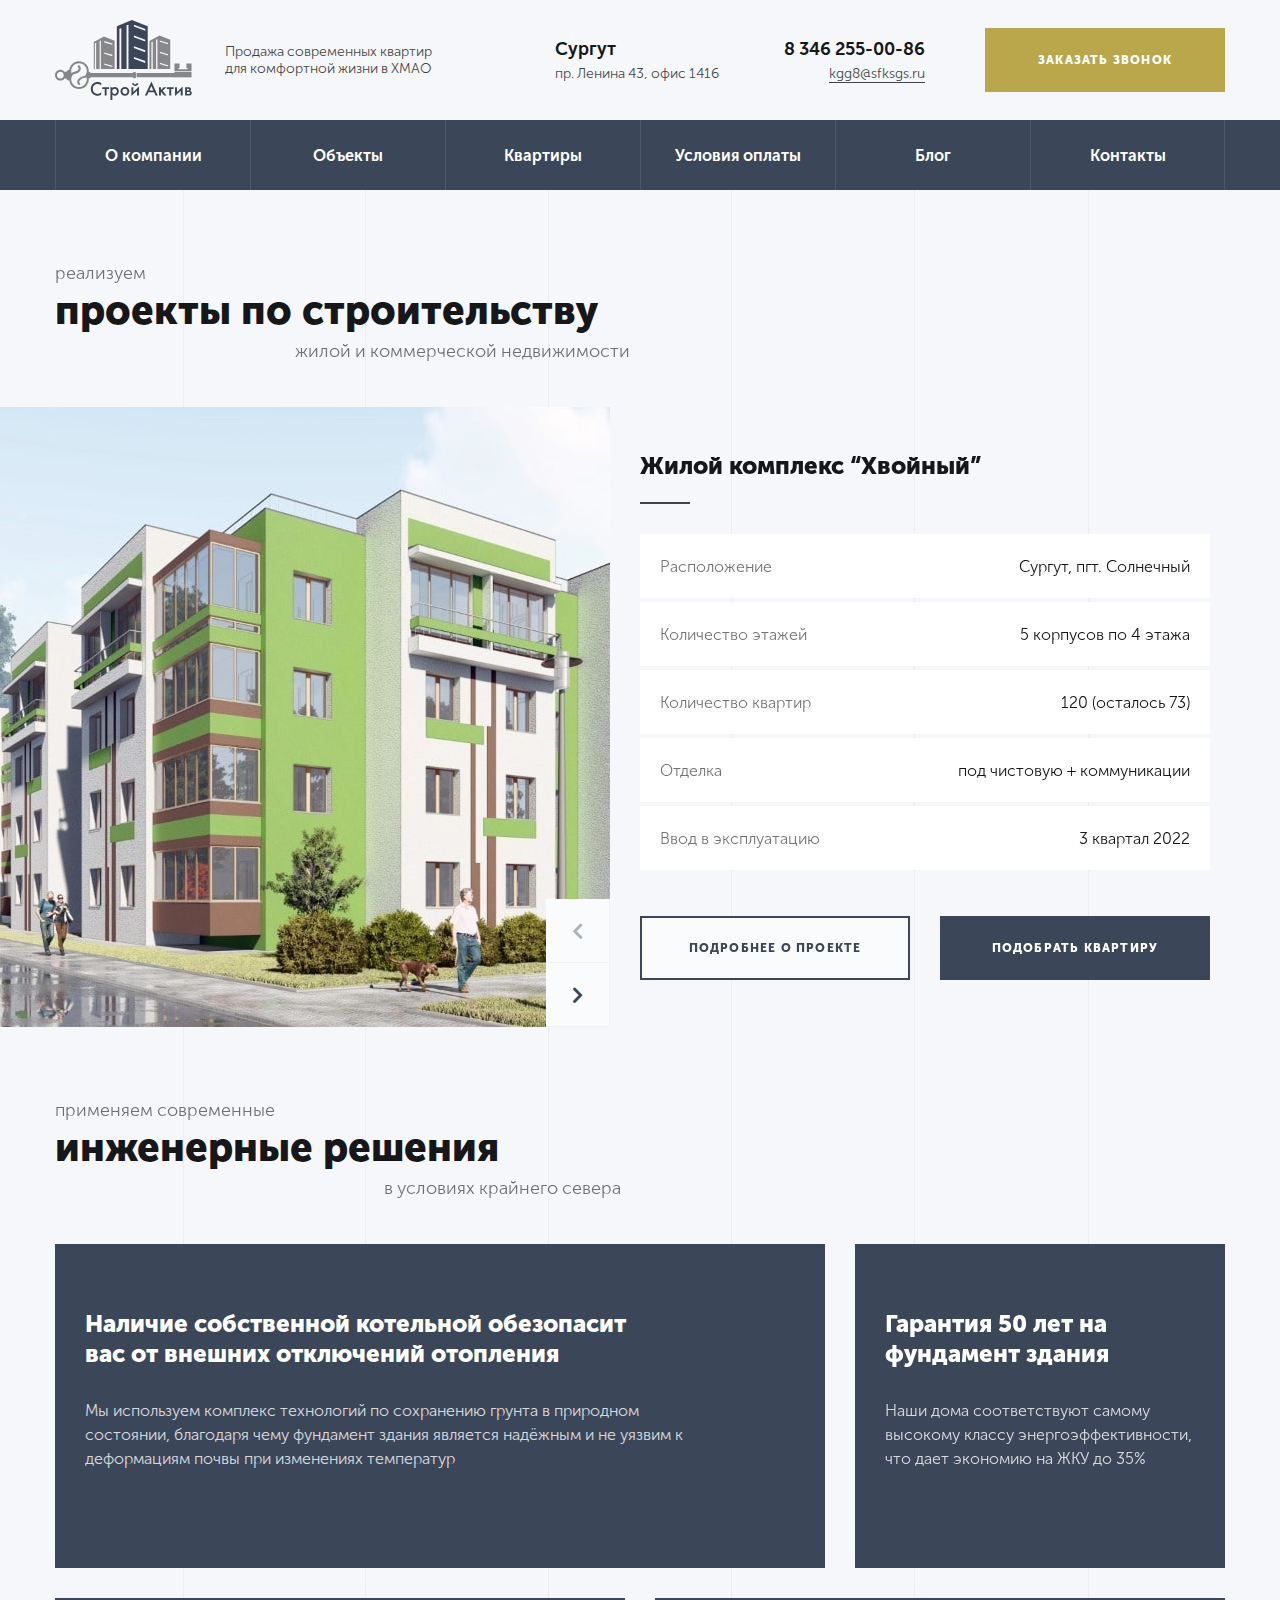
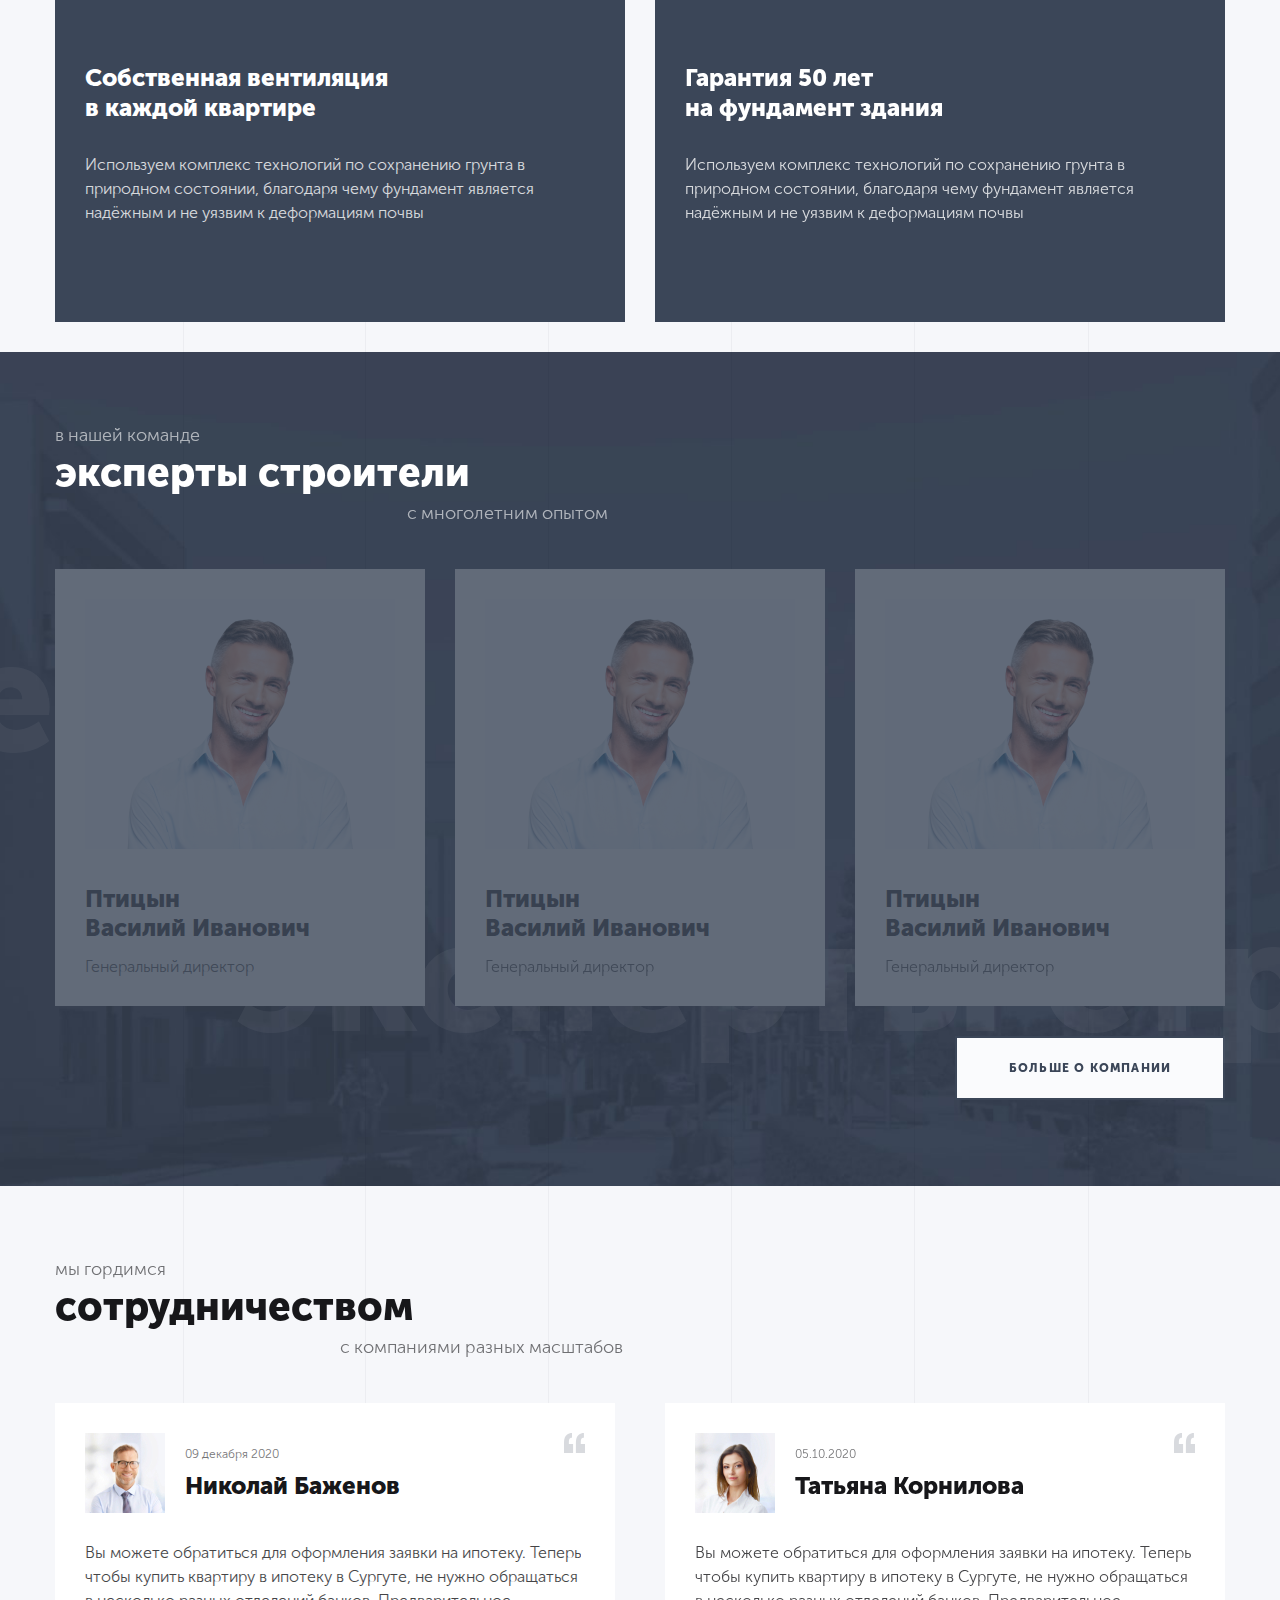
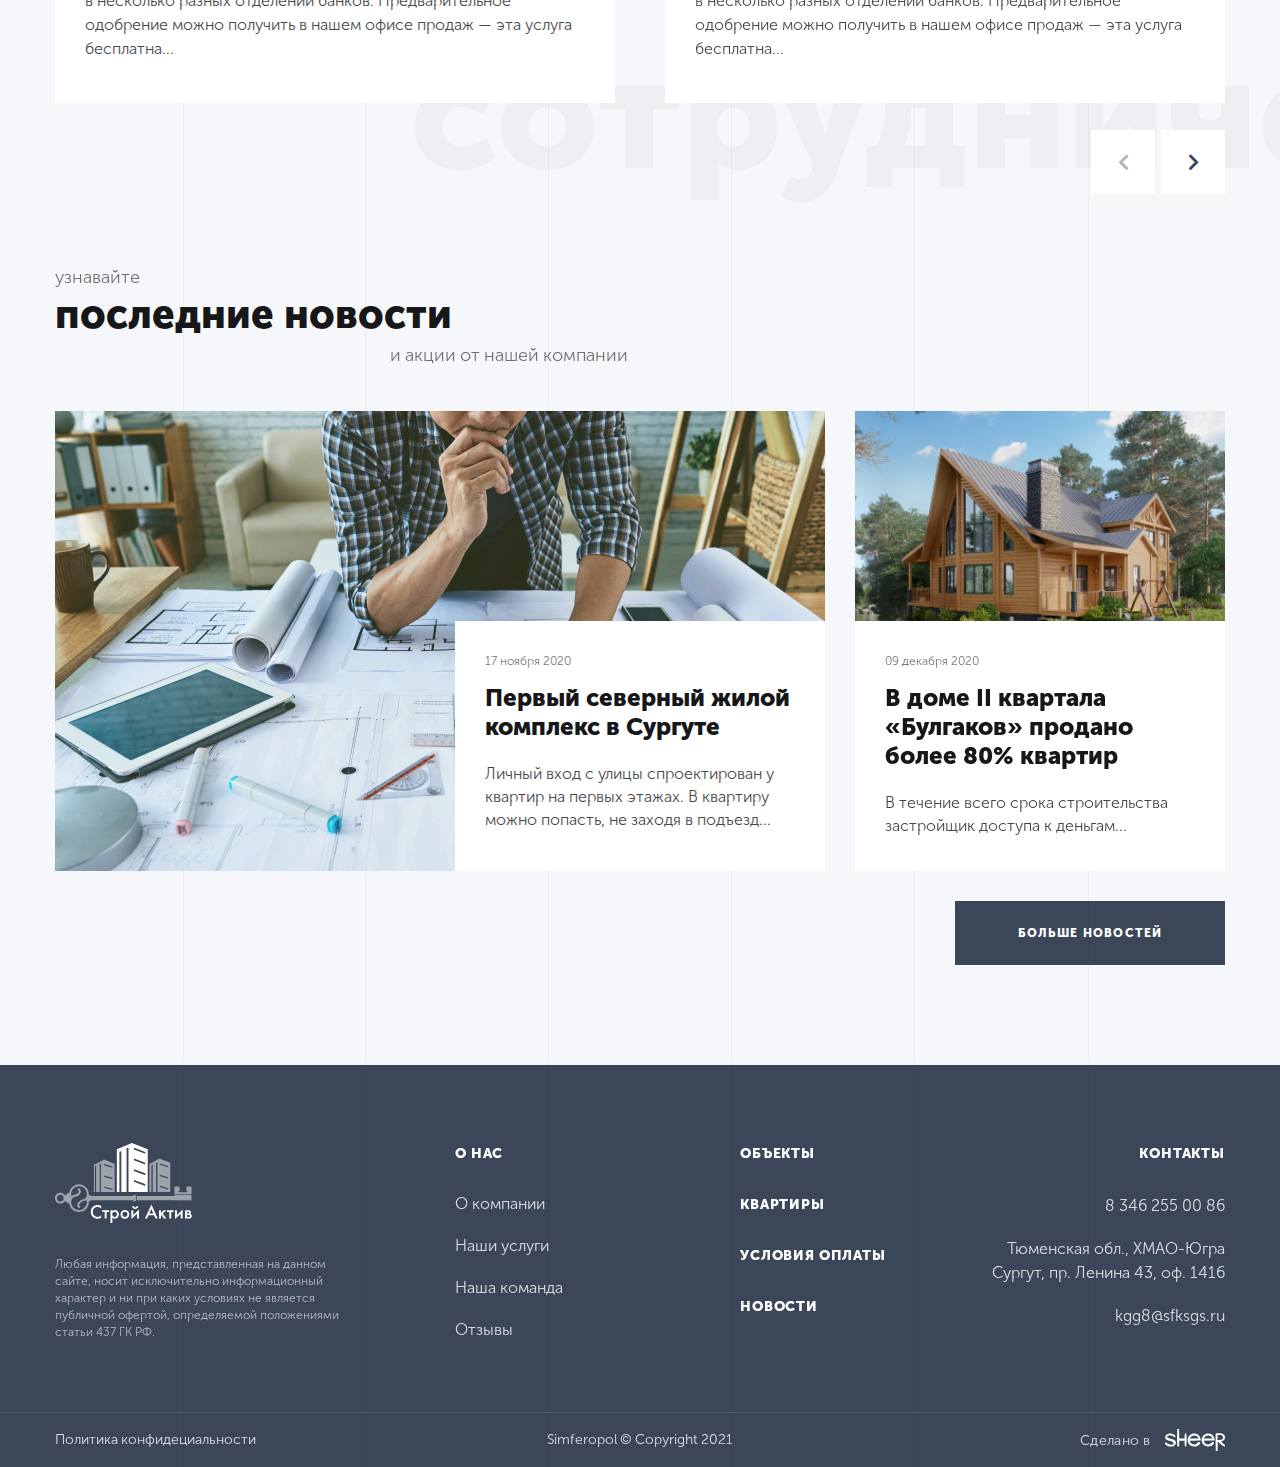
<file: index.html>
<!DOCTYPE html>
<!--[if lt IE 7]><html lang="ru" class="lt-ie9 lt-ie8 lt-ie7"><![endif]-->
<!--[if IE 7]><html lang="ru" class="lt-ie9 lt-ie8"><![endif]-->
<!--[if IE 8]><html lang="ru" class="lt-ie9"><![endif]-->
<!--[if gt IE 8]><!-->
<html lang="ru">
<!--<![endif]-->
<head>
	<meta charset="utf-8" />
	<title>Заголовок</title>
	<meta name="description" content="" />
	<meta http-equiv="X-UA-Compatible" content="IE=edge" />
	<meta name="viewport" content="width=device-width, initial-scale=1.0" />
	<link rel="shortcut icon" href="favicon.png" />
	<link rel="stylesheet" href="libs/bootstrap/bootstrap-grid.css" />
	<link rel="stylesheet" href="libs/fontawesome-free-5.12.0-web/css/all.min.css" />
	<link rel="stylesheet" href="libs/fancybox/jquery.fancybox.css" />
	<link rel="stylesheet" href="libs/slick-1.5.9/slick/slick.css" />
	<link rel="stylesheet" href="libs/slick-1.5.9/slick/slick-theme.css" />
	<link rel="stylesheet" href="css/fonts.css" />
	<link rel="stylesheet" href="css/main.css?ver=1.25" />
	<link rel="stylesheet" href="css/media.css?ver=1.25" />
</head>
<body>

	<div class="wrapper">

		<div class="lines-wrap">
			<div class="lines-wrap__item"></div>
			<div class="lines-wrap__item"></div>
			<div class="lines-wrap__item"></div>
			<div class="lines-wrap__item"></div>
			<div class="lines-wrap__item"></div>
			<div class="lines-wrap__item"></div>
		</div>

		<header class="header default">
			<div class="container header__top">
				<div class="row align-items-center">
					<div class="col-lg-5 col-4">
						<div class="logo-wrap">
							<a href="#" class="logo">
								<img src="img/logo.svg" alt="alt">
							</a>
							<div class="logo-descr">Продажа современных квартир для комфортной жизни в ХМАО</div>
						</div>
					</div>
					<div class="col-lg-2 hidden_tablet">
						<div class="header-contact">
							<div class="header-contact__value">Сургут</div>
							<p>пр. Ленина 43, офис 1416</p>
						</div>
					</div>
					<div class="col-lg-2 table_pl hidden_tablet">
						<div class="header-contact header-contact_right">
							<div class="header-contact__value"><a href="tel:+83462550086">8 346 255-00-86</a></div>
							<p><a href="tel:kgg8@sfksgs.ru">kgg8@sfksgs.ru</a></p>
						</div>
					</div>
					<div class="col-lg-3 col-8 header__right">
						<a href="#callback" class="btn-main btn-main_main fancybox">Заказать звонок</a>
						<a href="tel:+83462550086" class="phone-mob"><i class="fas fa-phone-alt"></i></a>
						<span class="btn_nav">
							<span class='sandwich'>
								<span class='sw-topper'></span>
								<span class='sw-bottom'></span>
								<span class='sw-footer'></span>
							</span>
						</span>
					</div>
				</div>
			</div>
			<div class="nav">
				<div class="container">
					<ul class="menu">
						<li><a href="#">О компании</a></li>
						<li><a href="#">Объекты</a></li>
						<li><a href="#">Квартиры</a></li>
						<li><a href="#">Условия оплаты</a></li>
						<li><a href="#">Блог</a></li>
						<li><a href="#">Контакты</a></li>
					</ul>
					<div class="nav__mob">
						<div class="header-contact">
							<div class="header-contact__value">Сургут</div>
							<p>пр. Ленина 43, офис 1416</p>
						</div>
						<div class="header-contact">
							<div class="header-contact__value"><a href="tel:+83462550086">8 346 255-00-86</a></div>
							<p><a href="tel:kgg8@sfksgs.ru">kgg8@sfksgs.ru</a></p>
						</div>
						<a href="#callback" class="btn-main btn-main_main fancybox">Заказать звонок</a>
					</div>
				</div>
			</div>
		</header>

		<div class="billbord">
			<div class="container">
				<div class="title-wrap title-wrap_section">
					<div class="descr-title">реализуем</div>
					<div class="title-section">проекты по строительству</div>
					<div class="descr-title">жилой и коммерческой недвижимости</div>
				</div>
				<ul class="slider-billbord">
					<li>
						<div class="slider-billbord__item">
							<div class="container">
								<div class="row align-items-center">
									<div class="col-lg-6">
										<div class="slider-billbord__image">
											<img src="img/billbord1.jpg" alt="alt">
										</div>
									</div>
									<div class="col-lg-6">
										<div class="slider-billbord__title">Жилой комплекс “Хвойный”</div>
										<div class="item-feature">
											<p>Расположение</p>
											<strong>Сургут, пгт. Солнечный</strong>
										</div>
										<div class="item-feature">
											<p>Количество этажей</p>
											<strong>5 корпусов по 4 этажа</strong>
										</div>
										<div class="item-feature">
											<p>Количество квартир</p>
											<strong>120 (осталось 73)</strong>
										</div>
										<div class="item-feature">
											<p>Отделка</p>
											<strong>под чистовую + коммуникации</strong>
										</div>
										<div class="item-feature">
											<p>Ввод в эксплуатацию</p>
											<strong>3 квартал 2022</strong>
										</div>
										<div class="slider-billbord__buttons">
											<a href="#" class="btn-main">Подробнее о проекте</a>
											<a href="#" class="btn-main btn-main_page">Подобрать квартиру</a>
										</div>
									</div>
								</div>
							</div>
						</div>
					</li>
					<li>
						<div class="slider-billbord__item">
							<div class="container">
								<div class="row align-items-center">
									<div class="col-lg-6">
										<div class="slider-billbord__image">
											<img src="img/billbord1.jpg" alt="alt">
										</div>
									</div>
									<div class="col-lg-6">
										<div class="slider-billbord__title">Жилой комплекс “Хвойный”</div>
										<div class="item-feature">
											<p>Расположение</p>
											<strong>Сургут, пгт. Солнечный</strong>
										</div>
										<div class="item-feature">
											<p>Количество этажей</p>
											<strong>5 корпусов по 4 этажа</strong>
										</div>
										<div class="item-feature">
											<p>Количество квартир</p>
											<strong>120 (осталось 73)</strong>
										</div>
										<div class="item-feature">
											<p>Отделка</p>
											<strong>под чистовую + коммуникации</strong>
										</div>
										<div class="item-feature">
											<p>Ввод в эксплуатацию</p>
											<strong>3 квартал 2022</strong>
										</div>
										<div class="slider-billbord__buttons">
											<a href="#" class="btn-main">Подробнее о проекте</a>
											<a href="#" class="btn-main btn-main_page">Подобрать квартиру</a>
										</div>
									</div>
								</div>
							</div>
						</div>
					</li>
				</ul>
			</div>
		</div>

		<div class="solition">
			<div class="container">
				<div class="title-wrap title-wrap_section">
					<div class="descr-title">применяем современные</div>
					<div class="title-section">инженерные решения</div>
					<div class="descr-title">в условиях крайнего севера</div>
				</div>
				<div class="row row_solition">
					<div class="col-lg-8 col-md-6">
						<a href="#modal-solution" class="item-solition fancybox">
							<span class="item-solition__image">
								<img src="img/solution1.jpg" alt="alt">
							</span>
							<span class="item-solition__name">Наличие собственной котельной обезопасит вас от внешних отключений отопления</span>
							<p>Мы используем комплекс технологий по сохранению грунта в природном состоянии, благодаря чему фундамент здания является надёжным и не уязвим к деформациям почвы при изменениях температур</p>
							<span class="link-block">Узнать больше</span>
						</a>
					</div>
					<div class="col-lg-4 col-md-6">
						<a href="#modal-solution" class="item-solition fancybox">
							<span class="item-solition__image">
								<img src="img/solution1.jpg" alt="alt">
							</span>
							<span class="item-solition__name">Гарантия 50 лет на фундамент здания</span>
							<p>Наши дома соответствуют самому высокому классу энергоэффективности, что  дает экономию на ЖКУ до 35%</p>
							<span class="link-block">Узнать больше</span>
						</a>
					</div>
					<div class="col-lg-6 col-md-6">
						<a href="#modal-solution" class="item-solition fancybox">
							<span class="item-solition__image">
								<img src="img/solution1.jpg" alt="alt">
							</span>
							<span class="item-solition__name">Собственная вентиляция <br>в каждой квартире</span>
							<p>Используем комплекс технологий по сохранению грунта в природном состоянии, благодаря чему фундамент является надёжным и не уязвим к деформациям почвы</p>
							<span class="link-block">Узнать больше</span>
						</a>
					</div>
					<div class="col-lg-6 col-md-6">
						<a href="#modal-solution" class="item-solition fancybox">
							<span class="item-solition__image">
								<img src="img/solution1.jpg" alt="alt">
							</span>
							<span class="item-solition__name">Гарантия 50 лет <br>на фундамент здания</span>
							<p>Используем комплекс технологий по сохранению грунта в природном состоянии, благодаря чему фундамент является надёжным и не уязвим к деформациям почвы</p>
							<span class="link-block">Узнать больше</span>
						</a>
					</div>
				</div>
			</div>
		</div>

		<div class="team">
			<div class="container">
				<div class="title-wrap title-wrap_section">
					<div class="descr-title">в нашей команде</div>
					<div class="title-section">эксперты строители</div>
					<div class="descr-title">с многолетним опытом</div>
				</div>
				<div class="text-bg text-bg_1">эксперты строители</div>
				<div class="text-bg text-bg_2">эксперты строители</div>
				<ul class="slider-team">
					<li>
						<div class="item-team">
							<div class="item-team__image">
								<img src="img/team1.png" alt="alt">
							</div>
							<div class="item-team__name">Птицын <br>Василий Иванович</div>
							<div class="item-team__descr">Генеральный директор</div>
						</div>
					</li>
					<li>
						<div class="item-team">
							<div class="item-team__image">
								<img src="img/team1.png" alt="alt">
							</div>
							<div class="item-team__name">Птицын <br>Василий Иванович</div>
							<div class="item-team__descr">Генеральный директор</div>
						</div>
					</li>
					<li>
						<div class="item-team">
							<div class="item-team__image">
								<img src="img/team1.png" alt="alt">
							</div>
							<div class="item-team__name">Птицын <br>Василий Иванович</div>
							<div class="item-team__descr">Генеральный директор</div>
						</div>
					</li>
				</ul>
				<div class="team__bottom">
					<a href="#" class="btn-main">Больше о компании</a>
				</div>
			</div>
		</div>

		<div class="reviews">
			<div class="container">
				<div class="title-wrap title-wrap_section">
					<div class="descr-title">мы гордимся</div>
					<div class="title-section">сотрудничеством</div>
					<div class="descr-title">с компаниями разных масштабов</div>
				</div>
				<div class="text-bg text-bg_3">сотрудничеством</div>
				<ul class="slider-reviews arrows_right">
					<li>
						<div class="item-review">
							<div class="item-review__head">
								<div class="item-review__image">
									<img src="img/review1.jpg" alt="alt">
								</div>
								<div class="item-review__right">
									<div class="item-review__date">09 декабря 2020</div>
									<div class="item-review__name">Николай Баженов</div>
								</div>
							</div>
							<p>Вы можете обратиться для оформления заявки на ипотеку. Теперь чтобы купить квартиру в ипотеку в Сургуте, не нужно обращаться в несколько разных отделений банков. Предварительное одобрение можно получить в нашем офисе продаж — эта услуга бесплатна...</p>
						</div>
					</li>
					<li>
						<div class="item-review">
							<div class="item-review__head">
								<div class="item-review__image">
									<img src="img/review2.jpg" alt="alt">
								</div>
								<div class="item-review__right">
									<div class="item-review__date">05.10.2020</div>
									<div class="item-review__name">Татьяна Корнилова</div>
								</div>
							</div>
							<p>Вы можете обратиться для оформления заявки на ипотеку. Теперь чтобы купить квартиру в ипотеку в Сургуте, не нужно обращаться в несколько разных отделений банков. Предварительное одобрение можно получить в нашем офисе продаж — эта услуга бесплатна...</p>
						</div>
					</li>
					<li>
						<div class="item-review">
							<div class="item-review__head">
								<div class="item-review__image">
									<img src="img/review1.jpg" alt="alt">
								</div>
								<div class="item-review__right">
									<div class="item-review__date">09 декабря 2020</div>
									<div class="item-review__name">Николай Баженов</div>
								</div>
							</div>
							<p>Вы можете обратиться для оформления заявки на ипотеку. Теперь чтобы купить квартиру в ипотеку в Сургуте, не нужно обращаться в несколько разных отделений банков. Предварительное одобрение можно получить в нашем офисе продаж — эта услуга бесплатна...</p>
						</div>
					</li>
				</ul>
			</div>
		</div>

		<div class="news">
			<div class="container">
				<div class="title-wrap title-wrap_section">
					<div class="descr-title">узнавайте</div>
					<div class="title-section">последние новости</div>
					<div class="descr-title">и акции от нашей компании</div>
				</div>
				<div class="row row_news">
					<div class="col-lg-8 col-md-6 col-sm-6">
						<a href="#" class="item-news">
							<span class="item-news__image">
								<img src="img/news_page1.jpg" alt="alt">
							</span>
							<span class="item-news__content">
								<span class="item-news__data">17 ноября 2020</span>
								<span class="item-news__name">Первый северный жилой комплекс в Сургуте </span>
								<span class="item-news__text">Личный вход с улицы спроектирован у квартир на первых этажах. В квартиру можно попасть, не заходя в подъезд...</span>
							</span>
						</a>
					</div>
					<div class="col-lg-4 col-md-6 col-sm-6">
						<a href="#" class="item-news">
							<span class="item-news__image">
								<img src="img/news_page2.jpg" alt="alt">
							</span>
							<span class="item-news__content">
								<span class="item-news__data">09 декабря 2020</span>
								<span class="item-news__name">В доме II квартала «Булгаков» продано более 80% квартир</span>
								<span class="item-news__text">В течение всего срока строительства застройщик доступа к деньгам...</span>
							</span>
						</a>
					</div>
				</div>
				<div class="news__button">
					<a href="#" class="btn-main btn-main_page">Больше новостей</a>
				</div>
			</div>
		</div>

		<footer class="footer">
			<div class="container">
				<div class="row footer__row">
					<div class="col-lg-4 col-6">
						<a href="#" class="logo">
							<img src="img/logo2.svg" alt="alt">
						</a>
						<div class="logo-footer-text">Любая информация, представленная на данном сайте, носит исключительно информационный характер и ни при каких условиях не является публичной офертой, определяемой положениями статьи 437 ГК РФ.</div>
					</div>
					<div class="col-lg-3 col-6">
						<div class="title-footer">О нас <i class="far fa-plus"></i></div>
						<div class="footer-content">
							<ul class="footer-list">
								<li><a href="#">О компании</a></li>
								<li><a href="#">Наши услуги</a></li>
								<li><a href="#">Наша команда</a></li>
								<li><a href="#">Отзывы</a></li>
							</ul>
						</div>
					</div>
					<div class="col-lg-2 col-6 col_pl">
						<div class="title-footer title-footer_mob">Объекты <i class="far fa-plus"></i></div>
						<div class="footer-content">
							<ul class="footer-nav">
								<li><a href="#">Объекты</a></li> 
								<li><a href="#">Квартиры</a></li> 
								<li><a href="#">Условия оплаты</a></li>
								<li><a href="#">Новости</a></li>
							</ul>
						</div>
					</div> 
					<div class="col-lg-3 col-6 footer__right">
						<div class="title-footer">Контакты <i class="far fa-plus"></i></div>
						<div class="footer-content">
							<p><a href="tel:+83462550086">8 346 255 00 86</a></p>
							<br>
							<p>Тюменская обл., ХМАО-Югра </p>
							<p>Сургут, пр. Ленина 43, оф. 1416</p>
							<br>
							<p><a href="mailto:kgg8@sfksgs.ru">kgg8@sfksgs.ru</a></p>
						</div>
					</div>
				</div>
			</div>
			<div class="footer__bottom">
				<div class="container">
					<div class="row align-items-center">
						<div class="col-md-4">
							<p><a href="#">Политика конфидециальности</a></p>
						</div>
						<div class="col-md-4 col_copyright">
							<p>Simferopol © Copyright 2021</p>
						</div>
						<div class="col-md-4">
							<div class="create">Сделано в <img src="img/copy.svg" alt="alt"></div>
						</div>
					</div>
				</div>
			</div>
		</footer>
		
	</div>

	<div id="callback" class="modal-block">
		<div class="modal-wrap">
			<div class="title-form">Заполните форму</div>
			<div class="descr-form">и наш менеджер свяжется с вами в течение 30 минут</div>
			<form>
				<div class="item-form">
					<input type="text" required="required">
					<div class="item-form__placeholder">Введите ваше имя</div>
				</div>
				<div class="item-form">
					<input type="text" required="required" class="input-phone">
					<div class="item-form__placeholder">Введите ваш телефон</div>
				</div>
				<button class="btn-main btn-main_main" type="submit">заказать звонок</button>
				<div class="checkbox">
					<label>
						<input type="checkbox" required="required" checked="checked" />
						<span>Я согласен с условиями <a href="#">обработки персональных данных</a></span>
					</label>
				</div>
			</form>
		</div>
	</div>

	<div id="modal-solution" class="modal-block">
		<div class="solution-modal">
			<div class="title-middle">Гарантия 50 лет на укреплённый фундамент здания <br>в условиях вечной мерзлоты</div>
			<div class="solution-modal__image">
				<img src="img/modal_solution.jpg" alt="alt">
			</div>
			<p>В зависимости от конструктивных и технологических особенностей зданий и сооружений, а также инженерно-геокриологических условий применяется один из следующих принципов использования вечномерзлых грунтов в качестве основания сооружений:</p>
			<ul>
				<li>Принцип I – многолетнемерзлые грунты основания остаются в мерзлом состоянии в течение всего периода эксплуатации сооружения;</li>
				<li>Принцип II – использование в качестве основания предварительно оттаявших грунтов или грунтов оттаивающих в период эксплуатации сооружения.</li>
			</ul>
			<p>Для объектов на вечномерзлых грунтах проектируются фундаменты на подсыпках из песчаного грунта с теплоизоляцией, что значительно снижает затраты денег и труда на строительство, но при этом сохраняется высокая надежность зданий и сооружений. Подсыпки под фундаменты зданий сооружаются из песка, щебня, гравий, гравийно- и щебеночно-песчаных смесей. Для возведения  объектов на подсыпках в условиях вечной мерзлоты распространены ленточные фундаменты, как наиболее надежные и лучше  воспринимающие неравномерные деформации, которые необходимо учитывать на стадии проектирования.</p>
			<p>Деформации при промерзании-оттаивании материала подсыпки ниже подошвы фундамента могут быть вызваны следующими факторами:</p>
			<ul>
				<li>В материале подсыпки могут оказаться глинистые примеси в количестве выше допустимых, что при промерзании подсыпки вызовет ее пучение;</li>
				<li>Материал подсыпки может быть недостаточно уплотнен, что при передаче на него полезной нагрузки вызовет неравномерные осадки.</li>
			</ul>
			<p>В проекты объектов в условиях вечной мерзлоты в качестве теплоизоляции фундаментов целесообразно закладывать пеноплекс. В течение многих лет накоплен успешный опыт проектирования, строительства и эксплуатации фундаментов на подсыпках в районах Крайнего Севера по принципу I (сохранение мерзлого состояния грунтов на весь период эксплуатации) с применением пеноплекс. Наличие этой высококачественной теплоизоляции в теле подсыпки существенно снижает мощность (толщину) подсыпки и увеличивает надежность вечномерзлых оснований.</p>
			<div class="solution-modal__bottom">
				<a href="#" class="btn-main btn-main_main">Смотреть 3d тур</a>
				<a href="#" class="item-doc">
					<span class="item-doc__content">
						<span class="item-doc__name">Смотреть проектную декларацию</span>
					</span>
					<span class="item-doc__icon">
						<span class="item-doc__format">pdf</span>
					</span>
				</a>
			</div>
			<p>Для объектов на вечномерзлых грунтах проектируются фундаменты на подсыпках из песчаного грунта с теплоизоляцией, что значительно снижает затраты денег и труда на строительство, но при этом сохраняется высокая надежность зданий и сооружений. Подсыпки под фундаменты зданий сооружаются из песка, щебня, гравий, гравийно- и щебеночно-песчаных смесей. Для возведения  объектов на подсыпках в условиях вечной мерзлоты распространены ленточные фундаменты, как наиболее надежные и лучше  воспринимающие неравномерные деформации, которые необходимо учитывать на стадии проектирования.</p>
			<p>Деформации при промерзании-оттаивании материала подсыпки ниже подошвы фундамента могут быть вызваны следующими факторами:</p>
			<ul>
				<li>В материале подсыпки могут оказаться глинистые примеси в количестве выше допустимых, что при промерзании подсыпки вызовет ее пучение;</li>
				<li>Материал подсыпки может быть недостаточно уплотнен, что при передаче на него полезной нагрузки вызовет неравномерные осадки.</li>
			</ul>
		</div>
	</div>
	<!--[if lt IE 9]>
	<script src="libs/html5shiv/es5-shim.min.js"></script>
	<script src="libs/html5shiv/html5shiv.min.js"></script>
	<script src="libs/html5shiv/html5shiv-printshiv.min.js"></script>
	<script src="libs/respond/respond.min.js"></script>
<![endif]-->
<script src="libs/jquery/jquery-1.11.1.min.js"></script>
<script src="libs/jquery-mousewheel/jquery.mousewheel.min.js"></script>
<script src="libs/fancybox/jquery.fancybox.pack.js"></script>
<script src="libs/slick-1.5.9/slick/slick.min.js"></script>
<script src="libs/scroll2id/PageScroll2id.min.js"></script>
<script src="libs/mask/jquery.maskedinput.js"></script>
<script src="libs/sly/sly.js"></script>
<script src="libs/jQueryFormStyler-master/jquery.formstyler.min.js"></script>
<script src="js/common.js?ver=1.25"></script>
<!-- Yandex.Metrika counter --><!-- /Yandex.Metrika counter -->
<!-- Google Analytics counter --><!-- /Google Analytics counter -->
</body>
</html>
</file>
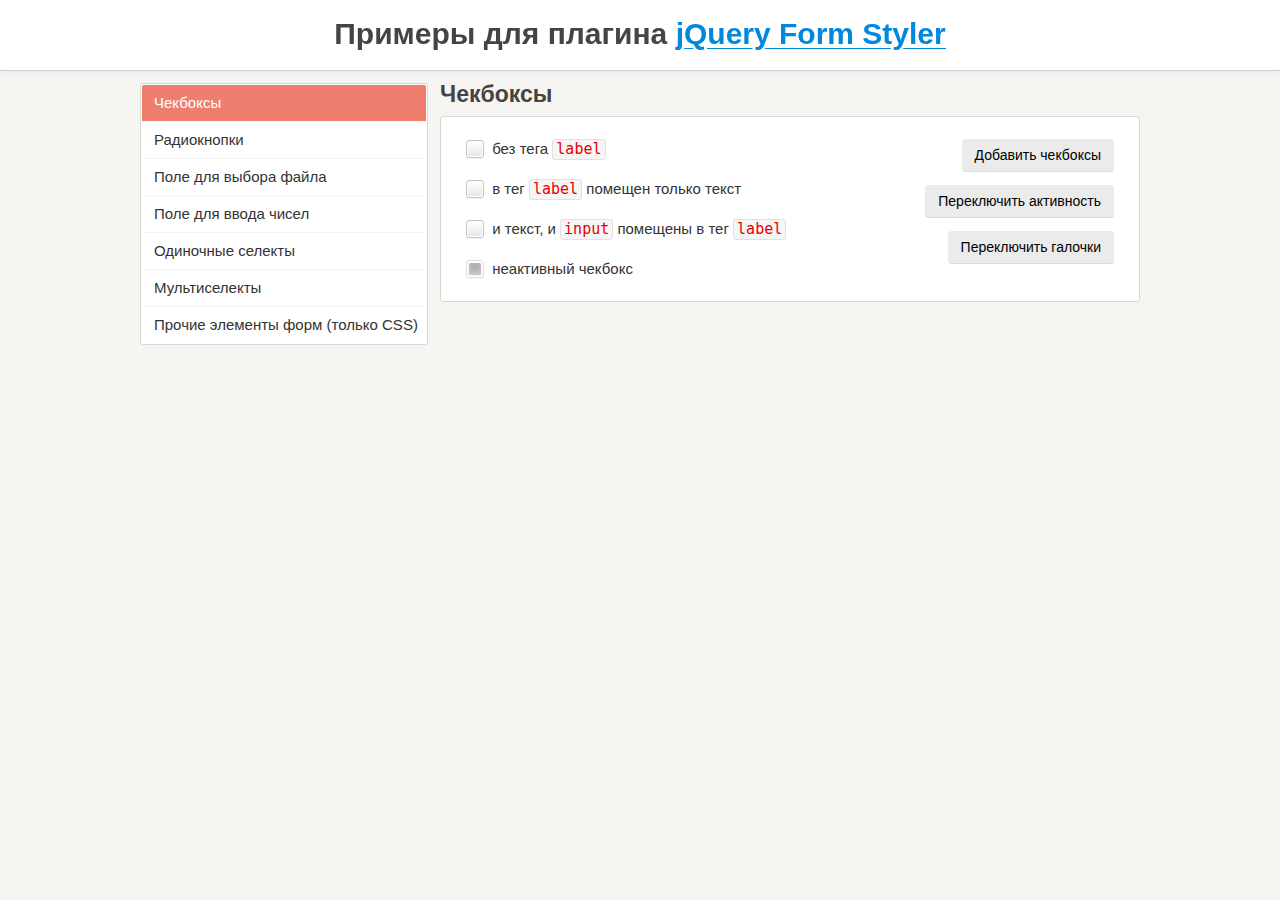
<file: libs/jQueryFormStyler-master/demo/index.html>
<!DOCTYPE html>
<html>
<head>
	<meta charset="utf-8" />
	<meta name="viewport" content="width=device-width, initial-scale=1.0" />
	<title>Примеры для плагина jQuery Form Styler</title>
	<link href="demo.css" rel="stylesheet" />
	<link href="../jquery.formstyler.css" rel="stylesheet" />
	<script src="http://ajax.googleapis.com/ajax/libs/jquery/1.11.3/jquery.min.js"></script>
	<script src="../jquery.formstyler.js"></script>
	<script>
		(function($) {
		$(function() {
			$('input, select').styler({
				selectSearch: true
			});
		});
		})(jQuery);
	</script>
	<script src="demo.js"></script>
</head>

<body>

<h1>Примеры для плагина <a href="http://dimox.name/jquery-form-styler/">jQuery Form Styler</a></h1>

<form method="post">
<div class="wrapper">

	<ul class="menu">
		<li class="current" data-hash="checkbox">Чекбоксы</li>
		<li data-hash="radio">Радиокнопки</li>
		<li data-hash="file">Поле для выбора файла</li>
		<li data-hash="number">Поле для ввода чисел</li>
		<li data-hash="select">Одиночные селекты</li>
		<li data-hash="multiselect">Мультиселекты</li>
		<li data-hash="css">Прочие элементы форм (только CSS)</li>
	</ul>

	<div class="content">

		<div class="box visible">
			<h2>Чекбоксы</h2>

			<div class="section lh">
				<div class="buttons">
					<button type="submit" class="button  add-checkbox">Добавить чекбоксы</button>
					<button type="submit" class="button  disable-input">Переключить активность</button>
					<button type="submit" class="button  check">Переключить галочки</button>
				</div>
				<input type="checkbox" /> без тега <code>label</code><br />
				<span id="r"><input type="checkbox" id="checkbox1" /></span> <label for="checkbox1"> в тег <code>label</code> помещен только текст</label><br />
				<label><input type="checkbox" /> и текст, и <code>input</code> помещены в тег <code>label</code></label><br />
				<label><input type="checkbox" disabled checked /> неактивный чекбокс</label>
			</div><!-- .section -->
		</div><!-- .box -->

		<div class="box">
			<h2>Радиокнопки</h2>

			<div class="section lh">
				<div class="buttons">
					<button type="submit" class="button  add-radio">Добавить радиокнопки</button>
					<button type="submit" class="button  disable-input">Переключить активность</button>
				</div>
				<input type="radio" name="radio" /> без тега <code>label</code><br />
				<input type="radio" name="radio" id="radio1" /> <label for="radio1"> в тег <code>label</code> помещен только текст</label><br />
				<label><input type="radio" name="radio" /> и текст, и <code>input</code> помещены в тег <code>label</code></label><br />
				<label><input type="radio" name="radio" disabled /> неактивная радиокнопка</label>
			</div><!-- .section -->
		</div><!-- .box -->

		<div class="box">
			<h2>Поле для выбора файла</h2>

			<div class="section">
				<div class="buttons">
					<button type="submit" class="button  add-file">Добавить поле</button>
					<button type="submit" class="button  disable-input">Переключить активность</button>
				</div>
				<input type="file" />
			</div><!-- .section -->
		</div><!-- .box -->

		<div class="box">
			<h2>Поле для ввода чисел</h2>

			<div class="section">
				<div class="buttons">
					<button type="submit" class="button  add-number">Добавить поле</button>
					<button type="submit" class="button  disable-input">Переключить активность</button>
				</div>
				<p>Поле без атрибутов.</p>
				<input type="number" />
			</div><!-- .section -->

			<div class="section">
				<p>Поле с атрибутами <code>min="0" max="100" step="5"</code>.</p>
				<input type="number" min="0" max="100" step="5" />
			</div><!-- .section -->

			<div class="section  number-plus-minus">
			<p>Другой вид переключателей.</p>
				<input type="number" />
			</div><!-- .section -->
		</div><!-- .box -->

		<div class="box">

			<h2>Одиночные селекты</h2>

			<p style="color: #43C617">По умолчанию ширина селекта на этой странице установлена 250 пикселей.</p>

			<div class="section">
				<div class="buttons">
					<button type="submit" class="button  add-select">Добавить селект</button>
					<button type="submit" class="button  add-options">Добавить пункты в список</button>
					<button type="submit" class="button  disable-select">Переключить активность селекта</button>
					<button type="submit" class="button  disable-options">Переключить активность пунктов</button>
				</div>
				<p><strong>Простой селект</strong> с несколькими пунктами, <br />один из них неактивный.</p>
				<select>
					<option>-- Выберите --</option>
					<option>Пункт 1</option>
					<option>Пункт 2</option>
					<option disabled>Пункт 3</option>
					<option>Пункт 4</option>
					<option>Пункт 5</option>
				</select>
			</div><!-- .section -->

			<div class="section">

				<p>Селект <strong>без заданной ширины</strong>, имеющий пункт <strong>с длинным текстом</strong>.</p>
				<select class="width-auto">
					<option>-- Выберите --</option>
					<option>Пункт 1</option>
					<option>Пункт 2</option>
					<option>Какой-то пункт с очень-очень-очень длинным-длинным-длинным текстом</option>
					<option>Пункт 4</option>
					<option>Пункт 5</option>
				</select>

				<br /><br />

				<p>Селект <strong>с шириной 200 пикселей</strong>, имеющий пункт <strong>с длинным текстом</strong>.</p>
				<select class="width-200">
					<option>-- Выберите --</option>
					<option>Пункт 1</option>
					<option>Пункт 2</option>
					<option>Какой-то пункт с очень-очень-очень длинным-длинным-длинным текстом</option>
					<option>Пункт 4</option>
					<option>Пункт 5</option>
				</select>

			</div><!-- .section -->

			<div class="section">

				<div class="sec maxheight">
					<p>Выпадающий список этого селекта <br /><strong>органичен по высоте</strong>.</p>
					<select>
						<option>-- Выберите --</option>
						<option>Пункт 1</option>
						<option>Пункт 2</option>
						<option>Пункт 3</option>
						<option>Пункт 4</option>
						<option>Пункт 5</option>
						<option>Пункт 6</option>
						<option>Пункт 7</option>
						<option>Пункт 8</option>
						<option>Пункт 9</option>
						<option>Пункт 10</option>
						<option>Пункт 11</option>
						<option>Пункт 12</option>
						<option>Пункт 13</option>
						<option>Пункт 14</option>
						<option>Пункт 15</option>
						<option>Пункт 16</option>
						<option>Пункт 17</option>
						<option>Пункт 18</option>
						<option>Пункт 19</option>
						<option>Пункт 20</option>
						<option>Пункт 21</option>
						<option>Пункт 22</option>
						<option>Пункт 23</option>
						<option>Пункт 24</option>
						<option>Пункт 25</option>
						<option>Пункт 26</option>
						<option>Пункт 27</option>
						<option>Пункт 28</option>
						<option>Пункт 29</option>
						<option>Пункт 30</option>
					</select>
				</div><!-- .sec -->

				<div class="sec">
					<p>Селект <strong>с длинным списком</strong>, не ограниченным максимальной высотой.</p>
					<select>
						<option>-- Выберите --</option>
						<option>Пункт 1</option>
						<option>Пункт 2</option>
						<option>Пункт 3</option>
						<option>Пункт 4</option>
						<option>Пункт 5</option>
						<option>Пункт 6</option>
						<option>Пункт 7</option>
						<option>Пункт 8</option>
						<option>Пункт 9</option>
						<option>Пункт 10</option>
						<option>Пункт 11</option>
						<option>Пункт 12</option>
						<option>Пункт 13</option>
						<option>Пункт 14</option>
						<option>Пункт 15</option>
						<option>Пункт 16</option>
						<option>Пункт 17</option>
						<option>Пункт 18</option>
						<option>Пункт 19</option>
						<option>Пункт 20</option>
						<option>Пункт 21</option>
						<option>Пункт 22</option>
						<option>Пункт 23</option>
						<option>Пункт 24</option>
						<option>Пункт 25</option>
						<option>Пункт 26</option>
						<option>Пункт 27</option>
						<option>Пункт 28</option>
						<option>Пункт 29</option>
						<option>Пункт 30</option>
						<option>Пункт 31</option>
						<option>Пункт 32</option>
						<option>Пункт 33</option>
						<option>Пункт 34</option>
						<option>Пункт 35</option>
						<option>Пункт 36</option>
						<option>Пункт 37</option>
						<option>Пункт 38</option>
						<option>Пункт 39</option>
						<option>Пункт 40</option>
						<option>Пункт 41</option>
						<option>Пункт 42</option>
						<option>Пункт 43</option>
						<option>Пункт 44</option>
						<option>Пункт 45</option>
						<option>Пункт 46</option>
						<option>Пункт 47</option>
						<option>Пункт 48</option>
						<option>Пункт 49</option>
						<option>Пункт 50</option>
						<option>Пункт 51</option>
						<option>Пункт 52</option>
						<option>Пункт 53</option>
						<option>Пункт 54</option>
						<option>Пункт 55</option>
						<option>Пункт 56</option>
						<option>Пункт 57</option>
						<option>Пункт 58</option>
						<option>Пункт 59</option>
						<option>Пункт 60</option>
						<option>Пункт 61</option>
						<option>Пункт 62</option>
						<option>Пункт 63</option>
						<option>Пункт 64</option>
						<option>Пункт 65</option>
						<option>Пункт 66</option>
						<option>Пункт 67</option>
						<option>Пункт 68</option>
						<option>Пункт 69</option>
						<option>Пункт 70</option>
						<option>Пункт 71</option>
						<option>Пункт 72</option>
						<option>Пункт 73</option>
						<option>Пункт 74</option>
						<option>Пункт 75</option>
						<option>Пункт 76</option>
						<option>Пункт 77</option>
						<option>Пункт 78</option>
						<option>Пункт 79</option>
						<option>Пункт 80</option>
						<option>Пункт 81</option>
						<option>Пункт 82</option>
						<option>Пункт 83</option>
						<option>Пункт 84</option>
						<option>Пункт 85</option>
						<option>Пункт 86</option>
						<option>Пункт 87</option>
						<option>Пункт 88</option>
						<option>Пункт 89</option>
						<option>Пункт 90</option>
						<option>Пункт 91</option>
						<option>Пункт 92</option>
						<option>Пункт 93</option>
						<option>Пункт 94</option>
						<option>Пункт 95</option>
						<option>Пункт 96</option>
						<option>Пункт 97</option>
						<option>Пункт 98</option>
						<option>Пункт 99</option>
						<option>Пункт 100</option>
					</select>
				</div><!-- .sec -->

			</div><!-- .section -->

			<div class="section">

				<div class="sec">
					<p>Проверяем, правильное ли значение передается при изменении. У оригинального селекта прописано: <code>onchange="alert(this.value)"</code>.</p>
					<select onchange="alert(this.value)">
						<option>-- Выберите --</option>
						<option>Пункт 1</option>
						<option>Пункт 2</option>
						<option>Пункт 3</option>
						<option>Пункт 4</option>
						<option>Пункт 5</option>
					</select>
				</div><!-- .sec -->

				<div class="sec">
					<p>Селект <strong>с замещающим текстом</strong> (placeholder). Текст "-- Выберите --" задан не через тег <code>option</code>, а через атрибут <code>data-placeholder</code>.</p>
					<select data-placeholder="-- Выберите --">
						<option label="-"></option>
						<option>Пункт 1</option>
						<option>Пункт 2</option>
						<option>Пункт 3</option>
						<option>Пункт 4</option>
						<option>Пункт 5</option>
					</select>
				</div><!-- .sec -->

			</div><!-- .section -->

			<div class="section">

				<div class="sec">
					<p>Селект <strong>с группировкой пунктов</strong> <br />(используется тег <code>optgroup</code>), один из них неактивный.</p>
					<select>
						<option>-- Выберите --</option>
						<optgroup label="Группа 1">
							<option>Пункт 1.1</option>
							<option>Пункт 1.2</option>
							<option>Пункт 1.3</option>
						</optgroup>
						<optgroup label="Группа 2">
							<option>Пункт 2.1</option>
							<option disabled>Пункт 2.2</option>
							<option>Пункт 2.3</option>
						</optgroup>
					</select>
				</div><!-- .sec -->

				<div class="sec">
					<p>Селект с выделением групп <strong>разными цветами</strong> (указаны классы <code>.color1</code> и <code>.color2</code> для <code>optgroup</code>).</p>
					<select>
						<option>-- Выберите --</option>
						<optgroup label="Группа 1" class="color1">
							<option>Пункт 1.1</option>
							<option>Пункт 1.2</option>
							<option>Пункт 1.3</option>
						</optgroup>
						<optgroup label="Группа 2" class="color2">
							<option>Пункт 2.1</option>
							<option>Пункт 2.2</option>
							<option>Пункт 2.3</option>
						</optgroup>
					</select>
				</div><!-- .sec -->

			</div><!-- .section -->

			<div class="section">

				<div class="sec showChanged">
					<p>Показываем, что селект изменен, используя класс <code>.changed</code> (появляется зеленая обводка).</p>
					<select>
						<option>-- Выберите --</option>
						<option>Пункт 1</option>
						<option>Пункт 2</option>
						<option>Пункт 3</option>
						<option>Пункт 4</option>
						<option>Пункт 5</option>
					</select>
				</div><!-- .sec -->

				<div class="sec lang">
					<p>Класс, указаннный для <code>option</code>, передается свернутом селекту, благодаря чему мы в нем видим флаг.</p>
					<select>
						<option>-- Выберите язык --</option>
						<option class="lang-en">Английский</option>
						<option class="lang-es">Испанский</option>
						<option class="lang-de">Немецкий</option>
						<option class="lang-ru">Русский</option>
						<option class="lang-fr">Французский</option>
					</select>
				</div><!-- .sec -->

			</div><!-- .section -->

			<br /><br /><br /><br /><br /><br /><br /><br /><br /><br />

		</div><!-- .box -->

		<div class="box">

			<h2>Мультиселекты</h2>

			<div class="section">
				<div class="buttons">
					<button type="submit" class="button  add-select  multiple">Добавить селект</button>
					<button type="submit" class="button  add-options">Добавить пункты в список</button>
					<button type="submit" class="button  disable-select">Переключить активность селекта</button>
					<button type="submit" class="button  disable-options">Переключить активность пунктов</button>
				</div>
				<p><strong>Мультиселект</strong>, один из пунктов неактивный, <br />параметр <code>size</code> не указан.</p>
				<select multiple>
					<option>-- Выберите --</option>
					<option>Пункт 1</option>
					<option>Пункт 2</option>
					<option disabled>Пункт 3</option>
					<option>Пункт 4</option>
					<option>Пункт 5</option>
				</select>
			</div><!-- .section -->

			<div class="section">
				<p>Мультиселект <strong>с параметром</strong> <code>size</code> <strong>равным</strong> <code>6</code> и <strong>с заданной шириной</strong> (400 пикселей).</p>
				<select multiple size="6" class="width-400">
					<option>-- Выберите один или несколько пунктов --</option>
					<option>Пункт 1</option>
					<option>Пункт 2</option>
					<option>Пункт 3</option>
					<option>Пункт 4</option>
					<option>Пункт 5</option>
				</select>
			</div><!-- .section -->

			<div class="section">

				<div class="sec">
					<p>Мультиселект <strong>с группировкой пунктов</strong> (используется тег <code>optgroup</code>), один из них неактивный.</p>
					<select multiple size="9">
						<option>-- Выберите --</option>
						<optgroup label="Группа 1">
							<option>Пункт 1.1</option>
							<option>Пункт 1.2</option>
							<option>Пункт 1.3</option>
						</optgroup>
						<optgroup label="Группа 2">
							<option>Пункт 2.1</option>
							<option disabled>Пункт 2.2</option>
							<option>Пункт 2.3</option>
						</optgroup>
					</select>
				</div><!-- .sec -->

				<div class="sec">
					<p>Мультиселект с выделением групп <strong>разными цветами</strong> (указаны классы <code>.color1</code> и <code>.color2</code> для <code>optgroup</code>).</p>
					<select multiple size="9">
						<option>-- Выберите --</option>
						<optgroup label="Группа 1" class="color1">
							<option>Пункт 1.1</option>
							<option>Пункт 1.2</option>
							<option>Пункт 1.3</option>
						</optgroup>
						<optgroup label="Группа 2" class="color2">
							<option>Пункт 2.1</option>
							<option>Пункт 2.2</option>
							<option>Пункт 2.3</option>
						</optgroup>
					</select>
				</div><!-- .sec -->

			</div><!-- .section -->

		</div><!-- .box -->

		<div class="box">

			<h2>Прочие элементы форм (только CSS)</h2>

			<div class="section css">
				<p>Стилизация данных элементов <strong>не требует наличия плагина</strong>.</p>

				<input class="styler" type="text" size="60" placeholder="Однострочное текстовое поле..." /> <code>&lt;input type="text"></code>

				<input class="styler" type="password" size="60" placeholder="Поле для ввода пароля..." /> <code>&lt;input type="password"></code>

				<textarea class="styler" cols="60" rows="5" placeholder="Многострочное текстовое поле..."></textarea> <code>&lt;textarea>&lt;/textarea></code><br />

				<input class="styler" type="button" value="Кнопка" /> <code>&lt;input type="button"></code><br />

				<button class="styler" type="submit">Кнопка</button> <code>&lt;button>&lt;/button></code><br />

				<input class="styler" type="reset" value="Сброс" /> <code>&lt;input type="reset"></code><br />

				<input class="styler" type="button" value="Кнопка неактивная" disabled /> <code>&lt;input type="button" disabled></code><br />
				<button class="styler" type="submit" disabled>Кнопка неактивная</button> <code>&lt;button disabled>&lt;/button></code>

			</div><!-- .section -->

		</div><!-- .box -->

	</div><!-- .content -->

</div><!-- .wrapper -->
</form>

</body>
</html>
</file>
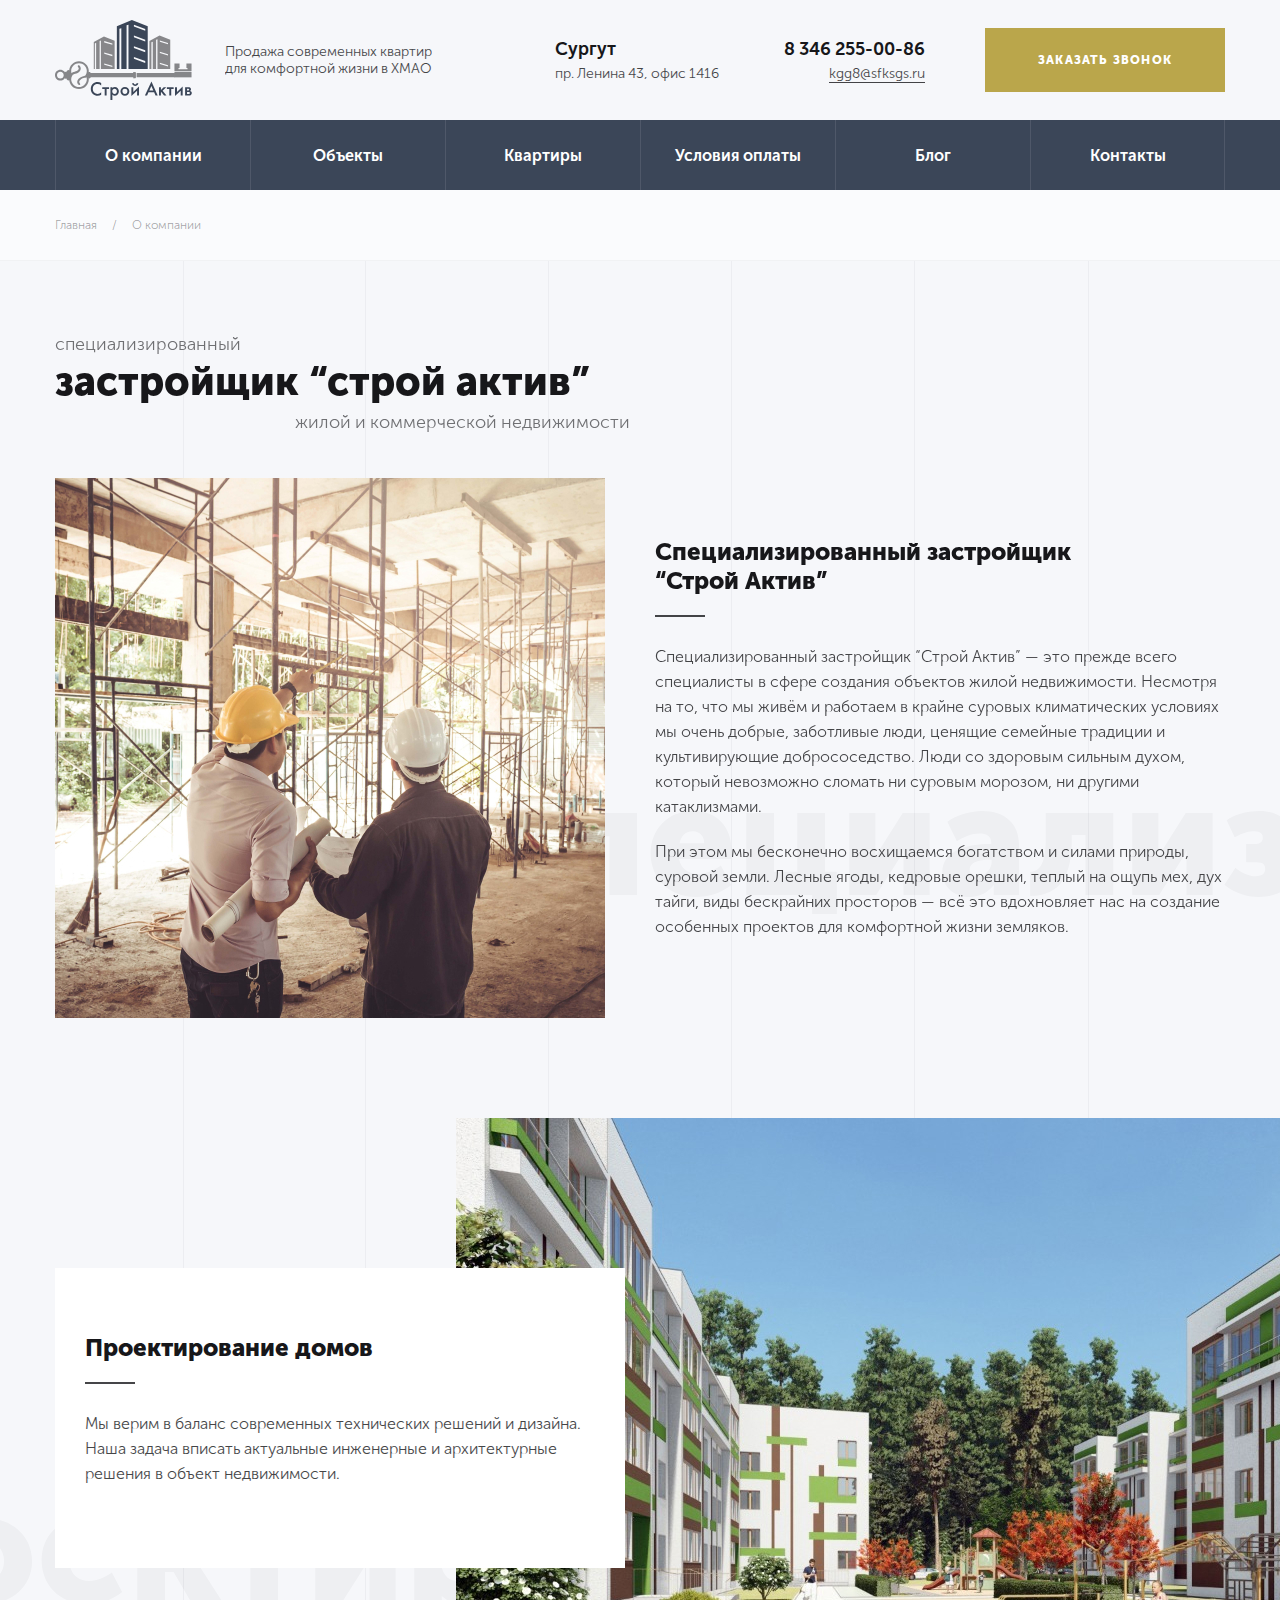
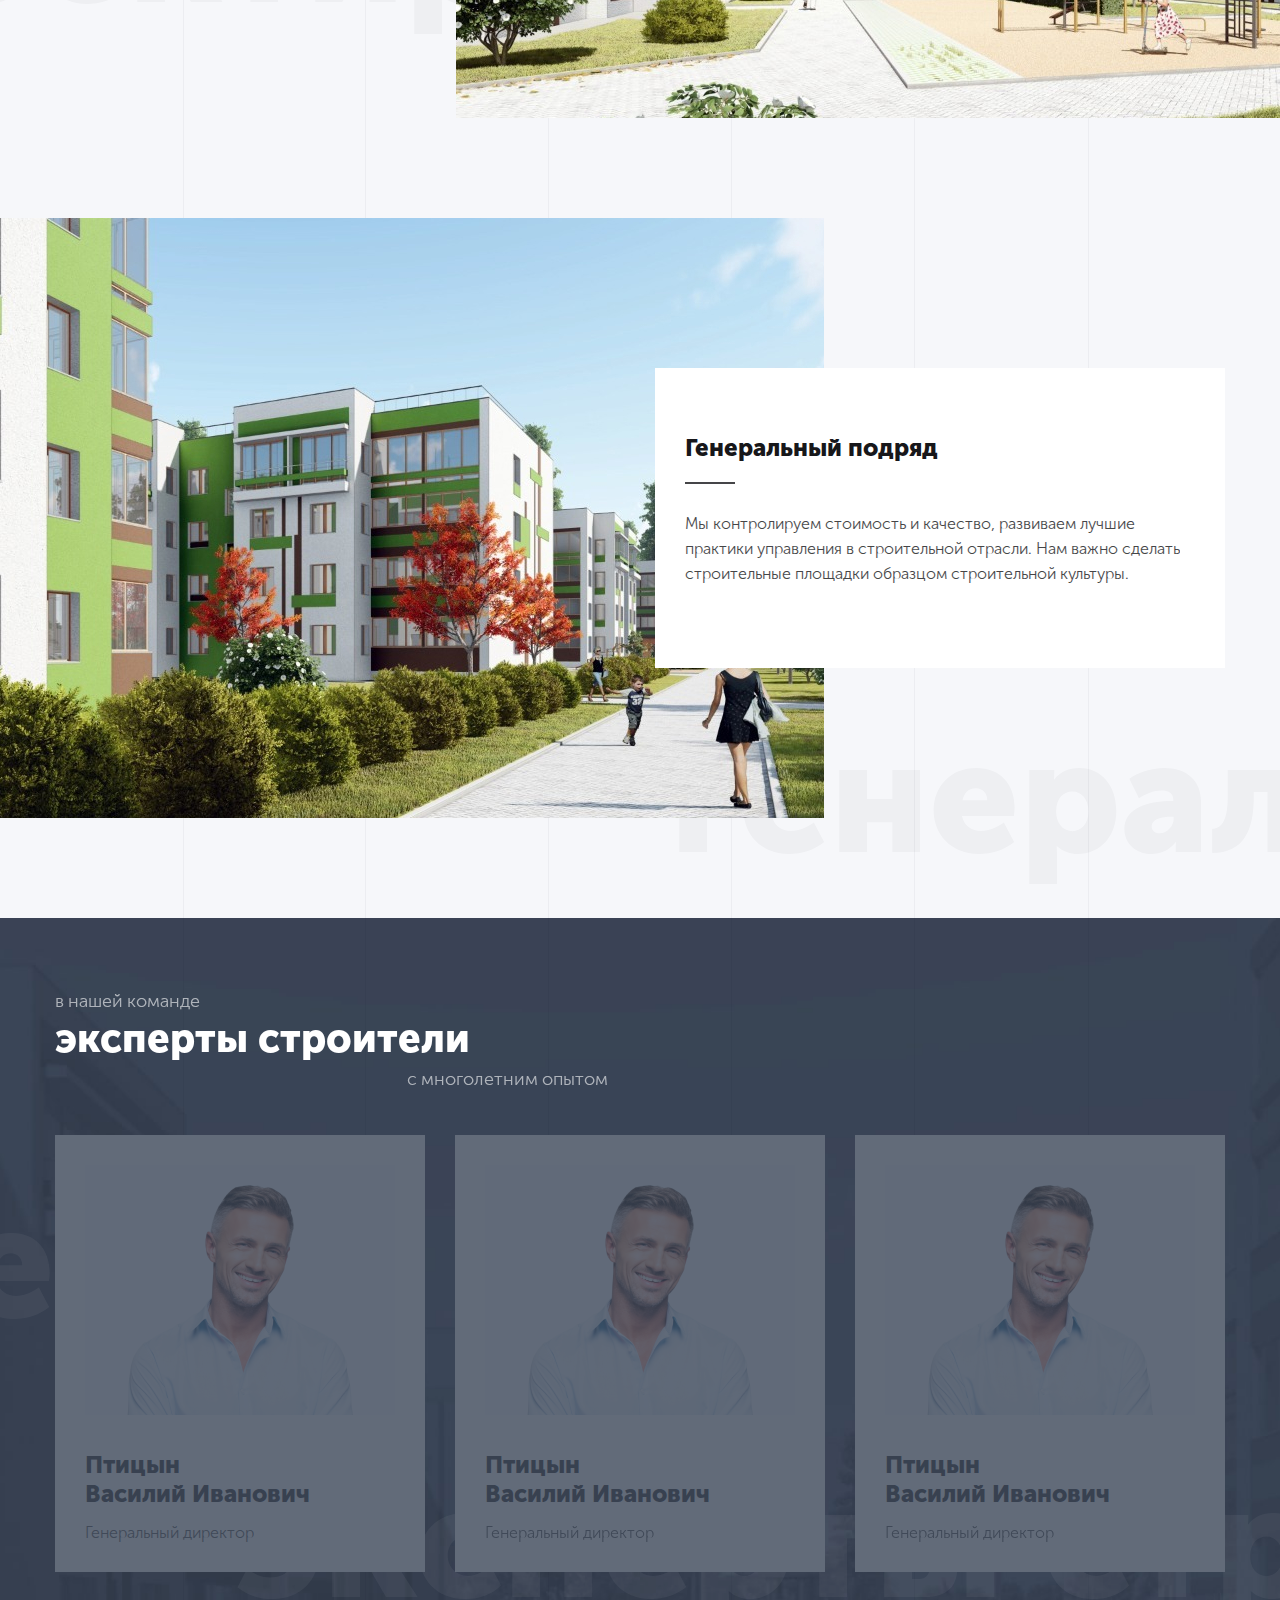
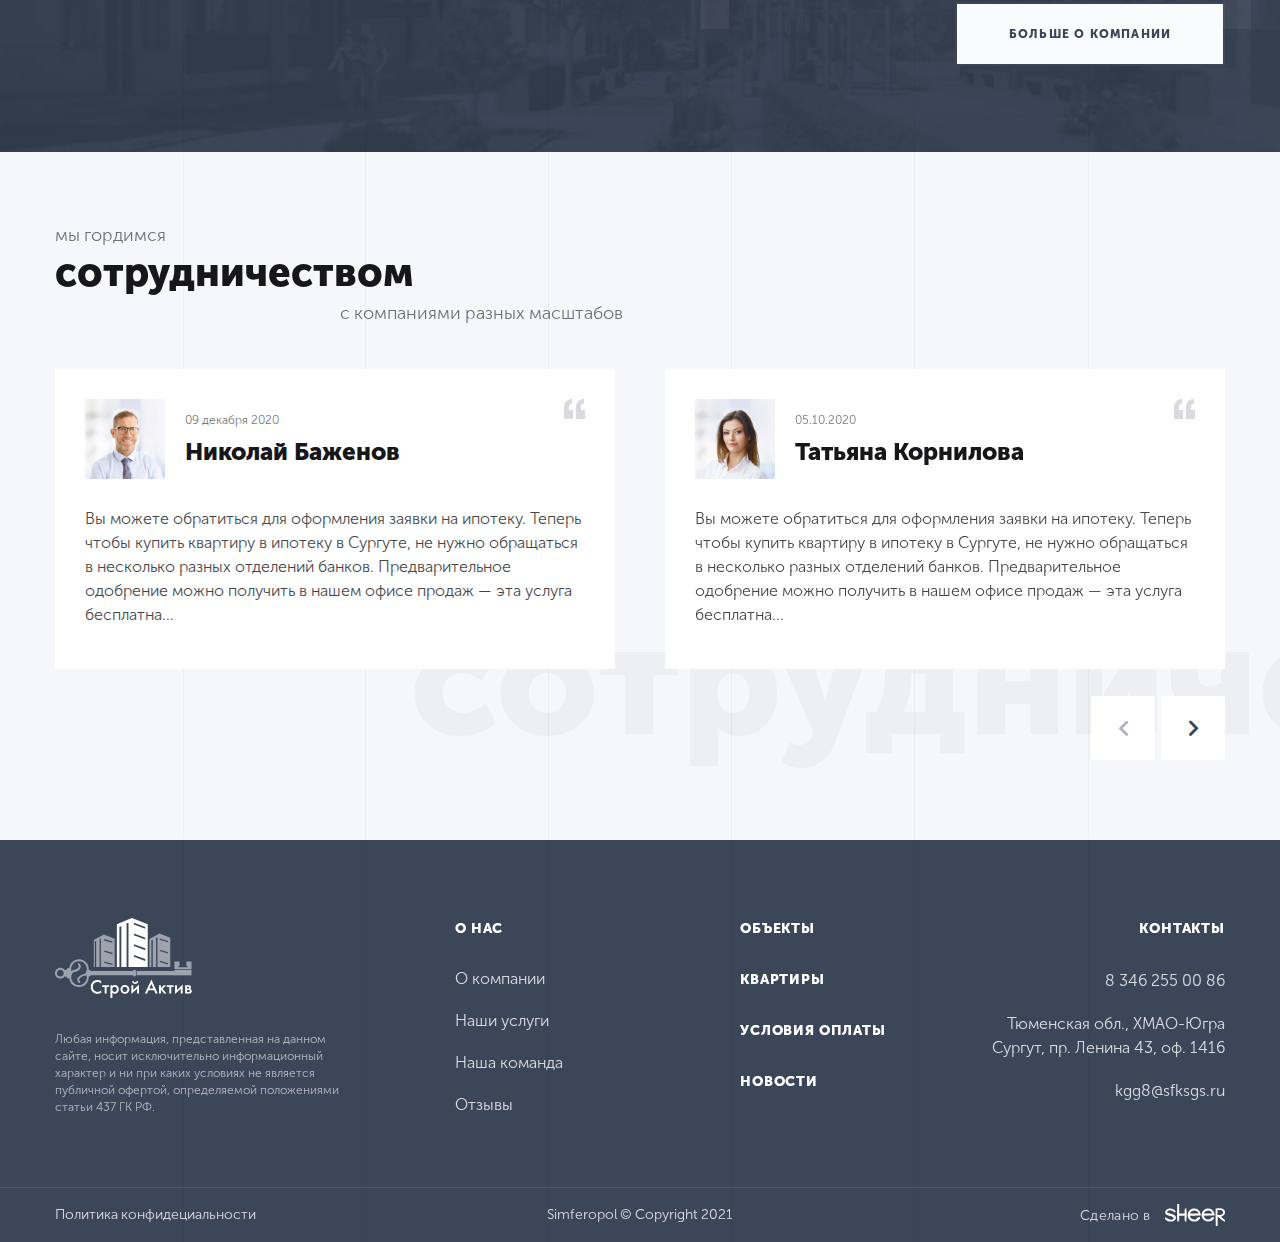
<file: about.html>
<!DOCTYPE html>
<!--[if lt IE 7]><html lang="ru" class="lt-ie9 lt-ie8 lt-ie7"><![endif]-->
<!--[if IE 7]><html lang="ru" class="lt-ie9 lt-ie8"><![endif]-->
<!--[if IE 8]><html lang="ru" class="lt-ie9"><![endif]-->
<!--[if gt IE 8]><!-->
<html lang="ru">
<!--<![endif]-->
<head>
	<meta charset="utf-8" />
	<title>Заголовок</title>
	<meta name="description" content="" />
	<meta http-equiv="X-UA-Compatible" content="IE=edge" />
	<meta name="viewport" content="width=device-width, initial-scale=1.0" />
	<link rel="shortcut icon" href="favicon.png" />
	<link rel="stylesheet" href="libs/bootstrap/bootstrap-grid.css" />
	<link rel="stylesheet" href="libs/fontawesome-free-5.12.0-web/css/all.min.css" />
	<link rel="stylesheet" href="libs/jscrollpane/jquery.jscrollpane.css" />
	<link rel="stylesheet" href="libs/fancybox/jquery.fancybox.css" />
	<link rel="stylesheet" href="libs/slick-1.5.9/slick/slick.css" />
	<link rel="stylesheet" href="libs/slick-1.5.9/slick/slick-theme.css" />
	<link rel="stylesheet" href="css/fonts.css" />
	<link rel="stylesheet" href="css/main.css?ver=1.25" />
	<link rel="stylesheet" href="css/media.css?ver=1.25" />
</head>
<body>

	<div class="wrapper">

		<div class="lines-wrap">
			<div class="lines-wrap__item"></div>
			<div class="lines-wrap__item"></div>
			<div class="lines-wrap__item"></div>
			<div class="lines-wrap__item"></div>
			<div class="lines-wrap__item"></div>
			<div class="lines-wrap__item"></div>
		</div>

		<header class="header default">
			<div class="container header__top">
				<div class="row align-items-center">
					<div class="col-lg-5 col-4">
						<div class="logo-wrap">
							<a href="#" class="logo">
								<img src="img/logo.svg" alt="alt">
							</a>
							<div class="logo-descr">Продажа современных квартир для комфортной жизни в ХМАО</div>
						</div>
					</div>
					<div class="col-lg-2 hidden_tablet">
						<div class="header-contact">
							<div class="header-contact__value">Сургут</div>
							<p>пр. Ленина 43, офис 1416</p>
						</div>
					</div>
					<div class="col-lg-2 table_pl hidden_tablet">
						<div class="header-contact header-contact_right">
							<div class="header-contact__value"><a href="tel:+83462550086">8 346 255-00-86</a></div>
							<p><a href="tel:kgg8@sfksgs.ru">kgg8@sfksgs.ru</a></p>
						</div>
					</div>
					<div class="col-lg-3 col-8 header__right">
						<a href="#callback" class="btn-main btn-main_main fancybox">Заказать звонок</a>
						<a href="tel:+83462550086" class="phone-mob"><i class="fas fa-phone-alt"></i></a>
						<span class="btn_nav">
							<span class='sandwich'>
								<span class='sw-topper'></span>
								<span class='sw-bottom'></span>
								<span class='sw-footer'></span>
							</span>
						</span>
					</div>
				</div>
			</div>
			<div class="nav">
				<div class="container">
					<ul class="menu">
						<li><a href="#">О компании</a></li>
						<li><a href="#">Объекты</a></li>
						<li><a href="#">Квартиры</a></li>
						<li><a href="#">Условия оплаты</a></li>
						<li><a href="#">Блог</a></li>
						<li><a href="#">Контакты</a></li>
					</ul>
					<div class="nav__mob">
						<div class="header-contact">
							<div class="header-contact__value">Сургут</div>
							<p>пр. Ленина 43, офис 1416</p>
						</div>
						<div class="header-contact">
							<div class="header-contact__value"><a href="tel:+83462550086">8 346 255-00-86</a></div>
							<p><a href="tel:kgg8@sfksgs.ru">kgg8@sfksgs.ru</a></p>
						</div>
						<a href="#callback" class="btn-main btn-main_main fancybox">Заказать звонок</a>
					</div>
				</div>
			</div>
		</header>

		<div class="breadcumbs-wrap">
			<div class="container">
				<ul class="breadcumbs">
					<li><a href="#">Главная</a><span>/</span></li>
					<li>О компании</li>
				</ul>
			</div>
		</div>

		<div class="about">
			<div class="container">
				<div class="title-wrap title-wrap_section">
					<div class="descr-title">специализированный</div>
					<div class="title-section">застройщик “строй актив”</div>
					<div class="descr-title">жилой и коммерческой недвижимости</div>
				</div>
				<div class="text-bg text-bg_4">специализированный</div>
				<div class="text-bg text-bg_5">проектирование</div>
				<div class="text-bg text-bg_6">генеральный</div>
				<div class="row align-items-center">
					<div class="col-lg-6">
						<div class="about__image">
							<img src="img/about1.jpg" alt="alt">
						</div>
					</div>
					<div class="col-lg-6">
						<div class="title-middle">Специализированный застройщик <br>“Строй Актив”</div>
						<p>Специализированный застройщик “Строй Актив” — это прежде всего специалисты в сфере создания объектов жилой недвижимости. Несмотря  на то, что мы живём и работаем в крайне суровых климатических условиях мы очень добрые, заботливые люди, ценящие семейные традиции и культивирующие добрососедство. Люди со здоровым сильным духом, который невозможно сломать ни суровым морозом, ни другими катаклизмами. </p>
						<p>При этом мы бесконечно восхищаемся богатством и силами природы, суровой земли. Лесные ягоды, кедровые орешки, теплый на ощупь мех, дух тайги, виды бескрайних просторов — всё это вдохновляет нас на создание особенных проектов для комфортной жизни земляков.</p>
					</div>
				</div>
				<div class="row align-items-center row_about">
					<div class="col-lg-6">
						<div class="block-about">
							<div class="title-middle">Проектирование домов</div>
							<p>Мы верим в баланс современных технических решений и дизайна. Наша задача вписать актуальные инженерные и архитектурные решения в объект недвижимости.</p>
						</div>
					</div>
					<div class="col-lg-6 col_pull_2">
						<div class="image-about">
							<img src="img/about2.jpg" alt="alt">
						</div>
					</div>
				</div>
				<div class="row align-items-center row_about">
					<div class="col-lg-6 col_push_2">
						<div class="image-about">
							<img src="img/about3.jpg" alt="alt">
						</div>
					</div>
					<div class="col-lg-6">
						<div class="block-about">
							<div class="title-middle">Генеральный подряд</div>
							<p>Мы контролируем стоимость и качество, развиваем лучшие практики управления в строительной отрасли. Нам важно сделать строительные площадки образцом строительной культуры.</p>
						</div>
					</div>
				</div>
			</div>
		</div>

		<div class="team">
			<div class="container">
				<div class="title-wrap title-wrap_section">
					<div class="descr-title">в нашей команде</div>
					<div class="title-section">эксперты строители</div>
					<div class="descr-title">с многолетним опытом</div>
				</div>
				<div class="text-bg text-bg_1">эксперты строители</div>
				<div class="text-bg text-bg_2">эксперты строители</div>
				<ul class="slider-team">
					<li>
						<div class="item-team">
							<div class="item-team__image">
								<img src="img/team1.png" alt="alt">
							</div>
							<div class="item-team__name">Птицын <br>Василий Иванович</div>
							<div class="item-team__descr">Генеральный директор</div>
						</div>
					</li>
					<li>
						<div class="item-team">
							<div class="item-team__image">
								<img src="img/team1.png" alt="alt">
							</div>
							<div class="item-team__name">Птицын <br>Василий Иванович</div>
							<div class="item-team__descr">Генеральный директор</div>
						</div>
					</li>
					<li>
						<div class="item-team">
							<div class="item-team__image">
								<img src="img/team1.png" alt="alt">
							</div>
							<div class="item-team__name">Птицын <br>Василий Иванович</div>
							<div class="item-team__descr">Генеральный директор</div>
						</div>
					</li>
				</ul>
				<div class="team__bottom">
					<a href="#" class="btn-main">Больше о компании</a>
				</div>
			</div>
		</div>

		<div class="reviews reviews_bottom">
			<div class="container">
				<div class="title-wrap title-wrap_section">
					<div class="descr-title">мы гордимся</div>
					<div class="title-section">сотрудничеством</div>
					<div class="descr-title">с компаниями разных масштабов</div>
				</div>
				<div class="text-bg text-bg_3">сотрудничеством</div>
				<ul class="slider-reviews arrows_right">
					<li>
						<div class="item-review">
							<div class="item-review__head">
								<div class="item-review__image">
									<img src="img/review1.jpg" alt="alt">
								</div>
								<div class="item-review__right">
									<div class="item-review__date">09 декабря 2020</div>
									<div class="item-review__name">Николай Баженов</div>
								</div>
							</div>
							<p>Вы можете обратиться для оформления заявки на ипотеку. Теперь чтобы купить квартиру в ипотеку в Сургуте, не нужно обращаться в несколько разных отделений банков. Предварительное одобрение можно получить в нашем офисе продаж — эта услуга бесплатна...</p>
						</div>
					</li>
					<li>
						<div class="item-review">
							<div class="item-review__head">
								<div class="item-review__image">
									<img src="img/review2.jpg" alt="alt">
								</div>
								<div class="item-review__right">
									<div class="item-review__date">05.10.2020</div>
									<div class="item-review__name">Татьяна Корнилова</div>
								</div>
							</div>
							<p>Вы можете обратиться для оформления заявки на ипотеку. Теперь чтобы купить квартиру в ипотеку в Сургуте, не нужно обращаться в несколько разных отделений банков. Предварительное одобрение можно получить в нашем офисе продаж — эта услуга бесплатна...</p>
						</div>
					</li>
					<li>
						<div class="item-review">
							<div class="item-review__head">
								<div class="item-review__image">
									<img src="img/review1.jpg" alt="alt">
								</div>
								<div class="item-review__right">
									<div class="item-review__date">09 декабря 2020</div>
									<div class="item-review__name">Николай Баженов</div>
								</div>
							</div>
							<p>Вы можете обратиться для оформления заявки на ипотеку. Теперь чтобы купить квартиру в ипотеку в Сургуте, не нужно обращаться в несколько разных отделений банков. Предварительное одобрение можно получить в нашем офисе продаж — эта услуга бесплатна...</p>
						</div>
					</li>
				</ul>
			</div>
		</div>

		<footer class="footer">
			<div class="container">
				<div class="row footer__row">
					<div class="col-lg-4 col-6">
						<a href="#" class="logo">
							<img src="img/logo2.svg" alt="alt">
						</a>
						<div class="logo-footer-text">Любая информация, представленная на данном сайте, носит исключительно информационный характер и ни при каких условиях не является публичной офертой, определяемой положениями статьи 437 ГК РФ.</div>
					</div>
					<div class="col-lg-3 col-6">
						<div class="title-footer">О нас <i class="far fa-plus"></i></div>
						<div class="footer-content">
							<ul class="footer-list">
								<li><a href="#">О компании</a></li>
								<li><a href="#">Наши услуги</a></li>
								<li><a href="#">Наша команда</a></li>
								<li><a href="#">Отзывы</a></li>
							</ul>
						</div>
					</div>
					<div class="col-lg-2 col-6 col_pl">
						<div class="title-footer title-footer_mob">Объекты <i class="far fa-plus"></i></div>
						<div class="footer-content">
							<ul class="footer-nav">
								<li><a href="#">Объекты</a></li> 
								<li><a href="#">Квартиры</a></li> 
								<li><a href="#">Условия оплаты</a></li>
								<li><a href="#">Новости</a></li>
							</ul>
						</div>
					</div> 
					<div class="col-lg-3 col-6 footer__right">
						<div class="title-footer">Контакты <i class="far fa-plus"></i></div>
						<div class="footer-content">
							<p><a href="tel:+83462550086">8 346 255 00 86</a></p>
							<br>
							<p>Тюменская обл., ХМАО-Югра </p>
							<p>Сургут, пр. Ленина 43, оф. 1416</p>
							<br>
							<p><a href="mailto:kgg8@sfksgs.ru">kgg8@sfksgs.ru</a></p>
						</div>
					</div>
				</div>
			</div>
			<div class="footer__bottom">
				<div class="container">
					<div class="row align-items-center">
						<div class="col-md-4">
							<p><a href="#">Политика конфидециальности</a></p>
						</div>
						<div class="col-md-4 col_copyright">
							<p>Simferopol © Copyright 2021</p>
						</div>
						<div class="col-md-4">
							<div class="create">Сделано в <img src="img/copy.svg" alt="alt"></div>
						</div>
					</div>
				</div>
			</div>
		</footer>

	</div>

	<div id="callback" class="modal-block">
		<div class="modal-wrap">
			<div class="title-form">Заполните форму</div>
			<div class="descr-form">и наш менеджер свяжется с вами в течение 30 минут</div>
			<form>
				<div class="item-form">
					<input type="text" required="required">
					<div class="item-form__placeholder">Введите ваше имя</div>
				</div>
				<div class="item-form">
					<input type="text" required="required" class="input-phone">
					<div class="item-form__placeholder">Введите ваш телефон</div>
				</div>
				<button class="btn-main btn-main_main" type="submit">заказать звонок</button>
				<div class="checkbox">
					<label>
						<input type="checkbox" required="required" checked="checked" />
						<span>Я согласен с условиями <a href="#">обработки персональных данных</a></span>
					</label>
				</div>
			</form>
		</div>
	</div>

	<!--[if lt IE 9]>
	<script src="libs/html5shiv/es5-shim.min.js"></script>
	<script src="libs/html5shiv/html5shiv.min.js"></script>
	<script src="libs/html5shiv/html5shiv-printshiv.min.js"></script>
	<script src="libs/respond/respond.min.js"></script>
<![endif]-->
<script src="libs/jquery/jquery-1.11.1.min.js"></script>
<script src="libs/jquery-mousewheel/jquery.mousewheel.min.js"></script>
<script src="libs/fancybox/jquery.fancybox.pack.js"></script>
<script src="libs/slick-1.5.9/slick/slick.min.js"></script>
<script src="libs/scroll2id/PageScroll2id.min.js"></script>
<script src="libs/jscrollpane/jquery.jscrollpane.min.js"></script>
<script src="libs/mask/jquery.maskedinput.js"></script>
<script src="libs/sly/sly.js"></script>
<script src="libs/jQueryFormStyler-master/jquery.formstyler.min.js"></script>
<script src="js/common.js?ver=1.25"></script>
<!-- Yandex.Metrika counter --><!-- /Yandex.Metrika counter -->
<!-- Google Analytics counter --><!-- /Google Analytics counter -->
</body>
</html>
</file>
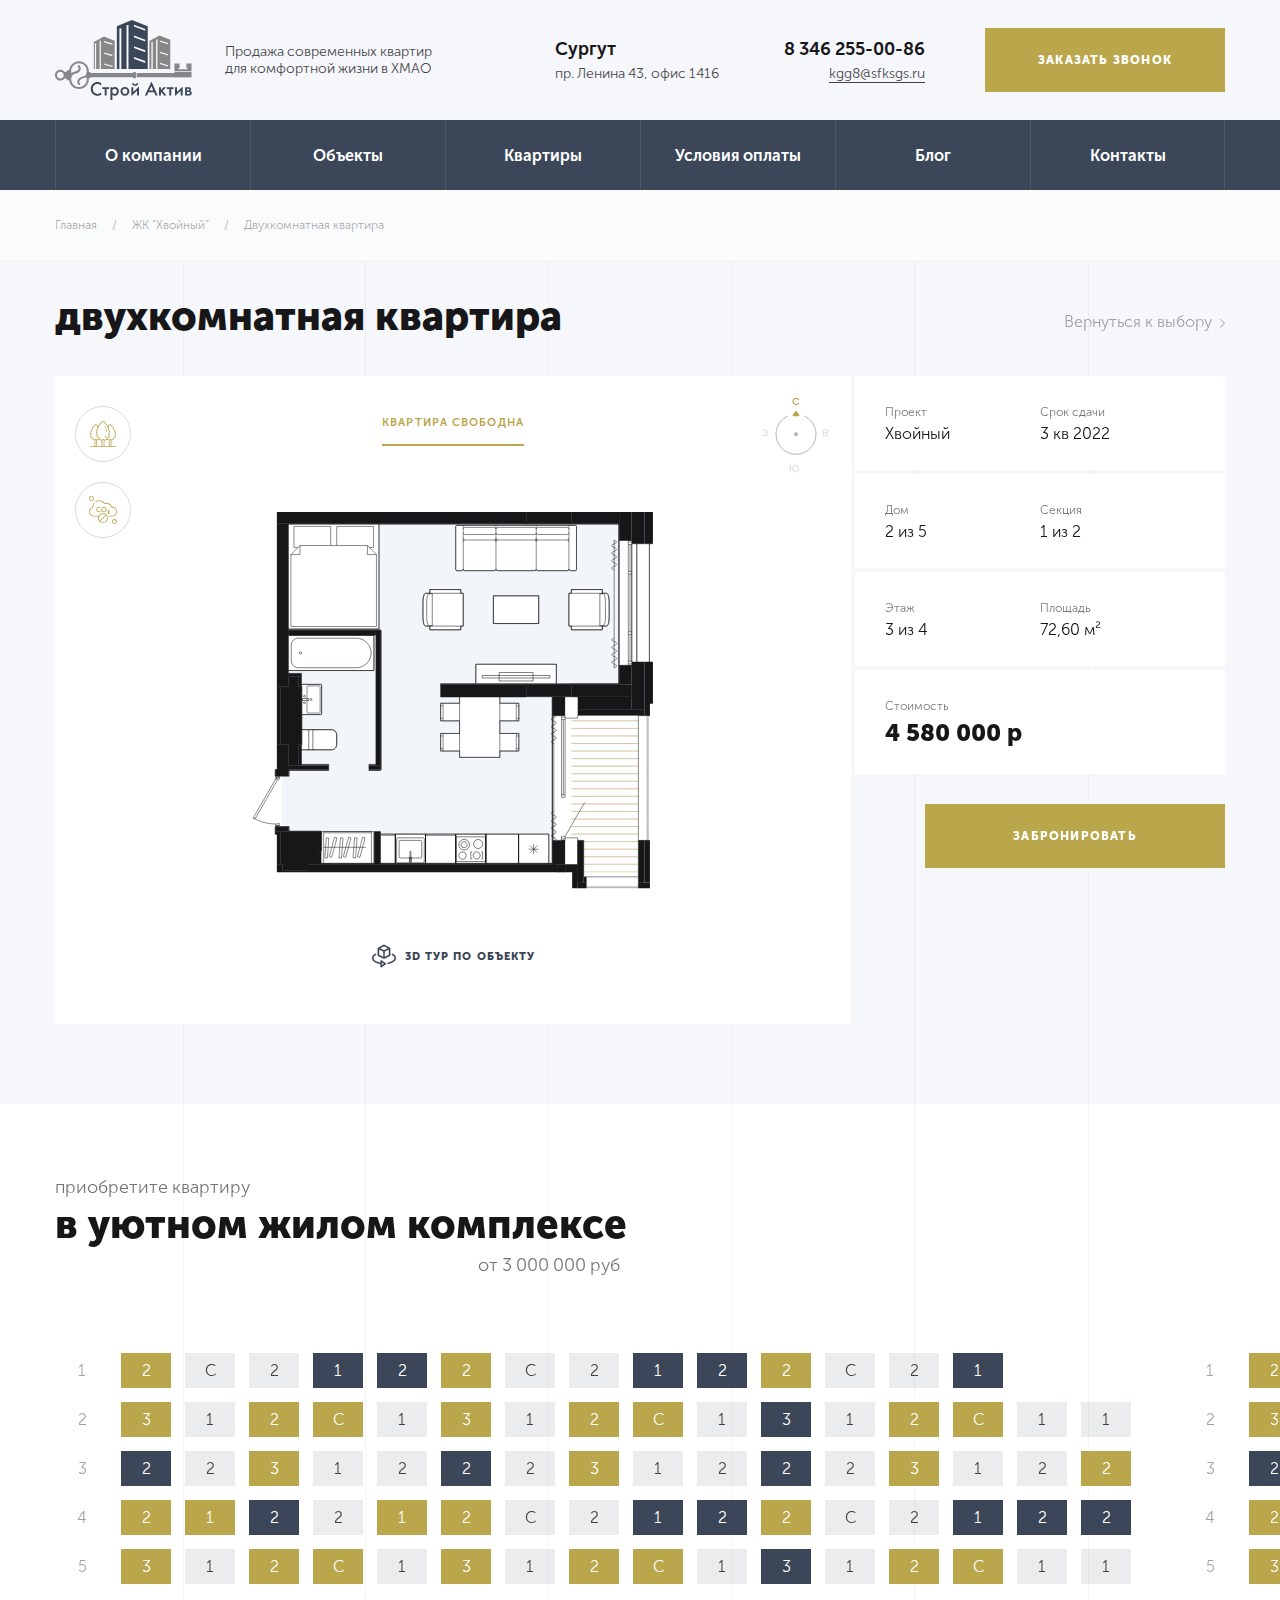
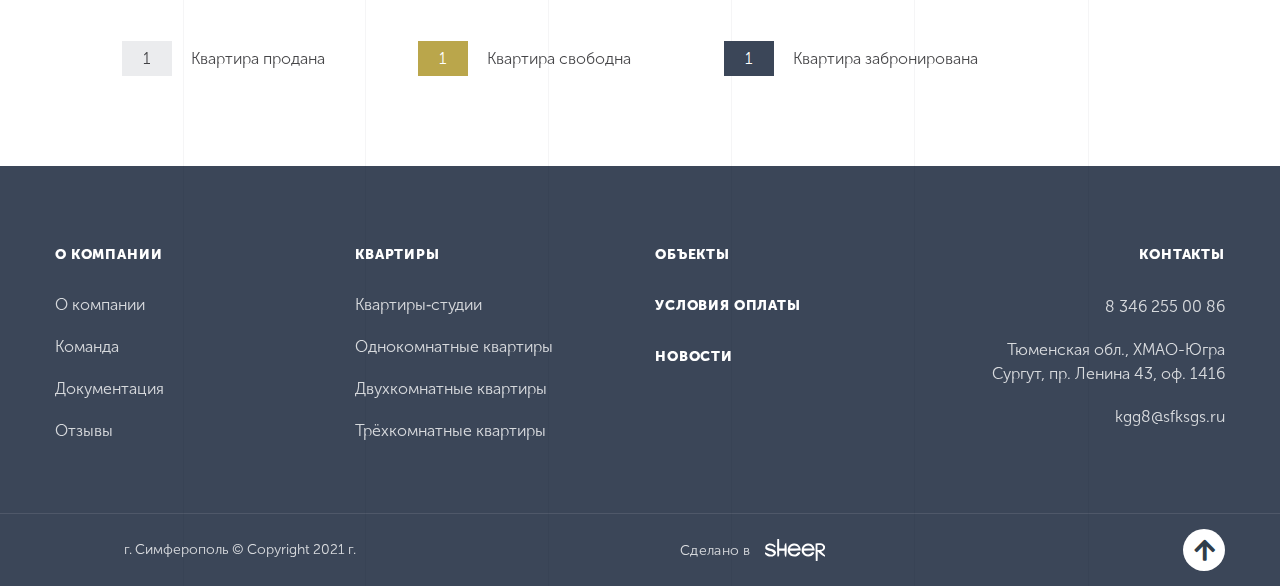
<file: apartment.html>
<!DOCTYPE html>
<!--[if lt IE 7]><html lang="ru" class="lt-ie9 lt-ie8 lt-ie7"><![endif]-->
<!--[if IE 7]><html lang="ru" class="lt-ie9 lt-ie8"><![endif]-->
<!--[if IE 8]><html lang="ru" class="lt-ie9"><![endif]-->
<!--[if gt IE 8]><!-->
<html lang="ru">
<!--<![endif]-->
<head>
	<meta charset="utf-8" />
	<title>Заголовок</title>
	<meta name="description" content="" />
	<meta http-equiv="X-UA-Compatible" content="IE=edge" />
	<meta name="viewport" content="width=device-width, initial-scale=1.0" />
	<link rel="shortcut icon" href="favicon.png" />
	<link rel="stylesheet" href="libs/bootstrap/bootstrap-grid.css" />
	<link rel="stylesheet" href="libs/fontawesome-free-5.12.0-web/css/all.min.css" />
	<link rel="stylesheet" href="libs/jscrollpane/jquery.jscrollpane.css" />
	<link rel="stylesheet" href="libs/fancybox/jquery.fancybox.css" />
	<link rel="stylesheet" href="libs/slick-1.5.9/slick/slick.css" />
	<link rel="stylesheet" href="libs/slick-1.5.9/slick/slick-theme.css" />
	<link rel="stylesheet" href="css/fonts.css" />
	<link rel="stylesheet" href="css/main.css?ver=1.22" />
	<link rel="stylesheet" href="css/media.css?ver=1.22" />
</head> 
<body>

	<div class="wrapper">

		<div class="lines-wrap">
			<div class="lines-wrap__item"></div>
			<div class="lines-wrap__item"></div>
			<div class="lines-wrap__item"></div>
			<div class="lines-wrap__item"></div>
			<div class="lines-wrap__item"></div>
			<div class="lines-wrap__item"></div>
		</div>

		<header class="header default">
			<div class="container header__top">
				<div class="row align-items-center">
					<div class="col-lg-5 col-4">
						<div class="logo-wrap">
							<a href="#" class="logo">
								<img src="img/logo.svg" alt="alt">
							</a>
							<div class="logo-descr">Продажа современных квартир для комфортной жизни в ХМАО</div>
						</div>
					</div>
					<div class="col-lg-2 hidden_tablet">
						<div class="header-contact">
							<div class="header-contact__value">Сургут</div>
							<p>пр. Ленина 43, офис 1416</p>
						</div>
					</div>
					<div class="col-lg-2 table_pl hidden_tablet">
						<div class="header-contact header-contact_right">
							<div class="header-contact__value"><a href="tel:+83462550086">8 346 255-00-86</a></div>
							<p><a href="tel:kgg8@sfksgs.ru">kgg8@sfksgs.ru</a></p>
						</div>
					</div>
					<div class="col-lg-3 col-8 header__right">
						<a href="#callback" class="btn-main btn-main_main fancybox">Заказать звонок</a>
						<a href="tel:+83462550086" class="phone-mob"><i class="fas fa-phone-alt"></i></a>
						<span class="btn_nav">
							<span class='sandwich'>
								<span class='sw-topper'></span>
								<span class='sw-bottom'></span>
								<span class='sw-footer'></span>
							</span>
						</span>
					</div>
				</div>
			</div>
			<div class="nav">
				<div class="container">
					<ul class="menu">
						<li><a href="#">О компании</a></li>
						<li><a href="#">Объекты</a></li>
						<li><a href="#">Квартиры</a></li>
						<li><a href="#">Условия оплаты</a></li>
						<li><a href="#">Блог</a></li>
						<li><a href="#">Контакты</a></li>
					</ul>
					<div class="nav__mob">
						<div class="header-contact">
							<div class="header-contact__value">Сургут</div>
							<p>пр. Ленина 43, офис 1416</p>
						</div>
						<div class="header-contact">
							<div class="header-contact__value"><a href="tel:+83462550086">8 346 255-00-86</a></div>
							<p><a href="tel:kgg8@sfksgs.ru">kgg8@sfksgs.ru</a></p>
						</div>
						<a href="#callback" class="btn-main btn-main_main fancybox">Заказать звонок</a>
					</div>
				</div>
			</div>
		</header>

		<div class="breadcumbs-wrap">
			<div class="container">
				<ul class="breadcumbs">
					<li><a href="#">Главная</a><span>/</span></li>
					<li><a href="#">ЖК “Хвойный”</a><span>/</span></li>
					<li>Двухкомнатная квартира</li>
				</ul>
			</div>
		</div>

		<div class="apartment">
			<div class="container">
				<div class="apartment__header">
					<div class="title-section">двухкомнатная квартира</div>
					<a href="#" class="link-back">Вернуться к выбору <i class="fal fa-chevron-right"></i></a>
				</div>
				<div class="row">
					<div class="col-lg-8">
						<div class="apartment-block">
							<div class="apartment-block__icons">
								<div class="icon-apartment">
									<img src="img/ic_apartment1.svg" alt="alt">
								</div>
								<div class="icon-apartment">
									<img src="img/ic_apartment2.svg" alt="alt">
								</div>
							</div>
							<div class="compass">
								<div class="direction-compass direction-compass_c active">
									<svg width="8" height="9" viewBox="0 0 8 9" fill="none" xmlns="http://www.w3.org/2000/svg">
										<path d="M4.04652 0.869539C4.74652 0.868869 5.38002 1.03826 5.94702 1.37772C6.52062 1.71718 6.96112 2.18009 7.26832 2.76646L6.17872 3.1675C5.95832 2.78771 5.66142 2.49133 5.28782 2.27835C4.91432 2.05871 4.50082 1.9491 4.04753 1.94954C3.34083 1.95021 2.75443 2.1941 2.28823 2.68121C1.81533 3.175 1.57932 3.78189 1.57992 4.50189C1.58062 5.22191 1.81792 5.82831 2.29172 6.32121C2.75882 6.80741 3.34572 7.05021 4.05242 7.04951C4.50572 7.04911 4.91892 6.94201 5.29212 6.72831C5.66522 6.50801 5.96162 6.20771 6.18122 5.82751L7.27162 6.22651C6.96552 6.81341 6.52592 7.27721 5.95292 7.61771C5.38662 7.95831 4.75342 8.12891 4.05342 8.12951C3.02012 8.13051 2.15642 7.78471 1.46242 7.09201C0.768423 6.39931 0.420924 5.53631 0.419924 4.503C0.419024 3.46966 0.764825 2.606 1.45753 1.91201C2.15013 1.21801 3.01312 0.870519 4.04652 0.869539Z" fill="#3B4658"/>
									</svg>
								</div>
								<div class="direction-compass direction-compass_b">
									<svg width="7" height="8" viewBox="0 0 7 8" fill="none" xmlns="http://www.w3.org/2000/svg">
										<path opacity="0.4" d="M4.23346 7.26309L0.683456 7.26639L0.676758 0.266385L4.02676 0.263185C4.62016 0.262685 5.11696 0.442186 5.51726 0.801786C5.91766 1.14809 6.11806 1.59129 6.11856 2.13129C6.11916 2.71789 5.87296 3.19818 5.37996 3.57198C5.70676 3.74498 5.96366 3.98468 6.15066 4.29118C6.33756 4.59098 6.43126 4.92098 6.43156 5.28098C6.43216 5.84758 6.22256 6.32118 5.80296 6.70158C5.37666 7.07528 4.85346 7.26249 4.23346 7.26309ZM4.23056 4.16309L1.80056 4.16539L1.80246 6.22538L4.23246 6.22308C4.52586 6.22278 4.77236 6.12589 4.97216 5.93229C5.17206 5.73219 5.27176 5.48539 5.27146 5.19209C5.27126 4.89869 5.17096 4.65549 4.97076 4.46229C4.77056 4.26249 4.52386 4.16279 4.23056 4.16309ZM4.02776 1.30319L1.79776 1.30539L1.79956 3.12539L4.02956 3.12319C4.29616 3.12299 4.51606 3.03608 4.68926 2.86258C4.86246 2.68908 4.94886 2.47238 4.94866 2.21238C4.94836 1.95238 4.86156 1.73579 4.68806 1.56258C4.51456 1.38938 4.29446 1.30299 4.02776 1.30319Z" fill="#3B4658"/>
									</svg>
								</div>
								<div class="direction-compass direction-compass_y">
									<svg width="11" height="9" viewBox="0 0 11 9" fill="none" xmlns="http://www.w3.org/2000/svg">
										<path opacity="0.4" d="M0.712753 8.0037L0.706055 1.0037L1.82605 1.0027L1.82885 3.94271L3.04885 3.9415C3.18135 3.0281 3.57726 2.291 4.23676 1.7304C4.90956 1.1564 5.70926 0.869005 6.63596 0.868105C7.66926 0.867105 8.53296 1.2129 9.22696 1.9056C9.92756 2.5916 10.2784 3.4546 10.2794 4.4946C10.2804 5.5346 9.93115 6.3983 9.23185 7.0856C8.53915 7.7796 7.67615 8.1271 6.64285 8.1281C5.68955 8.129 4.87925 7.8364 4.21195 7.2504C3.54475 6.6644 3.15405 5.9081 3.03985 4.9815L1.82985 4.9827L1.83275 8.0027L0.712753 8.0037ZM4.88115 6.3198C5.34825 6.806 5.93515 7.04881 6.64185 7.04811C7.34845 7.04741 7.93495 6.8035 8.40115 6.3164C8.87395 5.8226 9.11005 5.2157 9.10935 4.4957C9.10865 3.7757 8.87146 3.1693 8.39766 2.6764C7.93056 2.1902 7.34366 1.9474 6.63696 1.9481C5.93026 1.9488 5.34385 2.1927 4.87766 2.6798C4.40476 3.1736 4.16865 3.7804 4.16935 4.5004C4.17005 5.2204 4.40735 5.8269 4.88115 6.3198Z" fill="#3B4658"/>
									</svg>
								</div>
								<div class="direction-compass direction-compass_z">
									<svg width="7" height="8" viewBox="0 0 7 8" fill="none" xmlns="http://www.w3.org/2000/svg">
										<path opacity="0.4" d="M3.2335 7.4482C2.5468 7.4489 1.96 7.2994 1.4731 6.9999C0.992766 6.6937 0.629026 6.2674 0.381836 5.7209L1.4715 5.3099C1.7788 6.0163 2.3591 6.369 3.2125 6.3682C3.6925 6.3678 4.0824 6.2641 4.3822 6.0571C4.6886 5.8435 4.8417 5.5733 4.8414 5.2467C4.8411 4.9667 4.7342 4.7268 4.5207 4.527C4.3072 4.3272 4.0471 4.2274 3.7404 4.2277L2.4004 4.229L2.3994 3.189L3.7194 3.1877C3.9928 3.1875 4.2193 3.1006 4.3992 2.9271C4.5857 2.7469 4.6788 2.5302 4.6786 2.2768C4.6783 1.9768 4.5414 1.7336 4.2679 1.5472C3.9944 1.3608 3.6376 1.2678 3.1976 1.2682C2.3776 1.269 1.8146 1.6229 1.5086 2.3298L0.418216 1.9209C0.664356 1.374 1.024 0.9503 1.497 0.6499C1.97 0.3427 2.5399 0.188904 3.2066 0.188204C3.9732 0.187504 4.6034 0.373601 5.0971 0.746401C5.5908 1.1193 5.8379 1.5924 5.8385 2.1657C5.8391 2.8124 5.5562 3.3193 4.9899 3.6865C5.3034 3.8662 5.5503 4.1027 5.7306 4.3958C5.9109 4.689 6.0012 5.0089 6.0015 5.3556C6.0021 5.9689 5.7426 6.4691 5.2229 6.8563C4.6966 7.2501 4.0335 7.4474 3.2335 7.4482Z" fill="#3B4658"/>
									</svg>
								</div>
								<div class="compass__icon">
									<img src="img/ic_compass.svg" alt="alt">
								</div>
							</div>
							<div class="align_center">
								<div class="status-apartment">Квартира свободна</div>
							</div>
							<div class="apartment-block__image">
								<img src="img/apartment1.svg" alt="alt">
							</div>
							<div class="aling-center">
								<a href="#" class="btn-tour"><img src="img/ic_3d.svg" alt="alt">3d тур по объекту</a>
							</div>
						</div>
					</div>
					<div class="col-lg-4">
						<div class="info-apartment">
							<div>
								<span>Проект</span>
								<p>Хвойный</p>
							</div>
							<div>
								<span>Срок сдачи</span>
								<p>3 кв 2022</p>
							</div>
						</div>
						<div class="info-apartment">
							<div>
								<span>Дом</span>
								<p>2 из 5</p>
							</div>
							<div>
								<span>Секция</span>
								<p>1 из 2</p>
							</div>
						</div>
						<div class="info-apartment">
							<div>
								<span>Этаж</span>
								<p>3 из 4</p>
							</div>
							<div>
								<span>Площадь</span>
								<p>72,60 м²</p>
							</div>
						</div>
						<div class="info-apartment">
							<div>
								<span>Стоимость</span>
								<strong>4 580 000 р</strong>
							</div>
						</div>
						<div class="apartment__button">
							<a href="#" class="btn-main btn-main_main">Забронировать</a>
						</div>
					</div>
				</div>
			</div>
		</div>

		<div class="complex">
			<div class="container">
				<div class="title-wrap title-wrap_section">
					<div class="descr-title">приобретите квартиру</div>
					<div class="title-section">в уютном жилом комплексе</div>
					<div class="descr-title">от 3 000 000 руб</div>
				</div>
				<ul class="slider-complex">
					<li>
						<div class="item-complex">
							<div class="item-complex__line">
								<div class="item-complex__value">1</div>
								<div class="item-complex__apartment">
									<div class="complex-aparment">2</div>
									<div class="complex-info">
										<div class="complex-info__name">2-х комнатная квартира № 47</div>
										<div class="complex-info__price">48,60 м² <br>3 200 000 ₽</div>
										<img src="img/complex1.svg" alt="alt">
									</div>
								</div>
								<div class="item-complex__apartment sold">
									<div class="complex-aparment">С</div>
									<div class="complex-info">
										<div class="complex-info__name">2-х комнатная квартира № 47</div>
										<div class="complex-info__price">48,60 м² <br>3 200 000 ₽</div>
										<img src="img/complex1.svg" alt="alt">
									</div>
								</div>
								<div class="item-complex__apartment sold">
									<div class="complex-aparment">2</div>
									<div class="complex-info">
										<div class="complex-info__name">2-х комнатная квартира № 47</div>
										<div class="complex-info__price">48,60 м² <br>3 200 000 ₽</div>
										<img src="img/complex1.svg" alt="alt">
									</div>
								</div>
								<div class="item-complex__apartment booked">
									<div class="complex-aparment">1</div>
									<div class="complex-info">
										<div class="complex-info__name">2-х комнатная квартира № 47</div>
										<div class="complex-info__price">48,60 м² <br>3 200 000 ₽</div>
										<img src="img/complex1.svg" alt="alt">
									</div>
								</div>
								<div class="item-complex__apartment booked">
									<div class="complex-aparment">2</div>
									<div class="complex-info">
										<div class="complex-info__name">2-х комнатная квартира № 47</div>
										<div class="complex-info__price">48,60 м² <br>3 200 000 ₽</div>
										<img src="img/complex1.svg" alt="alt">
									</div>
								</div>
								<div class="item-complex__apartment">
									<div class="complex-aparment">2</div>
									<div class="complex-info">
										<div class="complex-info__name">2-х комнатная квартира № 47</div>
										<div class="complex-info__price">48,60 м² <br>3 200 000 ₽</div>
										<img src="img/complex1.svg" alt="alt">
									</div>
								</div>
								<div class="item-complex__apartment sold">
									<div class="complex-aparment">С</div>
									<div class="complex-info">
										<div class="complex-info__name">2-х комнатная квартира № 47</div>
										<div class="complex-info__price">48,60 м² <br>3 200 000 ₽</div>
										<img src="img/complex1.svg" alt="alt">
									</div>
								</div>
								<div class="item-complex__apartment sold">
									<div class="complex-aparment">2</div>
									<div class="complex-info">
										<div class="complex-info__name">2-х комнатная квартира № 47</div>
										<div class="complex-info__price">48,60 м² <br>3 200 000 ₽</div>
										<img src="img/complex1.svg" alt="alt">
									</div>
								</div>
								<div class="item-complex__apartment booked">
									<div class="complex-aparment">1</div>
									<div class="complex-info">
										<div class="complex-info__name">2-х комнатная квартира № 47</div>
										<div class="complex-info__price">48,60 м² <br>3 200 000 ₽</div>
										<img src="img/complex1.svg" alt="alt">
									</div>
								</div>
								<div class="item-complex__apartment booked">
									<div class="complex-aparment">2</div>
									<div class="complex-info">
										<div class="complex-info__name">2-х комнатная квартира № 47</div>
										<div class="complex-info__price">48,60 м² <br>3 200 000 ₽</div>
										<img src="img/complex1.svg" alt="alt">
									</div>
								</div>
								<div class="item-complex__apartment">
									<div class="complex-aparment">2</div>
									<div class="complex-info">
										<div class="complex-info__name">2-х комнатная квартира № 47</div>
										<div class="complex-info__price">48,60 м² <br>3 200 000 ₽</div>
										<img src="img/complex1.svg" alt="alt">
									</div>
								</div>
								<div class="item-complex__apartment sold">
									<div class="complex-aparment">С</div>
									<div class="complex-info">
										<div class="complex-info__name">2-х комнатная квартира № 47</div>
										<div class="complex-info__price">48,60 м² <br>3 200 000 ₽</div>
										<img src="img/complex1.svg" alt="alt">
									</div>
								</div>
								<div class="item-complex__apartment sold">
									<div class="complex-aparment">2</div>
									<div class="complex-info">
										<div class="complex-info__name">2-х комнатная квартира № 47</div>
										<div class="complex-info__price">48,60 м² <br>3 200 000 ₽</div>
										<img src="img/complex1.svg" alt="alt">
									</div>
								</div>
								<div class="item-complex__apartment booked">
									<div class="complex-aparment">1</div>
									<div class="complex-info">
										<div class="complex-info__name">2-х комнатная квартира № 47</div>
										<div class="complex-info__price">48,60 м² <br>3 200 000 ₽</div>
										<img src="img/complex1.svg" alt="alt">
									</div>
								</div>
							</div>
							<div class="item-complex__line">
								<div class="item-complex__value">2</div>
								<div class="item-complex__apartment">
									<div class="complex-aparment">3</div>
									<div class="complex-info">
										<div class="complex-info__name">2-х комнатная квартира № 47</div>
										<div class="complex-info__price">48,60 м² <br>3 200 000 ₽</div>
										<img src="img/complex1.svg" alt="alt">
									</div>
								</div>
								<div class="item-complex__apartment sold">
									<div class="complex-aparment">1</div>
									<div class="complex-info">
										<div class="complex-info__name">2-х комнатная квартира № 47</div>
										<div class="complex-info__price">48,60 м² <br>3 200 000 ₽</div>
										<img src="img/complex1.svg" alt="alt">
									</div>
								</div>
								<div class="item-complex__apartment">
									<div class="complex-aparment">2</div>
									<div class="complex-info">
										<div class="complex-info__name">2-х комнатная квартира № 47</div>
										<div class="complex-info__price">48,60 м² <br>3 200 000 ₽</div>
										<img src="img/complex1.svg" alt="alt">
									</div>
								</div>
								<div class="item-complex__apartment">
									<div class="complex-aparment">C</div>
									<div class="complex-info">
										<div class="complex-info__name">2-х комнатная квартира № 47</div>
										<div class="complex-info__price">48,60 м² <br>3 200 000 ₽</div>
										<img src="img/complex1.svg" alt="alt">
									</div>
								</div>
								<div class="item-complex__apartment sold">
									<div class="complex-aparment">1</div>
									<div class="complex-info">
										<div class="complex-info__name">2-х комнатная квартира № 47</div>
										<div class="complex-info__price">48,60 м² <br>3 200 000 ₽</div>
										<img src="img/complex1.svg" alt="alt">
									</div>
								</div>
								<div class="item-complex__apartment">
									<div class="complex-aparment">3</div>
									<div class="complex-info">
										<div class="complex-info__name">2-х комнатная квартира № 47</div>
										<div class="complex-info__price">48,60 м² <br>3 200 000 ₽</div>
										<img src="img/complex1.svg" alt="alt">
									</div>
								</div>
								<div class="item-complex__apartment sold">
									<div class="complex-aparment">1</div>
									<div class="complex-info">
										<div class="complex-info__name">2-х комнатная квартира № 47</div>
										<div class="complex-info__price">48,60 м² <br>3 200 000 ₽</div>
										<img src="img/complex1.svg" alt="alt">
									</div>
								</div>
								<div class="item-complex__apartment">
									<div class="complex-aparment">2</div>
									<div class="complex-info">
										<div class="complex-info__name">2-х комнатная квартира № 47</div>
										<div class="complex-info__price">48,60 м² <br>3 200 000 ₽</div>
										<img src="img/complex1.svg" alt="alt">
									</div>
								</div>
								<div class="item-complex__apartment">
									<div class="complex-aparment">C</div>
									<div class="complex-info">
										<div class="complex-info__name">2-х комнатная квартира № 47</div>
										<div class="complex-info__price">48,60 м² <br>3 200 000 ₽</div>
										<img src="img/complex1.svg" alt="alt">
									</div>
								</div>
								<div class="item-complex__apartment sold">
									<div class="complex-aparment">1</div>
									<div class="complex-info">
										<div class="complex-info__name">2-х комнатная квартира № 47</div>
										<div class="complex-info__price">48,60 м² <br>3 200 000 ₽</div>
										<img src="img/complex1.svg" alt="alt">
									</div>
								</div>
								<div class="item-complex__apartment booked">
									<div class="complex-aparment">3</div>
									<div class="complex-info">
										<div class="complex-info__name">2-х комнатная квартира № 47</div>
										<div class="complex-info__price">48,60 м² <br>3 200 000 ₽</div>
										<img src="img/complex1.svg" alt="alt">
									</div>
								</div>
								<div class="item-complex__apartment sold">
									<div class="complex-aparment">1</div>
									<div class="complex-info">
										<div class="complex-info__name">2-х комнатная квартира № 47</div>
										<div class="complex-info__price">48,60 м² <br>3 200 000 ₽</div>
										<img src="img/complex1.svg" alt="alt">
									</div>
								</div>
								<div class="item-complex__apartment">
									<div class="complex-aparment">2</div>
									<div class="complex-info">
										<div class="complex-info__name">2-х комнатная квартира № 47</div>
										<div class="complex-info__price">48,60 м² <br>3 200 000 ₽</div>
										<img src="img/complex1.svg" alt="alt">
									</div>
								</div>
								<div class="item-complex__apartment">
									<div class="complex-aparment">C</div>
									<div class="complex-info">
										<div class="complex-info__name">2-х комнатная квартира № 47</div>
										<div class="complex-info__price">48,60 м² <br>3 200 000 ₽</div>
										<img src="img/complex1.svg" alt="alt">
									</div>
								</div>
								<div class="item-complex__apartment sold">
									<div class="complex-aparment">1</div>
									<div class="complex-info">
										<div class="complex-info__name">2-х комнатная квартира № 47</div>
										<div class="complex-info__price">48,60 м² <br>3 200 000 ₽</div>
										<img src="img/complex1.svg" alt="alt">
									</div>
								</div>
								<div class="item-complex__apartment sold">
									<div class="complex-aparment">1</div>
									<div class="complex-info">
										<div class="complex-info__name">2-х комнатная квартира № 47</div>
										<div class="complex-info__price">48,60 м² <br>3 200 000 ₽</div>
										<img src="img/complex1.svg" alt="alt">
									</div>
								</div>
							</div>
							<div class="item-complex__line">
								<div class="item-complex__value">3</div>
								<div class="item-complex__apartment booked">
									<div class="complex-aparment">2</div>
									<div class="complex-info">
										<div class="complex-info__name">2-х комнатная квартира № 47</div>
										<div class="complex-info__price">48,60 м² <br>3 200 000 ₽</div>
										<img src="img/complex1.svg" alt="alt">
									</div>
								</div>
								<div class="item-complex__apartment sold">
									<div class="complex-aparment">2</div>
									<div class="complex-info">
										<div class="complex-info__name">2-х комнатная квартира № 47</div>
										<div class="complex-info__price">48,60 м² <br>3 200 000 ₽</div>
										<img src="img/complex1.svg" alt="alt">
									</div>
								</div>
								<div class="item-complex__apartment">
									<div class="complex-aparment">3</div>
									<div class="complex-info">
										<div class="complex-info__name">2-х комнатная квартира № 47</div>
										<div class="complex-info__price">48,60 м² <br>3 200 000 ₽</div>
										<img src="img/complex1.svg" alt="alt">
									</div>
								</div>
								<div class="item-complex__apartment sold">
									<div class="complex-aparment">1</div>
									<div class="complex-info">
										<div class="complex-info__name">2-х комнатная квартира № 47</div>
										<div class="complex-info__price">48,60 м² <br>3 200 000 ₽</div>
										<img src="img/complex1.svg" alt="alt">
									</div>
								</div>
								<div class="item-complex__apartment sold">
									<div class="complex-aparment">2</div>
									<div class="complex-info">
										<div class="complex-info__name">2-х комнатная квартира № 47</div>
										<div class="complex-info__price">48,60 м² <br>3 200 000 ₽</div>
										<img src="img/complex1.svg" alt="alt">
									</div>
								</div>
								<div class="item-complex__apartment booked">
									<div class="complex-aparment">2</div>
									<div class="complex-info">
										<div class="complex-info__name">2-х комнатная квартира № 47</div>
										<div class="complex-info__price">48,60 м² <br>3 200 000 ₽</div>
										<img src="img/complex1.svg" alt="alt">
									</div>
								</div>
								<div class="item-complex__apartment sold">
									<div class="complex-aparment">2</div>
									<div class="complex-info">
										<div class="complex-info__name">2-х комнатная квартира № 47</div>
										<div class="complex-info__price">48,60 м² <br>3 200 000 ₽</div>
										<img src="img/complex1.svg" alt="alt">
									</div>
								</div>
								<div class="item-complex__apartment">
									<div class="complex-aparment">3</div>
									<div class="complex-info">
										<div class="complex-info__name">2-х комнатная квартира № 47</div>
										<div class="complex-info__price">48,60 м² <br>3 200 000 ₽</div>
										<img src="img/complex1.svg" alt="alt">
									</div>
								</div>
								<div class="item-complex__apartment sold">
									<div class="complex-aparment">1</div>
									<div class="complex-info">
										<div class="complex-info__name">2-х комнатная квартира № 47</div>
										<div class="complex-info__price">48,60 м² <br>3 200 000 ₽</div>
										<img src="img/complex1.svg" alt="alt">
									</div>
								</div>
								<div class="item-complex__apartment sold">
									<div class="complex-aparment">2</div>
									<div class="complex-info">
										<div class="complex-info__name">2-х комнатная квартира № 47</div>
										<div class="complex-info__price">48,60 м² <br>3 200 000 ₽</div>
										<img src="img/complex1.svg" alt="alt">
									</div>
								</div>
								<div class="item-complex__apartment booked">
									<div class="complex-aparment">2</div>
									<div class="complex-info">
										<div class="complex-info__name">2-х комнатная квартира № 47</div>
										<div class="complex-info__price">48,60 м² <br>3 200 000 ₽</div>
										<img src="img/complex1.svg" alt="alt">
									</div>
								</div>
								<div class="item-complex__apartment sold">
									<div class="complex-aparment">2</div>
									<div class="complex-info">
										<div class="complex-info__name">2-х комнатная квартира № 47</div>
										<div class="complex-info__price">48,60 м² <br>3 200 000 ₽</div>
										<img src="img/complex1.svg" alt="alt">
									</div>
								</div>
								<div class="item-complex__apartment">
									<div class="complex-aparment">3</div>
									<div class="complex-info">
										<div class="complex-info__name">2-х комнатная квартира № 47</div>
										<div class="complex-info__price">48,60 м² <br>3 200 000 ₽</div>
										<img src="img/complex1.svg" alt="alt">
									</div>
								</div>
								<div class="item-complex__apartment sold">
									<div class="complex-aparment">1</div>
									<div class="complex-info">
										<div class="complex-info__name">2-х комнатная квартира № 47</div>
										<div class="complex-info__price">48,60 м² <br>3 200 000 ₽</div>
										<img src="img/complex1.svg" alt="alt">
									</div>
								</div>
								<div class="item-complex__apartment sold">
									<div class="complex-aparment">2</div>
									<div class="complex-info">
										<div class="complex-info__name">2-х комнатная квартира № 47</div>
										<div class="complex-info__price">48,60 м² <br>3 200 000 ₽</div>
										<img src="img/complex1.svg" alt="alt">
									</div>
								</div>
								<div class="item-complex__apartment">
									<div class="complex-aparment">2</div>
									<div class="complex-info">
										<div class="complex-info__name">2-х комнатная квартира № 47</div>
										<div class="complex-info__price">48,60 м² <br>3 200 000 ₽</div>
										<img src="img/complex1.svg" alt="alt">
									</div>
								</div>
							</div>
							<div class="item-complex__line">
								<div class="item-complex__value">4</div>
								<div class="item-complex__apartment">
									<div class="complex-aparment">2</div>
									<div class="complex-info">
										<div class="complex-info__name">2-х комнатная квартира № 47</div>
										<div class="complex-info__price">48,60 м² <br>3 200 000 ₽</div>
										<img src="img/complex1.svg" alt="alt">
									</div>
								</div>
								<div class="item-complex__apartment">
									<div class="complex-aparment">1</div>
									<div class="complex-info">
										<div class="complex-info__name">2-х комнатная квартира № 47</div>
										<div class="complex-info__price">48,60 м² <br>3 200 000 ₽</div>
										<img src="img/complex1.svg" alt="alt">
									</div>
								</div>
								<div class="item-complex__apartment booked">
									<div class="complex-aparment">2</div>
									<div class="complex-info">
										<div class="complex-info__name">2-х комнатная квартира № 47</div>
										<div class="complex-info__price">48,60 м² <br>3 200 000 ₽</div>
										<img src="img/complex1.svg" alt="alt">
									</div>
								</div>
								<div class="item-complex__apartment sold">
									<div class="complex-aparment">2</div>
									<div class="complex-info">
										<div class="complex-info__name">2-х комнатная квартира № 47</div>
										<div class="complex-info__price">48,60 м² <br>3 200 000 ₽</div>
										<img src="img/complex1.svg" alt="alt">
									</div>
								</div>
								<div class="item-complex__apartment">
									<div class="complex-aparment">1</div>
									<div class="complex-info">
										<div class="complex-info__name">2-х комнатная квартира № 47</div>
										<div class="complex-info__price">48,60 м² <br>3 200 000 ₽</div>
										<img src="img/complex1.svg" alt="alt">
									</div>
								</div>
								<div class="item-complex__apartment">
									<div class="complex-aparment">2</div>
									<div class="complex-info">
										<div class="complex-info__name">2-х комнатная квартира № 47</div>
										<div class="complex-info__price">48,60 м² <br>3 200 000 ₽</div>
										<img src="img/complex1.svg" alt="alt">
									</div>
								</div>
								<div class="item-complex__apartment sold">
									<div class="complex-aparment">С</div>
									<div class="complex-info">
										<div class="complex-info__name">2-х комнатная квартира № 47</div>
										<div class="complex-info__price">48,60 м² <br>3 200 000 ₽</div>
										<img src="img/complex1.svg" alt="alt">
									</div>
								</div>
								<div class="item-complex__apartment sold">
									<div class="complex-aparment">2</div>
									<div class="complex-info">
										<div class="complex-info__name">2-х комнатная квартира № 47</div>
										<div class="complex-info__price">48,60 м² <br>3 200 000 ₽</div>
										<img src="img/complex1.svg" alt="alt">
									</div>
								</div>
								<div class="item-complex__apartment booked">
									<div class="complex-aparment">1</div>
									<div class="complex-info">
										<div class="complex-info__name">2-х комнатная квартира № 47</div>
										<div class="complex-info__price">48,60 м² <br>3 200 000 ₽</div>
										<img src="img/complex1.svg" alt="alt">
									</div>
								</div>
								<div class="item-complex__apartment booked">
									<div class="complex-aparment">2</div>
									<div class="complex-info">
										<div class="complex-info__name">2-х комнатная квартира № 47</div>
										<div class="complex-info__price">48,60 м² <br>3 200 000 ₽</div>
										<img src="img/complex1.svg" alt="alt">
									</div>
								</div>
								<div class="item-complex__apartment">
									<div class="complex-aparment">2</div>
									<div class="complex-info">
										<div class="complex-info__name">2-х комнатная квартира № 47</div>
										<div class="complex-info__price">48,60 м² <br>3 200 000 ₽</div>
										<img src="img/complex1.svg" alt="alt">
									</div>
								</div>
								<div class="item-complex__apartment sold">
									<div class="complex-aparment">С</div>
									<div class="complex-info">
										<div class="complex-info__name">2-х комнатная квартира № 47</div>
										<div class="complex-info__price">48,60 м² <br>3 200 000 ₽</div>
										<img src="img/complex1.svg" alt="alt">
									</div>
								</div>
								<div class="item-complex__apartment sold">
									<div class="complex-aparment">2</div>
									<div class="complex-info">
										<div class="complex-info__name">2-х комнатная квартира № 47</div>
										<div class="complex-info__price">48,60 м² <br>3 200 000 ₽</div>
										<img src="img/complex1.svg" alt="alt">
									</div>
								</div>
								<div class="item-complex__apartment booked">
									<div class="complex-aparment">1</div>
									<div class="complex-info">
										<div class="complex-info__name">2-х комнатная квартира № 47</div>
										<div class="complex-info__price">48,60 м² <br>3 200 000 ₽</div>
										<img src="img/complex1.svg" alt="alt">
									</div>
								</div>
								<div class="item-complex__apartment booked">
									<div class="complex-aparment">2</div>
									<div class="complex-info">
										<div class="complex-info__name">2-х комнатная квартира № 47</div>
										<div class="complex-info__price">48,60 м² <br>3 200 000 ₽</div>
										<img src="img/complex1.svg" alt="alt">
									</div>
								</div>
								<div class="item-complex__apartment booked">
									<div class="complex-aparment">2</div>
									<div class="complex-info">
										<div class="complex-info__name">2-х комнатная квартира № 47</div>
										<div class="complex-info__price">48,60 м² <br>3 200 000 ₽</div>
										<img src="img/complex1.svg" alt="alt">
									</div>
								</div>
							</div>
							<div class="item-complex__line">
								<div class="item-complex__value">5</div>
								<div class="item-complex__apartment">
									<div class="complex-aparment">3</div>
									<div class="complex-info">
										<div class="complex-info__name">2-х комнатная квартира № 47</div>
										<div class="complex-info__price">48,60 м² <br>3 200 000 ₽</div>
										<img src="img/complex1.svg" alt="alt">
									</div>
								</div>
								<div class="item-complex__apartment sold">
									<div class="complex-aparment">1</div>
									<div class="complex-info">
										<div class="complex-info__name">2-х комнатная квартира № 47</div>
										<div class="complex-info__price">48,60 м² <br>3 200 000 ₽</div>
										<img src="img/complex1.svg" alt="alt">
									</div>
								</div>
								<div class="item-complex__apartment">
									<div class="complex-aparment">2</div>
									<div class="complex-info">
										<div class="complex-info__name">2-х комнатная квартира № 47</div>
										<div class="complex-info__price">48,60 м² <br>3 200 000 ₽</div>
										<img src="img/complex1.svg" alt="alt">
									</div>
								</div>
								<div class="item-complex__apartment">
									<div class="complex-aparment">C</div>
									<div class="complex-info">
										<div class="complex-info__name">2-х комнатная квартира № 47</div>
										<div class="complex-info__price">48,60 м² <br>3 200 000 ₽</div>
										<img src="img/complex1.svg" alt="alt">
									</div>
								</div>
								<div class="item-complex__apartment sold">
									<div class="complex-aparment">1</div>
									<div class="complex-info">
										<div class="complex-info__name">2-х комнатная квартира № 47</div>
										<div class="complex-info__price">48,60 м² <br>3 200 000 ₽</div>
										<img src="img/complex1.svg" alt="alt">
									</div>
								</div>
								<div class="item-complex__apartment">
									<div class="complex-aparment">3</div>
									<div class="complex-info">
										<div class="complex-info__name">2-х комнатная квартира № 47</div>
										<div class="complex-info__price">48,60 м² <br>3 200 000 ₽</div>
										<img src="img/complex1.svg" alt="alt">
									</div>
								</div>
								<div class="item-complex__apartment sold">
									<div class="complex-aparment">1</div>
									<div class="complex-info">
										<div class="complex-info__name">2-х комнатная квартира № 47</div>
										<div class="complex-info__price">48,60 м² <br>3 200 000 ₽</div>
										<img src="img/complex1.svg" alt="alt">
									</div>
								</div>
								<div class="item-complex__apartment">
									<div class="complex-aparment">2</div>
									<div class="complex-info">
										<div class="complex-info__name">2-х комнатная квартира № 47</div>
										<div class="complex-info__price">48,60 м² <br>3 200 000 ₽</div>
										<img src="img/complex1.svg" alt="alt">
									</div>
								</div>
								<div class="item-complex__apartment">
									<div class="complex-aparment">C</div>
									<div class="complex-info">
										<div class="complex-info__name">2-х комнатная квартира № 47</div>
										<div class="complex-info__price">48,60 м² <br>3 200 000 ₽</div>
										<img src="img/complex1.svg" alt="alt">
									</div>
								</div>
								<div class="item-complex__apartment sold">
									<div class="complex-aparment">1</div>
									<div class="complex-info">
										<div class="complex-info__name">2-х комнатная квартира № 47</div>
										<div class="complex-info__price">48,60 м² <br>3 200 000 ₽</div>
										<img src="img/complex1.svg" alt="alt">
									</div>
								</div>
								<div class="item-complex__apartment booked">
									<div class="complex-aparment">3</div>
									<div class="complex-info">
										<div class="complex-info__name">2-х комнатная квартира № 47</div>
										<div class="complex-info__price">48,60 м² <br>3 200 000 ₽</div>
										<img src="img/complex1.svg" alt="alt">
									</div>
								</div>
								<div class="item-complex__apartment sold">
									<div class="complex-aparment">1</div>
									<div class="complex-info">
										<div class="complex-info__name">2-х комнатная квартира № 47</div>
										<div class="complex-info__price">48,60 м² <br>3 200 000 ₽</div>
										<img src="img/complex1.svg" alt="alt">
									</div>
								</div>
								<div class="item-complex__apartment">
									<div class="complex-aparment">2</div>
									<div class="complex-info">
										<div class="complex-info__name">2-х комнатная квартира № 47</div>
										<div class="complex-info__price">48,60 м² <br>3 200 000 ₽</div>
										<img src="img/complex1.svg" alt="alt">
									</div>
								</div>
								<div class="item-complex__apartment">
									<div class="complex-aparment">C</div>
									<div class="complex-info">
										<div class="complex-info__name">2-х комнатная квартира № 47</div>
										<div class="complex-info__price">48,60 м² <br>3 200 000 ₽</div>
										<img src="img/complex1.svg" alt="alt">
									</div>
								</div>
								<div class="item-complex__apartment sold">
									<div class="complex-aparment">1</div>
									<div class="complex-info">
										<div class="complex-info__name">2-х комнатная квартира № 47</div>
										<div class="complex-info__price">48,60 м² <br>3 200 000 ₽</div>
										<img src="img/complex1.svg" alt="alt">
									</div>
								</div>
								<div class="item-complex__apartment sold">
									<div class="complex-aparment">1</div>
									<div class="complex-info">
										<div class="complex-info__name">2-х комнатная квартира № 47</div>
										<div class="complex-info__price">48,60 м² <br>3 200 000 ₽</div>
										<img src="img/complex1.svg" alt="alt">
									</div>
								</div>
							</div>
						</div>
					</li>
					<li>
						<div class="item-complex">
							<div class="item-complex__line">
								<div class="item-complex__value">1</div>
								<div class="item-complex__apartment">
									<div class="complex-aparment">2</div>
									<div class="complex-info">
										<div class="complex-info__name">2-х комнатная квартира № 47</div>
										<div class="complex-info__price">48,60 м² <br>3 200 000 ₽</div>
										<img src="img/complex1.svg" alt="alt">
									</div>
								</div>
								<div class="item-complex__apartment sold">
									<div class="complex-aparment">С</div>
									<div class="complex-info">
										<div class="complex-info__name">2-х комнатная квартира № 47</div>
										<div class="complex-info__price">48,60 м² <br>3 200 000 ₽</div>
										<img src="img/complex1.svg" alt="alt">
									</div>
								</div>
								<div class="item-complex__apartment sold">
									<div class="complex-aparment">2</div>
									<div class="complex-info">
										<div class="complex-info__name">2-х комнатная квартира № 47</div>
										<div class="complex-info__price">48,60 м² <br>3 200 000 ₽</div>
										<img src="img/complex1.svg" alt="alt">
									</div>
								</div>
								<div class="item-complex__apartment booked">
									<div class="complex-aparment">1</div>
									<div class="complex-info">
										<div class="complex-info__name">2-х комнатная квартира № 47</div>
										<div class="complex-info__price">48,60 м² <br>3 200 000 ₽</div>
										<img src="img/complex1.svg" alt="alt">
									</div>
								</div>
								<div class="item-complex__apartment booked">
									<div class="complex-aparment">2</div>
									<div class="complex-info">
										<div class="complex-info__name">2-х комнатная квартира № 47</div>
										<div class="complex-info__price">48,60 м² <br>3 200 000 ₽</div>
										<img src="img/complex1.svg" alt="alt">
									</div>
								</div>
								<div class="item-complex__apartment">
									<div class="complex-aparment">2</div>
									<div class="complex-info">
										<div class="complex-info__name">2-х комнатная квартира № 47</div>
										<div class="complex-info__price">48,60 м² <br>3 200 000 ₽</div>
										<img src="img/complex1.svg" alt="alt">
									</div>
								</div>
								<div class="item-complex__apartment sold">
									<div class="complex-aparment">С</div>
									<div class="complex-info">
										<div class="complex-info__name">2-х комнатная квартира № 47</div>
										<div class="complex-info__price">48,60 м² <br>3 200 000 ₽</div>
										<img src="img/complex1.svg" alt="alt">
									</div>
								</div>
								<div class="item-complex__apartment sold">
									<div class="complex-aparment">2</div>
									<div class="complex-info">
										<div class="complex-info__name">2-х комнатная квартира № 47</div>
										<div class="complex-info__price">48,60 м² <br>3 200 000 ₽</div>
										<img src="img/complex1.svg" alt="alt">
									</div>
								</div>
								<div class="item-complex__apartment booked">
									<div class="complex-aparment">1</div>
									<div class="complex-info">
										<div class="complex-info__name">2-х комнатная квартира № 47</div>
										<div class="complex-info__price">48,60 м² <br>3 200 000 ₽</div>
										<img src="img/complex1.svg" alt="alt">
									</div>
								</div>
								<div class="item-complex__apartment booked">
									<div class="complex-aparment">2</div>
									<div class="complex-info">
										<div class="complex-info__name">2-х комнатная квартира № 47</div>
										<div class="complex-info__price">48,60 м² <br>3 200 000 ₽</div>
										<img src="img/complex1.svg" alt="alt">
									</div>
								</div>
								<div class="item-complex__apartment">
									<div class="complex-aparment">2</div>
									<div class="complex-info">
										<div class="complex-info__name">2-х комнатная квартира № 47</div>
										<div class="complex-info__price">48,60 м² <br>3 200 000 ₽</div>
										<img src="img/complex1.svg" alt="alt">
									</div>
								</div>
								<div class="item-complex__apartment sold">
									<div class="complex-aparment">С</div>
									<div class="complex-info">
										<div class="complex-info__name">2-х комнатная квартира № 47</div>
										<div class="complex-info__price">48,60 м² <br>3 200 000 ₽</div>
										<img src="img/complex1.svg" alt="alt">
									</div>
								</div>
								<div class="item-complex__apartment sold">
									<div class="complex-aparment">2</div>
									<div class="complex-info">
										<div class="complex-info__name">2-х комнатная квартира № 47</div>
										<div class="complex-info__price">48,60 м² <br>3 200 000 ₽</div>
										<img src="img/complex1.svg" alt="alt">
									</div>
								</div>
								<div class="item-complex__apartment booked">
									<div class="complex-aparment">1</div>
									<div class="complex-info">
										<div class="complex-info__name">2-х комнатная квартира № 47</div>
										<div class="complex-info__price">48,60 м² <br>3 200 000 ₽</div>
										<img src="img/complex1.svg" alt="alt">
									</div>
								</div>
							</div>
							<div class="item-complex__line">
								<div class="item-complex__value">2</div>
								<div class="item-complex__apartment">
									<div class="complex-aparment">3</div>
									<div class="complex-info">
										<div class="complex-info__name">2-х комнатная квартира № 47</div>
										<div class="complex-info__price">48,60 м² <br>3 200 000 ₽</div>
										<img src="img/complex1.svg" alt="alt">
									</div>
								</div>
								<div class="item-complex__apartment sold">
									<div class="complex-aparment">1</div>
									<div class="complex-info">
										<div class="complex-info__name">2-х комнатная квартира № 47</div>
										<div class="complex-info__price">48,60 м² <br>3 200 000 ₽</div>
										<img src="img/complex1.svg" alt="alt">
									</div>
								</div>
								<div class="item-complex__apartment">
									<div class="complex-aparment">2</div>
									<div class="complex-info">
										<div class="complex-info__name">2-х комнатная квартира № 47</div>
										<div class="complex-info__price">48,60 м² <br>3 200 000 ₽</div>
										<img src="img/complex1.svg" alt="alt">
									</div>
								</div>
								<div class="item-complex__apartment">
									<div class="complex-aparment">C</div>
									<div class="complex-info">
										<div class="complex-info__name">2-х комнатная квартира № 47</div>
										<div class="complex-info__price">48,60 м² <br>3 200 000 ₽</div>
										<img src="img/complex1.svg" alt="alt">
									</div>
								</div>
								<div class="item-complex__apartment sold">
									<div class="complex-aparment">1</div>
									<div class="complex-info">
										<div class="complex-info__name">2-х комнатная квартира № 47</div>
										<div class="complex-info__price">48,60 м² <br>3 200 000 ₽</div>
										<img src="img/complex1.svg" alt="alt">
									</div>
								</div>
								<div class="item-complex__apartment">
									<div class="complex-aparment">3</div>
									<div class="complex-info">
										<div class="complex-info__name">2-х комнатная квартира № 47</div>
										<div class="complex-info__price">48,60 м² <br>3 200 000 ₽</div>
										<img src="img/complex1.svg" alt="alt">
									</div>
								</div>
								<div class="item-complex__apartment sold">
									<div class="complex-aparment">1</div>
									<div class="complex-info">
										<div class="complex-info__name">2-х комнатная квартира № 47</div>
										<div class="complex-info__price">48,60 м² <br>3 200 000 ₽</div>
										<img src="img/complex1.svg" alt="alt">
									</div>
								</div>
								<div class="item-complex__apartment">
									<div class="complex-aparment">2</div>
									<div class="complex-info">
										<div class="complex-info__name">2-х комнатная квартира № 47</div>
										<div class="complex-info__price">48,60 м² <br>3 200 000 ₽</div>
										<img src="img/complex1.svg" alt="alt">
									</div>
								</div>
								<div class="item-complex__apartment">
									<div class="complex-aparment">C</div>
									<div class="complex-info">
										<div class="complex-info__name">2-х комнатная квартира № 47</div>
										<div class="complex-info__price">48,60 м² <br>3 200 000 ₽</div>
										<img src="img/complex1.svg" alt="alt">
									</div>
								</div>
								<div class="item-complex__apartment sold">
									<div class="complex-aparment">1</div>
									<div class="complex-info">
										<div class="complex-info__name">2-х комнатная квартира № 47</div>
										<div class="complex-info__price">48,60 м² <br>3 200 000 ₽</div>
										<img src="img/complex1.svg" alt="alt">
									</div>
								</div>
								<div class="item-complex__apartment booked">
									<div class="complex-aparment">3</div>
									<div class="complex-info">
										<div class="complex-info__name">2-х комнатная квартира № 47</div>
										<div class="complex-info__price">48,60 м² <br>3 200 000 ₽</div>
										<img src="img/complex1.svg" alt="alt">
									</div>
								</div>
								<div class="item-complex__apartment sold">
									<div class="complex-aparment">1</div>
									<div class="complex-info">
										<div class="complex-info__name">2-х комнатная квартира № 47</div>
										<div class="complex-info__price">48,60 м² <br>3 200 000 ₽</div>
										<img src="img/complex1.svg" alt="alt">
									</div>
								</div>
								<div class="item-complex__apartment">
									<div class="complex-aparment">2</div>
									<div class="complex-info">
										<div class="complex-info__name">2-х комнатная квартира № 47</div>
										<div class="complex-info__price">48,60 м² <br>3 200 000 ₽</div>
										<img src="img/complex1.svg" alt="alt">
									</div>
								</div>
								<div class="item-complex__apartment">
									<div class="complex-aparment">C</div>
									<div class="complex-info">
										<div class="complex-info__name">2-х комнатная квартира № 47</div>
										<div class="complex-info__price">48,60 м² <br>3 200 000 ₽</div>
										<img src="img/complex1.svg" alt="alt">
									</div>
								</div>
								<div class="item-complex__apartment sold">
									<div class="complex-aparment">1</div>
									<div class="complex-info">
										<div class="complex-info__name">2-х комнатная квартира № 47</div>
										<div class="complex-info__price">48,60 м² <br>3 200 000 ₽</div>
										<img src="img/complex1.svg" alt="alt">
									</div>
								</div>
								<div class="item-complex__apartment sold">
									<div class="complex-aparment">1</div>
									<div class="complex-info">
										<div class="complex-info__name">2-х комнатная квартира № 47</div>
										<div class="complex-info__price">48,60 м² <br>3 200 000 ₽</div>
										<img src="img/complex1.svg" alt="alt">
									</div>
								</div>
							</div>
							<div class="item-complex__line">
								<div class="item-complex__value">3</div>
								<div class="item-complex__apartment booked">
									<div class="complex-aparment">2</div>
									<div class="complex-info">
										<div class="complex-info__name">2-х комнатная квартира № 47</div>
										<div class="complex-info__price">48,60 м² <br>3 200 000 ₽</div>
										<img src="img/complex1.svg" alt="alt">
									</div>
								</div>
								<div class="item-complex__apartment sold">
									<div class="complex-aparment">2</div>
									<div class="complex-info">
										<div class="complex-info__name">2-х комнатная квартира № 47</div>
										<div class="complex-info__price">48,60 м² <br>3 200 000 ₽</div>
										<img src="img/complex1.svg" alt="alt">
									</div>
								</div>
								<div class="item-complex__apartment">
									<div class="complex-aparment">3</div>
									<div class="complex-info">
										<div class="complex-info__name">2-х комнатная квартира № 47</div>
										<div class="complex-info__price">48,60 м² <br>3 200 000 ₽</div>
										<img src="img/complex1.svg" alt="alt">
									</div>
								</div>
								<div class="item-complex__apartment sold">
									<div class="complex-aparment">1</div>
									<div class="complex-info">
										<div class="complex-info__name">2-х комнатная квартира № 47</div>
										<div class="complex-info__price">48,60 м² <br>3 200 000 ₽</div>
										<img src="img/complex1.svg" alt="alt">
									</div>
								</div>
								<div class="item-complex__apartment sold">
									<div class="complex-aparment">2</div>
									<div class="complex-info">
										<div class="complex-info__name">2-х комнатная квартира № 47</div>
										<div class="complex-info__price">48,60 м² <br>3 200 000 ₽</div>
										<img src="img/complex1.svg" alt="alt">
									</div>
								</div>
								<div class="item-complex__apartment booked">
									<div class="complex-aparment">2</div>
									<div class="complex-info">
										<div class="complex-info__name">2-х комнатная квартира № 47</div>
										<div class="complex-info__price">48,60 м² <br>3 200 000 ₽</div>
										<img src="img/complex1.svg" alt="alt">
									</div>
								</div>
								<div class="item-complex__apartment sold">
									<div class="complex-aparment">2</div>
									<div class="complex-info">
										<div class="complex-info__name">2-х комнатная квартира № 47</div>
										<div class="complex-info__price">48,60 м² <br>3 200 000 ₽</div>
										<img src="img/complex1.svg" alt="alt">
									</div>
								</div>
								<div class="item-complex__apartment">
									<div class="complex-aparment">3</div>
									<div class="complex-info">
										<div class="complex-info__name">2-х комнатная квартира № 47</div>
										<div class="complex-info__price">48,60 м² <br>3 200 000 ₽</div>
										<img src="img/complex1.svg" alt="alt">
									</div>
								</div>
								<div class="item-complex__apartment sold">
									<div class="complex-aparment">1</div>
									<div class="complex-info">
										<div class="complex-info__name">2-х комнатная квартира № 47</div>
										<div class="complex-info__price">48,60 м² <br>3 200 000 ₽</div>
										<img src="img/complex1.svg" alt="alt">
									</div>
								</div>
								<div class="item-complex__apartment sold">
									<div class="complex-aparment">2</div>
									<div class="complex-info">
										<div class="complex-info__name">2-х комнатная квартира № 47</div>
										<div class="complex-info__price">48,60 м² <br>3 200 000 ₽</div>
										<img src="img/complex1.svg" alt="alt">
									</div>
								</div>
								<div class="item-complex__apartment booked">
									<div class="complex-aparment">2</div>
									<div class="complex-info">
										<div class="complex-info__name">2-х комнатная квартира № 47</div>
										<div class="complex-info__price">48,60 м² <br>3 200 000 ₽</div>
										<img src="img/complex1.svg" alt="alt">
									</div>
								</div>
								<div class="item-complex__apartment sold">
									<div class="complex-aparment">2</div>
									<div class="complex-info">
										<div class="complex-info__name">2-х комнатная квартира № 47</div>
										<div class="complex-info__price">48,60 м² <br>3 200 000 ₽</div>
										<img src="img/complex1.svg" alt="alt">
									</div>
								</div>
								<div class="item-complex__apartment">
									<div class="complex-aparment">3</div>
									<div class="complex-info">
										<div class="complex-info__name">2-х комнатная квартира № 47</div>
										<div class="complex-info__price">48,60 м² <br>3 200 000 ₽</div>
										<img src="img/complex1.svg" alt="alt">
									</div>
								</div>
								<div class="item-complex__apartment sold">
									<div class="complex-aparment">1</div>
									<div class="complex-info">
										<div class="complex-info__name">2-х комнатная квартира № 47</div>
										<div class="complex-info__price">48,60 м² <br>3 200 000 ₽</div>
										<img src="img/complex1.svg" alt="alt">
									</div>
								</div>
								<div class="item-complex__apartment sold">
									<div class="complex-aparment">2</div>
									<div class="complex-info">
										<div class="complex-info__name">2-х комнатная квартира № 47</div>
										<div class="complex-info__price">48,60 м² <br>3 200 000 ₽</div>
										<img src="img/complex1.svg" alt="alt">
									</div>
								</div>
								<div class="item-complex__apartment">
									<div class="complex-aparment">2</div>
									<div class="complex-info">
										<div class="complex-info__name">2-х комнатная квартира № 47</div>
										<div class="complex-info__price">48,60 м² <br>3 200 000 ₽</div>
										<img src="img/complex1.svg" alt="alt">
									</div>
								</div>
							</div>
							<div class="item-complex__line">
								<div class="item-complex__value">4</div>
								<div class="item-complex__apartment">
									<div class="complex-aparment">2</div>
									<div class="complex-info">
										<div class="complex-info__name">2-х комнатная квартира № 47</div>
										<div class="complex-info__price">48,60 м² <br>3 200 000 ₽</div>
										<img src="img/complex1.svg" alt="alt">
									</div>
								</div>
								<div class="item-complex__apartment">
									<div class="complex-aparment">1</div>
									<div class="complex-info">
										<div class="complex-info__name">2-х комнатная квартира № 47</div>
										<div class="complex-info__price">48,60 м² <br>3 200 000 ₽</div>
										<img src="img/complex1.svg" alt="alt">
									</div>
								</div>
								<div class="item-complex__apartment booked">
									<div class="complex-aparment">2</div>
									<div class="complex-info">
										<div class="complex-info__name">2-х комнатная квартира № 47</div>
										<div class="complex-info__price">48,60 м² <br>3 200 000 ₽</div>
										<img src="img/complex1.svg" alt="alt">
									</div>
								</div>
								<div class="item-complex__apartment sold">
									<div class="complex-aparment">2</div>
									<div class="complex-info">
										<div class="complex-info__name">2-х комнатная квартира № 47</div>
										<div class="complex-info__price">48,60 м² <br>3 200 000 ₽</div>
										<img src="img/complex1.svg" alt="alt">
									</div>
								</div>
								<div class="item-complex__apartment">
									<div class="complex-aparment">1</div>
									<div class="complex-info">
										<div class="complex-info__name">2-х комнатная квартира № 47</div>
										<div class="complex-info__price">48,60 м² <br>3 200 000 ₽</div>
										<img src="img/complex1.svg" alt="alt">
									</div>
								</div>
								<div class="item-complex__apartment">
									<div class="complex-aparment">2</div>
									<div class="complex-info">
										<div class="complex-info__name">2-х комнатная квартира № 47</div>
										<div class="complex-info__price">48,60 м² <br>3 200 000 ₽</div>
										<img src="img/complex1.svg" alt="alt">
									</div>
								</div>
								<div class="item-complex__apartment sold">
									<div class="complex-aparment">С</div>
									<div class="complex-info">
										<div class="complex-info__name">2-х комнатная квартира № 47</div>
										<div class="complex-info__price">48,60 м² <br>3 200 000 ₽</div>
										<img src="img/complex1.svg" alt="alt">
									</div>
								</div>
								<div class="item-complex__apartment sold">
									<div class="complex-aparment">2</div>
									<div class="complex-info">
										<div class="complex-info__name">2-х комнатная квартира № 47</div>
										<div class="complex-info__price">48,60 м² <br>3 200 000 ₽</div>
										<img src="img/complex1.svg" alt="alt">
									</div>
								</div>
								<div class="item-complex__apartment booked">
									<div class="complex-aparment">1</div>
									<div class="complex-info">
										<div class="complex-info__name">2-х комнатная квартира № 47</div>
										<div class="complex-info__price">48,60 м² <br>3 200 000 ₽</div>
										<img src="img/complex1.svg" alt="alt">
									</div>
								</div>
								<div class="item-complex__apartment booked">
									<div class="complex-aparment">2</div>
									<div class="complex-info">
										<div class="complex-info__name">2-х комнатная квартира № 47</div>
										<div class="complex-info__price">48,60 м² <br>3 200 000 ₽</div>
										<img src="img/complex1.svg" alt="alt">
									</div>
								</div>
								<div class="item-complex__apartment">
									<div class="complex-aparment">2</div>
									<div class="complex-info">
										<div class="complex-info__name">2-х комнатная квартира № 47</div>
										<div class="complex-info__price">48,60 м² <br>3 200 000 ₽</div>
										<img src="img/complex1.svg" alt="alt">
									</div>
								</div>
								<div class="item-complex__apartment sold">
									<div class="complex-aparment">С</div>
									<div class="complex-info">
										<div class="complex-info__name">2-х комнатная квартира № 47</div>
										<div class="complex-info__price">48,60 м² <br>3 200 000 ₽</div>
										<img src="img/complex1.svg" alt="alt">
									</div>
								</div>
								<div class="item-complex__apartment sold">
									<div class="complex-aparment">2</div>
									<div class="complex-info">
										<div class="complex-info__name">2-х комнатная квартира № 47</div>
										<div class="complex-info__price">48,60 м² <br>3 200 000 ₽</div>
										<img src="img/complex1.svg" alt="alt">
									</div>
								</div>
								<div class="item-complex__apartment booked">
									<div class="complex-aparment">1</div>
									<div class="complex-info">
										<div class="complex-info__name">2-х комнатная квартира № 47</div>
										<div class="complex-info__price">48,60 м² <br>3 200 000 ₽</div>
										<img src="img/complex1.svg" alt="alt">
									</div>
								</div>
								<div class="item-complex__apartment booked">
									<div class="complex-aparment">2</div>
									<div class="complex-info">
										<div class="complex-info__name">2-х комнатная квартира № 47</div>
										<div class="complex-info__price">48,60 м² <br>3 200 000 ₽</div>
										<img src="img/complex1.svg" alt="alt">
									</div>
								</div>
								<div class="item-complex__apartment booked">
									<div class="complex-aparment">2</div>
									<div class="complex-info">
										<div class="complex-info__name">2-х комнатная квартира № 47</div>
										<div class="complex-info__price">48,60 м² <br>3 200 000 ₽</div>
										<img src="img/complex1.svg" alt="alt">
									</div>
								</div>
							</div>
							<div class="item-complex__line">
								<div class="item-complex__value">5</div>
								<div class="item-complex__apartment">
									<div class="complex-aparment">3</div>
									<div class="complex-info">
										<div class="complex-info__name">2-х комнатная квартира № 47</div>
										<div class="complex-info__price">48,60 м² <br>3 200 000 ₽</div>
										<img src="img/complex1.svg" alt="alt">
									</div>
								</div>
								<div class="item-complex__apartment sold">
									<div class="complex-aparment">1</div>
									<div class="complex-info">
										<div class="complex-info__name">2-х комнатная квартира № 47</div>
										<div class="complex-info__price">48,60 м² <br>3 200 000 ₽</div>
										<img src="img/complex1.svg" alt="alt">
									</div>
								</div>
								<div class="item-complex__apartment">
									<div class="complex-aparment">2</div>
									<div class="complex-info">
										<div class="complex-info__name">2-х комнатная квартира № 47</div>
										<div class="complex-info__price">48,60 м² <br>3 200 000 ₽</div>
										<img src="img/complex1.svg" alt="alt">
									</div>
								</div>
								<div class="item-complex__apartment">
									<div class="complex-aparment">C</div>
									<div class="complex-info">
										<div class="complex-info__name">2-х комнатная квартира № 47</div>
										<div class="complex-info__price">48,60 м² <br>3 200 000 ₽</div>
										<img src="img/complex1.svg" alt="alt">
									</div>
								</div>
								<div class="item-complex__apartment sold">
									<div class="complex-aparment">1</div>
									<div class="complex-info">
										<div class="complex-info__name">2-х комнатная квартира № 47</div>
										<div class="complex-info__price">48,60 м² <br>3 200 000 ₽</div>
										<img src="img/complex1.svg" alt="alt">
									</div>
								</div>
								<div class="item-complex__apartment">
									<div class="complex-aparment">3</div>
									<div class="complex-info">
										<div class="complex-info__name">2-х комнатная квартира № 47</div>
										<div class="complex-info__price">48,60 м² <br>3 200 000 ₽</div>
										<img src="img/complex1.svg" alt="alt">
									</div>
								</div>
								<div class="item-complex__apartment sold">
									<div class="complex-aparment">1</div>
									<div class="complex-info">
										<div class="complex-info__name">2-х комнатная квартира № 47</div>
										<div class="complex-info__price">48,60 м² <br>3 200 000 ₽</div>
										<img src="img/complex1.svg" alt="alt">
									</div>
								</div>
								<div class="item-complex__apartment">
									<div class="complex-aparment">2</div>
									<div class="complex-info">
										<div class="complex-info__name">2-х комнатная квартира № 47</div>
										<div class="complex-info__price">48,60 м² <br>3 200 000 ₽</div>
										<img src="img/complex1.svg" alt="alt">
									</div>
								</div>
								<div class="item-complex__apartment">
									<div class="complex-aparment">C</div>
									<div class="complex-info">
										<div class="complex-info__name">2-х комнатная квартира № 47</div>
										<div class="complex-info__price">48,60 м² <br>3 200 000 ₽</div>
										<img src="img/complex1.svg" alt="alt">
									</div>
								</div>
								<div class="item-complex__apartment sold">
									<div class="complex-aparment">1</div>
									<div class="complex-info">
										<div class="complex-info__name">2-х комнатная квартира № 47</div>
										<div class="complex-info__price">48,60 м² <br>3 200 000 ₽</div>
										<img src="img/complex1.svg" alt="alt">
									</div>
								</div>
								<div class="item-complex__apartment booked">
									<div class="complex-aparment">3</div>
									<div class="complex-info">
										<div class="complex-info__name">2-х комнатная квартира № 47</div>
										<div class="complex-info__price">48,60 м² <br>3 200 000 ₽</div>
										<img src="img/complex1.svg" alt="alt">
									</div>
								</div>
								<div class="item-complex__apartment sold">
									<div class="complex-aparment">1</div>
									<div class="complex-info">
										<div class="complex-info__name">2-х комнатная квартира № 47</div>
										<div class="complex-info__price">48,60 м² <br>3 200 000 ₽</div>
										<img src="img/complex1.svg" alt="alt">
									</div>
								</div>
								<div class="item-complex__apartment">
									<div class="complex-aparment">2</div>
									<div class="complex-info">
										<div class="complex-info__name">2-х комнатная квартира № 47</div>
										<div class="complex-info__price">48,60 м² <br>3 200 000 ₽</div>
										<img src="img/complex1.svg" alt="alt">
									</div>
								</div>
								<div class="item-complex__apartment">
									<div class="complex-aparment">C</div>
									<div class="complex-info">
										<div class="complex-info__name">2-х комнатная квартира № 47</div>
										<div class="complex-info__price">48,60 м² <br>3 200 000 ₽</div>
										<img src="img/complex1.svg" alt="alt">
									</div>
								</div>
								<div class="item-complex__apartment sold">
									<div class="complex-aparment">1</div>
									<div class="complex-info">
										<div class="complex-info__name">2-х комнатная квартира № 47</div>
										<div class="complex-info__price">48,60 м² <br>3 200 000 ₽</div>
										<img src="img/complex1.svg" alt="alt">
									</div>
								</div>
								<div class="item-complex__apartment sold">
									<div class="complex-aparment">1</div>
									<div class="complex-info">
										<div class="complex-info__name">2-х комнатная квартира № 47</div>
										<div class="complex-info__price">48,60 м² <br>3 200 000 ₽</div>
										<img src="img/complex1.svg" alt="alt">
									</div>
								</div>
							</div>
						</div>
					</li>
				</ul>
				<div class="complex-bottom">
					<div class="complex-bottom__item sold">
						<div class="complex-aparment">1</div>
						<p>Квартира продана</p>
					</div>
					<div class="complex-bottom__item">
						<div class="complex-aparment">1</div>
						<p>Квартира свободна</p>
					</div>
					<div class="complex-bottom__item booked">
						<div class="complex-aparment">1</div>
						<p>Квартира забронирована</p>
					</div>
				</div>
			</div>
		</div>

		<footer class="footer">
			<div class="container">
				<div class="row footer__row">
					<div class="col-lg-3 col-6">
						<div class="title-footer">О компании <i class="far fa-plus"></i></div>
						<div class="footer-content">
							<ul class="footer-list">
								<li><a href="#">О компании</a></li>
								<li><a href="#">Команда</a></li>
								<li><a href="#">Документация</a></li>
								<li><a href="#">Отзывы</a></li>
							</ul>
						</div>
					</div>
					<div class="col-lg-3 col-6">
						<div class="title-footer">Квартиры <i class="far fa-plus"></i></div>
						<div class="footer-content">
							<ul class="footer-list">
								<li><a href="#">Квартиры‑студии</a></li>
								<li><a href="#">Однокомнатные квартиры</a></li>
								<li><a href="#">Двухкомнатные квартиры</a></li>
								<li><a href="#">Трёхкомнатные квартиры</a></li>
							</ul>
						</div>
					</div>
					<div class="col-lg-3 col-6">
						<div class="title-footer title-footer_mob">Услуги <i class="far fa-plus"></i></div>
						<div class="footer-content">
							<ul class="footer-nav">
								<li><a href="#">Объекты</a></li> 
								<li><a href="#">Условия оплаты</a></li>
								<li><a href="#">Новости</a></li>
							</ul>
						</div>
					</div> 
					<div class="col-lg-3 col-6 footer__right">
						<div class="title-footer">Контакты <i class="far fa-plus"></i></div>
						<div class="footer-content">
							<p><a href="tel:+83462550086">8 346 255 00 86</a></p>
							<br>
							<p>Тюменская обл., ХМАО-Югра </p>
							<p>Сургут, пр. Ленина 43, оф. 1416</p>
							<br>
							<p><a href="mailto:kgg8@sfksgs.ru">kgg8@sfksgs.ru</a></p>
						</div>
					</div>
				</div>
			</div>
			<div class="footer__bottom">
				<div class="container">
					<div class="row align-items-center">
						<div class="col-md-4 col_copyright">
							<p>г. Симферополь © Copyright  2021 г.</p>
						</div>
						<div class="col-md-4">
							<div class="create">Сделано в <img src="img/copy.svg" alt="alt"></div>
						</div>
						<div class="col-md-4 align_right">
							<a href="#" class="btn_top"><i class="fa fa-arrow-up"></i></a>
						</div>
					</div>
				</div>
			</div>
		</footer>

	</div>

	<div id="callback" class="modal-block">
		<div class="modal-wrap">
			<div class="title-form">Заполните форму</div>
			<div class="descr-form">и наш менеджер свяжется с вами в течение 30 минут</div>
			<form>
				<div class="item-form">
					<input type="text" required="required">
					<div class="item-form__placeholder">Введите ваше имя</div>
				</div>
				<div class="item-form">
					<input type="text" required="required" class="input-phone">
					<div class="item-form__placeholder">Введите ваш телефон</div>
				</div>
				<button class="btn-main btn-main_main" type="submit">заказать звонок</button>
				<div class="checkbox">
					<label>
						<input type="checkbox" required="required" checked="checked" />
						<span>Я согласен с условиями <a href="#">обработки персональных данных</a></span>
					</label>
				</div>
			</form>
		</div>
	</div>

	<!--[if lt IE 9]>
	<script src="libs/html5shiv/es5-shim.min.js"></script>
	<script src="libs/html5shiv/html5shiv.min.js"></script>
	<script src="libs/html5shiv/html5shiv-printshiv.min.js"></script>
	<script src="libs/respond/respond.min.js"></script>
<![endif]-->
<script src="libs/jquery/jquery-1.11.1.min.js"></script>
<script src="libs/jquery-mousewheel/jquery.mousewheel.min.js"></script>
<script src="libs/fancybox/jquery.fancybox.pack.js"></script>
<script src="libs/slick-1.5.9/slick/slick.min.js"></script>
<script src="libs/scroll2id/PageScroll2id.min.js"></script>
<script src="libs/jscrollpane/jquery.jscrollpane.min.js"></script>
<script src="libs/mask/jquery.maskedinput.js"></script>
<script src="libs/jQueryFormStyler-master/jquery.formstyler.min.js"></script>
<script src="js/common.js?ver=1.22"></script>
<!-- Yandex.Metrika counter --><!-- /Yandex.Metrika counter -->
<!-- Google Analytics counter --><!-- /Google Analytics counter -->
</body>
</html>
</file>
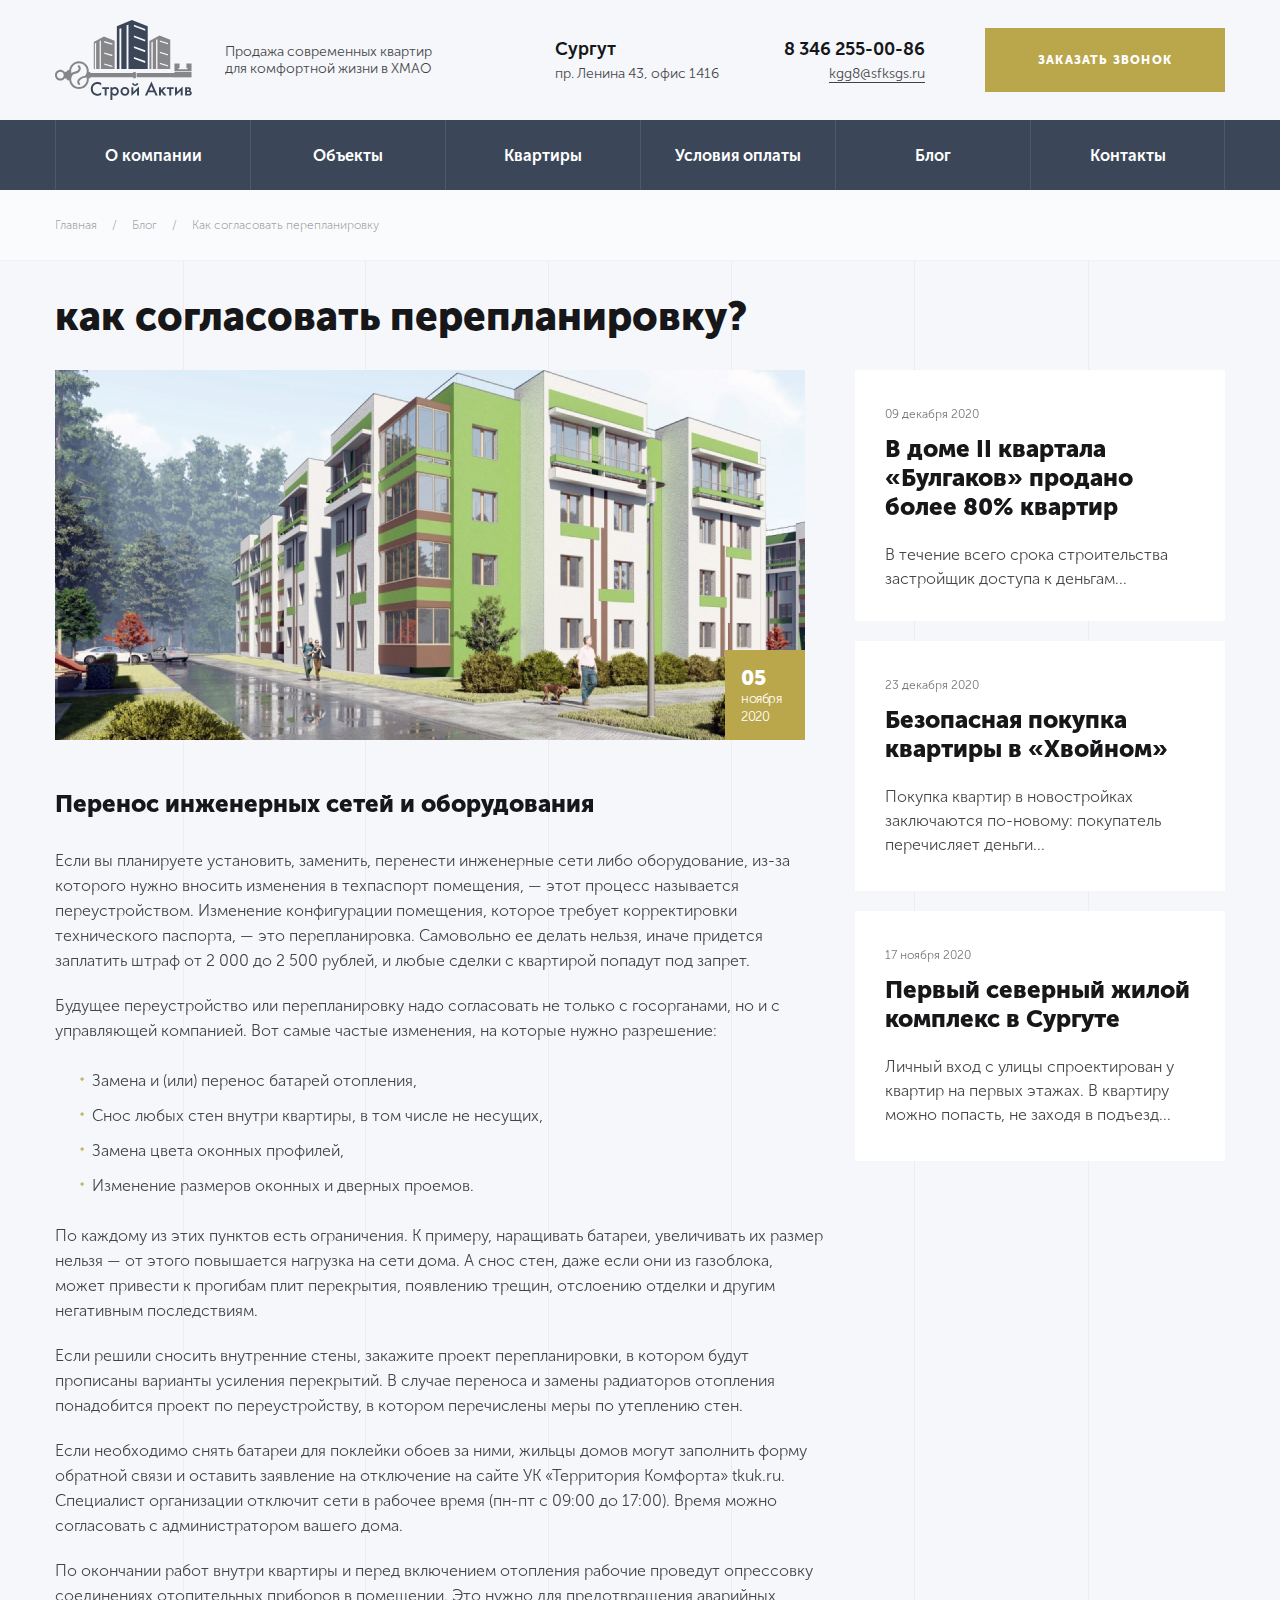
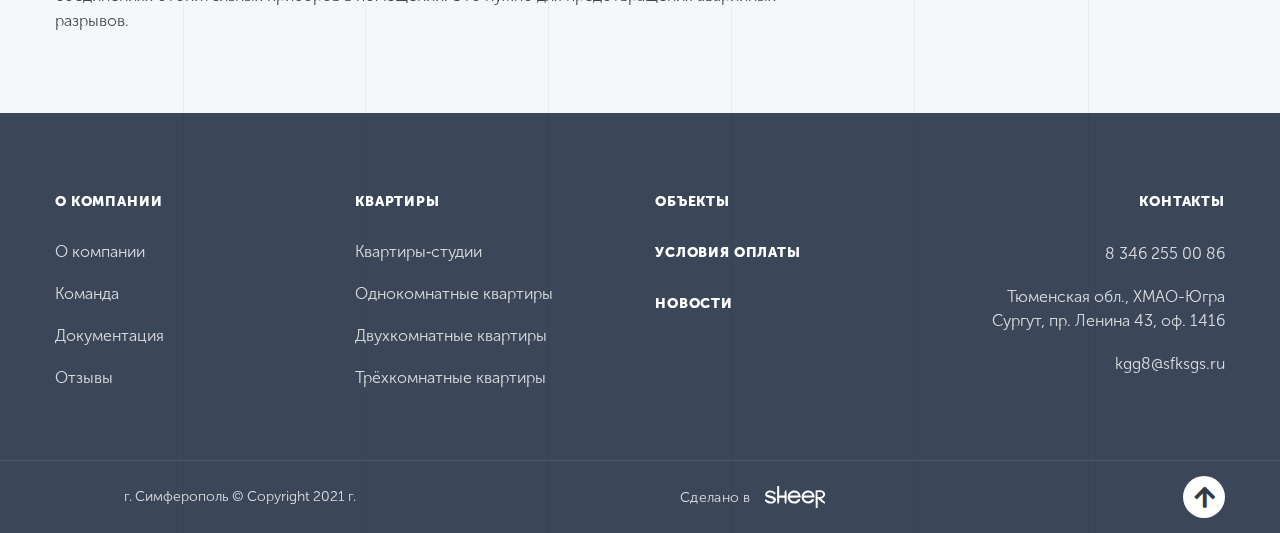
<file: article.html>
<!DOCTYPE html>
<!--[if lt IE 7]><html lang="ru" class="lt-ie9 lt-ie8 lt-ie7"><![endif]-->
<!--[if IE 7]><html lang="ru" class="lt-ie9 lt-ie8"><![endif]-->
<!--[if IE 8]><html lang="ru" class="lt-ie9"><![endif]-->
<!--[if gt IE 8]><!-->
<html lang="ru">
<!--<![endif]-->
<head>
	<meta charset="utf-8" />
	<title>Заголовок</title>
	<meta name="description" content="" />
	<meta http-equiv="X-UA-Compatible" content="IE=edge" />
	<meta name="viewport" content="width=device-width, initial-scale=1.0" />
	<link rel="shortcut icon" href="favicon.png" />
	<link rel="stylesheet" href="libs/bootstrap/bootstrap-grid.css" />
	<link rel="stylesheet" href="libs/fontawesome-free-5.12.0-web/css/all.min.css" />
	<link rel="stylesheet" href="libs/jscrollpane/jquery.jscrollpane.css" />
	<link rel="stylesheet" href="libs/fancybox/jquery.fancybox.css" />
	<link rel="stylesheet" href="libs/slick-1.5.9/slick/slick.css" />
	<link rel="stylesheet" href="libs/slick-1.5.9/slick/slick-theme.css" />
	<link rel="stylesheet" href="css/fonts.css" />
	<link rel="stylesheet" href="css/main.css?ver=1.22" />
	<link rel="stylesheet" href="css/media.css?ver=1.22" />
</head>
<body>

	<div class="wrapper">

		<div class="lines-wrap">
			<div class="lines-wrap__item"></div>
			<div class="lines-wrap__item"></div>
			<div class="lines-wrap__item"></div>
			<div class="lines-wrap__item"></div>
			<div class="lines-wrap__item"></div>
			<div class="lines-wrap__item"></div>
		</div>

		<header class="header default">
			<div class="container header__top">
				<div class="row align-items-center">
					<div class="col-lg-5 col-4">
						<div class="logo-wrap">
							<a href="#" class="logo">
								<img src="img/logo.svg" alt="alt">
							</a>
							<div class="logo-descr">Продажа современных квартир для комфортной жизни в ХМАО</div>
						</div>
					</div>
					<div class="col-lg-2 hidden_tablet">
						<div class="header-contact">
							<div class="header-contact__value">Сургут</div>
							<p>пр. Ленина 43, офис 1416</p>
						</div>
					</div>
					<div class="col-lg-2 table_pl hidden_tablet">
						<div class="header-contact header-contact_right">
							<div class="header-contact__value"><a href="tel:+83462550086">8 346 255-00-86</a></div>
							<p><a href="tel:kgg8@sfksgs.ru">kgg8@sfksgs.ru</a></p>
						</div>
					</div>
					<div class="col-lg-3 col-8 header__right">
						<a href="#callback" class="btn-main btn-main_main fancybox">Заказать звонок</a>
						<a href="tel:+83462550086" class="phone-mob"><i class="fas fa-phone-alt"></i></a>
						<span class="btn_nav">
							<span class='sandwich'>
								<span class='sw-topper'></span>
								<span class='sw-bottom'></span>
								<span class='sw-footer'></span>
							</span>
						</span>
					</div>
				</div>
			</div>
			<div class="nav">
				<div class="container">
					<ul class="menu">
						<li><a href="#">О компании</a></li>
						<li><a href="#">Объекты</a></li>
						<li><a href="#">Квартиры</a></li>
						<li><a href="#">Условия оплаты</a></li>
						<li><a href="#">Блог</a></li>
						<li><a href="#">Контакты</a></li>
					</ul>
					<div class="nav__mob">
						<div class="header-contact">
							<div class="header-contact__value">Сургут</div>
							<p>пр. Ленина 43, офис 1416</p>
						</div>
						<div class="header-contact">
							<div class="header-contact__value"><a href="tel:+83462550086">8 346 255-00-86</a></div>
							<p><a href="tel:kgg8@sfksgs.ru">kgg8@sfksgs.ru</a></p>
						</div>
						<a href="#callback" class="btn-main btn-main_main fancybox">Заказать звонок</a>
					</div>
				</div>
			</div>
		</header>

		<div class="breadcumbs-wrap">
			<div class="container">
				<ul class="breadcumbs">
					<li><a href="#">Главная</a><span>/</span></li>
					<li><a href="#">Блог</a><span>/</span></li>
					<li>Как согласовать перепланировку</li>
				</ul>
			</div>
		</div>

		<div class="article">
			<div class="container">
				<div class="title-section">как согласовать перепланировку?</div>
				<div class="row">
					<div class="col-lg-8 text-page">
						<div class="article__image">
							<img src="img/article1.jpg" alt="alt">
							<div class="date-article">
								<strong>05</strong>
								<span>ноября <br>2020</span>
							</div>
						</div>
						<div class="title-page">Перенос инженерных сетей и оборудования</div>
						<p>Если вы планируете установить, заменить, перенести инженерные сети либо оборудование, из-за которого нужно вносить изменения в техпаспорт помещения, — этот процесс называется переустройством. Изменение конфигурации помещения, которое требует корректировки технического паспорта, — это перепланировка. Самовольно ее делать нельзя, иначе придется заплатить штраф от 2 000 до 2 500 рублей, и любые сделки с квартирой попадут под запрет.</p>
						<p>Будущее переустройство или перепланировку надо согласовать не только с госорганами, но и с управляющей компанией. Вот самые частые изменения, на которые нужно разрешение:</p>
						<ul>
							<li>Замена и (или) перенос батарей отопления,</li>
							<li>Снос любых стен внутри квартиры, в том числе не несущих,</li>
							<li>Замена цвета оконных профилей,</li>
							<li>Изменение размеров оконных и дверных проемов.</li>
						</ul>
						<p>По каждому из этих пунктов есть ограничения. К примеру, наращивать батареи, увеличивать их размер нельзя — от этого повышается нагрузка на сети дома. А снос стен, даже если они из газоблока, может привести к прогибам плит перекрытия, появлению трещин, отслоению отделки и другим негативным последствиям.</p>
						<p>Если решили сносить внутренние стены, закажите проект перепланировки, в котором будут прописаны варианты усиления перекрытий. В случае переноса и замены радиаторов отопления понадобится проект по переустройству, в котором перечислены меры по утеплению стен.</p>
						<p>Если необходимо снять батареи для поклейки обоев за ними, жильцы домов могут заполнить форму обратной связи и оставить заявление на отключение на сайте УК «Территория Комфорта» tkuk.ru. Специалист организации отключит сети в рабочее время (пн-пт с 09:00 до 17:00). Время можно согласовать с администратором вашего дома.</p>
						<p>По окончании работ внутри квартиры и перед включением отопления рабочие проведут опрессовку соединениях отопительных приборов в помещении. Это нужно для предотвращения аварийных разрывов.</p>
					</div>
					<div class="col-lg-4">
						<a href="#" class="item-article">
							<span class="item-article__date">09 декабря 2020</span>
							<span class="item-article__name">В доме II квартала «Булгаков» продано более 80% квартир</span>
							<span class="item-article__text">В течение всего срока строительства застройщик доступа к деньгам...</span>
						</a>
						<a href="#" class="item-article">
							<span class="item-article__date">23 декабря 2020</span>
							<span class="item-article__name">Безопасная покупка квартиры в «Хвойном»</span>
							<span class="item-article__text">Покупка квартир в новостройках заключаются по-новому: покупатель перечисляет деньги...</span>
						</a>
						<a href="#" class="item-article">
							<span class="item-article__date">17 ноября 2020</span>
							<span class="item-article__name">Первый северный жилой комплекс в Сургуте </span>
							<span class="item-article__text">Личный вход с улицы спроектирован у квартир на первых этажах. В квартиру можно попасть, не заходя в подъезд...</span>
						</a>
					</div>
				</div>
			</div>
		</div>

		<footer class="footer">
			<div class="container">
				<div class="row footer__row">
					<div class="col-lg-3 col-6">
						<div class="title-footer">О компании <i class="far fa-plus"></i></div>
						<div class="footer-content">
							<ul class="footer-list">
								<li><a href="#">О компании</a></li>
								<li><a href="#">Команда</a></li>
								<li><a href="#">Документация</a></li>
								<li><a href="#">Отзывы</a></li>
							</ul>
						</div>
					</div>
					<div class="col-lg-3 col-6">
						<div class="title-footer">Квартиры <i class="far fa-plus"></i></div>
						<div class="footer-content">
							<ul class="footer-list">
								<li><a href="#">Квартиры‑студии</a></li>
								<li><a href="#">Однокомнатные квартиры</a></li>
								<li><a href="#">Двухкомнатные квартиры</a></li>
								<li><a href="#">Трёхкомнатные квартиры</a></li>
							</ul>
						</div>
					</div>
					<div class="col-lg-3 col-6">
						<div class="title-footer title-footer_mob">Услуги <i class="far fa-plus"></i></div>
						<div class="footer-content">
							<ul class="footer-nav">
								<li><a href="#">Объекты</a></li> 
								<li><a href="#">Условия оплаты</a></li>
								<li><a href="#">Новости</a></li>
							</ul>
						</div>
					</div> 
					<div class="col-lg-3 col-6 footer__right">
						<div class="title-footer">Контакты <i class="far fa-plus"></i></div>
						<div class="footer-content">
							<p><a href="tel:+83462550086">8 346 255 00 86</a></p>
							<br>
							<p>Тюменская обл., ХМАО-Югра </p>
							<p>Сургут, пр. Ленина 43, оф. 1416</p>
							<br>
							<p><a href="mailto:kgg8@sfksgs.ru">kgg8@sfksgs.ru</a></p>
						</div>
					</div>
				</div>
			</div>
			<div class="footer__bottom">
				<div class="container">
					<div class="row align-items-center">
						<div class="col-md-4 col_copyright">
							<p>г. Симферополь © Copyright  2021 г.</p>
						</div>
						<div class="col-md-4">
							<div class="create">Сделано в <img src="img/copy.svg" alt="alt"></div>
						</div>
						<div class="col-md-4 align_right">
							<a href="#" class="btn_top"><i class="fa fa-arrow-up"></i></a>
						</div>
					</div>
				</div>
			</div>
		</footer>

	</div>

	<div id="callback" class="modal-block">
		<div class="modal-wrap">
			<div class="title-form">Заполните форму</div>
			<div class="descr-form">и наш менеджер свяжется с вами в течение 30 минут</div>
			<form>
				<div class="item-form">
					<input type="text" required="required">
					<div class="item-form__placeholder">Введите ваше имя</div>
				</div>
				<div class="item-form">
					<input type="text" required="required" class="input-phone">
					<div class="item-form__placeholder">Введите ваш телефон</div>
				</div>
				<button class="btn-main btn-main_main" type="submit">заказать звонок</button>
				<div class="checkbox">
					<label>
						<input type="checkbox" required="required" checked="checked" />
						<span>Я согласен с условиями <a href="#">обработки персональных данных</a></span>
					</label>
				</div>
			</form>
		</div>
	</div>

	<!--[if lt IE 9]>
	<script src="libs/html5shiv/es5-shim.min.js"></script>
	<script src="libs/html5shiv/html5shiv.min.js"></script>
	<script src="libs/html5shiv/html5shiv-printshiv.min.js"></script>
	<script src="libs/respond/respond.min.js"></script>
<![endif]-->
<script src="libs/jquery/jquery-1.11.1.min.js"></script>
<script src="libs/jquery-mousewheel/jquery.mousewheel.min.js"></script>
<script src="libs/fancybox/jquery.fancybox.pack.js"></script>
<script src="libs/slick-1.5.9/slick/slick.min.js"></script>
<script src="libs/scroll2id/PageScroll2id.min.js"></script>
<script src="libs/jscrollpane/jquery.jscrollpane.min.js"></script>
<script src="libs/mask/jquery.maskedinput.js"></script>
<script src="libs/jQueryFormStyler-master/jquery.formstyler.min.js"></script>
<script src="js/common.js?ver=1.22"></script>
<!-- Yandex.Metrika counter --><!-- /Yandex.Metrika counter -->
<!-- Google Analytics counter --><!-- /Google Analytics counter -->
</body>
</html>
</file>
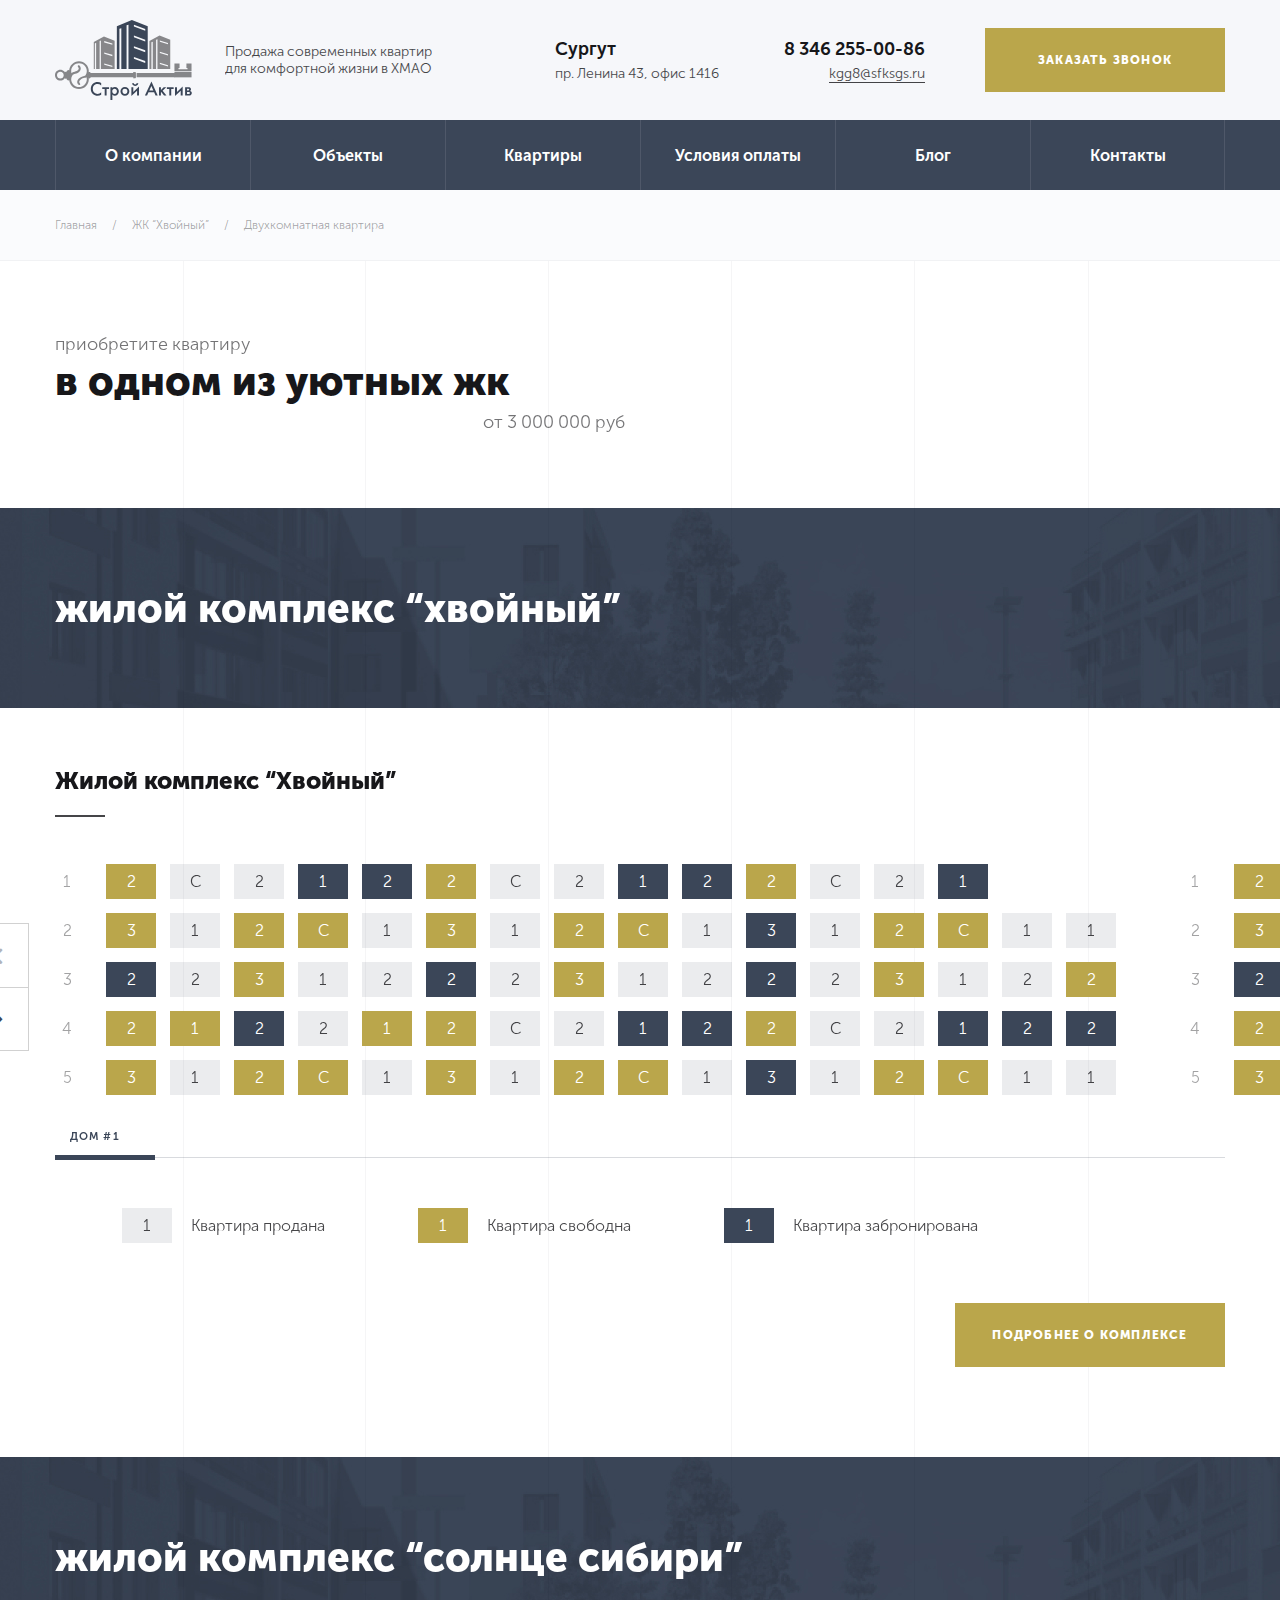
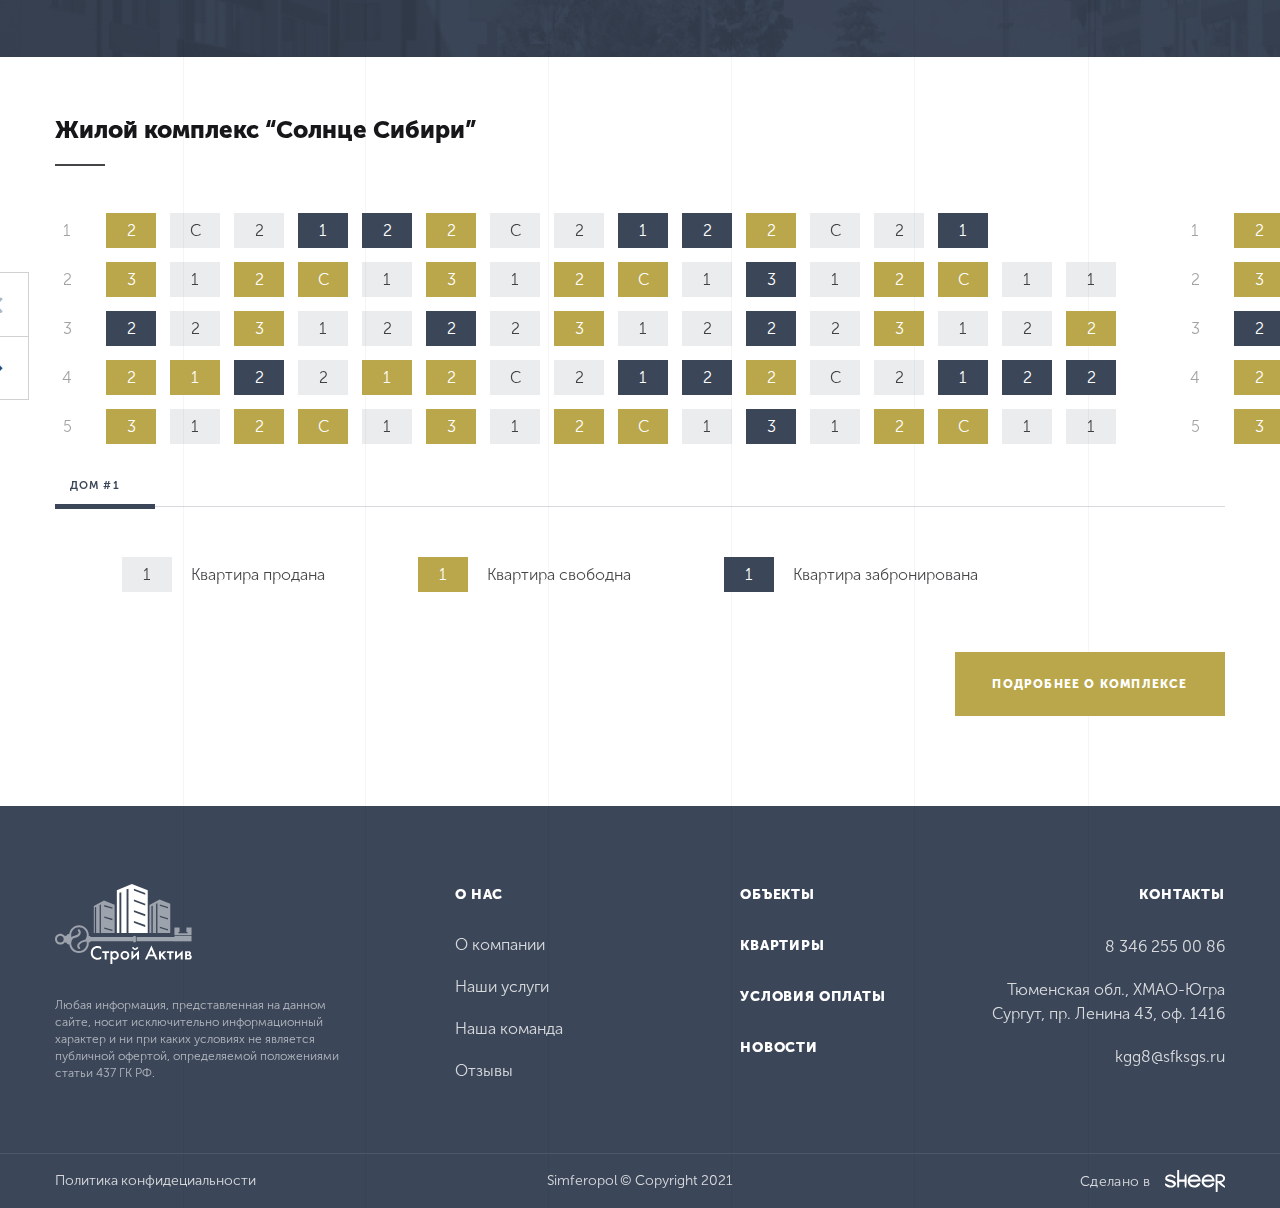
<file: catalog-apartments.html>
<!DOCTYPE html>
<!--[if lt IE 7]><html lang="ru" class="lt-ie9 lt-ie8 lt-ie7"><![endif]-->
<!--[if IE 7]><html lang="ru" class="lt-ie9 lt-ie8"><![endif]-->
<!--[if IE 8]><html lang="ru" class="lt-ie9"><![endif]-->
<!--[if gt IE 8]><!-->
<html lang="ru">
<!--<![endif]-->
<head>
	<meta charset="utf-8" />
	<title>Заголовок</title>
	<meta name="description" content="" />
	<meta http-equiv="X-UA-Compatible" content="IE=edge" />
	<meta name="viewport" content="width=device-width, initial-scale=1.0" />
	<link rel="shortcut icon" href="favicon.png" />
	<link rel="stylesheet" href="libs/bootstrap/bootstrap-grid.css" />
	<link rel="stylesheet" href="libs/fontawesome-free-5.12.0-web/css/all.min.css" />
	<link rel="stylesheet" href="libs/jscrollpane/jquery.jscrollpane.css" />
	<link rel="stylesheet" href="libs/fancybox/jquery.fancybox.css" />
	<link rel="stylesheet" href="libs/slick-1.5.9/slick/slick.css" />
	<link rel="stylesheet" href="libs/slick-1.5.9/slick/slick-theme.css" />
	<link rel="stylesheet" href="css/fonts.css" />
	<link rel="stylesheet" href="css/main.css?ver=1.25" />
	<link rel="stylesheet" href="css/media.css?ver=1.25" />
</head> 
<body>

	<div class="wrapper">

		<div class="lines-wrap">
			<div class="lines-wrap__item"></div>
			<div class="lines-wrap__item"></div>
			<div class="lines-wrap__item"></div>
			<div class="lines-wrap__item"></div>
			<div class="lines-wrap__item"></div>
			<div class="lines-wrap__item"></div>
		</div>

		<header class="header default">
			<div class="container header__top">
				<div class="row align-items-center">
					<div class="col-lg-5 col-4">
						<div class="logo-wrap">
							<a href="#" class="logo">
								<img src="img/logo.svg" alt="alt">
							</a>
							<div class="logo-descr">Продажа современных квартир для комфортной жизни в ХМАО</div>
						</div>
					</div>
					<div class="col-lg-2 hidden_tablet">
						<div class="header-contact">
							<div class="header-contact__value">Сургут</div>
							<p>пр. Ленина 43, офис 1416</p>
						</div>
					</div>
					<div class="col-lg-2 table_pl hidden_tablet">
						<div class="header-contact header-contact_right">
							<div class="header-contact__value"><a href="tel:+83462550086">8 346 255-00-86</a></div>
							<p><a href="tel:kgg8@sfksgs.ru">kgg8@sfksgs.ru</a></p>
						</div>
					</div>
					<div class="col-lg-3 col-8 header__right">
						<a href="#callback" class="btn-main btn-main_main fancybox">Заказать звонок</a>
						<a href="tel:+83462550086" class="phone-mob"><i class="fas fa-phone-alt"></i></a>
						<span class="btn_nav">
							<span class='sandwich'>
								<span class='sw-topper'></span>
								<span class='sw-bottom'></span>
								<span class='sw-footer'></span>
							</span>
						</span>
					</div>
				</div>
			</div>
			<div class="nav">
				<div class="container">
					<ul class="menu">
						<li><a href="#">О компании</a></li>
						<li><a href="#">Объекты</a></li>
						<li><a href="#">Квартиры</a></li>
						<li><a href="#">Условия оплаты</a></li>
						<li><a href="#">Блог</a></li>
						<li><a href="#">Контакты</a></li>
					</ul>
					<div class="nav__mob">
						<div class="header-contact">
							<div class="header-contact__value">Сургут</div>
							<p>пр. Ленина 43, офис 1416</p>
						</div>
						<div class="header-contact">
							<div class="header-contact__value"><a href="tel:+83462550086">8 346 255-00-86</a></div>
							<p><a href="tel:kgg8@sfksgs.ru">kgg8@sfksgs.ru</a></p>
						</div>
						<a href="#callback" class="btn-main btn-main_main fancybox">Заказать звонок</a>
					</div>
				</div>
			</div>
		</header>

		<div class="breadcumbs-wrap">
			<div class="container">
				<ul class="breadcumbs">
					<li><a href="#">Главная</a><span>/</span></li>
					<li><a href="#">ЖК “Хвойный”</a><span>/</span></li>
					<li>Двухкомнатная квартира</li>
				</ul>
			</div>
		</div>

		<div class="top-complex">
			<div class="container">
				<div class="title-wrap title-wrap_section">
					<div class="descr-title">приобретите квартиру</div>
					<div class="title-section">в одном из уютных жк</div>
					<div class="descr-title">от 3 000 000 руб</div>
				</div>
			</div>
		</div>

		<div class="complex" id="complex_1">
			<div class="head-complex">
				<div class="container">
					<div class="head-complex__title">жилой комплекс “хвойный”</div>
				</div>
			</div>
			<div class="container">
				<h2 class="title-middle">Жилой комплекс “Хвойный”</h2>
			</div>
			<div class="slider-wrap">
				<ul class="slider-complex">
					<li>
						<div class="item-complex">
							<div class="item-complex__line">
								<div class="item-complex__value">1</div>
								<div class="item-complex__apartment">
									<div class="complex-aparment">2</div>
									<div class="complex-info">
										<div class="complex-info__name">2-х комнатная квартира № 47</div>
										<div class="complex-info__price">48,60 м² <br>3 200 000 ₽</div>
										<img src="img/complex1.svg" alt="alt">
									</div>
								</div>
								<div class="item-complex__apartment sold">
									<div class="complex-aparment">С</div>
									<div class="complex-info">
										<div class="complex-info__name">2-х комнатная квартира № 47</div>
										<div class="complex-info__price">48,60 м² <br>3 200 000 ₽</div>
										<img src="img/complex1.svg" alt="alt">
									</div>
								</div>
								<div class="item-complex__apartment sold">
									<div class="complex-aparment">2</div>
									<div class="complex-info">
										<div class="complex-info__name">2-х комнатная квартира № 47</div>
										<div class="complex-info__price">48,60 м² <br>3 200 000 ₽</div>
										<img src="img/complex1.svg" alt="alt">
									</div>
								</div>
								<div class="item-complex__apartment booked">
									<div class="complex-aparment">1</div>
									<div class="complex-info">
										<div class="complex-info__name">2-х комнатная квартира № 47</div>
										<div class="complex-info__price">48,60 м² <br>3 200 000 ₽</div>
										<img src="img/complex1.svg" alt="alt">
									</div>
								</div>
								<div class="item-complex__apartment booked">
									<div class="complex-aparment">2</div>
									<div class="complex-info">
										<div class="complex-info__name">2-х комнатная квартира № 47</div>
										<div class="complex-info__price">48,60 м² <br>3 200 000 ₽</div>
										<img src="img/complex1.svg" alt="alt">
									</div>
								</div>
								<div class="item-complex__apartment">
									<div class="complex-aparment">2</div>
									<div class="complex-info">
										<div class="complex-info__name">2-х комнатная квартира № 47</div>
										<div class="complex-info__price">48,60 м² <br>3 200 000 ₽</div>
										<img src="img/complex1.svg" alt="alt">
									</div>
								</div>
								<div class="item-complex__apartment sold">
									<div class="complex-aparment">С</div>
									<div class="complex-info">
										<div class="complex-info__name">2-х комнатная квартира № 47</div>
										<div class="complex-info__price">48,60 м² <br>3 200 000 ₽</div>
										<img src="img/complex1.svg" alt="alt">
									</div>
								</div>
								<div class="item-complex__apartment sold">
									<div class="complex-aparment">2</div>
									<div class="complex-info">
										<div class="complex-info__name">2-х комнатная квартира № 47</div>
										<div class="complex-info__price">48,60 м² <br>3 200 000 ₽</div>
										<img src="img/complex1.svg" alt="alt">
									</div>
								</div>
								<div class="item-complex__apartment booked">
									<div class="complex-aparment">1</div>
									<div class="complex-info">
										<div class="complex-info__name">2-х комнатная квартира № 47</div>
										<div class="complex-info__price">48,60 м² <br>3 200 000 ₽</div>
										<img src="img/complex1.svg" alt="alt">
									</div>
								</div>
								<div class="item-complex__apartment booked">
									<div class="complex-aparment">2</div>
									<div class="complex-info">
										<div class="complex-info__name">2-х комнатная квартира № 47</div>
										<div class="complex-info__price">48,60 м² <br>3 200 000 ₽</div>
										<img src="img/complex1.svg" alt="alt">
									</div>
								</div>
								<div class="item-complex__apartment">
									<div class="complex-aparment">2</div>
									<div class="complex-info">
										<div class="complex-info__name">2-х комнатная квартира № 47</div>
										<div class="complex-info__price">48,60 м² <br>3 200 000 ₽</div>
										<img src="img/complex1.svg" alt="alt">
									</div>
								</div>
								<div class="item-complex__apartment sold">
									<div class="complex-aparment">С</div>
									<div class="complex-info">
										<div class="complex-info__name">2-х комнатная квартира № 47</div>
										<div class="complex-info__price">48,60 м² <br>3 200 000 ₽</div>
										<img src="img/complex1.svg" alt="alt">
									</div>
								</div>
								<div class="item-complex__apartment sold">
									<div class="complex-aparment">2</div>
									<div class="complex-info">
										<div class="complex-info__name">2-х комнатная квартира № 47</div>
										<div class="complex-info__price">48,60 м² <br>3 200 000 ₽</div>
										<img src="img/complex1.svg" alt="alt">
									</div>
								</div>
								<div class="item-complex__apartment booked">
									<div class="complex-aparment">1</div>
									<div class="complex-info">
										<div class="complex-info__name">2-х комнатная квартира № 47</div>
										<div class="complex-info__price">48,60 м² <br>3 200 000 ₽</div>
										<img src="img/complex1.svg" alt="alt">
									</div>
								</div>
							</div>
							<div class="item-complex__line">
								<div class="item-complex__value">2</div>
								<div class="item-complex__apartment">
									<div class="complex-aparment">3</div>
									<div class="complex-info">
										<div class="complex-info__name">2-х комнатная квартира № 47</div>
										<div class="complex-info__price">48,60 м² <br>3 200 000 ₽</div>
										<img src="img/complex1.svg" alt="alt">
									</div>
								</div>
								<div class="item-complex__apartment sold">
									<div class="complex-aparment">1</div>
									<div class="complex-info">
										<div class="complex-info__name">2-х комнатная квартира № 47</div>
										<div class="complex-info__price">48,60 м² <br>3 200 000 ₽</div>
										<img src="img/complex1.svg" alt="alt">
									</div>
								</div>
								<div class="item-complex__apartment">
									<div class="complex-aparment">2</div>
									<div class="complex-info">
										<div class="complex-info__name">2-х комнатная квартира № 47</div>
										<div class="complex-info__price">48,60 м² <br>3 200 000 ₽</div>
										<img src="img/complex1.svg" alt="alt">
									</div>
								</div>
								<div class="item-complex__apartment">
									<div class="complex-aparment">C</div>
									<div class="complex-info">
										<div class="complex-info__name">2-х комнатная квартира № 47</div>
										<div class="complex-info__price">48,60 м² <br>3 200 000 ₽</div>
										<img src="img/complex1.svg" alt="alt">
									</div>
								</div>
								<div class="item-complex__apartment sold">
									<div class="complex-aparment">1</div>
									<div class="complex-info">
										<div class="complex-info__name">2-х комнатная квартира № 47</div>
										<div class="complex-info__price">48,60 м² <br>3 200 000 ₽</div>
										<img src="img/complex1.svg" alt="alt">
									</div>
								</div>
								<div class="item-complex__apartment">
									<div class="complex-aparment">3</div>
									<div class="complex-info">
										<div class="complex-info__name">2-х комнатная квартира № 47</div>
										<div class="complex-info__price">48,60 м² <br>3 200 000 ₽</div>
										<img src="img/complex1.svg" alt="alt">
									</div>
								</div>
								<div class="item-complex__apartment sold">
									<div class="complex-aparment">1</div>
									<div class="complex-info">
										<div class="complex-info__name">2-х комнатная квартира № 47</div>
										<div class="complex-info__price">48,60 м² <br>3 200 000 ₽</div>
										<img src="img/complex1.svg" alt="alt">
									</div>
								</div>
								<div class="item-complex__apartment">
									<div class="complex-aparment">2</div>
									<div class="complex-info">
										<div class="complex-info__name">2-х комнатная квартира № 47</div>
										<div class="complex-info__price">48,60 м² <br>3 200 000 ₽</div>
										<img src="img/complex1.svg" alt="alt">
									</div>
								</div>
								<div class="item-complex__apartment">
									<div class="complex-aparment">C</div>
									<div class="complex-info">
										<div class="complex-info__name">2-х комнатная квартира № 47</div>
										<div class="complex-info__price">48,60 м² <br>3 200 000 ₽</div>
										<img src="img/complex1.svg" alt="alt">
									</div>
								</div>
								<div class="item-complex__apartment sold">
									<div class="complex-aparment">1</div>
									<div class="complex-info">
										<div class="complex-info__name">2-х комнатная квартира № 47</div>
										<div class="complex-info__price">48,60 м² <br>3 200 000 ₽</div>
										<img src="img/complex1.svg" alt="alt">
									</div>
								</div>
								<div class="item-complex__apartment booked">
									<div class="complex-aparment">3</div>
									<div class="complex-info">
										<div class="complex-info__name">2-х комнатная квартира № 47</div>
										<div class="complex-info__price">48,60 м² <br>3 200 000 ₽</div>
										<img src="img/complex1.svg" alt="alt">
									</div>
								</div>
								<div class="item-complex__apartment sold">
									<div class="complex-aparment">1</div>
									<div class="complex-info">
										<div class="complex-info__name">2-х комнатная квартира № 47</div>
										<div class="complex-info__price">48,60 м² <br>3 200 000 ₽</div>
										<img src="img/complex1.svg" alt="alt">
									</div>
								</div>
								<div class="item-complex__apartment">
									<div class="complex-aparment">2</div>
									<div class="complex-info">
										<div class="complex-info__name">2-х комнатная квартира № 47</div>
										<div class="complex-info__price">48,60 м² <br>3 200 000 ₽</div>
										<img src="img/complex1.svg" alt="alt">
									</div>
								</div>
								<div class="item-complex__apartment">
									<div class="complex-aparment">C</div>
									<div class="complex-info">
										<div class="complex-info__name">2-х комнатная квартира № 47</div>
										<div class="complex-info__price">48,60 м² <br>3 200 000 ₽</div>
										<img src="img/complex1.svg" alt="alt">
									</div>
								</div>
								<div class="item-complex__apartment sold">
									<div class="complex-aparment">1</div>
									<div class="complex-info">
										<div class="complex-info__name">2-х комнатная квартира № 47</div>
										<div class="complex-info__price">48,60 м² <br>3 200 000 ₽</div>
										<img src="img/complex1.svg" alt="alt">
									</div>
								</div>
								<div class="item-complex__apartment sold">
									<div class="complex-aparment">1</div>
									<div class="complex-info">
										<div class="complex-info__name">2-х комнатная квартира № 47</div>
										<div class="complex-info__price">48,60 м² <br>3 200 000 ₽</div>
										<img src="img/complex1.svg" alt="alt">
									</div>
								</div>
							</div>
							<div class="item-complex__line">
								<div class="item-complex__value">3</div>
								<div class="item-complex__apartment booked">
									<div class="complex-aparment">2</div>
									<div class="complex-info">
										<div class="complex-info__name">2-х комнатная квартира № 47</div>
										<div class="complex-info__price">48,60 м² <br>3 200 000 ₽</div>
										<img src="img/complex1.svg" alt="alt">
									</div>
								</div>
								<div class="item-complex__apartment sold">
									<div class="complex-aparment">2</div>
									<div class="complex-info">
										<div class="complex-info__name">2-х комнатная квартира № 47</div>
										<div class="complex-info__price">48,60 м² <br>3 200 000 ₽</div>
										<img src="img/complex1.svg" alt="alt">
									</div>
								</div>
								<div class="item-complex__apartment">
									<div class="complex-aparment">3</div>
									<div class="complex-info">
										<div class="complex-info__name">2-х комнатная квартира № 47</div>
										<div class="complex-info__price">48,60 м² <br>3 200 000 ₽</div>
										<img src="img/complex1.svg" alt="alt">
									</div>
								</div>
								<div class="item-complex__apartment sold">
									<div class="complex-aparment">1</div>
									<div class="complex-info">
										<div class="complex-info__name">2-х комнатная квартира № 47</div>
										<div class="complex-info__price">48,60 м² <br>3 200 000 ₽</div>
										<img src="img/complex1.svg" alt="alt">
									</div>
								</div>
								<div class="item-complex__apartment sold">
									<div class="complex-aparment">2</div>
									<div class="complex-info">
										<div class="complex-info__name">2-х комнатная квартира № 47</div>
										<div class="complex-info__price">48,60 м² <br>3 200 000 ₽</div>
										<img src="img/complex1.svg" alt="alt">
									</div>
								</div>
								<div class="item-complex__apartment booked">
									<div class="complex-aparment">2</div>
									<div class="complex-info">
										<div class="complex-info__name">2-х комнатная квартира № 47</div>
										<div class="complex-info__price">48,60 м² <br>3 200 000 ₽</div>
										<img src="img/complex1.svg" alt="alt">
									</div>
								</div>
								<div class="item-complex__apartment sold">
									<div class="complex-aparment">2</div>
									<div class="complex-info">
										<div class="complex-info__name">2-х комнатная квартира № 47</div>
										<div class="complex-info__price">48,60 м² <br>3 200 000 ₽</div>
										<img src="img/complex1.svg" alt="alt">
									</div>
								</div>
								<div class="item-complex__apartment">
									<div class="complex-aparment">3</div>
									<div class="complex-info">
										<div class="complex-info__name">2-х комнатная квартира № 47</div>
										<div class="complex-info__price">48,60 м² <br>3 200 000 ₽</div>
										<img src="img/complex1.svg" alt="alt">
									</div>
								</div>
								<div class="item-complex__apartment sold">
									<div class="complex-aparment">1</div>
									<div class="complex-info">
										<div class="complex-info__name">2-х комнатная квартира № 47</div>
										<div class="complex-info__price">48,60 м² <br>3 200 000 ₽</div>
										<img src="img/complex1.svg" alt="alt">
									</div>
								</div>
								<div class="item-complex__apartment sold">
									<div class="complex-aparment">2</div>
									<div class="complex-info">
										<div class="complex-info__name">2-х комнатная квартира № 47</div>
										<div class="complex-info__price">48,60 м² <br>3 200 000 ₽</div>
										<img src="img/complex1.svg" alt="alt">
									</div>
								</div>
								<div class="item-complex__apartment booked">
									<div class="complex-aparment">2</div>
									<div class="complex-info">
										<div class="complex-info__name">2-х комнатная квартира № 47</div>
										<div class="complex-info__price">48,60 м² <br>3 200 000 ₽</div>
										<img src="img/complex1.svg" alt="alt">
									</div>
								</div>
								<div class="item-complex__apartment sold">
									<div class="complex-aparment">2</div>
									<div class="complex-info">
										<div class="complex-info__name">2-х комнатная квартира № 47</div>
										<div class="complex-info__price">48,60 м² <br>3 200 000 ₽</div>
										<img src="img/complex1.svg" alt="alt">
									</div>
								</div>
								<div class="item-complex__apartment">
									<div class="complex-aparment">3</div>
									<div class="complex-info">
										<div class="complex-info__name">2-х комнатная квартира № 47</div>
										<div class="complex-info__price">48,60 м² <br>3 200 000 ₽</div>
										<img src="img/complex1.svg" alt="alt">
									</div>
								</div>
								<div class="item-complex__apartment sold">
									<div class="complex-aparment">1</div>
									<div class="complex-info">
										<div class="complex-info__name">2-х комнатная квартира № 47</div>
										<div class="complex-info__price">48,60 м² <br>3 200 000 ₽</div>
										<img src="img/complex1.svg" alt="alt">
									</div>
								</div>
								<div class="item-complex__apartment sold">
									<div class="complex-aparment">2</div>
									<div class="complex-info">
										<div class="complex-info__name">2-х комнатная квартира № 47</div>
										<div class="complex-info__price">48,60 м² <br>3 200 000 ₽</div>
										<img src="img/complex1.svg" alt="alt">
									</div>
								</div>
								<div class="item-complex__apartment">
									<div class="complex-aparment">2</div>
									<div class="complex-info">
										<div class="complex-info__name">2-х комнатная квартира № 47</div>
										<div class="complex-info__price">48,60 м² <br>3 200 000 ₽</div>
										<img src="img/complex1.svg" alt="alt">
									</div>
								</div>
							</div>
							<div class="item-complex__line">
								<div class="item-complex__value">4</div>
								<div class="item-complex__apartment">
									<div class="complex-aparment">2</div>
									<div class="complex-info">
										<div class="complex-info__name">2-х комнатная квартира № 47</div>
										<div class="complex-info__price">48,60 м² <br>3 200 000 ₽</div>
										<img src="img/complex1.svg" alt="alt">
									</div>
								</div>
								<div class="item-complex__apartment">
									<div class="complex-aparment">1</div>
									<div class="complex-info">
										<div class="complex-info__name">2-х комнатная квартира № 47</div>
										<div class="complex-info__price">48,60 м² <br>3 200 000 ₽</div>
										<img src="img/complex1.svg" alt="alt">
									</div>
								</div>
								<div class="item-complex__apartment booked">
									<div class="complex-aparment">2</div>
									<div class="complex-info">
										<div class="complex-info__name">2-х комнатная квартира № 47</div>
										<div class="complex-info__price">48,60 м² <br>3 200 000 ₽</div>
										<img src="img/complex1.svg" alt="alt">
									</div>
								</div>
								<div class="item-complex__apartment sold">
									<div class="complex-aparment">2</div>
									<div class="complex-info">
										<div class="complex-info__name">2-х комнатная квартира № 47</div>
										<div class="complex-info__price">48,60 м² <br>3 200 000 ₽</div>
										<img src="img/complex1.svg" alt="alt">
									</div>
								</div>
								<div class="item-complex__apartment">
									<div class="complex-aparment">1</div>
									<div class="complex-info">
										<div class="complex-info__name">2-х комнатная квартира № 47</div>
										<div class="complex-info__price">48,60 м² <br>3 200 000 ₽</div>
										<img src="img/complex1.svg" alt="alt">
									</div>
								</div>
								<div class="item-complex__apartment">
									<div class="complex-aparment">2</div>
									<div class="complex-info">
										<div class="complex-info__name">2-х комнатная квартира № 47</div>
										<div class="complex-info__price">48,60 м² <br>3 200 000 ₽</div>
										<img src="img/complex1.svg" alt="alt">
									</div>
								</div>
								<div class="item-complex__apartment sold">
									<div class="complex-aparment">С</div>
									<div class="complex-info">
										<div class="complex-info__name">2-х комнатная квартира № 47</div>
										<div class="complex-info__price">48,60 м² <br>3 200 000 ₽</div>
										<img src="img/complex1.svg" alt="alt">
									</div>
								</div>
								<div class="item-complex__apartment sold">
									<div class="complex-aparment">2</div>
									<div class="complex-info">
										<div class="complex-info__name">2-х комнатная квартира № 47</div>
										<div class="complex-info__price">48,60 м² <br>3 200 000 ₽</div>
										<img src="img/complex1.svg" alt="alt">
									</div>
								</div>
								<div class="item-complex__apartment booked">
									<div class="complex-aparment">1</div>
									<div class="complex-info">
										<div class="complex-info__name">2-х комнатная квартира № 47</div>
										<div class="complex-info__price">48,60 м² <br>3 200 000 ₽</div>
										<img src="img/complex1.svg" alt="alt">
									</div>
								</div>
								<div class="item-complex__apartment booked">
									<div class="complex-aparment">2</div>
									<div class="complex-info">
										<div class="complex-info__name">2-х комнатная квартира № 47</div>
										<div class="complex-info__price">48,60 м² <br>3 200 000 ₽</div>
										<img src="img/complex1.svg" alt="alt">
									</div>
								</div>
								<div class="item-complex__apartment">
									<div class="complex-aparment">2</div>
									<div class="complex-info">
										<div class="complex-info__name">2-х комнатная квартира № 47</div>
										<div class="complex-info__price">48,60 м² <br>3 200 000 ₽</div>
										<img src="img/complex1.svg" alt="alt">
									</div>
								</div>
								<div class="item-complex__apartment sold">
									<div class="complex-aparment">С</div>
									<div class="complex-info">
										<div class="complex-info__name">2-х комнатная квартира № 47</div>
										<div class="complex-info__price">48,60 м² <br>3 200 000 ₽</div>
										<img src="img/complex1.svg" alt="alt">
									</div>
								</div>
								<div class="item-complex__apartment sold">
									<div class="complex-aparment">2</div>
									<div class="complex-info">
										<div class="complex-info__name">2-х комнатная квартира № 47</div>
										<div class="complex-info__price">48,60 м² <br>3 200 000 ₽</div>
										<img src="img/complex1.svg" alt="alt">
									</div>
								</div>
								<div class="item-complex__apartment booked">
									<div class="complex-aparment">1</div>
									<div class="complex-info">
										<div class="complex-info__name">2-х комнатная квартира № 47</div>
										<div class="complex-info__price">48,60 м² <br>3 200 000 ₽</div>
										<img src="img/complex1.svg" alt="alt">
									</div>
								</div>
								<div class="item-complex__apartment booked">
									<div class="complex-aparment">2</div>
									<div class="complex-info">
										<div class="complex-info__name">2-х комнатная квартира № 47</div>
										<div class="complex-info__price">48,60 м² <br>3 200 000 ₽</div>
										<img src="img/complex1.svg" alt="alt">
									</div>
								</div>
								<div class="item-complex__apartment booked">
									<div class="complex-aparment">2</div>
									<div class="complex-info">
										<div class="complex-info__name">2-х комнатная квартира № 47</div>
										<div class="complex-info__price">48,60 м² <br>3 200 000 ₽</div>
										<img src="img/complex1.svg" alt="alt">
									</div>
								</div>
							</div>
							<div class="item-complex__line">
								<div class="item-complex__value">5</div>
								<div class="item-complex__apartment">
									<div class="complex-aparment">3</div>
									<div class="complex-info">
										<div class="complex-info__name">2-х комнатная квартира № 47</div>
										<div class="complex-info__price">48,60 м² <br>3 200 000 ₽</div>
										<img src="img/complex1.svg" alt="alt">
									</div>
								</div>
								<div class="item-complex__apartment sold">
									<div class="complex-aparment">1</div>
									<div class="complex-info">
										<div class="complex-info__name">2-х комнатная квартира № 47</div>
										<div class="complex-info__price">48,60 м² <br>3 200 000 ₽</div>
										<img src="img/complex1.svg" alt="alt">
									</div>
								</div>
								<div class="item-complex__apartment">
									<div class="complex-aparment">2</div>
									<div class="complex-info">
										<div class="complex-info__name">2-х комнатная квартира № 47</div>
										<div class="complex-info__price">48,60 м² <br>3 200 000 ₽</div>
										<img src="img/complex1.svg" alt="alt">
									</div>
								</div>
								<div class="item-complex__apartment">
									<div class="complex-aparment">C</div>
									<div class="complex-info">
										<div class="complex-info__name">2-х комнатная квартира № 47</div>
										<div class="complex-info__price">48,60 м² <br>3 200 000 ₽</div>
										<img src="img/complex1.svg" alt="alt">
									</div>
								</div>
								<div class="item-complex__apartment sold">
									<div class="complex-aparment">1</div>
									<div class="complex-info">
										<div class="complex-info__name">2-х комнатная квартира № 47</div>
										<div class="complex-info__price">48,60 м² <br>3 200 000 ₽</div>
										<img src="img/complex1.svg" alt="alt">
									</div>
								</div>
								<div class="item-complex__apartment">
									<div class="complex-aparment">3</div>
									<div class="complex-info">
										<div class="complex-info__name">2-х комнатная квартира № 47</div>
										<div class="complex-info__price">48,60 м² <br>3 200 000 ₽</div>
										<img src="img/complex1.svg" alt="alt">
									</div>
								</div>
								<div class="item-complex__apartment sold">
									<div class="complex-aparment">1</div>
									<div class="complex-info">
										<div class="complex-info__name">2-х комнатная квартира № 47</div>
										<div class="complex-info__price">48,60 м² <br>3 200 000 ₽</div>
										<img src="img/complex1.svg" alt="alt">
									</div>
								</div>
								<div class="item-complex__apartment">
									<div class="complex-aparment">2</div>
									<div class="complex-info">
										<div class="complex-info__name">2-х комнатная квартира № 47</div>
										<div class="complex-info__price">48,60 м² <br>3 200 000 ₽</div>
										<img src="img/complex1.svg" alt="alt">
									</div>
								</div>
								<div class="item-complex__apartment">
									<div class="complex-aparment">C</div>
									<div class="complex-info">
										<div class="complex-info__name">2-х комнатная квартира № 47</div>
										<div class="complex-info__price">48,60 м² <br>3 200 000 ₽</div>
										<img src="img/complex1.svg" alt="alt">
									</div>
								</div>
								<div class="item-complex__apartment sold">
									<div class="complex-aparment">1</div>
									<div class="complex-info">
										<div class="complex-info__name">2-х комнатная квартира № 47</div>
										<div class="complex-info__price">48,60 м² <br>3 200 000 ₽</div>
										<img src="img/complex1.svg" alt="alt">
									</div>
								</div>
								<div class="item-complex__apartment booked">
									<div class="complex-aparment">3</div>
									<div class="complex-info">
										<div class="complex-info__name">2-х комнатная квартира № 47</div>
										<div class="complex-info__price">48,60 м² <br>3 200 000 ₽</div>
										<img src="img/complex1.svg" alt="alt">
									</div>
								</div>
								<div class="item-complex__apartment sold">
									<div class="complex-aparment">1</div>
									<div class="complex-info">
										<div class="complex-info__name">2-х комнатная квартира № 47</div>
										<div class="complex-info__price">48,60 м² <br>3 200 000 ₽</div>
										<img src="img/complex1.svg" alt="alt">
									</div>
								</div>
								<div class="item-complex__apartment">
									<div class="complex-aparment">2</div>
									<div class="complex-info">
										<div class="complex-info__name">2-х комнатная квартира № 47</div>
										<div class="complex-info__price">48,60 м² <br>3 200 000 ₽</div>
										<img src="img/complex1.svg" alt="alt">
									</div>
								</div>
								<div class="item-complex__apartment">
									<div class="complex-aparment">C</div>
									<div class="complex-info">
										<div class="complex-info__name">2-х комнатная квартира № 47</div>
										<div class="complex-info__price">48,60 м² <br>3 200 000 ₽</div>
										<img src="img/complex1.svg" alt="alt">
									</div>
								</div>
								<div class="item-complex__apartment sold">
									<div class="complex-aparment">1</div>
									<div class="complex-info">
										<div class="complex-info__name">2-х комнатная квартира № 47</div>
										<div class="complex-info__price">48,60 м² <br>3 200 000 ₽</div>
										<img src="img/complex1.svg" alt="alt">
									</div>
								</div>
								<div class="item-complex__apartment sold">
									<div class="complex-aparment">1</div>
									<div class="complex-info">
										<div class="complex-info__name">2-х комнатная квартира № 47</div>
										<div class="complex-info__price">48,60 м² <br>3 200 000 ₽</div>
										<img src="img/complex1.svg" alt="alt">
									</div>
								</div>
							</div>
						</div>
					</li>
					<li>
						<div class="item-complex">
							<div class="item-complex__line">
								<div class="item-complex__value">1</div>
								<div class="item-complex__apartment">
									<div class="complex-aparment">2</div>
									<div class="complex-info">
										<div class="complex-info__name">2-х комнатная квартира № 47</div>
										<div class="complex-info__price">48,60 м² <br>3 200 000 ₽</div>
										<img src="img/complex1.svg" alt="alt">
									</div>
								</div>
								<div class="item-complex__apartment sold">
									<div class="complex-aparment">С</div>
									<div class="complex-info">
										<div class="complex-info__name">2-х комнатная квартира № 47</div>
										<div class="complex-info__price">48,60 м² <br>3 200 000 ₽</div>
										<img src="img/complex1.svg" alt="alt">
									</div>
								</div>
								<div class="item-complex__apartment sold">
									<div class="complex-aparment">2</div>
									<div class="complex-info">
										<div class="complex-info__name">2-х комнатная квартира № 47</div>
										<div class="complex-info__price">48,60 м² <br>3 200 000 ₽</div>
										<img src="img/complex1.svg" alt="alt">
									</div>
								</div>
								<div class="item-complex__apartment booked">
									<div class="complex-aparment">1</div>
									<div class="complex-info">
										<div class="complex-info__name">2-х комнатная квартира № 47</div>
										<div class="complex-info__price">48,60 м² <br>3 200 000 ₽</div>
										<img src="img/complex1.svg" alt="alt">
									</div>
								</div>
								<div class="item-complex__apartment booked">
									<div class="complex-aparment">2</div>
									<div class="complex-info">
										<div class="complex-info__name">2-х комнатная квартира № 47</div>
										<div class="complex-info__price">48,60 м² <br>3 200 000 ₽</div>
										<img src="img/complex1.svg" alt="alt">
									</div>
								</div>
								<div class="item-complex__apartment">
									<div class="complex-aparment">2</div>
									<div class="complex-info">
										<div class="complex-info__name">2-х комнатная квартира № 47</div>
										<div class="complex-info__price">48,60 м² <br>3 200 000 ₽</div>
										<img src="img/complex1.svg" alt="alt">
									</div>
								</div>
								<div class="item-complex__apartment sold">
									<div class="complex-aparment">С</div>
									<div class="complex-info">
										<div class="complex-info__name">2-х комнатная квартира № 47</div>
										<div class="complex-info__price">48,60 м² <br>3 200 000 ₽</div>
										<img src="img/complex1.svg" alt="alt">
									</div>
								</div>
								<div class="item-complex__apartment sold">
									<div class="complex-aparment">2</div>
									<div class="complex-info">
										<div class="complex-info__name">2-х комнатная квартира № 47</div>
										<div class="complex-info__price">48,60 м² <br>3 200 000 ₽</div>
										<img src="img/complex1.svg" alt="alt">
									</div>
								</div>
								<div class="item-complex__apartment booked">
									<div class="complex-aparment">1</div>
									<div class="complex-info">
										<div class="complex-info__name">2-х комнатная квартира № 47</div>
										<div class="complex-info__price">48,60 м² <br>3 200 000 ₽</div>
										<img src="img/complex1.svg" alt="alt">
									</div>
								</div>
								<div class="item-complex__apartment booked">
									<div class="complex-aparment">2</div>
									<div class="complex-info">
										<div class="complex-info__name">2-х комнатная квартира № 47</div>
										<div class="complex-info__price">48,60 м² <br>3 200 000 ₽</div>
										<img src="img/complex1.svg" alt="alt">
									</div>
								</div>
								<div class="item-complex__apartment">
									<div class="complex-aparment">2</div>
									<div class="complex-info">
										<div class="complex-info__name">2-х комнатная квартира № 47</div>
										<div class="complex-info__price">48,60 м² <br>3 200 000 ₽</div>
										<img src="img/complex1.svg" alt="alt">
									</div>
								</div>
								<div class="item-complex__apartment sold">
									<div class="complex-aparment">С</div>
									<div class="complex-info">
										<div class="complex-info__name">2-х комнатная квартира № 47</div>
										<div class="complex-info__price">48,60 м² <br>3 200 000 ₽</div>
										<img src="img/complex1.svg" alt="alt">
									</div>
								</div>
								<div class="item-complex__apartment sold">
									<div class="complex-aparment">2</div>
									<div class="complex-info">
										<div class="complex-info__name">2-х комнатная квартира № 47</div>
										<div class="complex-info__price">48,60 м² <br>3 200 000 ₽</div>
										<img src="img/complex1.svg" alt="alt">
									</div>
								</div>
								<div class="item-complex__apartment booked">
									<div class="complex-aparment">1</div>
									<div class="complex-info">
										<div class="complex-info__name">2-х комнатная квартира № 47</div>
										<div class="complex-info__price">48,60 м² <br>3 200 000 ₽</div>
										<img src="img/complex1.svg" alt="alt">
									</div>
								</div>
							</div>
							<div class="item-complex__line">
								<div class="item-complex__value">2</div>
								<div class="item-complex__apartment">
									<div class="complex-aparment">3</div>
									<div class="complex-info">
										<div class="complex-info__name">2-х комнатная квартира № 47</div>
										<div class="complex-info__price">48,60 м² <br>3 200 000 ₽</div>
										<img src="img/complex1.svg" alt="alt">
									</div>
								</div>
								<div class="item-complex__apartment sold">
									<div class="complex-aparment">1</div>
									<div class="complex-info">
										<div class="complex-info__name">2-х комнатная квартира № 47</div>
										<div class="complex-info__price">48,60 м² <br>3 200 000 ₽</div>
										<img src="img/complex1.svg" alt="alt">
									</div>
								</div>
								<div class="item-complex__apartment">
									<div class="complex-aparment">2</div>
									<div class="complex-info">
										<div class="complex-info__name">2-х комнатная квартира № 47</div>
										<div class="complex-info__price">48,60 м² <br>3 200 000 ₽</div>
										<img src="img/complex1.svg" alt="alt">
									</div>
								</div>
								<div class="item-complex__apartment">
									<div class="complex-aparment">C</div>
									<div class="complex-info">
										<div class="complex-info__name">2-х комнатная квартира № 47</div>
										<div class="complex-info__price">48,60 м² <br>3 200 000 ₽</div>
										<img src="img/complex1.svg" alt="alt">
									</div>
								</div>
								<div class="item-complex__apartment sold">
									<div class="complex-aparment">1</div>
									<div class="complex-info">
										<div class="complex-info__name">2-х комнатная квартира № 47</div>
										<div class="complex-info__price">48,60 м² <br>3 200 000 ₽</div>
										<img src="img/complex1.svg" alt="alt">
									</div>
								</div>
								<div class="item-complex__apartment">
									<div class="complex-aparment">3</div>
									<div class="complex-info">
										<div class="complex-info__name">2-х комнатная квартира № 47</div>
										<div class="complex-info__price">48,60 м² <br>3 200 000 ₽</div>
										<img src="img/complex1.svg" alt="alt">
									</div>
								</div>
								<div class="item-complex__apartment sold">
									<div class="complex-aparment">1</div>
									<div class="complex-info">
										<div class="complex-info__name">2-х комнатная квартира № 47</div>
										<div class="complex-info__price">48,60 м² <br>3 200 000 ₽</div>
										<img src="img/complex1.svg" alt="alt">
									</div>
								</div>
								<div class="item-complex__apartment">
									<div class="complex-aparment">2</div>
									<div class="complex-info">
										<div class="complex-info__name">2-х комнатная квартира № 47</div>
										<div class="complex-info__price">48,60 м² <br>3 200 000 ₽</div>
										<img src="img/complex1.svg" alt="alt">
									</div>
								</div>
								<div class="item-complex__apartment">
									<div class="complex-aparment">C</div>
									<div class="complex-info">
										<div class="complex-info__name">2-х комнатная квартира № 47</div>
										<div class="complex-info__price">48,60 м² <br>3 200 000 ₽</div>
										<img src="img/complex1.svg" alt="alt">
									</div>
								</div>
								<div class="item-complex__apartment sold">
									<div class="complex-aparment">1</div>
									<div class="complex-info">
										<div class="complex-info__name">2-х комнатная квартира № 47</div>
										<div class="complex-info__price">48,60 м² <br>3 200 000 ₽</div>
										<img src="img/complex1.svg" alt="alt">
									</div>
								</div>
								<div class="item-complex__apartment booked">
									<div class="complex-aparment">3</div>
									<div class="complex-info">
										<div class="complex-info__name">2-х комнатная квартира № 47</div>
										<div class="complex-info__price">48,60 м² <br>3 200 000 ₽</div>
										<img src="img/complex1.svg" alt="alt">
									</div>
								</div>
								<div class="item-complex__apartment sold">
									<div class="complex-aparment">1</div>
									<div class="complex-info">
										<div class="complex-info__name">2-х комнатная квартира № 47</div>
										<div class="complex-info__price">48,60 м² <br>3 200 000 ₽</div>
										<img src="img/complex1.svg" alt="alt">
									</div>
								</div>
								<div class="item-complex__apartment">
									<div class="complex-aparment">2</div>
									<div class="complex-info">
										<div class="complex-info__name">2-х комнатная квартира № 47</div>
										<div class="complex-info__price">48,60 м² <br>3 200 000 ₽</div>
										<img src="img/complex1.svg" alt="alt">
									</div>
								</div>
								<div class="item-complex__apartment">
									<div class="complex-aparment">C</div>
									<div class="complex-info">
										<div class="complex-info__name">2-х комнатная квартира № 47</div>
										<div class="complex-info__price">48,60 м² <br>3 200 000 ₽</div>
										<img src="img/complex1.svg" alt="alt">
									</div>
								</div>
								<div class="item-complex__apartment sold">
									<div class="complex-aparment">1</div>
									<div class="complex-info">
										<div class="complex-info__name">2-х комнатная квартира № 47</div>
										<div class="complex-info__price">48,60 м² <br>3 200 000 ₽</div>
										<img src="img/complex1.svg" alt="alt">
									</div>
								</div>
								<div class="item-complex__apartment sold">
									<div class="complex-aparment">1</div>
									<div class="complex-info">
										<div class="complex-info__name">2-х комнатная квартира № 47</div>
										<div class="complex-info__price">48,60 м² <br>3 200 000 ₽</div>
										<img src="img/complex1.svg" alt="alt">
									</div>
								</div>
							</div>
							<div class="item-complex__line">
								<div class="item-complex__value">3</div>
								<div class="item-complex__apartment booked">
									<div class="complex-aparment">2</div>
									<div class="complex-info">
										<div class="complex-info__name">2-х комнатная квартира № 47</div>
										<div class="complex-info__price">48,60 м² <br>3 200 000 ₽</div>
										<img src="img/complex1.svg" alt="alt">
									</div>
								</div>
								<div class="item-complex__apartment sold">
									<div class="complex-aparment">2</div>
									<div class="complex-info">
										<div class="complex-info__name">2-х комнатная квартира № 47</div>
										<div class="complex-info__price">48,60 м² <br>3 200 000 ₽</div>
										<img src="img/complex1.svg" alt="alt">
									</div>
								</div>
								<div class="item-complex__apartment">
									<div class="complex-aparment">3</div>
									<div class="complex-info">
										<div class="complex-info__name">2-х комнатная квартира № 47</div>
										<div class="complex-info__price">48,60 м² <br>3 200 000 ₽</div>
										<img src="img/complex1.svg" alt="alt">
									</div>
								</div>
								<div class="item-complex__apartment sold">
									<div class="complex-aparment">1</div>
									<div class="complex-info">
										<div class="complex-info__name">2-х комнатная квартира № 47</div>
										<div class="complex-info__price">48,60 м² <br>3 200 000 ₽</div>
										<img src="img/complex1.svg" alt="alt">
									</div>
								</div>
								<div class="item-complex__apartment sold">
									<div class="complex-aparment">2</div>
									<div class="complex-info">
										<div class="complex-info__name">2-х комнатная квартира № 47</div>
										<div class="complex-info__price">48,60 м² <br>3 200 000 ₽</div>
										<img src="img/complex1.svg" alt="alt">
									</div>
								</div>
								<div class="item-complex__apartment booked">
									<div class="complex-aparment">2</div>
									<div class="complex-info">
										<div class="complex-info__name">2-х комнатная квартира № 47</div>
										<div class="complex-info__price">48,60 м² <br>3 200 000 ₽</div>
										<img src="img/complex1.svg" alt="alt">
									</div>
								</div>
								<div class="item-complex__apartment sold">
									<div class="complex-aparment">2</div>
									<div class="complex-info">
										<div class="complex-info__name">2-х комнатная квартира № 47</div>
										<div class="complex-info__price">48,60 м² <br>3 200 000 ₽</div>
										<img src="img/complex1.svg" alt="alt">
									</div>
								</div>
								<div class="item-complex__apartment">
									<div class="complex-aparment">3</div>
									<div class="complex-info">
										<div class="complex-info__name">2-х комнатная квартира № 47</div>
										<div class="complex-info__price">48,60 м² <br>3 200 000 ₽</div>
										<img src="img/complex1.svg" alt="alt">
									</div>
								</div>
								<div class="item-complex__apartment sold">
									<div class="complex-aparment">1</div>
									<div class="complex-info">
										<div class="complex-info__name">2-х комнатная квартира № 47</div>
										<div class="complex-info__price">48,60 м² <br>3 200 000 ₽</div>
										<img src="img/complex1.svg" alt="alt">
									</div>
								</div>
								<div class="item-complex__apartment sold">
									<div class="complex-aparment">2</div>
									<div class="complex-info">
										<div class="complex-info__name">2-х комнатная квартира № 47</div>
										<div class="complex-info__price">48,60 м² <br>3 200 000 ₽</div>
										<img src="img/complex1.svg" alt="alt">
									</div>
								</div>
								<div class="item-complex__apartment booked">
									<div class="complex-aparment">2</div>
									<div class="complex-info">
										<div class="complex-info__name">2-х комнатная квартира № 47</div>
										<div class="complex-info__price">48,60 м² <br>3 200 000 ₽</div>
										<img src="img/complex1.svg" alt="alt">
									</div>
								</div>
								<div class="item-complex__apartment sold">
									<div class="complex-aparment">2</div>
									<div class="complex-info">
										<div class="complex-info__name">2-х комнатная квартира № 47</div>
										<div class="complex-info__price">48,60 м² <br>3 200 000 ₽</div>
										<img src="img/complex1.svg" alt="alt">
									</div>
								</div>
								<div class="item-complex__apartment">
									<div class="complex-aparment">3</div>
									<div class="complex-info">
										<div class="complex-info__name">2-х комнатная квартира № 47</div>
										<div class="complex-info__price">48,60 м² <br>3 200 000 ₽</div>
										<img src="img/complex1.svg" alt="alt">
									</div>
								</div>
								<div class="item-complex__apartment sold">
									<div class="complex-aparment">1</div>
									<div class="complex-info">
										<div class="complex-info__name">2-х комнатная квартира № 47</div>
										<div class="complex-info__price">48,60 м² <br>3 200 000 ₽</div>
										<img src="img/complex1.svg" alt="alt">
									</div>
								</div>
								<div class="item-complex__apartment sold">
									<div class="complex-aparment">2</div>
									<div class="complex-info">
										<div class="complex-info__name">2-х комнатная квартира № 47</div>
										<div class="complex-info__price">48,60 м² <br>3 200 000 ₽</div>
										<img src="img/complex1.svg" alt="alt">
									</div>
								</div>
								<div class="item-complex__apartment">
									<div class="complex-aparment">2</div>
									<div class="complex-info">
										<div class="complex-info__name">2-х комнатная квартира № 47</div>
										<div class="complex-info__price">48,60 м² <br>3 200 000 ₽</div>
										<img src="img/complex1.svg" alt="alt">
									</div>
								</div>
							</div>
							<div class="item-complex__line">
								<div class="item-complex__value">4</div>
								<div class="item-complex__apartment">
									<div class="complex-aparment">2</div>
									<div class="complex-info">
										<div class="complex-info__name">2-х комнатная квартира № 47</div>
										<div class="complex-info__price">48,60 м² <br>3 200 000 ₽</div>
										<img src="img/complex1.svg" alt="alt">
									</div>
								</div>
								<div class="item-complex__apartment">
									<div class="complex-aparment">1</div>
									<div class="complex-info">
										<div class="complex-info__name">2-х комнатная квартира № 47</div>
										<div class="complex-info__price">48,60 м² <br>3 200 000 ₽</div>
										<img src="img/complex1.svg" alt="alt">
									</div>
								</div>
								<div class="item-complex__apartment booked">
									<div class="complex-aparment">2</div>
									<div class="complex-info">
										<div class="complex-info__name">2-х комнатная квартира № 47</div>
										<div class="complex-info__price">48,60 м² <br>3 200 000 ₽</div>
										<img src="img/complex1.svg" alt="alt">
									</div>
								</div>
								<div class="item-complex__apartment sold">
									<div class="complex-aparment">2</div>
									<div class="complex-info">
										<div class="complex-info__name">2-х комнатная квартира № 47</div>
										<div class="complex-info__price">48,60 м² <br>3 200 000 ₽</div>
										<img src="img/complex1.svg" alt="alt">
									</div>
								</div>
								<div class="item-complex__apartment">
									<div class="complex-aparment">1</div>
									<div class="complex-info">
										<div class="complex-info__name">2-х комнатная квартира № 47</div>
										<div class="complex-info__price">48,60 м² <br>3 200 000 ₽</div>
										<img src="img/complex1.svg" alt="alt">
									</div>
								</div>
								<div class="item-complex__apartment">
									<div class="complex-aparment">2</div>
									<div class="complex-info">
										<div class="complex-info__name">2-х комнатная квартира № 47</div>
										<div class="complex-info__price">48,60 м² <br>3 200 000 ₽</div>
										<img src="img/complex1.svg" alt="alt">
									</div>
								</div>
								<div class="item-complex__apartment sold">
									<div class="complex-aparment">С</div>
									<div class="complex-info">
										<div class="complex-info__name">2-х комнатная квартира № 47</div>
										<div class="complex-info__price">48,60 м² <br>3 200 000 ₽</div>
										<img src="img/complex1.svg" alt="alt">
									</div>
								</div>
								<div class="item-complex__apartment sold">
									<div class="complex-aparment">2</div>
									<div class="complex-info">
										<div class="complex-info__name">2-х комнатная квартира № 47</div>
										<div class="complex-info__price">48,60 м² <br>3 200 000 ₽</div>
										<img src="img/complex1.svg" alt="alt">
									</div>
								</div>
								<div class="item-complex__apartment booked">
									<div class="complex-aparment">1</div>
									<div class="complex-info">
										<div class="complex-info__name">2-х комнатная квартира № 47</div>
										<div class="complex-info__price">48,60 м² <br>3 200 000 ₽</div>
										<img src="img/complex1.svg" alt="alt">
									</div>
								</div>
								<div class="item-complex__apartment booked">
									<div class="complex-aparment">2</div>
									<div class="complex-info">
										<div class="complex-info__name">2-х комнатная квартира № 47</div>
										<div class="complex-info__price">48,60 м² <br>3 200 000 ₽</div>
										<img src="img/complex1.svg" alt="alt">
									</div>
								</div>
								<div class="item-complex__apartment">
									<div class="complex-aparment">2</div>
									<div class="complex-info">
										<div class="complex-info__name">2-х комнатная квартира № 47</div>
										<div class="complex-info__price">48,60 м² <br>3 200 000 ₽</div>
										<img src="img/complex1.svg" alt="alt">
									</div>
								</div>
								<div class="item-complex__apartment sold">
									<div class="complex-aparment">С</div>
									<div class="complex-info">
										<div class="complex-info__name">2-х комнатная квартира № 47</div>
										<div class="complex-info__price">48,60 м² <br>3 200 000 ₽</div>
										<img src="img/complex1.svg" alt="alt">
									</div>
								</div>
								<div class="item-complex__apartment sold">
									<div class="complex-aparment">2</div>
									<div class="complex-info">
										<div class="complex-info__name">2-х комнатная квартира № 47</div>
										<div class="complex-info__price">48,60 м² <br>3 200 000 ₽</div>
										<img src="img/complex1.svg" alt="alt">
									</div>
								</div>
								<div class="item-complex__apartment booked">
									<div class="complex-aparment">1</div>
									<div class="complex-info">
										<div class="complex-info__name">2-х комнатная квартира № 47</div>
										<div class="complex-info__price">48,60 м² <br>3 200 000 ₽</div>
										<img src="img/complex1.svg" alt="alt">
									</div>
								</div>
								<div class="item-complex__apartment booked">
									<div class="complex-aparment">2</div>
									<div class="complex-info">
										<div class="complex-info__name">2-х комнатная квартира № 47</div>
										<div class="complex-info__price">48,60 м² <br>3 200 000 ₽</div>
										<img src="img/complex1.svg" alt="alt">
									</div>
								</div>
								<div class="item-complex__apartment booked">
									<div class="complex-aparment">2</div>
									<div class="complex-info">
										<div class="complex-info__name">2-х комнатная квартира № 47</div>
										<div class="complex-info__price">48,60 м² <br>3 200 000 ₽</div>
										<img src="img/complex1.svg" alt="alt">
									</div>
								</div>
							</div>
							<div class="item-complex__line">
								<div class="item-complex__value">5</div>
								<div class="item-complex__apartment">
									<div class="complex-aparment">3</div>
									<div class="complex-info">
										<div class="complex-info__name">2-х комнатная квартира № 47</div>
										<div class="complex-info__price">48,60 м² <br>3 200 000 ₽</div>
										<img src="img/complex1.svg" alt="alt">
									</div>
								</div>
								<div class="item-complex__apartment sold">
									<div class="complex-aparment">1</div>
									<div class="complex-info">
										<div class="complex-info__name">2-х комнатная квартира № 47</div>
										<div class="complex-info__price">48,60 м² <br>3 200 000 ₽</div>
										<img src="img/complex1.svg" alt="alt">
									</div>
								</div>
								<div class="item-complex__apartment">
									<div class="complex-aparment">2</div>
									<div class="complex-info">
										<div class="complex-info__name">2-х комнатная квартира № 47</div>
										<div class="complex-info__price">48,60 м² <br>3 200 000 ₽</div>
										<img src="img/complex1.svg" alt="alt">
									</div>
								</div>
								<div class="item-complex__apartment">
									<div class="complex-aparment">C</div>
									<div class="complex-info">
										<div class="complex-info__name">2-х комнатная квартира № 47</div>
										<div class="complex-info__price">48,60 м² <br>3 200 000 ₽</div>
										<img src="img/complex1.svg" alt="alt">
									</div>
								</div>
								<div class="item-complex__apartment sold">
									<div class="complex-aparment">1</div>
									<div class="complex-info">
										<div class="complex-info__name">2-х комнатная квартира № 47</div>
										<div class="complex-info__price">48,60 м² <br>3 200 000 ₽</div>
										<img src="img/complex1.svg" alt="alt">
									</div>
								</div>
								<div class="item-complex__apartment">
									<div class="complex-aparment">3</div>
									<div class="complex-info">
										<div class="complex-info__name">2-х комнатная квартира № 47</div>
										<div class="complex-info__price">48,60 м² <br>3 200 000 ₽</div>
										<img src="img/complex1.svg" alt="alt">
									</div>
								</div>
								<div class="item-complex__apartment sold">
									<div class="complex-aparment">1</div>
									<div class="complex-info">
										<div class="complex-info__name">2-х комнатная квартира № 47</div>
										<div class="complex-info__price">48,60 м² <br>3 200 000 ₽</div>
										<img src="img/complex1.svg" alt="alt">
									</div>
								</div>
								<div class="item-complex__apartment">
									<div class="complex-aparment">2</div>
									<div class="complex-info">
										<div class="complex-info__name">2-х комнатная квартира № 47</div>
										<div class="complex-info__price">48,60 м² <br>3 200 000 ₽</div>
										<img src="img/complex1.svg" alt="alt">
									</div>
								</div>
								<div class="item-complex__apartment">
									<div class="complex-aparment">C</div>
									<div class="complex-info">
										<div class="complex-info__name">2-х комнатная квартира № 47</div>
										<div class="complex-info__price">48,60 м² <br>3 200 000 ₽</div>
										<img src="img/complex1.svg" alt="alt">
									</div>
								</div>
								<div class="item-complex__apartment sold">
									<div class="complex-aparment">1</div>
									<div class="complex-info">
										<div class="complex-info__name">2-х комнатная квартира № 47</div>
										<div class="complex-info__price">48,60 м² <br>3 200 000 ₽</div>
										<img src="img/complex1.svg" alt="alt">
									</div>
								</div>
								<div class="item-complex__apartment booked">
									<div class="complex-aparment">3</div>
									<div class="complex-info">
										<div class="complex-info__name">2-х комнатная квартира № 47</div>
										<div class="complex-info__price">48,60 м² <br>3 200 000 ₽</div>
										<img src="img/complex1.svg" alt="alt">
									</div>
								</div>
								<div class="item-complex__apartment sold">
									<div class="complex-aparment">1</div>
									<div class="complex-info">
										<div class="complex-info__name">2-х комнатная квартира № 47</div>
										<div class="complex-info__price">48,60 м² <br>3 200 000 ₽</div>
										<img src="img/complex1.svg" alt="alt">
									</div>
								</div>
								<div class="item-complex__apartment">
									<div class="complex-aparment">2</div>
									<div class="complex-info">
										<div class="complex-info__name">2-х комнатная квартира № 47</div>
										<div class="complex-info__price">48,60 м² <br>3 200 000 ₽</div>
										<img src="img/complex1.svg" alt="alt">
									</div>
								</div>
								<div class="item-complex__apartment">
									<div class="complex-aparment">C</div>
									<div class="complex-info">
										<div class="complex-info__name">2-х комнатная квартира № 47</div>
										<div class="complex-info__price">48,60 м² <br>3 200 000 ₽</div>
										<img src="img/complex1.svg" alt="alt">
									</div>
								</div>
								<div class="item-complex__apartment sold">
									<div class="complex-aparment">1</div>
									<div class="complex-info">
										<div class="complex-info__name">2-х комнатная квартира № 47</div>
										<div class="complex-info__price">48,60 м² <br>3 200 000 ₽</div>
										<img src="img/complex1.svg" alt="alt">
									</div>
								</div>
								<div class="item-complex__apartment sold">
									<div class="complex-aparment">1</div>
									<div class="complex-info">
										<div class="complex-info__name">2-х комнатная квартира № 47</div>
										<div class="complex-info__price">48,60 м² <br>3 200 000 ₽</div>
										<img src="img/complex1.svg" alt="alt">
									</div>
								</div>
							</div>
						</div>
					</li>
				</ul>
			</div>
			<div class="container">
				<button class="arrow-sly btn prev disabled" disabled><i class="fas fa-chevron-left"></i></button>
				<button class="arrow-sly btn next"><i class="fas fa-chevron-right"></i></button>
				<div class="scrollbar">
					<div class="handle"><div class="scrollbar__text">Дом #<span></span></div></div>
				</div>
				<div class="complex-bottom">
					<div class="complex-bottom__item sold">
						<div class="complex-aparment">1</div>
						<p>Квартира продана</p>
					</div>
					<div class="complex-bottom__item">
						<div class="complex-aparment">1</div>
						<p>Квартира свободна</p>
					</div>
					<div class="complex-bottom__item booked">
						<div class="complex-aparment">1</div>
						<p>Квартира забронирована</p>
					</div>
				</div>
				<div class="complex-button">
					<a href="#" class="btn-main btn-main_main">Подробнее о комплексе</a>
				</div>
			</div>
		</div>

		<div class="complex" id="complex_2">
			<div class="head-complex">
				<div class="container">
					<div class="head-complex__title">жилой комплекс “солнце сибири”</div>
				</div>
			</div>
			<div class="container">
				<h2 class="title-middle">Жилой комплекс “Солнце Сибири”</h2>
			</div>
			<div class="slider-wrap">
				<ul class="slider-complex">
					<li>
						<div class="item-complex">
							<div class="item-complex__line">
								<div class="item-complex__value">1</div>
								<div class="item-complex__apartment">
									<div class="complex-aparment">2</div>
									<div class="complex-info">
										<div class="complex-info__name">2-х комнатная квартира № 47</div>
										<div class="complex-info__price">48,60 м² <br>3 200 000 ₽</div>
										<img src="img/complex1.svg" alt="alt">
									</div>
								</div>
								<div class="item-complex__apartment sold">
									<div class="complex-aparment">С</div>
									<div class="complex-info">
										<div class="complex-info__name">2-х комнатная квартира № 47</div>
										<div class="complex-info__price">48,60 м² <br>3 200 000 ₽</div>
										<img src="img/complex1.svg" alt="alt">
									</div>
								</div>
								<div class="item-complex__apartment sold">
									<div class="complex-aparment">2</div>
									<div class="complex-info">
										<div class="complex-info__name">2-х комнатная квартира № 47</div>
										<div class="complex-info__price">48,60 м² <br>3 200 000 ₽</div>
										<img src="img/complex1.svg" alt="alt">
									</div>
								</div>
								<div class="item-complex__apartment booked">
									<div class="complex-aparment">1</div>
									<div class="complex-info">
										<div class="complex-info__name">2-х комнатная квартира № 47</div>
										<div class="complex-info__price">48,60 м² <br>3 200 000 ₽</div>
										<img src="img/complex1.svg" alt="alt">
									</div>
								</div>
								<div class="item-complex__apartment booked">
									<div class="complex-aparment">2</div>
									<div class="complex-info">
										<div class="complex-info__name">2-х комнатная квартира № 47</div>
										<div class="complex-info__price">48,60 м² <br>3 200 000 ₽</div>
										<img src="img/complex1.svg" alt="alt">
									</div>
								</div>
								<div class="item-complex__apartment">
									<div class="complex-aparment">2</div>
									<div class="complex-info">
										<div class="complex-info__name">2-х комнатная квартира № 47</div>
										<div class="complex-info__price">48,60 м² <br>3 200 000 ₽</div>
										<img src="img/complex1.svg" alt="alt">
									</div>
								</div>
								<div class="item-complex__apartment sold">
									<div class="complex-aparment">С</div>
									<div class="complex-info">
										<div class="complex-info__name">2-х комнатная квартира № 47</div>
										<div class="complex-info__price">48,60 м² <br>3 200 000 ₽</div>
										<img src="img/complex1.svg" alt="alt">
									</div>
								</div>
								<div class="item-complex__apartment sold">
									<div class="complex-aparment">2</div>
									<div class="complex-info">
										<div class="complex-info__name">2-х комнатная квартира № 47</div>
										<div class="complex-info__price">48,60 м² <br>3 200 000 ₽</div>
										<img src="img/complex1.svg" alt="alt">
									</div>
								</div>
								<div class="item-complex__apartment booked">
									<div class="complex-aparment">1</div>
									<div class="complex-info">
										<div class="complex-info__name">2-х комнатная квартира № 47</div>
										<div class="complex-info__price">48,60 м² <br>3 200 000 ₽</div>
										<img src="img/complex1.svg" alt="alt">
									</div>
								</div>
								<div class="item-complex__apartment booked">
									<div class="complex-aparment">2</div>
									<div class="complex-info">
										<div class="complex-info__name">2-х комнатная квартира № 47</div>
										<div class="complex-info__price">48,60 м² <br>3 200 000 ₽</div>
										<img src="img/complex1.svg" alt="alt">
									</div>
								</div>
								<div class="item-complex__apartment">
									<div class="complex-aparment">2</div>
									<div class="complex-info">
										<div class="complex-info__name">2-х комнатная квартира № 47</div>
										<div class="complex-info__price">48,60 м² <br>3 200 000 ₽</div>
										<img src="img/complex1.svg" alt="alt">
									</div>
								</div>
								<div class="item-complex__apartment sold">
									<div class="complex-aparment">С</div>
									<div class="complex-info">
										<div class="complex-info__name">2-х комнатная квартира № 47</div>
										<div class="complex-info__price">48,60 м² <br>3 200 000 ₽</div>
										<img src="img/complex1.svg" alt="alt">
									</div>
								</div>
								<div class="item-complex__apartment sold">
									<div class="complex-aparment">2</div>
									<div class="complex-info">
										<div class="complex-info__name">2-х комнатная квартира № 47</div>
										<div class="complex-info__price">48,60 м² <br>3 200 000 ₽</div>
										<img src="img/complex1.svg" alt="alt">
									</div>
								</div>
								<div class="item-complex__apartment booked">
									<div class="complex-aparment">1</div>
									<div class="complex-info">
										<div class="complex-info__name">2-х комнатная квартира № 47</div>
										<div class="complex-info__price">48,60 м² <br>3 200 000 ₽</div>
										<img src="img/complex1.svg" alt="alt">
									</div>
								</div>
							</div>
							<div class="item-complex__line">
								<div class="item-complex__value">2</div>
								<div class="item-complex__apartment">
									<div class="complex-aparment">3</div>
									<div class="complex-info">
										<div class="complex-info__name">2-х комнатная квартира № 47</div>
										<div class="complex-info__price">48,60 м² <br>3 200 000 ₽</div>
										<img src="img/complex1.svg" alt="alt">
									</div>
								</div>
								<div class="item-complex__apartment sold">
									<div class="complex-aparment">1</div>
									<div class="complex-info">
										<div class="complex-info__name">2-х комнатная квартира № 47</div>
										<div class="complex-info__price">48,60 м² <br>3 200 000 ₽</div>
										<img src="img/complex1.svg" alt="alt">
									</div>
								</div>
								<div class="item-complex__apartment">
									<div class="complex-aparment">2</div>
									<div class="complex-info">
										<div class="complex-info__name">2-х комнатная квартира № 47</div>
										<div class="complex-info__price">48,60 м² <br>3 200 000 ₽</div>
										<img src="img/complex1.svg" alt="alt">
									</div>
								</div>
								<div class="item-complex__apartment">
									<div class="complex-aparment">C</div>
									<div class="complex-info">
										<div class="complex-info__name">2-х комнатная квартира № 47</div>
										<div class="complex-info__price">48,60 м² <br>3 200 000 ₽</div>
										<img src="img/complex1.svg" alt="alt">
									</div>
								</div>
								<div class="item-complex__apartment sold">
									<div class="complex-aparment">1</div>
									<div class="complex-info">
										<div class="complex-info__name">2-х комнатная квартира № 47</div>
										<div class="complex-info__price">48,60 м² <br>3 200 000 ₽</div>
										<img src="img/complex1.svg" alt="alt">
									</div>
								</div>
								<div class="item-complex__apartment">
									<div class="complex-aparment">3</div>
									<div class="complex-info">
										<div class="complex-info__name">2-х комнатная квартира № 47</div>
										<div class="complex-info__price">48,60 м² <br>3 200 000 ₽</div>
										<img src="img/complex1.svg" alt="alt">
									</div>
								</div>
								<div class="item-complex__apartment sold">
									<div class="complex-aparment">1</div>
									<div class="complex-info">
										<div class="complex-info__name">2-х комнатная квартира № 47</div>
										<div class="complex-info__price">48,60 м² <br>3 200 000 ₽</div>
										<img src="img/complex1.svg" alt="alt">
									</div>
								</div>
								<div class="item-complex__apartment">
									<div class="complex-aparment">2</div>
									<div class="complex-info">
										<div class="complex-info__name">2-х комнатная квартира № 47</div>
										<div class="complex-info__price">48,60 м² <br>3 200 000 ₽</div>
										<img src="img/complex1.svg" alt="alt">
									</div>
								</div>
								<div class="item-complex__apartment">
									<div class="complex-aparment">C</div>
									<div class="complex-info">
										<div class="complex-info__name">2-х комнатная квартира № 47</div>
										<div class="complex-info__price">48,60 м² <br>3 200 000 ₽</div>
										<img src="img/complex1.svg" alt="alt">
									</div>
								</div>
								<div class="item-complex__apartment sold">
									<div class="complex-aparment">1</div>
									<div class="complex-info">
										<div class="complex-info__name">2-х комнатная квартира № 47</div>
										<div class="complex-info__price">48,60 м² <br>3 200 000 ₽</div>
										<img src="img/complex1.svg" alt="alt">
									</div>
								</div>
								<div class="item-complex__apartment booked">
									<div class="complex-aparment">3</div>
									<div class="complex-info">
										<div class="complex-info__name">2-х комнатная квартира № 47</div>
										<div class="complex-info__price">48,60 м² <br>3 200 000 ₽</div>
										<img src="img/complex1.svg" alt="alt">
									</div>
								</div>
								<div class="item-complex__apartment sold">
									<div class="complex-aparment">1</div>
									<div class="complex-info">
										<div class="complex-info__name">2-х комнатная квартира № 47</div>
										<div class="complex-info__price">48,60 м² <br>3 200 000 ₽</div>
										<img src="img/complex1.svg" alt="alt">
									</div>
								</div>
								<div class="item-complex__apartment">
									<div class="complex-aparment">2</div>
									<div class="complex-info">
										<div class="complex-info__name">2-х комнатная квартира № 47</div>
										<div class="complex-info__price">48,60 м² <br>3 200 000 ₽</div>
										<img src="img/complex1.svg" alt="alt">
									</div>
								</div>
								<div class="item-complex__apartment">
									<div class="complex-aparment">C</div>
									<div class="complex-info">
										<div class="complex-info__name">2-х комнатная квартира № 47</div>
										<div class="complex-info__price">48,60 м² <br>3 200 000 ₽</div>
										<img src="img/complex1.svg" alt="alt">
									</div>
								</div>
								<div class="item-complex__apartment sold">
									<div class="complex-aparment">1</div>
									<div class="complex-info">
										<div class="complex-info__name">2-х комнатная квартира № 47</div>
										<div class="complex-info__price">48,60 м² <br>3 200 000 ₽</div>
										<img src="img/complex1.svg" alt="alt">
									</div>
								</div>
								<div class="item-complex__apartment sold">
									<div class="complex-aparment">1</div>
									<div class="complex-info">
										<div class="complex-info__name">2-х комнатная квартира № 47</div>
										<div class="complex-info__price">48,60 м² <br>3 200 000 ₽</div>
										<img src="img/complex1.svg" alt="alt">
									</div>
								</div>
							</div>
							<div class="item-complex__line">
								<div class="item-complex__value">3</div>
								<div class="item-complex__apartment booked">
									<div class="complex-aparment">2</div>
									<div class="complex-info">
										<div class="complex-info__name">2-х комнатная квартира № 47</div>
										<div class="complex-info__price">48,60 м² <br>3 200 000 ₽</div>
										<img src="img/complex1.svg" alt="alt">
									</div>
								</div>
								<div class="item-complex__apartment sold">
									<div class="complex-aparment">2</div>
									<div class="complex-info">
										<div class="complex-info__name">2-х комнатная квартира № 47</div>
										<div class="complex-info__price">48,60 м² <br>3 200 000 ₽</div>
										<img src="img/complex1.svg" alt="alt">
									</div>
								</div>
								<div class="item-complex__apartment">
									<div class="complex-aparment">3</div>
									<div class="complex-info">
										<div class="complex-info__name">2-х комнатная квартира № 47</div>
										<div class="complex-info__price">48,60 м² <br>3 200 000 ₽</div>
										<img src="img/complex1.svg" alt="alt">
									</div>
								</div>
								<div class="item-complex__apartment sold">
									<div class="complex-aparment">1</div>
									<div class="complex-info">
										<div class="complex-info__name">2-х комнатная квартира № 47</div>
										<div class="complex-info__price">48,60 м² <br>3 200 000 ₽</div>
										<img src="img/complex1.svg" alt="alt">
									</div>
								</div>
								<div class="item-complex__apartment sold">
									<div class="complex-aparment">2</div>
									<div class="complex-info">
										<div class="complex-info__name">2-х комнатная квартира № 47</div>
										<div class="complex-info__price">48,60 м² <br>3 200 000 ₽</div>
										<img src="img/complex1.svg" alt="alt">
									</div>
								</div>
								<div class="item-complex__apartment booked">
									<div class="complex-aparment">2</div>
									<div class="complex-info">
										<div class="complex-info__name">2-х комнатная квартира № 47</div>
										<div class="complex-info__price">48,60 м² <br>3 200 000 ₽</div>
										<img src="img/complex1.svg" alt="alt">
									</div>
								</div>
								<div class="item-complex__apartment sold">
									<div class="complex-aparment">2</div>
									<div class="complex-info">
										<div class="complex-info__name">2-х комнатная квартира № 47</div>
										<div class="complex-info__price">48,60 м² <br>3 200 000 ₽</div>
										<img src="img/complex1.svg" alt="alt">
									</div>
								</div>
								<div class="item-complex__apartment">
									<div class="complex-aparment">3</div>
									<div class="complex-info">
										<div class="complex-info__name">2-х комнатная квартира № 47</div>
										<div class="complex-info__price">48,60 м² <br>3 200 000 ₽</div>
										<img src="img/complex1.svg" alt="alt">
									</div>
								</div>
								<div class="item-complex__apartment sold">
									<div class="complex-aparment">1</div>
									<div class="complex-info">
										<div class="complex-info__name">2-х комнатная квартира № 47</div>
										<div class="complex-info__price">48,60 м² <br>3 200 000 ₽</div>
										<img src="img/complex1.svg" alt="alt">
									</div>
								</div>
								<div class="item-complex__apartment sold">
									<div class="complex-aparment">2</div>
									<div class="complex-info">
										<div class="complex-info__name">2-х комнатная квартира № 47</div>
										<div class="complex-info__price">48,60 м² <br>3 200 000 ₽</div>
										<img src="img/complex1.svg" alt="alt">
									</div>
								</div>
								<div class="item-complex__apartment booked">
									<div class="complex-aparment">2</div>
									<div class="complex-info">
										<div class="complex-info__name">2-х комнатная квартира № 47</div>
										<div class="complex-info__price">48,60 м² <br>3 200 000 ₽</div>
										<img src="img/complex1.svg" alt="alt">
									</div>
								</div>
								<div class="item-complex__apartment sold">
									<div class="complex-aparment">2</div>
									<div class="complex-info">
										<div class="complex-info__name">2-х комнатная квартира № 47</div>
										<div class="complex-info__price">48,60 м² <br>3 200 000 ₽</div>
										<img src="img/complex1.svg" alt="alt">
									</div>
								</div>
								<div class="item-complex__apartment">
									<div class="complex-aparment">3</div>
									<div class="complex-info">
										<div class="complex-info__name">2-х комнатная квартира № 47</div>
										<div class="complex-info__price">48,60 м² <br>3 200 000 ₽</div>
										<img src="img/complex1.svg" alt="alt">
									</div>
								</div>
								<div class="item-complex__apartment sold">
									<div class="complex-aparment">1</div>
									<div class="complex-info">
										<div class="complex-info__name">2-х комнатная квартира № 47</div>
										<div class="complex-info__price">48,60 м² <br>3 200 000 ₽</div>
										<img src="img/complex1.svg" alt="alt">
									</div>
								</div>
								<div class="item-complex__apartment sold">
									<div class="complex-aparment">2</div>
									<div class="complex-info">
										<div class="complex-info__name">2-х комнатная квартира № 47</div>
										<div class="complex-info__price">48,60 м² <br>3 200 000 ₽</div>
										<img src="img/complex1.svg" alt="alt">
									</div>
								</div>
								<div class="item-complex__apartment">
									<div class="complex-aparment">2</div>
									<div class="complex-info">
										<div class="complex-info__name">2-х комнатная квартира № 47</div>
										<div class="complex-info__price">48,60 м² <br>3 200 000 ₽</div>
										<img src="img/complex1.svg" alt="alt">
									</div>
								</div>
							</div>
							<div class="item-complex__line">
								<div class="item-complex__value">4</div>
								<div class="item-complex__apartment">
									<div class="complex-aparment">2</div>
									<div class="complex-info">
										<div class="complex-info__name">2-х комнатная квартира № 47</div>
										<div class="complex-info__price">48,60 м² <br>3 200 000 ₽</div>
										<img src="img/complex1.svg" alt="alt">
									</div>
								</div>
								<div class="item-complex__apartment">
									<div class="complex-aparment">1</div>
									<div class="complex-info">
										<div class="complex-info__name">2-х комнатная квартира № 47</div>
										<div class="complex-info__price">48,60 м² <br>3 200 000 ₽</div>
										<img src="img/complex1.svg" alt="alt">
									</div>
								</div>
								<div class="item-complex__apartment booked">
									<div class="complex-aparment">2</div>
									<div class="complex-info">
										<div class="complex-info__name">2-х комнатная квартира № 47</div>
										<div class="complex-info__price">48,60 м² <br>3 200 000 ₽</div>
										<img src="img/complex1.svg" alt="alt">
									</div>
								</div>
								<div class="item-complex__apartment sold">
									<div class="complex-aparment">2</div>
									<div class="complex-info">
										<div class="complex-info__name">2-х комнатная квартира № 47</div>
										<div class="complex-info__price">48,60 м² <br>3 200 000 ₽</div>
										<img src="img/complex1.svg" alt="alt">
									</div>
								</div>
								<div class="item-complex__apartment">
									<div class="complex-aparment">1</div>
									<div class="complex-info">
										<div class="complex-info__name">2-х комнатная квартира № 47</div>
										<div class="complex-info__price">48,60 м² <br>3 200 000 ₽</div>
										<img src="img/complex1.svg" alt="alt">
									</div>
								</div>
								<div class="item-complex__apartment">
									<div class="complex-aparment">2</div>
									<div class="complex-info">
										<div class="complex-info__name">2-х комнатная квартира № 47</div>
										<div class="complex-info__price">48,60 м² <br>3 200 000 ₽</div>
										<img src="img/complex1.svg" alt="alt">
									</div>
								</div>
								<div class="item-complex__apartment sold">
									<div class="complex-aparment">С</div>
									<div class="complex-info">
										<div class="complex-info__name">2-х комнатная квартира № 47</div>
										<div class="complex-info__price">48,60 м² <br>3 200 000 ₽</div>
										<img src="img/complex1.svg" alt="alt">
									</div>
								</div>
								<div class="item-complex__apartment sold">
									<div class="complex-aparment">2</div>
									<div class="complex-info">
										<div class="complex-info__name">2-х комнатная квартира № 47</div>
										<div class="complex-info__price">48,60 м² <br>3 200 000 ₽</div>
										<img src="img/complex1.svg" alt="alt">
									</div>
								</div>
								<div class="item-complex__apartment booked">
									<div class="complex-aparment">1</div>
									<div class="complex-info">
										<div class="complex-info__name">2-х комнатная квартира № 47</div>
										<div class="complex-info__price">48,60 м² <br>3 200 000 ₽</div>
										<img src="img/complex1.svg" alt="alt">
									</div>
								</div>
								<div class="item-complex__apartment booked">
									<div class="complex-aparment">2</div>
									<div class="complex-info">
										<div class="complex-info__name">2-х комнатная квартира № 47</div>
										<div class="complex-info__price">48,60 м² <br>3 200 000 ₽</div>
										<img src="img/complex1.svg" alt="alt">
									</div>
								</div>
								<div class="item-complex__apartment">
									<div class="complex-aparment">2</div>
									<div class="complex-info">
										<div class="complex-info__name">2-х комнатная квартира № 47</div>
										<div class="complex-info__price">48,60 м² <br>3 200 000 ₽</div>
										<img src="img/complex1.svg" alt="alt">
									</div>
								</div>
								<div class="item-complex__apartment sold">
									<div class="complex-aparment">С</div>
									<div class="complex-info">
										<div class="complex-info__name">2-х комнатная квартира № 47</div>
										<div class="complex-info__price">48,60 м² <br>3 200 000 ₽</div>
										<img src="img/complex1.svg" alt="alt">
									</div>
								</div>
								<div class="item-complex__apartment sold">
									<div class="complex-aparment">2</div>
									<div class="complex-info">
										<div class="complex-info__name">2-х комнатная квартира № 47</div>
										<div class="complex-info__price">48,60 м² <br>3 200 000 ₽</div>
										<img src="img/complex1.svg" alt="alt">
									</div>
								</div>
								<div class="item-complex__apartment booked">
									<div class="complex-aparment">1</div>
									<div class="complex-info">
										<div class="complex-info__name">2-х комнатная квартира № 47</div>
										<div class="complex-info__price">48,60 м² <br>3 200 000 ₽</div>
										<img src="img/complex1.svg" alt="alt">
									</div>
								</div>
								<div class="item-complex__apartment booked">
									<div class="complex-aparment">2</div>
									<div class="complex-info">
										<div class="complex-info__name">2-х комнатная квартира № 47</div>
										<div class="complex-info__price">48,60 м² <br>3 200 000 ₽</div>
										<img src="img/complex1.svg" alt="alt">
									</div>
								</div>
								<div class="item-complex__apartment booked">
									<div class="complex-aparment">2</div>
									<div class="complex-info">
										<div class="complex-info__name">2-х комнатная квартира № 47</div>
										<div class="complex-info__price">48,60 м² <br>3 200 000 ₽</div>
										<img src="img/complex1.svg" alt="alt">
									</div>
								</div>
							</div>
							<div class="item-complex__line">
								<div class="item-complex__value">5</div>
								<div class="item-complex__apartment">
									<div class="complex-aparment">3</div>
									<div class="complex-info">
										<div class="complex-info__name">2-х комнатная квартира № 47</div>
										<div class="complex-info__price">48,60 м² <br>3 200 000 ₽</div>
										<img src="img/complex1.svg" alt="alt">
									</div>
								</div>
								<div class="item-complex__apartment sold">
									<div class="complex-aparment">1</div>
									<div class="complex-info">
										<div class="complex-info__name">2-х комнатная квартира № 47</div>
										<div class="complex-info__price">48,60 м² <br>3 200 000 ₽</div>
										<img src="img/complex1.svg" alt="alt">
									</div>
								</div>
								<div class="item-complex__apartment">
									<div class="complex-aparment">2</div>
									<div class="complex-info">
										<div class="complex-info__name">2-х комнатная квартира № 47</div>
										<div class="complex-info__price">48,60 м² <br>3 200 000 ₽</div>
										<img src="img/complex1.svg" alt="alt">
									</div>
								</div>
								<div class="item-complex__apartment">
									<div class="complex-aparment">C</div>
									<div class="complex-info">
										<div class="complex-info__name">2-х комнатная квартира № 47</div>
										<div class="complex-info__price">48,60 м² <br>3 200 000 ₽</div>
										<img src="img/complex1.svg" alt="alt">
									</div>
								</div>
								<div class="item-complex__apartment sold">
									<div class="complex-aparment">1</div>
									<div class="complex-info">
										<div class="complex-info__name">2-х комнатная квартира № 47</div>
										<div class="complex-info__price">48,60 м² <br>3 200 000 ₽</div>
										<img src="img/complex1.svg" alt="alt">
									</div>
								</div>
								<div class="item-complex__apartment">
									<div class="complex-aparment">3</div>
									<div class="complex-info">
										<div class="complex-info__name">2-х комнатная квартира № 47</div>
										<div class="complex-info__price">48,60 м² <br>3 200 000 ₽</div>
										<img src="img/complex1.svg" alt="alt">
									</div>
								</div>
								<div class="item-complex__apartment sold">
									<div class="complex-aparment">1</div>
									<div class="complex-info">
										<div class="complex-info__name">2-х комнатная квартира № 47</div>
										<div class="complex-info__price">48,60 м² <br>3 200 000 ₽</div>
										<img src="img/complex1.svg" alt="alt">
									</div>
								</div>
								<div class="item-complex__apartment">
									<div class="complex-aparment">2</div>
									<div class="complex-info">
										<div class="complex-info__name">2-х комнатная квартира № 47</div>
										<div class="complex-info__price">48,60 м² <br>3 200 000 ₽</div>
										<img src="img/complex1.svg" alt="alt">
									</div>
								</div>
								<div class="item-complex__apartment">
									<div class="complex-aparment">C</div>
									<div class="complex-info">
										<div class="complex-info__name">2-х комнатная квартира № 47</div>
										<div class="complex-info__price">48,60 м² <br>3 200 000 ₽</div>
										<img src="img/complex1.svg" alt="alt">
									</div>
								</div>
								<div class="item-complex__apartment sold">
									<div class="complex-aparment">1</div>
									<div class="complex-info">
										<div class="complex-info__name">2-х комнатная квартира № 47</div>
										<div class="complex-info__price">48,60 м² <br>3 200 000 ₽</div>
										<img src="img/complex1.svg" alt="alt">
									</div>
								</div>
								<div class="item-complex__apartment booked">
									<div class="complex-aparment">3</div>
									<div class="complex-info">
										<div class="complex-info__name">2-х комнатная квартира № 47</div>
										<div class="complex-info__price">48,60 м² <br>3 200 000 ₽</div>
										<img src="img/complex1.svg" alt="alt">
									</div>
								</div>
								<div class="item-complex__apartment sold">
									<div class="complex-aparment">1</div>
									<div class="complex-info">
										<div class="complex-info__name">2-х комнатная квартира № 47</div>
										<div class="complex-info__price">48,60 м² <br>3 200 000 ₽</div>
										<img src="img/complex1.svg" alt="alt">
									</div>
								</div>
								<div class="item-complex__apartment">
									<div class="complex-aparment">2</div>
									<div class="complex-info">
										<div class="complex-info__name">2-х комнатная квартира № 47</div>
										<div class="complex-info__price">48,60 м² <br>3 200 000 ₽</div>
										<img src="img/complex1.svg" alt="alt">
									</div>
								</div>
								<div class="item-complex__apartment">
									<div class="complex-aparment">C</div>
									<div class="complex-info">
										<div class="complex-info__name">2-х комнатная квартира № 47</div>
										<div class="complex-info__price">48,60 м² <br>3 200 000 ₽</div>
										<img src="img/complex1.svg" alt="alt">
									</div>
								</div>
								<div class="item-complex__apartment sold">
									<div class="complex-aparment">1</div>
									<div class="complex-info">
										<div class="complex-info__name">2-х комнатная квартира № 47</div>
										<div class="complex-info__price">48,60 м² <br>3 200 000 ₽</div>
										<img src="img/complex1.svg" alt="alt">
									</div>
								</div>
								<div class="item-complex__apartment sold">
									<div class="complex-aparment">1</div>
									<div class="complex-info">
										<div class="complex-info__name">2-х комнатная квартира № 47</div>
										<div class="complex-info__price">48,60 м² <br>3 200 000 ₽</div>
										<img src="img/complex1.svg" alt="alt">
									</div>
								</div>
							</div>
						</div>
					</li>
					<li>
						<div class="item-complex">
							<div class="item-complex__line">
								<div class="item-complex__value">1</div>
								<div class="item-complex__apartment">
									<div class="complex-aparment">2</div>
									<div class="complex-info">
										<div class="complex-info__name">2-х комнатная квартира № 47</div>
										<div class="complex-info__price">48,60 м² <br>3 200 000 ₽</div>
										<img src="img/complex1.svg" alt="alt">
									</div>
								</div>
								<div class="item-complex__apartment sold">
									<div class="complex-aparment">С</div>
									<div class="complex-info">
										<div class="complex-info__name">2-х комнатная квартира № 47</div>
										<div class="complex-info__price">48,60 м² <br>3 200 000 ₽</div>
										<img src="img/complex1.svg" alt="alt">
									</div>
								</div>
								<div class="item-complex__apartment sold">
									<div class="complex-aparment">2</div>
									<div class="complex-info">
										<div class="complex-info__name">2-х комнатная квартира № 47</div>
										<div class="complex-info__price">48,60 м² <br>3 200 000 ₽</div>
										<img src="img/complex1.svg" alt="alt">
									</div>
								</div>
								<div class="item-complex__apartment booked">
									<div class="complex-aparment">1</div>
									<div class="complex-info">
										<div class="complex-info__name">2-х комнатная квартира № 47</div>
										<div class="complex-info__price">48,60 м² <br>3 200 000 ₽</div>
										<img src="img/complex1.svg" alt="alt">
									</div>
								</div>
								<div class="item-complex__apartment booked">
									<div class="complex-aparment">2</div>
									<div class="complex-info">
										<div class="complex-info__name">2-х комнатная квартира № 47</div>
										<div class="complex-info__price">48,60 м² <br>3 200 000 ₽</div>
										<img src="img/complex1.svg" alt="alt">
									</div>
								</div>
								<div class="item-complex__apartment">
									<div class="complex-aparment">2</div>
									<div class="complex-info">
										<div class="complex-info__name">2-х комнатная квартира № 47</div>
										<div class="complex-info__price">48,60 м² <br>3 200 000 ₽</div>
										<img src="img/complex1.svg" alt="alt">
									</div>
								</div>
								<div class="item-complex__apartment sold">
									<div class="complex-aparment">С</div>
									<div class="complex-info">
										<div class="complex-info__name">2-х комнатная квартира № 47</div>
										<div class="complex-info__price">48,60 м² <br>3 200 000 ₽</div>
										<img src="img/complex1.svg" alt="alt">
									</div>
								</div>
								<div class="item-complex__apartment sold">
									<div class="complex-aparment">2</div>
									<div class="complex-info">
										<div class="complex-info__name">2-х комнатная квартира № 47</div>
										<div class="complex-info__price">48,60 м² <br>3 200 000 ₽</div>
										<img src="img/complex1.svg" alt="alt">
									</div>
								</div>
								<div class="item-complex__apartment booked">
									<div class="complex-aparment">1</div>
									<div class="complex-info">
										<div class="complex-info__name">2-х комнатная квартира № 47</div>
										<div class="complex-info__price">48,60 м² <br>3 200 000 ₽</div>
										<img src="img/complex1.svg" alt="alt">
									</div>
								</div>
								<div class="item-complex__apartment booked">
									<div class="complex-aparment">2</div>
									<div class="complex-info">
										<div class="complex-info__name">2-х комнатная квартира № 47</div>
										<div class="complex-info__price">48,60 м² <br>3 200 000 ₽</div>
										<img src="img/complex1.svg" alt="alt">
									</div>
								</div>
								<div class="item-complex__apartment">
									<div class="complex-aparment">2</div>
									<div class="complex-info">
										<div class="complex-info__name">2-х комнатная квартира № 47</div>
										<div class="complex-info__price">48,60 м² <br>3 200 000 ₽</div>
										<img src="img/complex1.svg" alt="alt">
									</div>
								</div>
								<div class="item-complex__apartment sold">
									<div class="complex-aparment">С</div>
									<div class="complex-info">
										<div class="complex-info__name">2-х комнатная квартира № 47</div>
										<div class="complex-info__price">48,60 м² <br>3 200 000 ₽</div>
										<img src="img/complex1.svg" alt="alt">
									</div>
								</div>
								<div class="item-complex__apartment sold">
									<div class="complex-aparment">2</div>
									<div class="complex-info">
										<div class="complex-info__name">2-х комнатная квартира № 47</div>
										<div class="complex-info__price">48,60 м² <br>3 200 000 ₽</div>
										<img src="img/complex1.svg" alt="alt">
									</div>
								</div>
								<div class="item-complex__apartment booked">
									<div class="complex-aparment">1</div>
									<div class="complex-info">
										<div class="complex-info__name">2-х комнатная квартира № 47</div>
										<div class="complex-info__price">48,60 м² <br>3 200 000 ₽</div>
										<img src="img/complex1.svg" alt="alt">
									</div>
								</div>
							</div>
							<div class="item-complex__line">
								<div class="item-complex__value">2</div>
								<div class="item-complex__apartment">
									<div class="complex-aparment">3</div>
									<div class="complex-info">
										<div class="complex-info__name">2-х комнатная квартира № 47</div>
										<div class="complex-info__price">48,60 м² <br>3 200 000 ₽</div>
										<img src="img/complex1.svg" alt="alt">
									</div>
								</div>
								<div class="item-complex__apartment sold">
									<div class="complex-aparment">1</div>
									<div class="complex-info">
										<div class="complex-info__name">2-х комнатная квартира № 47</div>
										<div class="complex-info__price">48,60 м² <br>3 200 000 ₽</div>
										<img src="img/complex1.svg" alt="alt">
									</div>
								</div>
								<div class="item-complex__apartment">
									<div class="complex-aparment">2</div>
									<div class="complex-info">
										<div class="complex-info__name">2-х комнатная квартира № 47</div>
										<div class="complex-info__price">48,60 м² <br>3 200 000 ₽</div>
										<img src="img/complex1.svg" alt="alt">
									</div>
								</div>
								<div class="item-complex__apartment">
									<div class="complex-aparment">C</div>
									<div class="complex-info">
										<div class="complex-info__name">2-х комнатная квартира № 47</div>
										<div class="complex-info__price">48,60 м² <br>3 200 000 ₽</div>
										<img src="img/complex1.svg" alt="alt">
									</div>
								</div>
								<div class="item-complex__apartment sold">
									<div class="complex-aparment">1</div>
									<div class="complex-info">
										<div class="complex-info__name">2-х комнатная квартира № 47</div>
										<div class="complex-info__price">48,60 м² <br>3 200 000 ₽</div>
										<img src="img/complex1.svg" alt="alt">
									</div>
								</div>
								<div class="item-complex__apartment">
									<div class="complex-aparment">3</div>
									<div class="complex-info">
										<div class="complex-info__name">2-х комнатная квартира № 47</div>
										<div class="complex-info__price">48,60 м² <br>3 200 000 ₽</div>
										<img src="img/complex1.svg" alt="alt">
									</div>
								</div>
								<div class="item-complex__apartment sold">
									<div class="complex-aparment">1</div>
									<div class="complex-info">
										<div class="complex-info__name">2-х комнатная квартира № 47</div>
										<div class="complex-info__price">48,60 м² <br>3 200 000 ₽</div>
										<img src="img/complex1.svg" alt="alt">
									</div>
								</div>
								<div class="item-complex__apartment">
									<div class="complex-aparment">2</div>
									<div class="complex-info">
										<div class="complex-info__name">2-х комнатная квартира № 47</div>
										<div class="complex-info__price">48,60 м² <br>3 200 000 ₽</div>
										<img src="img/complex1.svg" alt="alt">
									</div>
								</div>
								<div class="item-complex__apartment">
									<div class="complex-aparment">C</div>
									<div class="complex-info">
										<div class="complex-info__name">2-х комнатная квартира № 47</div>
										<div class="complex-info__price">48,60 м² <br>3 200 000 ₽</div>
										<img src="img/complex1.svg" alt="alt">
									</div>
								</div>
								<div class="item-complex__apartment sold">
									<div class="complex-aparment">1</div>
									<div class="complex-info">
										<div class="complex-info__name">2-х комнатная квартира № 47</div>
										<div class="complex-info__price">48,60 м² <br>3 200 000 ₽</div>
										<img src="img/complex1.svg" alt="alt">
									</div>
								</div>
								<div class="item-complex__apartment booked">
									<div class="complex-aparment">3</div>
									<div class="complex-info">
										<div class="complex-info__name">2-х комнатная квартира № 47</div>
										<div class="complex-info__price">48,60 м² <br>3 200 000 ₽</div>
										<img src="img/complex1.svg" alt="alt">
									</div>
								</div>
								<div class="item-complex__apartment sold">
									<div class="complex-aparment">1</div>
									<div class="complex-info">
										<div class="complex-info__name">2-х комнатная квартира № 47</div>
										<div class="complex-info__price">48,60 м² <br>3 200 000 ₽</div>
										<img src="img/complex1.svg" alt="alt">
									</div>
								</div>
								<div class="item-complex__apartment">
									<div class="complex-aparment">2</div>
									<div class="complex-info">
										<div class="complex-info__name">2-х комнатная квартира № 47</div>
										<div class="complex-info__price">48,60 м² <br>3 200 000 ₽</div>
										<img src="img/complex1.svg" alt="alt">
									</div>
								</div>
								<div class="item-complex__apartment">
									<div class="complex-aparment">C</div>
									<div class="complex-info">
										<div class="complex-info__name">2-х комнатная квартира № 47</div>
										<div class="complex-info__price">48,60 м² <br>3 200 000 ₽</div>
										<img src="img/complex1.svg" alt="alt">
									</div>
								</div>
								<div class="item-complex__apartment sold">
									<div class="complex-aparment">1</div>
									<div class="complex-info">
										<div class="complex-info__name">2-х комнатная квартира № 47</div>
										<div class="complex-info__price">48,60 м² <br>3 200 000 ₽</div>
										<img src="img/complex1.svg" alt="alt">
									</div>
								</div>
								<div class="item-complex__apartment sold">
									<div class="complex-aparment">1</div>
									<div class="complex-info">
										<div class="complex-info__name">2-х комнатная квартира № 47</div>
										<div class="complex-info__price">48,60 м² <br>3 200 000 ₽</div>
										<img src="img/complex1.svg" alt="alt">
									</div>
								</div>
							</div>
							<div class="item-complex__line">
								<div class="item-complex__value">3</div>
								<div class="item-complex__apartment booked">
									<div class="complex-aparment">2</div>
									<div class="complex-info">
										<div class="complex-info__name">2-х комнатная квартира № 47</div>
										<div class="complex-info__price">48,60 м² <br>3 200 000 ₽</div>
										<img src="img/complex1.svg" alt="alt">
									</div>
								</div>
								<div class="item-complex__apartment sold">
									<div class="complex-aparment">2</div>
									<div class="complex-info">
										<div class="complex-info__name">2-х комнатная квартира № 47</div>
										<div class="complex-info__price">48,60 м² <br>3 200 000 ₽</div>
										<img src="img/complex1.svg" alt="alt">
									</div>
								</div>
								<div class="item-complex__apartment">
									<div class="complex-aparment">3</div>
									<div class="complex-info">
										<div class="complex-info__name">2-х комнатная квартира № 47</div>
										<div class="complex-info__price">48,60 м² <br>3 200 000 ₽</div>
										<img src="img/complex1.svg" alt="alt">
									</div>
								</div>
								<div class="item-complex__apartment sold">
									<div class="complex-aparment">1</div>
									<div class="complex-info">
										<div class="complex-info__name">2-х комнатная квартира № 47</div>
										<div class="complex-info__price">48,60 м² <br>3 200 000 ₽</div>
										<img src="img/complex1.svg" alt="alt">
									</div>
								</div>
								<div class="item-complex__apartment sold">
									<div class="complex-aparment">2</div>
									<div class="complex-info">
										<div class="complex-info__name">2-х комнатная квартира № 47</div>
										<div class="complex-info__price">48,60 м² <br>3 200 000 ₽</div>
										<img src="img/complex1.svg" alt="alt">
									</div>
								</div>
								<div class="item-complex__apartment booked">
									<div class="complex-aparment">2</div>
									<div class="complex-info">
										<div class="complex-info__name">2-х комнатная квартира № 47</div>
										<div class="complex-info__price">48,60 м² <br>3 200 000 ₽</div>
										<img src="img/complex1.svg" alt="alt">
									</div>
								</div>
								<div class="item-complex__apartment sold">
									<div class="complex-aparment">2</div>
									<div class="complex-info">
										<div class="complex-info__name">2-х комнатная квартира № 47</div>
										<div class="complex-info__price">48,60 м² <br>3 200 000 ₽</div>
										<img src="img/complex1.svg" alt="alt">
									</div>
								</div>
								<div class="item-complex__apartment">
									<div class="complex-aparment">3</div>
									<div class="complex-info">
										<div class="complex-info__name">2-х комнатная квартира № 47</div>
										<div class="complex-info__price">48,60 м² <br>3 200 000 ₽</div>
										<img src="img/complex1.svg" alt="alt">
									</div>
								</div>
								<div class="item-complex__apartment sold">
									<div class="complex-aparment">1</div>
									<div class="complex-info">
										<div class="complex-info__name">2-х комнатная квартира № 47</div>
										<div class="complex-info__price">48,60 м² <br>3 200 000 ₽</div>
										<img src="img/complex1.svg" alt="alt">
									</div>
								</div>
								<div class="item-complex__apartment sold">
									<div class="complex-aparment">2</div>
									<div class="complex-info">
										<div class="complex-info__name">2-х комнатная квартира № 47</div>
										<div class="complex-info__price">48,60 м² <br>3 200 000 ₽</div>
										<img src="img/complex1.svg" alt="alt">
									</div>
								</div>
								<div class="item-complex__apartment booked">
									<div class="complex-aparment">2</div>
									<div class="complex-info">
										<div class="complex-info__name">2-х комнатная квартира № 47</div>
										<div class="complex-info__price">48,60 м² <br>3 200 000 ₽</div>
										<img src="img/complex1.svg" alt="alt">
									</div>
								</div>
								<div class="item-complex__apartment sold">
									<div class="complex-aparment">2</div>
									<div class="complex-info">
										<div class="complex-info__name">2-х комнатная квартира № 47</div>
										<div class="complex-info__price">48,60 м² <br>3 200 000 ₽</div>
										<img src="img/complex1.svg" alt="alt">
									</div>
								</div>
								<div class="item-complex__apartment">
									<div class="complex-aparment">3</div>
									<div class="complex-info">
										<div class="complex-info__name">2-х комнатная квартира № 47</div>
										<div class="complex-info__price">48,60 м² <br>3 200 000 ₽</div>
										<img src="img/complex1.svg" alt="alt">
									</div>
								</div>
								<div class="item-complex__apartment sold">
									<div class="complex-aparment">1</div>
									<div class="complex-info">
										<div class="complex-info__name">2-х комнатная квартира № 47</div>
										<div class="complex-info__price">48,60 м² <br>3 200 000 ₽</div>
										<img src="img/complex1.svg" alt="alt">
									</div>
								</div>
								<div class="item-complex__apartment sold">
									<div class="complex-aparment">2</div>
									<div class="complex-info">
										<div class="complex-info__name">2-х комнатная квартира № 47</div>
										<div class="complex-info__price">48,60 м² <br>3 200 000 ₽</div>
										<img src="img/complex1.svg" alt="alt">
									</div>
								</div>
								<div class="item-complex__apartment">
									<div class="complex-aparment">2</div>
									<div class="complex-info">
										<div class="complex-info__name">2-х комнатная квартира № 47</div>
										<div class="complex-info__price">48,60 м² <br>3 200 000 ₽</div>
										<img src="img/complex1.svg" alt="alt">
									</div>
								</div>
							</div>
							<div class="item-complex__line">
								<div class="item-complex__value">4</div>
								<div class="item-complex__apartment">
									<div class="complex-aparment">2</div>
									<div class="complex-info">
										<div class="complex-info__name">2-х комнатная квартира № 47</div>
										<div class="complex-info__price">48,60 м² <br>3 200 000 ₽</div>
										<img src="img/complex1.svg" alt="alt">
									</div>
								</div>
								<div class="item-complex__apartment">
									<div class="complex-aparment">1</div>
									<div class="complex-info">
										<div class="complex-info__name">2-х комнатная квартира № 47</div>
										<div class="complex-info__price">48,60 м² <br>3 200 000 ₽</div>
										<img src="img/complex1.svg" alt="alt">
									</div>
								</div>
								<div class="item-complex__apartment booked">
									<div class="complex-aparment">2</div>
									<div class="complex-info">
										<div class="complex-info__name">2-х комнатная квартира № 47</div>
										<div class="complex-info__price">48,60 м² <br>3 200 000 ₽</div>
										<img src="img/complex1.svg" alt="alt">
									</div>
								</div>
								<div class="item-complex__apartment sold">
									<div class="complex-aparment">2</div>
									<div class="complex-info">
										<div class="complex-info__name">2-х комнатная квартира № 47</div>
										<div class="complex-info__price">48,60 м² <br>3 200 000 ₽</div>
										<img src="img/complex1.svg" alt="alt">
									</div>
								</div>
								<div class="item-complex__apartment">
									<div class="complex-aparment">1</div>
									<div class="complex-info">
										<div class="complex-info__name">2-х комнатная квартира № 47</div>
										<div class="complex-info__price">48,60 м² <br>3 200 000 ₽</div>
										<img src="img/complex1.svg" alt="alt">
									</div>
								</div>
								<div class="item-complex__apartment">
									<div class="complex-aparment">2</div>
									<div class="complex-info">
										<div class="complex-info__name">2-х комнатная квартира № 47</div>
										<div class="complex-info__price">48,60 м² <br>3 200 000 ₽</div>
										<img src="img/complex1.svg" alt="alt">
									</div>
								</div>
								<div class="item-complex__apartment sold">
									<div class="complex-aparment">С</div>
									<div class="complex-info">
										<div class="complex-info__name">2-х комнатная квартира № 47</div>
										<div class="complex-info__price">48,60 м² <br>3 200 000 ₽</div>
										<img src="img/complex1.svg" alt="alt">
									</div>
								</div>
								<div class="item-complex__apartment sold">
									<div class="complex-aparment">2</div>
									<div class="complex-info">
										<div class="complex-info__name">2-х комнатная квартира № 47</div>
										<div class="complex-info__price">48,60 м² <br>3 200 000 ₽</div>
										<img src="img/complex1.svg" alt="alt">
									</div>
								</div>
								<div class="item-complex__apartment booked">
									<div class="complex-aparment">1</div>
									<div class="complex-info">
										<div class="complex-info__name">2-х комнатная квартира № 47</div>
										<div class="complex-info__price">48,60 м² <br>3 200 000 ₽</div>
										<img src="img/complex1.svg" alt="alt">
									</div>
								</div>
								<div class="item-complex__apartment booked">
									<div class="complex-aparment">2</div>
									<div class="complex-info">
										<div class="complex-info__name">2-х комнатная квартира № 47</div>
										<div class="complex-info__price">48,60 м² <br>3 200 000 ₽</div>
										<img src="img/complex1.svg" alt="alt">
									</div>
								</div>
								<div class="item-complex__apartment">
									<div class="complex-aparment">2</div>
									<div class="complex-info">
										<div class="complex-info__name">2-х комнатная квартира № 47</div>
										<div class="complex-info__price">48,60 м² <br>3 200 000 ₽</div>
										<img src="img/complex1.svg" alt="alt">
									</div>
								</div>
								<div class="item-complex__apartment sold">
									<div class="complex-aparment">С</div>
									<div class="complex-info">
										<div class="complex-info__name">2-х комнатная квартира № 47</div>
										<div class="complex-info__price">48,60 м² <br>3 200 000 ₽</div>
										<img src="img/complex1.svg" alt="alt">
									</div>
								</div>
								<div class="item-complex__apartment sold">
									<div class="complex-aparment">2</div>
									<div class="complex-info">
										<div class="complex-info__name">2-х комнатная квартира № 47</div>
										<div class="complex-info__price">48,60 м² <br>3 200 000 ₽</div>
										<img src="img/complex1.svg" alt="alt">
									</div>
								</div>
								<div class="item-complex__apartment booked">
									<div class="complex-aparment">1</div>
									<div class="complex-info">
										<div class="complex-info__name">2-х комнатная квартира № 47</div>
										<div class="complex-info__price">48,60 м² <br>3 200 000 ₽</div>
										<img src="img/complex1.svg" alt="alt">
									</div>
								</div>
								<div class="item-complex__apartment booked">
									<div class="complex-aparment">2</div>
									<div class="complex-info">
										<div class="complex-info__name">2-х комнатная квартира № 47</div>
										<div class="complex-info__price">48,60 м² <br>3 200 000 ₽</div>
										<img src="img/complex1.svg" alt="alt">
									</div>
								</div>
								<div class="item-complex__apartment booked">
									<div class="complex-aparment">2</div>
									<div class="complex-info">
										<div class="complex-info__name">2-х комнатная квартира № 47</div>
										<div class="complex-info__price">48,60 м² <br>3 200 000 ₽</div>
										<img src="img/complex1.svg" alt="alt">
									</div>
								</div>
							</div>
							<div class="item-complex__line">
								<div class="item-complex__value">5</div>
								<div class="item-complex__apartment">
									<div class="complex-aparment">3</div>
									<div class="complex-info">
										<div class="complex-info__name">2-х комнатная квартира № 47</div>
										<div class="complex-info__price">48,60 м² <br>3 200 000 ₽</div>
										<img src="img/complex1.svg" alt="alt">
									</div>
								</div>
								<div class="item-complex__apartment sold">
									<div class="complex-aparment">1</div>
									<div class="complex-info">
										<div class="complex-info__name">2-х комнатная квартира № 47</div>
										<div class="complex-info__price">48,60 м² <br>3 200 000 ₽</div>
										<img src="img/complex1.svg" alt="alt">
									</div>
								</div>
								<div class="item-complex__apartment">
									<div class="complex-aparment">2</div>
									<div class="complex-info">
										<div class="complex-info__name">2-х комнатная квартира № 47</div>
										<div class="complex-info__price">48,60 м² <br>3 200 000 ₽</div>
										<img src="img/complex1.svg" alt="alt">
									</div>
								</div>
								<div class="item-complex__apartment">
									<div class="complex-aparment">C</div>
									<div class="complex-info">
										<div class="complex-info__name">2-х комнатная квартира № 47</div>
										<div class="complex-info__price">48,60 м² <br>3 200 000 ₽</div>
										<img src="img/complex1.svg" alt="alt">
									</div>
								</div>
								<div class="item-complex__apartment sold">
									<div class="complex-aparment">1</div>
									<div class="complex-info">
										<div class="complex-info__name">2-х комнатная квартира № 47</div>
										<div class="complex-info__price">48,60 м² <br>3 200 000 ₽</div>
										<img src="img/complex1.svg" alt="alt">
									</div>
								</div>
								<div class="item-complex__apartment">
									<div class="complex-aparment">3</div>
									<div class="complex-info">
										<div class="complex-info__name">2-х комнатная квартира № 47</div>
										<div class="complex-info__price">48,60 м² <br>3 200 000 ₽</div>
										<img src="img/complex1.svg" alt="alt">
									</div>
								</div>
								<div class="item-complex__apartment sold">
									<div class="complex-aparment">1</div>
									<div class="complex-info">
										<div class="complex-info__name">2-х комнатная квартира № 47</div>
										<div class="complex-info__price">48,60 м² <br>3 200 000 ₽</div>
										<img src="img/complex1.svg" alt="alt">
									</div>
								</div>
								<div class="item-complex__apartment">
									<div class="complex-aparment">2</div>
									<div class="complex-info">
										<div class="complex-info__name">2-х комнатная квартира № 47</div>
										<div class="complex-info__price">48,60 м² <br>3 200 000 ₽</div>
										<img src="img/complex1.svg" alt="alt">
									</div>
								</div>
								<div class="item-complex__apartment">
									<div class="complex-aparment">C</div>
									<div class="complex-info">
										<div class="complex-info__name">2-х комнатная квартира № 47</div>
										<div class="complex-info__price">48,60 м² <br>3 200 000 ₽</div>
										<img src="img/complex1.svg" alt="alt">
									</div>
								</div>
								<div class="item-complex__apartment sold">
									<div class="complex-aparment">1</div>
									<div class="complex-info">
										<div class="complex-info__name">2-х комнатная квартира № 47</div>
										<div class="complex-info__price">48,60 м² <br>3 200 000 ₽</div>
										<img src="img/complex1.svg" alt="alt">
									</div>
								</div>
								<div class="item-complex__apartment booked">
									<div class="complex-aparment">3</div>
									<div class="complex-info">
										<div class="complex-info__name">2-х комнатная квартира № 47</div>
										<div class="complex-info__price">48,60 м² <br>3 200 000 ₽</div>
										<img src="img/complex1.svg" alt="alt">
									</div>
								</div>
								<div class="item-complex__apartment sold">
									<div class="complex-aparment">1</div>
									<div class="complex-info">
										<div class="complex-info__name">2-х комнатная квартира № 47</div>
										<div class="complex-info__price">48,60 м² <br>3 200 000 ₽</div>
										<img src="img/complex1.svg" alt="alt">
									</div>
								</div>
								<div class="item-complex__apartment">
									<div class="complex-aparment">2</div>
									<div class="complex-info">
										<div class="complex-info__name">2-х комнатная квартира № 47</div>
										<div class="complex-info__price">48,60 м² <br>3 200 000 ₽</div>
										<img src="img/complex1.svg" alt="alt">
									</div>
								</div>
								<div class="item-complex__apartment">
									<div class="complex-aparment">C</div>
									<div class="complex-info">
										<div class="complex-info__name">2-х комнатная квартира № 47</div>
										<div class="complex-info__price">48,60 м² <br>3 200 000 ₽</div>
										<img src="img/complex1.svg" alt="alt">
									</div>
								</div>
								<div class="item-complex__apartment sold">
									<div class="complex-aparment">1</div>
									<div class="complex-info">
										<div class="complex-info__name">2-х комнатная квартира № 47</div>
										<div class="complex-info__price">48,60 м² <br>3 200 000 ₽</div>
										<img src="img/complex1.svg" alt="alt">
									</div>
								</div>
								<div class="item-complex__apartment sold">
									<div class="complex-aparment">1</div>
									<div class="complex-info">
										<div class="complex-info__name">2-х комнатная квартира № 47</div>
										<div class="complex-info__price">48,60 м² <br>3 200 000 ₽</div>
										<img src="img/complex1.svg" alt="alt">
									</div>
								</div>
							</div>
						</div>
					</li>
				</ul>
			</div>
			<div class="container">
				<button class="arrow-sly btn prev disabled" disabled><i class="fas fa-chevron-left"></i></button>
				<button class="arrow-sly btn next"><i class="fas fa-chevron-right"></i></button>
				<div class="scrollbar">
					<div class="handle"><div class="scrollbar__text">Дом #<span></span></div></div>
				</div>
				<div class="complex-bottom">
					<div class="complex-bottom__item sold">
						<div class="complex-aparment">1</div>
						<p>Квартира продана</p>
					</div>
					<div class="complex-bottom__item">
						<div class="complex-aparment">1</div>
						<p>Квартира свободна</p>
					</div>
					<div class="complex-bottom__item booked">
						<div class="complex-aparment">1</div>
						<p>Квартира забронирована</p>
					</div>
				</div>
				<div class="complex-button">
					<a href="#" class="btn-main btn-main_main">Подробнее о комплексе</a>
				</div>
			</div>
		</div>

		<footer class="footer">
			<div class="container">
				<div class="row footer__row">
					<div class="col-lg-4 col-6">
						<a href="#" class="logo">
							<img src="img/logo2.svg" alt="alt">
						</a>
						<div class="logo-footer-text">Любая информация, представленная на данном сайте, носит исключительно информационный характер и ни при каких условиях не является публичной офертой, определяемой положениями статьи 437 ГК РФ.</div>
					</div>
					<div class="col-lg-3 col-6">
						<div class="title-footer">О нас <i class="far fa-plus"></i></div>
						<div class="footer-content">
							<ul class="footer-list">
								<li><a href="#">О компании</a></li>
								<li><a href="#">Наши услуги</a></li>
								<li><a href="#">Наша команда</a></li>
								<li><a href="#">Отзывы</a></li>
							</ul>
						</div>
					</div>
					<div class="col-lg-2 col-6 col_pl">
						<div class="title-footer title-footer_mob">Объекты <i class="far fa-plus"></i></div>
						<div class="footer-content">
							<ul class="footer-nav">
								<li><a href="#">Объекты</a></li> 
								<li><a href="#">Квартиры</a></li> 
								<li><a href="#">Условия оплаты</a></li>
								<li><a href="#">Новости</a></li>
							</ul>
						</div>
					</div> 
					<div class="col-lg-3 col-6 footer__right">
						<div class="title-footer">Контакты <i class="far fa-plus"></i></div>
						<div class="footer-content">
							<p><a href="tel:+83462550086">8 346 255 00 86</a></p>
							<br>
							<p>Тюменская обл., ХМАО-Югра </p>
							<p>Сургут, пр. Ленина 43, оф. 1416</p>
							<br>
							<p><a href="mailto:kgg8@sfksgs.ru">kgg8@sfksgs.ru</a></p>
						</div>
					</div>
				</div>
			</div>
			<div class="footer__bottom">
				<div class="container">
					<div class="row align-items-center">
						<div class="col-md-4">
							<p><a href="#">Политика конфидециальности</a></p>
						</div>
						<div class="col-md-4 col_copyright">
							<p>Simferopol © Copyright 2021</p>
						</div>
						<div class="col-md-4">
							<div class="create">Сделано в <img src="img/copy.svg" alt="alt"></div>
						</div>
					</div>
				</div>
			</div>
		</footer>

	</div>

	<div id="callback" class="modal-block">
		<div class="modal-wrap">
			<div class="title-form">Заполните форму</div>
			<div class="descr-form">и наш менеджер свяжется с вами в течение 30 минут</div>
			<form>
				<div class="item-form">
					<input type="text" required="required">
					<div class="item-form__placeholder">Введите ваше имя</div>
				</div>
				<div class="item-form">
					<input type="text" required="required" class="input-phone">
					<div class="item-form__placeholder">Введите ваш телефон</div>
				</div>
				<button class="btn-main btn-main_main" type="submit">заказать звонок</button>
				<div class="checkbox">
					<label>
						<input type="checkbox" required="required" checked="checked" />
						<span>Я согласен с условиями <a href="#">обработки персональных данных</a></span>
					</label>
				</div>
			</form>
		</div>
	</div>

	<!--[if lt IE 9]>
	<script src="libs/html5shiv/es5-shim.min.js"></script>
	<script src="libs/html5shiv/html5shiv.min.js"></script>
	<script src="libs/html5shiv/html5shiv-printshiv.min.js"></script>
	<script src="libs/respond/respond.min.js"></script>
<![endif]-->
<script src="libs/jquery/jquery-1.11.1.min.js"></script>
<script src="libs/jquery-mousewheel/jquery.mousewheel.min.js"></script>
<script src="libs/fancybox/jquery.fancybox.pack.js"></script>
<script src="libs/slick-1.5.9/slick/slick.min.js"></script>
<script src="libs/scroll2id/PageScroll2id.min.js"></script>
<script src="libs/jscrollpane/jquery.jscrollpane.min.js"></script>
<script src="libs/mask/jquery.maskedinput.js"></script>
<script src="libs/sly/sly.js"></script>
<script src="libs/jQueryFormStyler-master/jquery.formstyler.min.js"></script>
<script src="js/common.js?ver=1.25"></script>
<script>
		var options = {
		horizontal: 1,
		itemNav: 'basic',
		speed: 300,
		mouseDragging: 1,
		touchDragging: 1,
		releaseSwing: 1,
		scrollBar: $("#complex_1").find('.scrollbar'),
		prevPage: $("#complex_1").find('.prev'),
		nextPage: $("#complex_1").find('.next'),
		scrollBy: 0,
		activateMiddle: 1,
		smart: 1,
		dragHandle: 1,

	};
var frame = new Sly('#complex_1 .slider-wrap', options).init();

	var options = {
		horizontal: 1,
		itemNav: 'basic',
		speed: 300,
		mouseDragging: 1,
		touchDragging: 1,
		releaseSwing: 1,
		scrollBar: $("#complex_2").find('.scrollbar'),
		prevPage: $("#complex_2").find('.prev'),
		nextPage: $("#complex_2").find('.next'),
		scrollBy: 0,
		activateMiddle: 1,
		smart: 1,
		dragHandle: 1,

	};
var frame = new Sly('#complex_2 .slider-wrap', options).init();
</script>
<!-- Yandex.Metrika counter --><!-- /Yandex.Metrika counter -->
<!-- Google Analytics counter --><!-- /Google Analytics counter -->
</body>
</html>
</file>
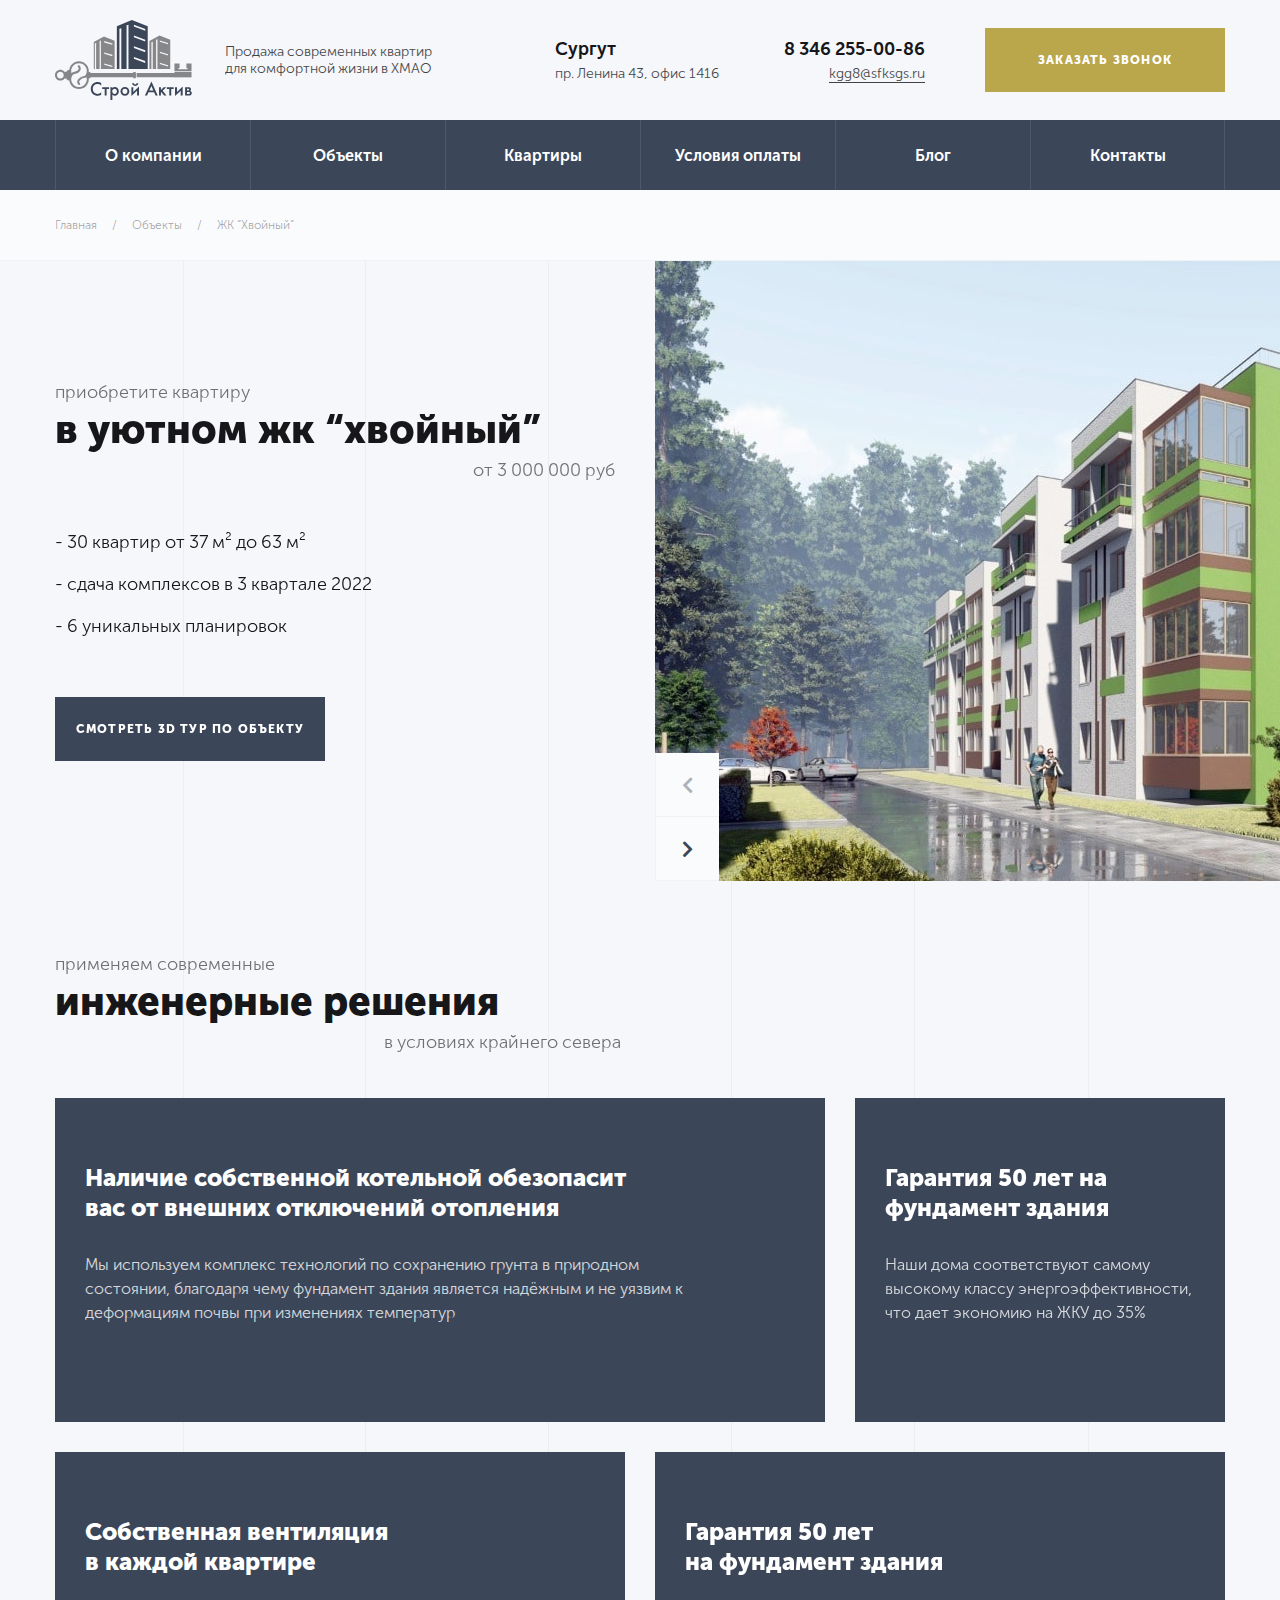
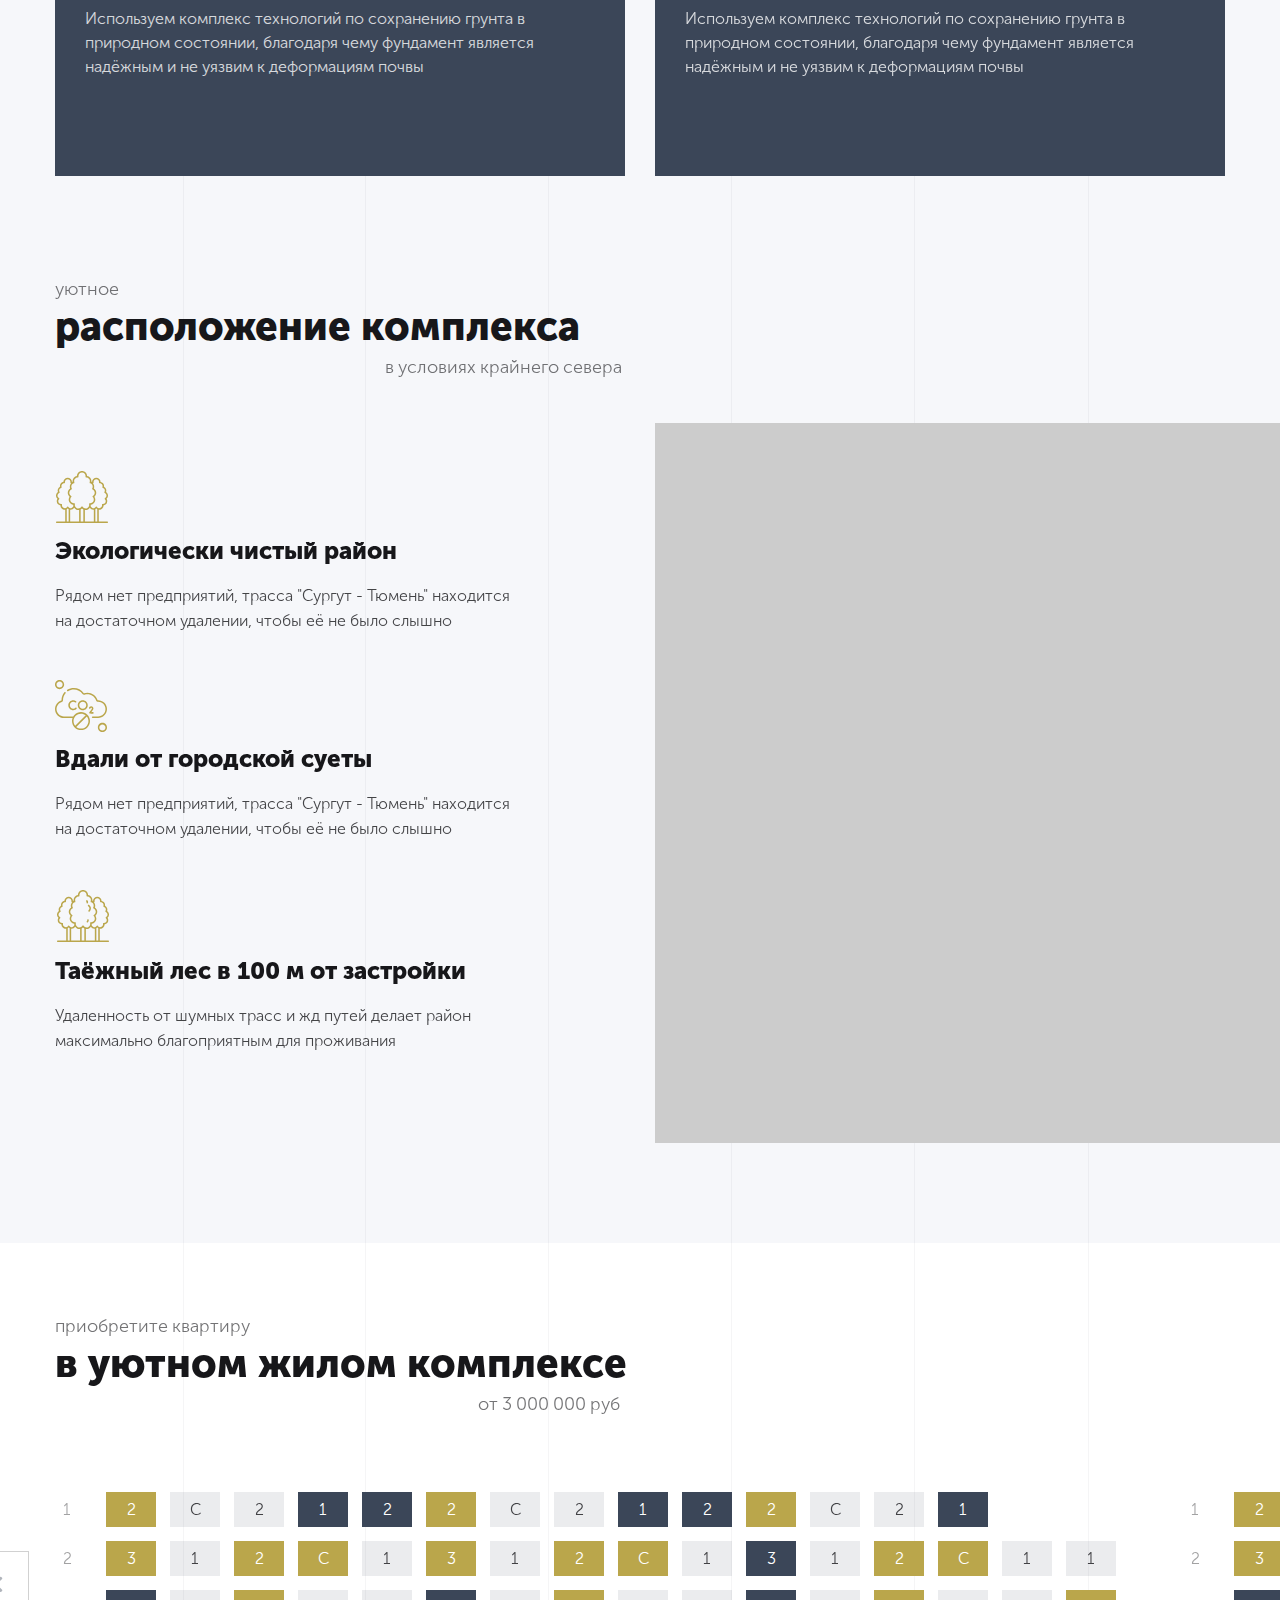
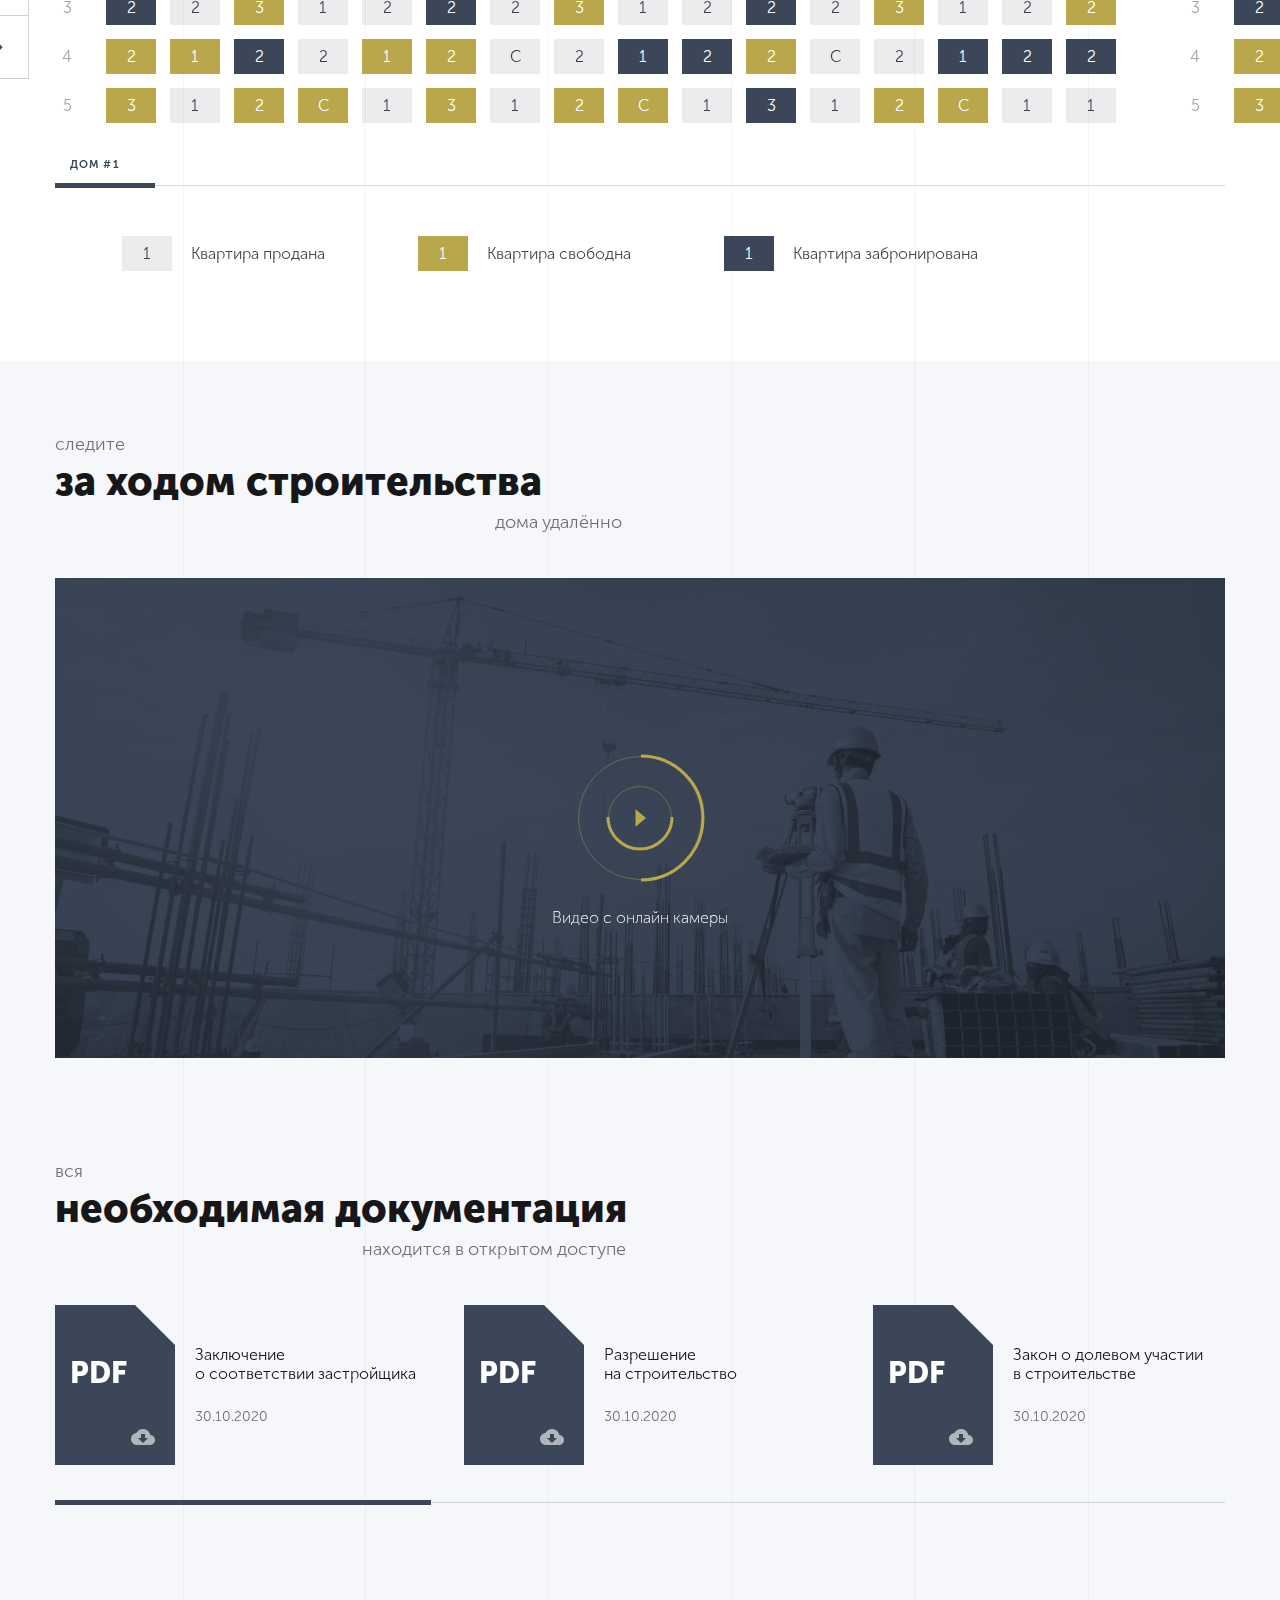
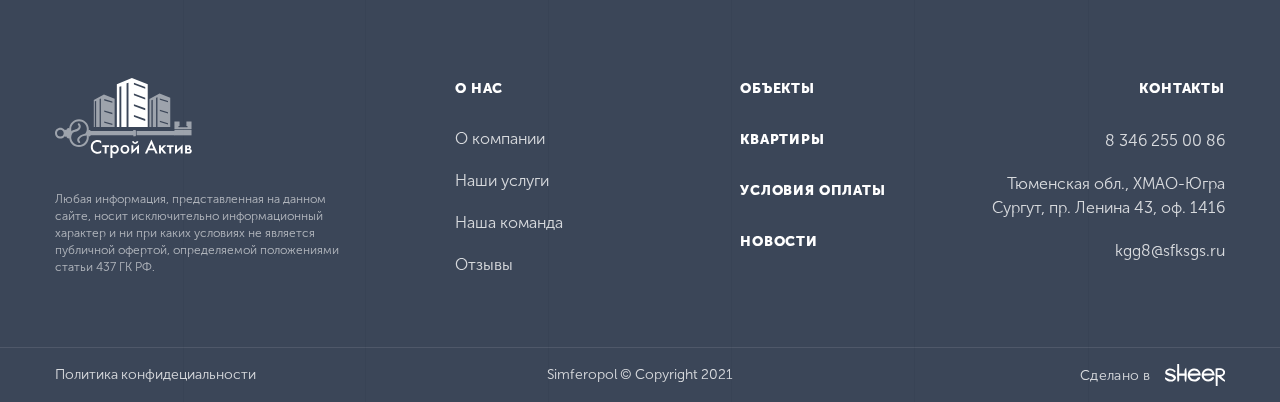
<file: complex.html>
<!DOCTYPE html>
<!--[if lt IE 7]><html lang="ru" class="lt-ie9 lt-ie8 lt-ie7"><![endif]-->
<!--[if IE 7]><html lang="ru" class="lt-ie9 lt-ie8"><![endif]-->
<!--[if IE 8]><html lang="ru" class="lt-ie9"><![endif]-->
<!--[if gt IE 8]><!-->
<html lang="ru">
<!--<![endif]-->
<head>
	<meta charset="utf-8" />
	<title>Заголовок</title>
	<meta name="description" content="" />
	<meta http-equiv="X-UA-Compatible" content="IE=edge" />
	<meta name="viewport" content="width=device-width, initial-scale=1.0" />
	<link rel="shortcut icon" href="favicon.png" />
	<link rel="stylesheet" href="libs/bootstrap/bootstrap-grid.css" />
	<link rel="stylesheet" href="libs/fontawesome-free-5.12.0-web/css/all.min.css" />
	<link rel="stylesheet" href="libs/jscrollpane/jquery.jscrollpane.css" />
	<link rel="stylesheet" href="libs/fancybox/jquery.fancybox.css" />
	<link rel="stylesheet" href="libs/slick-1.5.9/slick/slick.css" />
	<link rel="stylesheet" href="libs/slick-1.5.9/slick/slick-theme.css" />
	<link rel="stylesheet" href="css/fonts.css" />
	<link rel="stylesheet" href="css/main.css?ver=1.25" />
	<link rel="stylesheet" href="css/media.css?ver=1.25" />
</head>
<body>

	<div class="wrapper">

		<div class="lines-wrap">
			<div class="lines-wrap__item"></div>
			<div class="lines-wrap__item"></div>
			<div class="lines-wrap__item"></div>
			<div class="lines-wrap__item"></div>
			<div class="lines-wrap__item"></div>
			<div class="lines-wrap__item"></div>
		</div>

		<header class="header default">
			<div class="container header__top">
				<div class="row align-items-center">
					<div class="col-lg-5 col-4">
						<div class="logo-wrap">
							<a href="#" class="logo">
								<img src="img/logo.svg" alt="alt">
							</a>
							<div class="logo-descr">Продажа современных квартир для комфортной жизни в ХМАО</div>
						</div>
					</div>
					<div class="col-lg-2 hidden_tablet">
						<div class="header-contact">
							<div class="header-contact__value">Сургут</div>
							<p>пр. Ленина 43, офис 1416</p>
						</div>
					</div>
					<div class="col-lg-2 table_pl hidden_tablet">
						<div class="header-contact header-contact_right">
							<div class="header-contact__value"><a href="tel:+83462550086">8 346 255-00-86</a></div>
							<p><a href="tel:kgg8@sfksgs.ru">kgg8@sfksgs.ru</a></p>
						</div>
					</div>
					<div class="col-lg-3 col-8 header__right">
						<a href="#callback" class="btn-main btn-main_main fancybox">Заказать звонок</a>
						<a href="tel:+83462550086" class="phone-mob"><i class="fas fa-phone-alt"></i></a>
						<span class="btn_nav">
							<span class='sandwich'>
								<span class='sw-topper'></span>
								<span class='sw-bottom'></span>
								<span class='sw-footer'></span>
							</span>
						</span>
					</div>
				</div>
			</div>
			<div class="nav">
				<div class="container">
					<ul class="menu">
						<li><a href="#">О компании</a></li>
						<li><a href="#">Объекты</a></li>
						<li><a href="#">Квартиры</a></li>
						<li><a href="#">Условия оплаты</a></li>
						<li><a href="#">Блог</a></li>
						<li><a href="#">Контакты</a></li>
					</ul>
					<div class="nav__mob">
						<div class="header-contact">
							<div class="header-contact__value">Сургут</div>
							<p>пр. Ленина 43, офис 1416</p>
						</div>
						<div class="header-contact">
							<div class="header-contact__value"><a href="tel:+83462550086">8 346 255-00-86</a></div>
							<p><a href="tel:kgg8@sfksgs.ru">kgg8@sfksgs.ru</a></p>
						</div>
						<a href="#callback" class="btn-main btn-main_main fancybox">Заказать звонок</a>
					</div>
				</div>
			</div>
		</header>

		<div class="breadcumbs-wrap">
			<div class="container">
				<ul class="breadcumbs">
					<li><a href="#">Главная</a><span>/</span></li>
					<li><a href="#">Объекты</a><span>/</span></li>
					<li> ЖК “Хвойный”</li>
				</ul>
			</div>
		</div>

		<div class="billbord billbord_complex">
			<div class="container">
				<div class="row align-items-center">
					<div class="col-lg-6">
						<div class="title-wrap">
							<div class="descr-title">приобретите квартиру</div>
							<div class="title-section">в уютном жк “хвойный”</div>
							<div class="descr-title">от 3 000 000 руб</div>
						</div>
						<div class="list-billbord">
							<ul>
								<li>- 30 квартир от 37 м² до 63 м²</li>
								<li>- сдача комплексов в 3 квартале 2022</li>
								<li>- 6 уникальных планировок</li>
							</ul>
						</div>
						<a href="#" class="btn-main btn-main_page">Смотреть 3d тур по объекту</a>
					</div>
					<div class="col-lg-6 od_tablet">
						<ul class="slider-billbord-image">
							<li>
								<div class="slider-billbord-image__item">
									<img src="img/billbord1.jpg" alt="alt">
								</div>
							</li>
							<li>
								<div class="slider-billbord-image__item">
									<img src="img/billbord1.jpg" alt="alt">
								</div>
							</li>
							<li>
								<div class="slider-billbord-image__item">
									<img src="img/billbord1.jpg" alt="alt">
								</div>
							</li>
						</ul>
					</div>
				</div>
			</div>
		</div>

		<div class="solition solition_complex">
			<div class="container">
				<div class="title-wrap title-wrap_section">
					<div class="descr-title">применяем современные</div>
					<div class="title-section">инженерные решения</div>
					<div class="descr-title">в условиях крайнего севера</div>
				</div>
				<div class="row row_solition">
					<div class="col-lg-8 col-md-6">
						<a href="#modal-solution" class="item-solition fancybox">
							<span class="item-solition__image">
								<img src="img/solution1.jpg" alt="alt">
							</span>
							<span class="item-solition__name">Наличие собственной котельной обезопасит вас от внешних отключений отопления</span>
							<p>Мы используем комплекс технологий по сохранению грунта в природном состоянии, благодаря чему фундамент здания является надёжным и не уязвим к деформациям почвы при изменениях температур</p>
							<span class="link-block">Узнать больше</span>
						</a>
					</div>
					<div class="col-lg-4 col-md-6">
						<a href="#modal-solution" class="item-solition fancybox">
							<span class="item-solition__image">
								<img src="img/solution1.jpg" alt="alt">
							</span>
							<span class="item-solition__name">Гарантия 50 лет на фундамент здания</span>
							<p>Наши дома соответствуют самому высокому классу энергоэффективности, что  дает экономию на ЖКУ до 35%</p>
							<span class="link-block">Узнать больше</span>
						</a>
					</div>
					<div class="col-lg-6 col-md-6">
						<a href="#modal-solution" class="item-solition fancybox">
							<span class="item-solition__image">
								<img src="img/solution1.jpg" alt="alt">
							</span>
							<span class="item-solition__name">Собственная вентиляция <br>в каждой квартире</span>
							<p>Используем комплекс технологий по сохранению грунта в природном состоянии, благодаря чему фундамент является надёжным и не уязвим к деформациям почвы</p>
							<span class="link-block">Узнать больше</span>
						</a>
					</div>
					<div class="col-lg-6 col-md-6">
						<a href="#modal-solution" class="item-solition fancybox">
							<span class="item-solition__image">
								<img src="img/solution1.jpg" alt="alt">
							</span>
							<span class="item-solition__name">Гарантия 50 лет <br>на фундамент здания</span>
							<p>Используем комплекс технологий по сохранению грунта в природном состоянии, благодаря чему фундамент является надёжным и не уязвим к деформациям почвы</p>
							<span class="link-block">Узнать больше</span>
						</a>
					</div>
				</div>
			</div>
		</div>

		<div class="location">
			<div class="container">
				<div class="title-wrap title-wrap_section">
					<div class="descr-title">уютное</div>
					<div class="title-section">расположение комплекса</div>
					<div class="descr-title">в условиях крайнего севера</div>
				</div>
				<div class="row">
					<div class="col-lg-6">
						<div class="item-location">
							<div class="item-location__icon">
								<img src="img/ic_location1.svg" alt="alt">
							</div>
							<div class="item-location__name">Экологически чистый район</div>
							<p>Рядом нет предприятий, трасса "Сургут - Тюмень" находится на достаточном удалении, чтобы её не было слышно</p>
						</div>
						<div class="item-location">
							<div class="item-location__icon">
								<img src="img/ic_location2.svg" alt="alt">
							</div>
							<div class="item-location__name">Вдали от городской суеты</div>
							<p>Рядом нет предприятий, трасса "Сургут - Тюмень" находится на достаточном удалении, чтобы её не было слышно</p>
						</div>
						<div class="item-location">
							<div class="item-location__icon">
								<img src="img/ic_location3.svg" alt="alt">
							</div>
							<div class="item-location__name">Таёжный лес в 100 м от застройки</div>
							<p>Удаленность от шумных трасс и жд путей делает район максимально благоприятным для проживания</p>
						</div>
					</div>
					<div class="col-lg-6">
						<div id="map"></div>
					</div>
				</div>
			</div>
		</div>

		<div class="complex" id="complex_1">
			<div class="container">
				<div class="title-wrap title-wrap_section">
					<div class="descr-title">приобретите квартиру</div>
					<div class="title-section">в уютном жилом комплексе</div>
					<div class="descr-title">от 3 000 000 руб</div>
				</div>
			</div>
			<div class="slider-wrap">
				<ul class="slider-complex">
					<li>
						<div class="item-complex">
							<div class="item-complex__line">
								<div class="item-complex__value">1</div>
								<div class="item-complex__apartment">
									<div class="complex-aparment">2</div>
									<div class="complex-info">
										<div class="complex-info__name">2-х комнатная квартира № 47</div>
										<div class="complex-info__price">48,60 м² <br>3 200 000 ₽</div>
										<img src="img/complex1.svg" alt="alt">
									</div>
								</div>
								<div class="item-complex__apartment sold">
									<div class="complex-aparment">С</div>
									<div class="complex-info">
										<div class="complex-info__name">2-х комнатная квартира № 47</div>
										<div class="complex-info__price">48,60 м² <br>3 200 000 ₽</div>
										<img src="img/complex1.svg" alt="alt">
									</div>
								</div>
								<div class="item-complex__apartment sold">
									<div class="complex-aparment">2</div>
									<div class="complex-info">
										<div class="complex-info__name">2-х комнатная квартира № 47</div>
										<div class="complex-info__price">48,60 м² <br>3 200 000 ₽</div>
										<img src="img/complex1.svg" alt="alt">
									</div>
								</div>
								<div class="item-complex__apartment booked">
									<div class="complex-aparment">1</div>
									<div class="complex-info">
										<div class="complex-info__name">2-х комнатная квартира № 47</div>
										<div class="complex-info__price">48,60 м² <br>3 200 000 ₽</div>
										<img src="img/complex1.svg" alt="alt">
									</div>
								</div>
								<div class="item-complex__apartment booked">
									<div class="complex-aparment">2</div>
									<div class="complex-info">
										<div class="complex-info__name">2-х комнатная квартира № 47</div>
										<div class="complex-info__price">48,60 м² <br>3 200 000 ₽</div>
										<img src="img/complex1.svg" alt="alt">
									</div>
								</div>
								<div class="item-complex__apartment">
									<div class="complex-aparment">2</div>
									<div class="complex-info">
										<div class="complex-info__name">2-х комнатная квартира № 47</div>
										<div class="complex-info__price">48,60 м² <br>3 200 000 ₽</div>
										<img src="img/complex1.svg" alt="alt">
									</div>
								</div>
								<div class="item-complex__apartment sold">
									<div class="complex-aparment">С</div>
									<div class="complex-info">
										<div class="complex-info__name">2-х комнатная квартира № 47</div>
										<div class="complex-info__price">48,60 м² <br>3 200 000 ₽</div>
										<img src="img/complex1.svg" alt="alt">
									</div>
								</div>
								<div class="item-complex__apartment sold">
									<div class="complex-aparment">2</div>
									<div class="complex-info">
										<div class="complex-info__name">2-х комнатная квартира № 47</div>
										<div class="complex-info__price">48,60 м² <br>3 200 000 ₽</div>
										<img src="img/complex1.svg" alt="alt">
									</div>
								</div>
								<div class="item-complex__apartment booked">
									<div class="complex-aparment">1</div>
									<div class="complex-info">
										<div class="complex-info__name">2-х комнатная квартира № 47</div>
										<div class="complex-info__price">48,60 м² <br>3 200 000 ₽</div>
										<img src="img/complex1.svg" alt="alt">
									</div>
								</div>
								<div class="item-complex__apartment booked">
									<div class="complex-aparment">2</div>
									<div class="complex-info">
										<div class="complex-info__name">2-х комнатная квартира № 47</div>
										<div class="complex-info__price">48,60 м² <br>3 200 000 ₽</div>
										<img src="img/complex1.svg" alt="alt">
									</div>
								</div>
								<div class="item-complex__apartment">
									<div class="complex-aparment">2</div>
									<div class="complex-info">
										<div class="complex-info__name">2-х комнатная квартира № 47</div>
										<div class="complex-info__price">48,60 м² <br>3 200 000 ₽</div>
										<img src="img/complex1.svg" alt="alt">
									</div>
								</div>
								<div class="item-complex__apartment sold">
									<div class="complex-aparment">С</div>
									<div class="complex-info">
										<div class="complex-info__name">2-х комнатная квартира № 47</div>
										<div class="complex-info__price">48,60 м² <br>3 200 000 ₽</div>
										<img src="img/complex1.svg" alt="alt">
									</div>
								</div>
								<div class="item-complex__apartment sold">
									<div class="complex-aparment">2</div>
									<div class="complex-info">
										<div class="complex-info__name">2-х комнатная квартира № 47</div>
										<div class="complex-info__price">48,60 м² <br>3 200 000 ₽</div>
										<img src="img/complex1.svg" alt="alt">
									</div>
								</div>
								<div class="item-complex__apartment booked">
									<div class="complex-aparment">1</div>
									<div class="complex-info">
										<div class="complex-info__name">2-х комнатная квартира № 47</div>
										<div class="complex-info__price">48,60 м² <br>3 200 000 ₽</div>
										<img src="img/complex1.svg" alt="alt">
									</div>
								</div>
							</div>
							<div class="item-complex__line">
								<div class="item-complex__value">2</div>
								<div class="item-complex__apartment">
									<div class="complex-aparment">3</div>
									<div class="complex-info">
										<div class="complex-info__name">2-х комнатная квартира № 47</div>
										<div class="complex-info__price">48,60 м² <br>3 200 000 ₽</div>
										<img src="img/complex1.svg" alt="alt">
									</div>
								</div>
								<div class="item-complex__apartment sold">
									<div class="complex-aparment">1</div>
									<div class="complex-info">
										<div class="complex-info__name">2-х комнатная квартира № 47</div>
										<div class="complex-info__price">48,60 м² <br>3 200 000 ₽</div>
										<img src="img/complex1.svg" alt="alt">
									</div>
								</div>
								<div class="item-complex__apartment">
									<div class="complex-aparment">2</div>
									<div class="complex-info">
										<div class="complex-info__name">2-х комнатная квартира № 47</div>
										<div class="complex-info__price">48,60 м² <br>3 200 000 ₽</div>
										<img src="img/complex1.svg" alt="alt">
									</div>
								</div>
								<div class="item-complex__apartment">
									<div class="complex-aparment">C</div>
									<div class="complex-info">
										<div class="complex-info__name">2-х комнатная квартира № 47</div>
										<div class="complex-info__price">48,60 м² <br>3 200 000 ₽</div>
										<img src="img/complex1.svg" alt="alt">
									</div>
								</div>
								<div class="item-complex__apartment sold">
									<div class="complex-aparment">1</div>
									<div class="complex-info">
										<div class="complex-info__name">2-х комнатная квартира № 47</div>
										<div class="complex-info__price">48,60 м² <br>3 200 000 ₽</div>
										<img src="img/complex1.svg" alt="alt">
									</div>
								</div>
								<div class="item-complex__apartment">
									<div class="complex-aparment">3</div>
									<div class="complex-info">
										<div class="complex-info__name">2-х комнатная квартира № 47</div>
										<div class="complex-info__price">48,60 м² <br>3 200 000 ₽</div>
										<img src="img/complex1.svg" alt="alt">
									</div>
								</div>
								<div class="item-complex__apartment sold">
									<div class="complex-aparment">1</div>
									<div class="complex-info">
										<div class="complex-info__name">2-х комнатная квартира № 47</div>
										<div class="complex-info__price">48,60 м² <br>3 200 000 ₽</div>
										<img src="img/complex1.svg" alt="alt">
									</div>
								</div>
								<div class="item-complex__apartment">
									<div class="complex-aparment">2</div>
									<div class="complex-info">
										<div class="complex-info__name">2-х комнатная квартира № 47</div>
										<div class="complex-info__price">48,60 м² <br>3 200 000 ₽</div>
										<img src="img/complex1.svg" alt="alt">
									</div>
								</div>
								<div class="item-complex__apartment">
									<div class="complex-aparment">C</div>
									<div class="complex-info">
										<div class="complex-info__name">2-х комнатная квартира № 47</div>
										<div class="complex-info__price">48,60 м² <br>3 200 000 ₽</div>
										<img src="img/complex1.svg" alt="alt">
									</div>
								</div>
								<div class="item-complex__apartment sold">
									<div class="complex-aparment">1</div>
									<div class="complex-info">
										<div class="complex-info__name">2-х комнатная квартира № 47</div>
										<div class="complex-info__price">48,60 м² <br>3 200 000 ₽</div>
										<img src="img/complex1.svg" alt="alt">
									</div>
								</div>
								<div class="item-complex__apartment booked">
									<div class="complex-aparment">3</div>
									<div class="complex-info">
										<div class="complex-info__name">2-х комнатная квартира № 47</div>
										<div class="complex-info__price">48,60 м² <br>3 200 000 ₽</div>
										<img src="img/complex1.svg" alt="alt">
									</div>
								</div>
								<div class="item-complex__apartment sold">
									<div class="complex-aparment">1</div>
									<div class="complex-info">
										<div class="complex-info__name">2-х комнатная квартира № 47</div>
										<div class="complex-info__price">48,60 м² <br>3 200 000 ₽</div>
										<img src="img/complex1.svg" alt="alt">
									</div>
								</div>
								<div class="item-complex__apartment">
									<div class="complex-aparment">2</div>
									<div class="complex-info">
										<div class="complex-info__name">2-х комнатная квартира № 47</div>
										<div class="complex-info__price">48,60 м² <br>3 200 000 ₽</div>
										<img src="img/complex1.svg" alt="alt">
									</div>
								</div>
								<div class="item-complex__apartment">
									<div class="complex-aparment">C</div>
									<div class="complex-info">
										<div class="complex-info__name">2-х комнатная квартира № 47</div>
										<div class="complex-info__price">48,60 м² <br>3 200 000 ₽</div>
										<img src="img/complex1.svg" alt="alt">
									</div>
								</div>
								<div class="item-complex__apartment sold">
									<div class="complex-aparment">1</div>
									<div class="complex-info">
										<div class="complex-info__name">2-х комнатная квартира № 47</div>
										<div class="complex-info__price">48,60 м² <br>3 200 000 ₽</div>
										<img src="img/complex1.svg" alt="alt">
									</div>
								</div>
								<div class="item-complex__apartment sold">
									<div class="complex-aparment">1</div>
									<div class="complex-info">
										<div class="complex-info__name">2-х комнатная квартира № 47</div>
										<div class="complex-info__price">48,60 м² <br>3 200 000 ₽</div>
										<img src="img/complex1.svg" alt="alt">
									</div>
								</div>
							</div>
							<div class="item-complex__line">
								<div class="item-complex__value">3</div>
								<div class="item-complex__apartment booked">
									<div class="complex-aparment">2</div>
									<div class="complex-info">
										<div class="complex-info__name">2-х комнатная квартира № 47</div>
										<div class="complex-info__price">48,60 м² <br>3 200 000 ₽</div>
										<img src="img/complex1.svg" alt="alt">
									</div>
								</div>
								<div class="item-complex__apartment sold">
									<div class="complex-aparment">2</div>
									<div class="complex-info">
										<div class="complex-info__name">2-х комнатная квартира № 47</div>
										<div class="complex-info__price">48,60 м² <br>3 200 000 ₽</div>
										<img src="img/complex1.svg" alt="alt">
									</div>
								</div>
								<div class="item-complex__apartment">
									<div class="complex-aparment">3</div>
									<div class="complex-info">
										<div class="complex-info__name">2-х комнатная квартира № 47</div>
										<div class="complex-info__price">48,60 м² <br>3 200 000 ₽</div>
										<img src="img/complex1.svg" alt="alt">
									</div>
								</div>
								<div class="item-complex__apartment sold">
									<div class="complex-aparment">1</div>
									<div class="complex-info">
										<div class="complex-info__name">2-х комнатная квартира № 47</div>
										<div class="complex-info__price">48,60 м² <br>3 200 000 ₽</div>
										<img src="img/complex1.svg" alt="alt">
									</div>
								</div>
								<div class="item-complex__apartment sold">
									<div class="complex-aparment">2</div>
									<div class="complex-info">
										<div class="complex-info__name">2-х комнатная квартира № 47</div>
										<div class="complex-info__price">48,60 м² <br>3 200 000 ₽</div>
										<img src="img/complex1.svg" alt="alt">
									</div>
								</div>
								<div class="item-complex__apartment booked">
									<div class="complex-aparment">2</div>
									<div class="complex-info">
										<div class="complex-info__name">2-х комнатная квартира № 47</div>
										<div class="complex-info__price">48,60 м² <br>3 200 000 ₽</div>
										<img src="img/complex1.svg" alt="alt">
									</div>
								</div>
								<div class="item-complex__apartment sold">
									<div class="complex-aparment">2</div>
									<div class="complex-info">
										<div class="complex-info__name">2-х комнатная квартира № 47</div>
										<div class="complex-info__price">48,60 м² <br>3 200 000 ₽</div>
										<img src="img/complex1.svg" alt="alt">
									</div>
								</div>
								<div class="item-complex__apartment">
									<div class="complex-aparment">3</div>
									<div class="complex-info">
										<div class="complex-info__name">2-х комнатная квартира № 47</div>
										<div class="complex-info__price">48,60 м² <br>3 200 000 ₽</div>
										<img src="img/complex1.svg" alt="alt">
									</div>
								</div>
								<div class="item-complex__apartment sold">
									<div class="complex-aparment">1</div>
									<div class="complex-info">
										<div class="complex-info__name">2-х комнатная квартира № 47</div>
										<div class="complex-info__price">48,60 м² <br>3 200 000 ₽</div>
										<img src="img/complex1.svg" alt="alt">
									</div>
								</div>
								<div class="item-complex__apartment sold">
									<div class="complex-aparment">2</div>
									<div class="complex-info">
										<div class="complex-info__name">2-х комнатная квартира № 47</div>
										<div class="complex-info__price">48,60 м² <br>3 200 000 ₽</div>
										<img src="img/complex1.svg" alt="alt">
									</div>
								</div>
								<div class="item-complex__apartment booked">
									<div class="complex-aparment">2</div>
									<div class="complex-info">
										<div class="complex-info__name">2-х комнатная квартира № 47</div>
										<div class="complex-info__price">48,60 м² <br>3 200 000 ₽</div>
										<img src="img/complex1.svg" alt="alt">
									</div>
								</div>
								<div class="item-complex__apartment sold">
									<div class="complex-aparment">2</div>
									<div class="complex-info">
										<div class="complex-info__name">2-х комнатная квартира № 47</div>
										<div class="complex-info__price">48,60 м² <br>3 200 000 ₽</div>
										<img src="img/complex1.svg" alt="alt">
									</div>
								</div>
								<div class="item-complex__apartment">
									<div class="complex-aparment">3</div>
									<div class="complex-info">
										<div class="complex-info__name">2-х комнатная квартира № 47</div>
										<div class="complex-info__price">48,60 м² <br>3 200 000 ₽</div>
										<img src="img/complex1.svg" alt="alt">
									</div>
								</div>
								<div class="item-complex__apartment sold">
									<div class="complex-aparment">1</div>
									<div class="complex-info">
										<div class="complex-info__name">2-х комнатная квартира № 47</div>
										<div class="complex-info__price">48,60 м² <br>3 200 000 ₽</div>
										<img src="img/complex1.svg" alt="alt">
									</div>
								</div>
								<div class="item-complex__apartment sold">
									<div class="complex-aparment">2</div>
									<div class="complex-info">
										<div class="complex-info__name">2-х комнатная квартира № 47</div>
										<div class="complex-info__price">48,60 м² <br>3 200 000 ₽</div>
										<img src="img/complex1.svg" alt="alt">
									</div>
								</div>
								<div class="item-complex__apartment">
									<div class="complex-aparment">2</div>
									<div class="complex-info">
										<div class="complex-info__name">2-х комнатная квартира № 47</div>
										<div class="complex-info__price">48,60 м² <br>3 200 000 ₽</div>
										<img src="img/complex1.svg" alt="alt">
									</div>
								</div>
							</div>
							<div class="item-complex__line">
								<div class="item-complex__value">4</div>
								<div class="item-complex__apartment">
									<div class="complex-aparment">2</div>
									<div class="complex-info">
										<div class="complex-info__name">2-х комнатная квартира № 47</div>
										<div class="complex-info__price">48,60 м² <br>3 200 000 ₽</div>
										<img src="img/complex1.svg" alt="alt">
									</div>
								</div>
								<div class="item-complex__apartment">
									<div class="complex-aparment">1</div>
									<div class="complex-info">
										<div class="complex-info__name">2-х комнатная квартира № 47</div>
										<div class="complex-info__price">48,60 м² <br>3 200 000 ₽</div>
										<img src="img/complex1.svg" alt="alt">
									</div>
								</div>
								<div class="item-complex__apartment booked">
									<div class="complex-aparment">2</div>
									<div class="complex-info">
										<div class="complex-info__name">2-х комнатная квартира № 47</div>
										<div class="complex-info__price">48,60 м² <br>3 200 000 ₽</div>
										<img src="img/complex1.svg" alt="alt">
									</div>
								</div>
								<div class="item-complex__apartment sold">
									<div class="complex-aparment">2</div>
									<div class="complex-info">
										<div class="complex-info__name">2-х комнатная квартира № 47</div>
										<div class="complex-info__price">48,60 м² <br>3 200 000 ₽</div>
										<img src="img/complex1.svg" alt="alt">
									</div>
								</div>
								<div class="item-complex__apartment">
									<div class="complex-aparment">1</div>
									<div class="complex-info">
										<div class="complex-info__name">2-х комнатная квартира № 47</div>
										<div class="complex-info__price">48,60 м² <br>3 200 000 ₽</div>
										<img src="img/complex1.svg" alt="alt">
									</div>
								</div>
								<div class="item-complex__apartment">
									<div class="complex-aparment">2</div>
									<div class="complex-info">
										<div class="complex-info__name">2-х комнатная квартира № 47</div>
										<div class="complex-info__price">48,60 м² <br>3 200 000 ₽</div>
										<img src="img/complex1.svg" alt="alt">
									</div>
								</div>
								<div class="item-complex__apartment sold">
									<div class="complex-aparment">С</div>
									<div class="complex-info">
										<div class="complex-info__name">2-х комнатная квартира № 47</div>
										<div class="complex-info__price">48,60 м² <br>3 200 000 ₽</div>
										<img src="img/complex1.svg" alt="alt">
									</div>
								</div>
								<div class="item-complex__apartment sold">
									<div class="complex-aparment">2</div>
									<div class="complex-info">
										<div class="complex-info__name">2-х комнатная квартира № 47</div>
										<div class="complex-info__price">48,60 м² <br>3 200 000 ₽</div>
										<img src="img/complex1.svg" alt="alt">
									</div>
								</div>
								<div class="item-complex__apartment booked">
									<div class="complex-aparment">1</div>
									<div class="complex-info">
										<div class="complex-info__name">2-х комнатная квартира № 47</div>
										<div class="complex-info__price">48,60 м² <br>3 200 000 ₽</div>
										<img src="img/complex1.svg" alt="alt">
									</div>
								</div>
								<div class="item-complex__apartment booked">
									<div class="complex-aparment">2</div>
									<div class="complex-info">
										<div class="complex-info__name">2-х комнатная квартира № 47</div>
										<div class="complex-info__price">48,60 м² <br>3 200 000 ₽</div>
										<img src="img/complex1.svg" alt="alt">
									</div>
								</div>
								<div class="item-complex__apartment">
									<div class="complex-aparment">2</div>
									<div class="complex-info">
										<div class="complex-info__name">2-х комнатная квартира № 47</div>
										<div class="complex-info__price">48,60 м² <br>3 200 000 ₽</div>
										<img src="img/complex1.svg" alt="alt">
									</div>
								</div>
								<div class="item-complex__apartment sold">
									<div class="complex-aparment">С</div>
									<div class="complex-info">
										<div class="complex-info__name">2-х комнатная квартира № 47</div>
										<div class="complex-info__price">48,60 м² <br>3 200 000 ₽</div>
										<img src="img/complex1.svg" alt="alt">
									</div>
								</div>
								<div class="item-complex__apartment sold">
									<div class="complex-aparment">2</div>
									<div class="complex-info">
										<div class="complex-info__name">2-х комнатная квартира № 47</div>
										<div class="complex-info__price">48,60 м² <br>3 200 000 ₽</div>
										<img src="img/complex1.svg" alt="alt">
									</div>
								</div>
								<div class="item-complex__apartment booked">
									<div class="complex-aparment">1</div>
									<div class="complex-info">
										<div class="complex-info__name">2-х комнатная квартира № 47</div>
										<div class="complex-info__price">48,60 м² <br>3 200 000 ₽</div>
										<img src="img/complex1.svg" alt="alt">
									</div>
								</div>
								<div class="item-complex__apartment booked">
									<div class="complex-aparment">2</div>
									<div class="complex-info">
										<div class="complex-info__name">2-х комнатная квартира № 47</div>
										<div class="complex-info__price">48,60 м² <br>3 200 000 ₽</div>
										<img src="img/complex1.svg" alt="alt">
									</div>
								</div>
								<div class="item-complex__apartment booked">
									<div class="complex-aparment">2</div>
									<div class="complex-info">
										<div class="complex-info__name">2-х комнатная квартира № 47</div>
										<div class="complex-info__price">48,60 м² <br>3 200 000 ₽</div>
										<img src="img/complex1.svg" alt="alt">
									</div>
								</div>
							</div>
							<div class="item-complex__line">
								<div class="item-complex__value">5</div>
								<div class="item-complex__apartment">
									<div class="complex-aparment">3</div>
									<div class="complex-info">
										<div class="complex-info__name">2-х комнатная квартира № 47</div>
										<div class="complex-info__price">48,60 м² <br>3 200 000 ₽</div>
										<img src="img/complex1.svg" alt="alt">
									</div>
								</div>
								<div class="item-complex__apartment sold">
									<div class="complex-aparment">1</div>
									<div class="complex-info">
										<div class="complex-info__name">2-х комнатная квартира № 47</div>
										<div class="complex-info__price">48,60 м² <br>3 200 000 ₽</div>
										<img src="img/complex1.svg" alt="alt">
									</div>
								</div>
								<div class="item-complex__apartment">
									<div class="complex-aparment">2</div>
									<div class="complex-info">
										<div class="complex-info__name">2-х комнатная квартира № 47</div>
										<div class="complex-info__price">48,60 м² <br>3 200 000 ₽</div>
										<img src="img/complex1.svg" alt="alt">
									</div>
								</div>
								<div class="item-complex__apartment">
									<div class="complex-aparment">C</div>
									<div class="complex-info">
										<div class="complex-info__name">2-х комнатная квартира № 47</div>
										<div class="complex-info__price">48,60 м² <br>3 200 000 ₽</div>
										<img src="img/complex1.svg" alt="alt">
									</div>
								</div>
								<div class="item-complex__apartment sold">
									<div class="complex-aparment">1</div>
									<div class="complex-info">
										<div class="complex-info__name">2-х комнатная квартира № 47</div>
										<div class="complex-info__price">48,60 м² <br>3 200 000 ₽</div>
										<img src="img/complex1.svg" alt="alt">
									</div>
								</div>
								<div class="item-complex__apartment">
									<div class="complex-aparment">3</div>
									<div class="complex-info">
										<div class="complex-info__name">2-х комнатная квартира № 47</div>
										<div class="complex-info__price">48,60 м² <br>3 200 000 ₽</div>
										<img src="img/complex1.svg" alt="alt">
									</div>
								</div>
								<div class="item-complex__apartment sold">
									<div class="complex-aparment">1</div>
									<div class="complex-info">
										<div class="complex-info__name">2-х комнатная квартира № 47</div>
										<div class="complex-info__price">48,60 м² <br>3 200 000 ₽</div>
										<img src="img/complex1.svg" alt="alt">
									</div>
								</div>
								<div class="item-complex__apartment">
									<div class="complex-aparment">2</div>
									<div class="complex-info">
										<div class="complex-info__name">2-х комнатная квартира № 47</div>
										<div class="complex-info__price">48,60 м² <br>3 200 000 ₽</div>
										<img src="img/complex1.svg" alt="alt">
									</div>
								</div>
								<div class="item-complex__apartment">
									<div class="complex-aparment">C</div>
									<div class="complex-info">
										<div class="complex-info__name">2-х комнатная квартира № 47</div>
										<div class="complex-info__price">48,60 м² <br>3 200 000 ₽</div>
										<img src="img/complex1.svg" alt="alt">
									</div>
								</div>
								<div class="item-complex__apartment sold">
									<div class="complex-aparment">1</div>
									<div class="complex-info">
										<div class="complex-info__name">2-х комнатная квартира № 47</div>
										<div class="complex-info__price">48,60 м² <br>3 200 000 ₽</div>
										<img src="img/complex1.svg" alt="alt">
									</div>
								</div>
								<div class="item-complex__apartment booked">
									<div class="complex-aparment">3</div>
									<div class="complex-info">
										<div class="complex-info__name">2-х комнатная квартира № 47</div>
										<div class="complex-info__price">48,60 м² <br>3 200 000 ₽</div>
										<img src="img/complex1.svg" alt="alt">
									</div>
								</div>
								<div class="item-complex__apartment sold">
									<div class="complex-aparment">1</div>
									<div class="complex-info">
										<div class="complex-info__name">2-х комнатная квартира № 47</div>
										<div class="complex-info__price">48,60 м² <br>3 200 000 ₽</div>
										<img src="img/complex1.svg" alt="alt">
									</div>
								</div>
								<div class="item-complex__apartment">
									<div class="complex-aparment">2</div>
									<div class="complex-info">
										<div class="complex-info__name">2-х комнатная квартира № 47</div>
										<div class="complex-info__price">48,60 м² <br>3 200 000 ₽</div>
										<img src="img/complex1.svg" alt="alt">
									</div>
								</div>
								<div class="item-complex__apartment">
									<div class="complex-aparment">C</div>
									<div class="complex-info">
										<div class="complex-info__name">2-х комнатная квартира № 47</div>
										<div class="complex-info__price">48,60 м² <br>3 200 000 ₽</div>
										<img src="img/complex1.svg" alt="alt">
									</div>
								</div>
								<div class="item-complex__apartment sold">
									<div class="complex-aparment">1</div>
									<div class="complex-info">
										<div class="complex-info__name">2-х комнатная квартира № 47</div>
										<div class="complex-info__price">48,60 м² <br>3 200 000 ₽</div>
										<img src="img/complex1.svg" alt="alt">
									</div>
								</div>
								<div class="item-complex__apartment sold">
									<div class="complex-aparment">1</div>
									<div class="complex-info">
										<div class="complex-info__name">2-х комнатная квартира № 47</div>
										<div class="complex-info__price">48,60 м² <br>3 200 000 ₽</div>
										<img src="img/complex1.svg" alt="alt">
									</div>
								</div>
							</div>
						</div>
					</li>
					<li>
						<div class="item-complex">
							<div class="item-complex__line">
								<div class="item-complex__value">1</div>
								<div class="item-complex__apartment">
									<div class="complex-aparment">2</div>
									<div class="complex-info">
										<div class="complex-info__name">2-х комнатная квартира № 47</div>
										<div class="complex-info__price">48,60 м² <br>3 200 000 ₽</div>
										<img src="img/complex1.svg" alt="alt">
									</div>
								</div>
								<div class="item-complex__apartment sold">
									<div class="complex-aparment">С</div>
									<div class="complex-info">
										<div class="complex-info__name">2-х комнатная квартира № 47</div>
										<div class="complex-info__price">48,60 м² <br>3 200 000 ₽</div>
										<img src="img/complex1.svg" alt="alt">
									</div>
								</div>
								<div class="item-complex__apartment sold">
									<div class="complex-aparment">2</div>
									<div class="complex-info">
										<div class="complex-info__name">2-х комнатная квартира № 47</div>
										<div class="complex-info__price">48,60 м² <br>3 200 000 ₽</div>
										<img src="img/complex1.svg" alt="alt">
									</div>
								</div>
								<div class="item-complex__apartment booked">
									<div class="complex-aparment">1</div>
									<div class="complex-info">
										<div class="complex-info__name">2-х комнатная квартира № 47</div>
										<div class="complex-info__price">48,60 м² <br>3 200 000 ₽</div>
										<img src="img/complex1.svg" alt="alt">
									</div>
								</div>
								<div class="item-complex__apartment booked">
									<div class="complex-aparment">2</div>
									<div class="complex-info">
										<div class="complex-info__name">2-х комнатная квартира № 47</div>
										<div class="complex-info__price">48,60 м² <br>3 200 000 ₽</div>
										<img src="img/complex1.svg" alt="alt">
									</div>
								</div>
								<div class="item-complex__apartment">
									<div class="complex-aparment">2</div>
									<div class="complex-info">
										<div class="complex-info__name">2-х комнатная квартира № 47</div>
										<div class="complex-info__price">48,60 м² <br>3 200 000 ₽</div>
										<img src="img/complex1.svg" alt="alt">
									</div>
								</div>
								<div class="item-complex__apartment sold">
									<div class="complex-aparment">С</div>
									<div class="complex-info">
										<div class="complex-info__name">2-х комнатная квартира № 47</div>
										<div class="complex-info__price">48,60 м² <br>3 200 000 ₽</div>
										<img src="img/complex1.svg" alt="alt">
									</div>
								</div>
								<div class="item-complex__apartment sold">
									<div class="complex-aparment">2</div>
									<div class="complex-info">
										<div class="complex-info__name">2-х комнатная квартира № 47</div>
										<div class="complex-info__price">48,60 м² <br>3 200 000 ₽</div>
										<img src="img/complex1.svg" alt="alt">
									</div>
								</div>
								<div class="item-complex__apartment booked">
									<div class="complex-aparment">1</div>
									<div class="complex-info">
										<div class="complex-info__name">2-х комнатная квартира № 47</div>
										<div class="complex-info__price">48,60 м² <br>3 200 000 ₽</div>
										<img src="img/complex1.svg" alt="alt">
									</div>
								</div>
								<div class="item-complex__apartment booked">
									<div class="complex-aparment">2</div>
									<div class="complex-info">
										<div class="complex-info__name">2-х комнатная квартира № 47</div>
										<div class="complex-info__price">48,60 м² <br>3 200 000 ₽</div>
										<img src="img/complex1.svg" alt="alt">
									</div>
								</div>
								<div class="item-complex__apartment">
									<div class="complex-aparment">2</div>
									<div class="complex-info">
										<div class="complex-info__name">2-х комнатная квартира № 47</div>
										<div class="complex-info__price">48,60 м² <br>3 200 000 ₽</div>
										<img src="img/complex1.svg" alt="alt">
									</div>
								</div>
								<div class="item-complex__apartment sold">
									<div class="complex-aparment">С</div>
									<div class="complex-info">
										<div class="complex-info__name">2-х комнатная квартира № 47</div>
										<div class="complex-info__price">48,60 м² <br>3 200 000 ₽</div>
										<img src="img/complex1.svg" alt="alt">
									</div>
								</div>
								<div class="item-complex__apartment sold">
									<div class="complex-aparment">2</div>
									<div class="complex-info">
										<div class="complex-info__name">2-х комнатная квартира № 47</div>
										<div class="complex-info__price">48,60 м² <br>3 200 000 ₽</div>
										<img src="img/complex1.svg" alt="alt">
									</div>
								</div>
								<div class="item-complex__apartment booked">
									<div class="complex-aparment">1</div>
									<div class="complex-info">
										<div class="complex-info__name">2-х комнатная квартира № 47</div>
										<div class="complex-info__price">48,60 м² <br>3 200 000 ₽</div>
										<img src="img/complex1.svg" alt="alt">
									</div>
								</div>
							</div>
							<div class="item-complex__line">
								<div class="item-complex__value">2</div>
								<div class="item-complex__apartment">
									<div class="complex-aparment">3</div>
									<div class="complex-info">
										<div class="complex-info__name">2-х комнатная квартира № 47</div>
										<div class="complex-info__price">48,60 м² <br>3 200 000 ₽</div>
										<img src="img/complex1.svg" alt="alt">
									</div>
								</div>
								<div class="item-complex__apartment sold">
									<div class="complex-aparment">1</div>
									<div class="complex-info">
										<div class="complex-info__name">2-х комнатная квартира № 47</div>
										<div class="complex-info__price">48,60 м² <br>3 200 000 ₽</div>
										<img src="img/complex1.svg" alt="alt">
									</div>
								</div>
								<div class="item-complex__apartment">
									<div class="complex-aparment">2</div>
									<div class="complex-info">
										<div class="complex-info__name">2-х комнатная квартира № 47</div>
										<div class="complex-info__price">48,60 м² <br>3 200 000 ₽</div>
										<img src="img/complex1.svg" alt="alt">
									</div>
								</div>
								<div class="item-complex__apartment">
									<div class="complex-aparment">C</div>
									<div class="complex-info">
										<div class="complex-info__name">2-х комнатная квартира № 47</div>
										<div class="complex-info__price">48,60 м² <br>3 200 000 ₽</div>
										<img src="img/complex1.svg" alt="alt">
									</div>
								</div>
								<div class="item-complex__apartment sold">
									<div class="complex-aparment">1</div>
									<div class="complex-info">
										<div class="complex-info__name">2-х комнатная квартира № 47</div>
										<div class="complex-info__price">48,60 м² <br>3 200 000 ₽</div>
										<img src="img/complex1.svg" alt="alt">
									</div>
								</div>
								<div class="item-complex__apartment">
									<div class="complex-aparment">3</div>
									<div class="complex-info">
										<div class="complex-info__name">2-х комнатная квартира № 47</div>
										<div class="complex-info__price">48,60 м² <br>3 200 000 ₽</div>
										<img src="img/complex1.svg" alt="alt">
									</div>
								</div>
								<div class="item-complex__apartment sold">
									<div class="complex-aparment">1</div>
									<div class="complex-info">
										<div class="complex-info__name">2-х комнатная квартира № 47</div>
										<div class="complex-info__price">48,60 м² <br>3 200 000 ₽</div>
										<img src="img/complex1.svg" alt="alt">
									</div>
								</div>
								<div class="item-complex__apartment">
									<div class="complex-aparment">2</div>
									<div class="complex-info">
										<div class="complex-info__name">2-х комнатная квартира № 47</div>
										<div class="complex-info__price">48,60 м² <br>3 200 000 ₽</div>
										<img src="img/complex1.svg" alt="alt">
									</div>
								</div>
								<div class="item-complex__apartment">
									<div class="complex-aparment">C</div>
									<div class="complex-info">
										<div class="complex-info__name">2-х комнатная квартира № 47</div>
										<div class="complex-info__price">48,60 м² <br>3 200 000 ₽</div>
										<img src="img/complex1.svg" alt="alt">
									</div>
								</div>
								<div class="item-complex__apartment sold">
									<div class="complex-aparment">1</div>
									<div class="complex-info">
										<div class="complex-info__name">2-х комнатная квартира № 47</div>
										<div class="complex-info__price">48,60 м² <br>3 200 000 ₽</div>
										<img src="img/complex1.svg" alt="alt">
									</div>
								</div>
								<div class="item-complex__apartment booked">
									<div class="complex-aparment">3</div>
									<div class="complex-info">
										<div class="complex-info__name">2-х комнатная квартира № 47</div>
										<div class="complex-info__price">48,60 м² <br>3 200 000 ₽</div>
										<img src="img/complex1.svg" alt="alt">
									</div>
								</div>
								<div class="item-complex__apartment sold">
									<div class="complex-aparment">1</div>
									<div class="complex-info">
										<div class="complex-info__name">2-х комнатная квартира № 47</div>
										<div class="complex-info__price">48,60 м² <br>3 200 000 ₽</div>
										<img src="img/complex1.svg" alt="alt">
									</div>
								</div>
								<div class="item-complex__apartment">
									<div class="complex-aparment">2</div>
									<div class="complex-info">
										<div class="complex-info__name">2-х комнатная квартира № 47</div>
										<div class="complex-info__price">48,60 м² <br>3 200 000 ₽</div>
										<img src="img/complex1.svg" alt="alt">
									</div>
								</div>
								<div class="item-complex__apartment">
									<div class="complex-aparment">C</div>
									<div class="complex-info">
										<div class="complex-info__name">2-х комнатная квартира № 47</div>
										<div class="complex-info__price">48,60 м² <br>3 200 000 ₽</div>
										<img src="img/complex1.svg" alt="alt">
									</div>
								</div>
								<div class="item-complex__apartment sold">
									<div class="complex-aparment">1</div>
									<div class="complex-info">
										<div class="complex-info__name">2-х комнатная квартира № 47</div>
										<div class="complex-info__price">48,60 м² <br>3 200 000 ₽</div>
										<img src="img/complex1.svg" alt="alt">
									</div>
								</div>
								<div class="item-complex__apartment sold">
									<div class="complex-aparment">1</div>
									<div class="complex-info">
										<div class="complex-info__name">2-х комнатная квартира № 47</div>
										<div class="complex-info__price">48,60 м² <br>3 200 000 ₽</div>
										<img src="img/complex1.svg" alt="alt">
									</div>
								</div>
							</div>
							<div class="item-complex__line">
								<div class="item-complex__value">3</div>
								<div class="item-complex__apartment booked">
									<div class="complex-aparment">2</div>
									<div class="complex-info">
										<div class="complex-info__name">2-х комнатная квартира № 47</div>
										<div class="complex-info__price">48,60 м² <br>3 200 000 ₽</div>
										<img src="img/complex1.svg" alt="alt">
									</div>
								</div>
								<div class="item-complex__apartment sold">
									<div class="complex-aparment">2</div>
									<div class="complex-info">
										<div class="complex-info__name">2-х комнатная квартира № 47</div>
										<div class="complex-info__price">48,60 м² <br>3 200 000 ₽</div>
										<img src="img/complex1.svg" alt="alt">
									</div>
								</div>
								<div class="item-complex__apartment">
									<div class="complex-aparment">3</div>
									<div class="complex-info">
										<div class="complex-info__name">2-х комнатная квартира № 47</div>
										<div class="complex-info__price">48,60 м² <br>3 200 000 ₽</div>
										<img src="img/complex1.svg" alt="alt">
									</div>
								</div>
								<div class="item-complex__apartment sold">
									<div class="complex-aparment">1</div>
									<div class="complex-info">
										<div class="complex-info__name">2-х комнатная квартира № 47</div>
										<div class="complex-info__price">48,60 м² <br>3 200 000 ₽</div>
										<img src="img/complex1.svg" alt="alt">
									</div>
								</div>
								<div class="item-complex__apartment sold">
									<div class="complex-aparment">2</div>
									<div class="complex-info">
										<div class="complex-info__name">2-х комнатная квартира № 47</div>
										<div class="complex-info__price">48,60 м² <br>3 200 000 ₽</div>
										<img src="img/complex1.svg" alt="alt">
									</div>
								</div>
								<div class="item-complex__apartment booked">
									<div class="complex-aparment">2</div>
									<div class="complex-info">
										<div class="complex-info__name">2-х комнатная квартира № 47</div>
										<div class="complex-info__price">48,60 м² <br>3 200 000 ₽</div>
										<img src="img/complex1.svg" alt="alt">
									</div>
								</div>
								<div class="item-complex__apartment sold">
									<div class="complex-aparment">2</div>
									<div class="complex-info">
										<div class="complex-info__name">2-х комнатная квартира № 47</div>
										<div class="complex-info__price">48,60 м² <br>3 200 000 ₽</div>
										<img src="img/complex1.svg" alt="alt">
									</div>
								</div>
								<div class="item-complex__apartment">
									<div class="complex-aparment">3</div>
									<div class="complex-info">
										<div class="complex-info__name">2-х комнатная квартира № 47</div>
										<div class="complex-info__price">48,60 м² <br>3 200 000 ₽</div>
										<img src="img/complex1.svg" alt="alt">
									</div>
								</div>
								<div class="item-complex__apartment sold">
									<div class="complex-aparment">1</div>
									<div class="complex-info">
										<div class="complex-info__name">2-х комнатная квартира № 47</div>
										<div class="complex-info__price">48,60 м² <br>3 200 000 ₽</div>
										<img src="img/complex1.svg" alt="alt">
									</div>
								</div>
								<div class="item-complex__apartment sold">
									<div class="complex-aparment">2</div>
									<div class="complex-info">
										<div class="complex-info__name">2-х комнатная квартира № 47</div>
										<div class="complex-info__price">48,60 м² <br>3 200 000 ₽</div>
										<img src="img/complex1.svg" alt="alt">
									</div>
								</div>
								<div class="item-complex__apartment booked">
									<div class="complex-aparment">2</div>
									<div class="complex-info">
										<div class="complex-info__name">2-х комнатная квартира № 47</div>
										<div class="complex-info__price">48,60 м² <br>3 200 000 ₽</div>
										<img src="img/complex1.svg" alt="alt">
									</div>
								</div>
								<div class="item-complex__apartment sold">
									<div class="complex-aparment">2</div>
									<div class="complex-info">
										<div class="complex-info__name">2-х комнатная квартира № 47</div>
										<div class="complex-info__price">48,60 м² <br>3 200 000 ₽</div>
										<img src="img/complex1.svg" alt="alt">
									</div>
								</div>
								<div class="item-complex__apartment">
									<div class="complex-aparment">3</div>
									<div class="complex-info">
										<div class="complex-info__name">2-х комнатная квартира № 47</div>
										<div class="complex-info__price">48,60 м² <br>3 200 000 ₽</div>
										<img src="img/complex1.svg" alt="alt">
									</div>
								</div>
								<div class="item-complex__apartment sold">
									<div class="complex-aparment">1</div>
									<div class="complex-info">
										<div class="complex-info__name">2-х комнатная квартира № 47</div>
										<div class="complex-info__price">48,60 м² <br>3 200 000 ₽</div>
										<img src="img/complex1.svg" alt="alt">
									</div>
								</div>
								<div class="item-complex__apartment sold">
									<div class="complex-aparment">2</div>
									<div class="complex-info">
										<div class="complex-info__name">2-х комнатная квартира № 47</div>
										<div class="complex-info__price">48,60 м² <br>3 200 000 ₽</div>
										<img src="img/complex1.svg" alt="alt">
									</div>
								</div>
								<div class="item-complex__apartment">
									<div class="complex-aparment">2</div>
									<div class="complex-info">
										<div class="complex-info__name">2-х комнатная квартира № 47</div>
										<div class="complex-info__price">48,60 м² <br>3 200 000 ₽</div>
										<img src="img/complex1.svg" alt="alt">
									</div>
								</div>
							</div>
							<div class="item-complex__line">
								<div class="item-complex__value">4</div>
								<div class="item-complex__apartment">
									<div class="complex-aparment">2</div>
									<div class="complex-info">
										<div class="complex-info__name">2-х комнатная квартира № 47</div>
										<div class="complex-info__price">48,60 м² <br>3 200 000 ₽</div>
										<img src="img/complex1.svg" alt="alt">
									</div>
								</div>
								<div class="item-complex__apartment">
									<div class="complex-aparment">1</div>
									<div class="complex-info">
										<div class="complex-info__name">2-х комнатная квартира № 47</div>
										<div class="complex-info__price">48,60 м² <br>3 200 000 ₽</div>
										<img src="img/complex1.svg" alt="alt">
									</div>
								</div>
								<div class="item-complex__apartment booked">
									<div class="complex-aparment">2</div>
									<div class="complex-info">
										<div class="complex-info__name">2-х комнатная квартира № 47</div>
										<div class="complex-info__price">48,60 м² <br>3 200 000 ₽</div>
										<img src="img/complex1.svg" alt="alt">
									</div>
								</div>
								<div class="item-complex__apartment sold">
									<div class="complex-aparment">2</div>
									<div class="complex-info">
										<div class="complex-info__name">2-х комнатная квартира № 47</div>
										<div class="complex-info__price">48,60 м² <br>3 200 000 ₽</div>
										<img src="img/complex1.svg" alt="alt">
									</div>
								</div>
								<div class="item-complex__apartment">
									<div class="complex-aparment">1</div>
									<div class="complex-info">
										<div class="complex-info__name">2-х комнатная квартира № 47</div>
										<div class="complex-info__price">48,60 м² <br>3 200 000 ₽</div>
										<img src="img/complex1.svg" alt="alt">
									</div>
								</div>
								<div class="item-complex__apartment">
									<div class="complex-aparment">2</div>
									<div class="complex-info">
										<div class="complex-info__name">2-х комнатная квартира № 47</div>
										<div class="complex-info__price">48,60 м² <br>3 200 000 ₽</div>
										<img src="img/complex1.svg" alt="alt">
									</div>
								</div>
								<div class="item-complex__apartment sold">
									<div class="complex-aparment">С</div>
									<div class="complex-info">
										<div class="complex-info__name">2-х комнатная квартира № 47</div>
										<div class="complex-info__price">48,60 м² <br>3 200 000 ₽</div>
										<img src="img/complex1.svg" alt="alt">
									</div>
								</div>
								<div class="item-complex__apartment sold">
									<div class="complex-aparment">2</div>
									<div class="complex-info">
										<div class="complex-info__name">2-х комнатная квартира № 47</div>
										<div class="complex-info__price">48,60 м² <br>3 200 000 ₽</div>
										<img src="img/complex1.svg" alt="alt">
									</div>
								</div>
								<div class="item-complex__apartment booked">
									<div class="complex-aparment">1</div>
									<div class="complex-info">
										<div class="complex-info__name">2-х комнатная квартира № 47</div>
										<div class="complex-info__price">48,60 м² <br>3 200 000 ₽</div>
										<img src="img/complex1.svg" alt="alt">
									</div>
								</div>
								<div class="item-complex__apartment booked">
									<div class="complex-aparment">2</div>
									<div class="complex-info">
										<div class="complex-info__name">2-х комнатная квартира № 47</div>
										<div class="complex-info__price">48,60 м² <br>3 200 000 ₽</div>
										<img src="img/complex1.svg" alt="alt">
									</div>
								</div>
								<div class="item-complex__apartment">
									<div class="complex-aparment">2</div>
									<div class="complex-info">
										<div class="complex-info__name">2-х комнатная квартира № 47</div>
										<div class="complex-info__price">48,60 м² <br>3 200 000 ₽</div>
										<img src="img/complex1.svg" alt="alt">
									</div>
								</div>
								<div class="item-complex__apartment sold">
									<div class="complex-aparment">С</div>
									<div class="complex-info">
										<div class="complex-info__name">2-х комнатная квартира № 47</div>
										<div class="complex-info__price">48,60 м² <br>3 200 000 ₽</div>
										<img src="img/complex1.svg" alt="alt">
									</div>
								</div>
								<div class="item-complex__apartment sold">
									<div class="complex-aparment">2</div>
									<div class="complex-info">
										<div class="complex-info__name">2-х комнатная квартира № 47</div>
										<div class="complex-info__price">48,60 м² <br>3 200 000 ₽</div>
										<img src="img/complex1.svg" alt="alt">
									</div>
								</div>
								<div class="item-complex__apartment booked">
									<div class="complex-aparment">1</div>
									<div class="complex-info">
										<div class="complex-info__name">2-х комнатная квартира № 47</div>
										<div class="complex-info__price">48,60 м² <br>3 200 000 ₽</div>
										<img src="img/complex1.svg" alt="alt">
									</div>
								</div>
								<div class="item-complex__apartment booked">
									<div class="complex-aparment">2</div>
									<div class="complex-info">
										<div class="complex-info__name">2-х комнатная квартира № 47</div>
										<div class="complex-info__price">48,60 м² <br>3 200 000 ₽</div>
										<img src="img/complex1.svg" alt="alt">
									</div>
								</div>
								<div class="item-complex__apartment booked">
									<div class="complex-aparment">2</div>
									<div class="complex-info">
										<div class="complex-info__name">2-х комнатная квартира № 47</div>
										<div class="complex-info__price">48,60 м² <br>3 200 000 ₽</div>
										<img src="img/complex1.svg" alt="alt">
									</div>
								</div>
							</div>
							<div class="item-complex__line">
								<div class="item-complex__value">5</div>
								<div class="item-complex__apartment">
									<div class="complex-aparment">3</div>
									<div class="complex-info">
										<div class="complex-info__name">2-х комнатная квартира № 47</div>
										<div class="complex-info__price">48,60 м² <br>3 200 000 ₽</div>
										<img src="img/complex1.svg" alt="alt">
									</div>
								</div>
								<div class="item-complex__apartment sold">
									<div class="complex-aparment">1</div>
									<div class="complex-info">
										<div class="complex-info__name">2-х комнатная квартира № 47</div>
										<div class="complex-info__price">48,60 м² <br>3 200 000 ₽</div>
										<img src="img/complex1.svg" alt="alt">
									</div>
								</div>
								<div class="item-complex__apartment">
									<div class="complex-aparment">2</div>
									<div class="complex-info">
										<div class="complex-info__name">2-х комнатная квартира № 47</div>
										<div class="complex-info__price">48,60 м² <br>3 200 000 ₽</div>
										<img src="img/complex1.svg" alt="alt">
									</div>
								</div>
								<div class="item-complex__apartment">
									<div class="complex-aparment">C</div>
									<div class="complex-info">
										<div class="complex-info__name">2-х комнатная квартира № 47</div>
										<div class="complex-info__price">48,60 м² <br>3 200 000 ₽</div>
										<img src="img/complex1.svg" alt="alt">
									</div>
								</div>
								<div class="item-complex__apartment sold">
									<div class="complex-aparment">1</div>
									<div class="complex-info">
										<div class="complex-info__name">2-х комнатная квартира № 47</div>
										<div class="complex-info__price">48,60 м² <br>3 200 000 ₽</div>
										<img src="img/complex1.svg" alt="alt">
									</div>
								</div>
								<div class="item-complex__apartment">
									<div class="complex-aparment">3</div>
									<div class="complex-info">
										<div class="complex-info__name">2-х комнатная квартира № 47</div>
										<div class="complex-info__price">48,60 м² <br>3 200 000 ₽</div>
										<img src="img/complex1.svg" alt="alt">
									</div>
								</div>
								<div class="item-complex__apartment sold">
									<div class="complex-aparment">1</div>
									<div class="complex-info">
										<div class="complex-info__name">2-х комнатная квартира № 47</div>
										<div class="complex-info__price">48,60 м² <br>3 200 000 ₽</div>
										<img src="img/complex1.svg" alt="alt">
									</div>
								</div>
								<div class="item-complex__apartment">
									<div class="complex-aparment">2</div>
									<div class="complex-info">
										<div class="complex-info__name">2-х комнатная квартира № 47</div>
										<div class="complex-info__price">48,60 м² <br>3 200 000 ₽</div>
										<img src="img/complex1.svg" alt="alt">
									</div>
								</div>
								<div class="item-complex__apartment">
									<div class="complex-aparment">C</div>
									<div class="complex-info">
										<div class="complex-info__name">2-х комнатная квартира № 47</div>
										<div class="complex-info__price">48,60 м² <br>3 200 000 ₽</div>
										<img src="img/complex1.svg" alt="alt">
									</div>
								</div>
								<div class="item-complex__apartment sold">
									<div class="complex-aparment">1</div>
									<div class="complex-info">
										<div class="complex-info__name">2-х комнатная квартира № 47</div>
										<div class="complex-info__price">48,60 м² <br>3 200 000 ₽</div>
										<img src="img/complex1.svg" alt="alt">
									</div>
								</div>
								<div class="item-complex__apartment booked">
									<div class="complex-aparment">3</div>
									<div class="complex-info">
										<div class="complex-info__name">2-х комнатная квартира № 47</div>
										<div class="complex-info__price">48,60 м² <br>3 200 000 ₽</div>
										<img src="img/complex1.svg" alt="alt">
									</div>
								</div>
								<div class="item-complex__apartment sold">
									<div class="complex-aparment">1</div>
									<div class="complex-info">
										<div class="complex-info__name">2-х комнатная квартира № 47</div>
										<div class="complex-info__price">48,60 м² <br>3 200 000 ₽</div>
										<img src="img/complex1.svg" alt="alt">
									</div>
								</div>
								<div class="item-complex__apartment">
									<div class="complex-aparment">2</div>
									<div class="complex-info">
										<div class="complex-info__name">2-х комнатная квартира № 47</div>
										<div class="complex-info__price">48,60 м² <br>3 200 000 ₽</div>
										<img src="img/complex1.svg" alt="alt">
									</div>
								</div>
								<div class="item-complex__apartment">
									<div class="complex-aparment">C</div>
									<div class="complex-info">
										<div class="complex-info__name">2-х комнатная квартира № 47</div>
										<div class="complex-info__price">48,60 м² <br>3 200 000 ₽</div>
										<img src="img/complex1.svg" alt="alt">
									</div>
								</div>
								<div class="item-complex__apartment sold">
									<div class="complex-aparment">1</div>
									<div class="complex-info">
										<div class="complex-info__name">2-х комнатная квартира № 47</div>
										<div class="complex-info__price">48,60 м² <br>3 200 000 ₽</div>
										<img src="img/complex1.svg" alt="alt">
									</div>
								</div>
								<div class="item-complex__apartment sold">
									<div class="complex-aparment">1</div>
									<div class="complex-info">
										<div class="complex-info__name">2-х комнатная квартира № 47</div>
										<div class="complex-info__price">48,60 м² <br>3 200 000 ₽</div>
										<img src="img/complex1.svg" alt="alt">
									</div>
								</div>
							</div>
						</div>
					</li>
				</ul>
			</div>
			<div class="container">
				<button class="arrow-sly btn prev disabled" disabled><i class="fas fa-chevron-left"></i></button>
				<button class="arrow-sly btn next"><i class="fas fa-chevron-right"></i></button>
				<div class="scrollbar">
					<div class="handle"><div class="scrollbar__text">Дом #<span></span></div></div>
				</div>
				<div class="complex-bottom">
					<div class="complex-bottom__item sold">
						<div class="complex-aparment">1</div>
						<p>Квартира продана</p>
					</div>
					<div class="complex-bottom__item">
						<div class="complex-aparment">1</div>
						<p>Квартира свободна</p>
					</div>
					<div class="complex-bottom__item booked">
						<div class="complex-aparment">1</div>
						<p>Квартира забронирована</p>
					</div>
				</div>
			</div>
		</div>

		<div class="complex-video">
			<div class="container">
				<div class="title-wrap title-wrap_section">
					<div class="descr-title">следите</div>
					<div class="title-section">за ходом строительства</div>
					<div class="descr-title">дома удалённо</div>
				</div>
				<div class="video">
					<a href="https://www.youtube.com/embed/E8d_JvMpoY4" class="video-btn fancybox fancybox.iframe">
						<span class="icon-video">
							<span class="icon-video__inner">
								<img src="img/ic_play.svg" alt="alt">
							</span>
						</span>
						<span class="video-btn__text">Видео с онлайн камеры</span>
					</a>
				</div>
			</div>
		</div>

		<div class="documents">
			<div class="container">
				<div class="title-wrap title-wrap_section">
					<div class="descr-title">вся</div>
					<div class="title-section">необходимая документация</div>
					<div class="descr-title">находится в открытом доступе</div>
				</div>
				<div class="list-docs">
					<div class="list-docs__line">
						<a href="#" class="item-doc">
							<span class="item-doc__icon">
								<span class="item-doc__format">pdf</span>
							</span>
							<span class="item-doc__content">
								<span class="item-doc__name">Заключение <br>о соответствии застройщика</span>
								<span class="item-doc__date">30.10.2020</span>
							</span>
						</a>
						<a href="#" class="item-doc">
							<span class="item-doc__icon">
								<span class="item-doc__format">pdf</span>
							</span>
							<span class="item-doc__content">
								<span class="item-doc__name">Разрешение <br>на строительство</span>
								<span class="item-doc__date">30.10.2020</span>
							</span>
						</a>
						<a href="#" class="item-doc">
							<span class="item-doc__icon">
								<span class="item-doc__format">pdf</span>
							</span>
							<span class="item-doc__content">
								<span class="item-doc__name">Закон о долевом участии <br>в строительстве</span>
								<span class="item-doc__date">30.10.2020</span>
							</span>
						</a>
						<a href="#" class="item-doc">
							<span class="item-doc__icon">
								<span class="item-doc__format">pdf</span>
							</span>
							<span class="item-doc__content">
								<span class="item-doc__name">Заключение <br>о соответствии застройщика</span>
								<span class="item-doc__date">30.10.2020</span>
							</span>
						</a>
						<a href="#" class="item-doc">
							<span class="item-doc__icon">
								<span class="item-doc__format">pdf</span>
							</span>
							<span class="item-doc__content">
								<span class="item-doc__name">Разрешение <br>на строительство</span>
								<span class="item-doc__date">30.10.2020</span>
							</span>
						</a>
						<a href="#" class="item-doc">
							<span class="item-doc__icon">
								<span class="item-doc__format">pdf</span>
							</span>
							<span class="item-doc__content">
								<span class="item-doc__name">Закон о долевом участии <br>в строительстве</span>
								<span class="item-doc__date">30.10.2020</span>
							</span>
						</a>
						<a href="#" class="item-doc">
							<span class="item-doc__icon">
								<span class="item-doc__format">pdf</span>
							</span>
							<span class="item-doc__content">
								<span class="item-doc__name">Заключение <br>о соответствии застройщика</span>
								<span class="item-doc__date">30.10.2020</span>
							</span>
						</a>
						<a href="#" class="item-doc">
							<span class="item-doc__icon">
								<span class="item-doc__format">pdf</span>
							</span>
							<span class="item-doc__content">
								<span class="item-doc__name">Разрешение <br>на строительство</span>
								<span class="item-doc__date">30.10.2020</span>
							</span>
						</a>
						<a href="#" class="item-doc">
							<span class="item-doc__icon">
								<span class="item-doc__format">pdf</span>
							</span>
							<span class="item-doc__content">
								<span class="item-doc__name">Закон о долевом участии <br>в строительстве</span>
								<span class="item-doc__date">30.10.2020</span>
							</span>
						</a>
					</div>
				</div>
			</div>
		</div>

		<footer class="footer">
			<div class="container">
				<div class="row footer__row">
					<div class="col-lg-4 col-6">
						<a href="#" class="logo">
							<img src="img/logo2.svg" alt="alt">
						</a>
						<div class="logo-footer-text">Любая информация, представленная на данном сайте, носит исключительно информационный характер и ни при каких условиях не является публичной офертой, определяемой положениями статьи 437 ГК РФ.</div>
					</div>
					<div class="col-lg-3 col-6">
						<div class="title-footer">О нас <i class="far fa-plus"></i></div>
						<div class="footer-content">
							<ul class="footer-list">
								<li><a href="#">О компании</a></li>
								<li><a href="#">Наши услуги</a></li>
								<li><a href="#">Наша команда</a></li>
								<li><a href="#">Отзывы</a></li>
							</ul>
						</div>
					</div>
					<div class="col-lg-2 col-6 col_pl">
						<div class="title-footer title-footer_mob">Объекты <i class="far fa-plus"></i></div>
						<div class="footer-content">
							<ul class="footer-nav">
								<li><a href="#">Объекты</a></li> 
								<li><a href="#">Квартиры</a></li> 
								<li><a href="#">Условия оплаты</a></li>
								<li><a href="#">Новости</a></li>
							</ul>
						</div>
					</div> 
					<div class="col-lg-3 col-6 footer__right">
						<div class="title-footer">Контакты <i class="far fa-plus"></i></div>
						<div class="footer-content">
							<p><a href="tel:+83462550086">8 346 255 00 86</a></p>
							<br>
							<p>Тюменская обл., ХМАО-Югра </p>
							<p>Сургут, пр. Ленина 43, оф. 1416</p>
							<br>
							<p><a href="mailto:kgg8@sfksgs.ru">kgg8@sfksgs.ru</a></p>
						</div>
					</div>
				</div>
			</div>
			<div class="footer__bottom">
				<div class="container">
					<div class="row align-items-center">
						<div class="col-md-4">
							<p><a href="#">Политика конфидециальности</a></p>
						</div>
						<div class="col-md-4 col_copyright">
							<p>Simferopol © Copyright 2021</p>
						</div>
						<div class="col-md-4">
							<div class="create">Сделано в <img src="img/copy.svg" alt="alt"></div>
						</div>
					</div>
				</div>
			</div>
		</footer>

	</div>

	<div id="callback" class="modal-block">
		<div class="modal-wrap">
			<div class="title-form">Заполните форму</div>
			<div class="descr-form">и наш менеджер свяжется с вами в течение 30 минут</div>
			<form>
				<div class="item-form">
					<input type="text" required="required">
					<div class="item-form__placeholder">Введите ваше имя</div>
				</div>
				<div class="item-form">
					<input type="text" required="required" class="input-phone">
					<div class="item-form__placeholder">Введите ваш телефон</div>
				</div>
				<button class="btn-main btn-main_main" type="submit">заказать звонок</button>
				<div class="checkbox">
					<label>
						<input type="checkbox" required="required" checked="checked" />
						<span>Я согласен с условиями <a href="#">обработки персональных данных</a></span>
					</label>
				</div>
			</form>
		</div>
	</div>

	<div id="modal-solution" class="modal-block">
		<div class="solution-modal">
			<div class="title-middle">Гарантия 50 лет на укреплённый фундамент здания <br>в условиях вечной мерзлоты</div>
			<div class="solution-modal__image">
				<img src="img/modal_solution.jpg" alt="alt">
			</div>
			<p>В зависимости от конструктивных и технологических особенностей зданий и сооружений, а также инженерно-геокриологических условий применяется один из следующих принципов использования вечномерзлых грунтов в качестве основания сооружений:</p>
			<ul>
				<li>Принцип I – многолетнемерзлые грунты основания остаются в мерзлом состоянии в течение всего периода эксплуатации сооружения;</li>
				<li>Принцип II – использование в качестве основания предварительно оттаявших грунтов или грунтов оттаивающих в период эксплуатации сооружения.</li>
			</ul>
			<p>Для объектов на вечномерзлых грунтах проектируются фундаменты на подсыпках из песчаного грунта с теплоизоляцией, что значительно снижает затраты денег и труда на строительство, но при этом сохраняется высокая надежность зданий и сооружений. Подсыпки под фундаменты зданий сооружаются из песка, щебня, гравий, гравийно- и щебеночно-песчаных смесей. Для возведения  объектов на подсыпках в условиях вечной мерзлоты распространены ленточные фундаменты, как наиболее надежные и лучше  воспринимающие неравномерные деформации, которые необходимо учитывать на стадии проектирования.</p>
			<p>Деформации при промерзании-оттаивании материала подсыпки ниже подошвы фундамента могут быть вызваны следующими факторами:</p>
			<ul>
				<li>В материале подсыпки могут оказаться глинистые примеси в количестве выше допустимых, что при промерзании подсыпки вызовет ее пучение;</li>
				<li>Материал подсыпки может быть недостаточно уплотнен, что при передаче на него полезной нагрузки вызовет неравномерные осадки.</li>
			</ul>
			<p>В проекты объектов в условиях вечной мерзлоты в качестве теплоизоляции фундаментов целесообразно закладывать пеноплекс. В течение многих лет накоплен успешный опыт проектирования, строительства и эксплуатации фундаментов на подсыпках в районах Крайнего Севера по принципу I (сохранение мерзлого состояния грунтов на весь период эксплуатации) с применением пеноплекс. Наличие этой высококачественной теплоизоляции в теле подсыпки существенно снижает мощность (толщину) подсыпки и увеличивает надежность вечномерзлых оснований.</p>
			<div class="solution-modal__bottom">
				<a href="#" class="btn-main btn-main_main">Смотреть 3d тур</a>
				<a href="#" class="item-doc">
					<span class="item-doc__content">
						<span class="item-doc__name">Смотреть проектную декларацию</span>
					</span>
					<span class="item-doc__icon">
						<span class="item-doc__format">pdf</span>
					</span>
				</a>
			</div>
			<p>Для объектов на вечномерзлых грунтах проектируются фундаменты на подсыпках из песчаного грунта с теплоизоляцией, что значительно снижает затраты денег и труда на строительство, но при этом сохраняется высокая надежность зданий и сооружений. Подсыпки под фундаменты зданий сооружаются из песка, щебня, гравий, гравийно- и щебеночно-песчаных смесей. Для возведения  объектов на подсыпках в условиях вечной мерзлоты распространены ленточные фундаменты, как наиболее надежные и лучше  воспринимающие неравномерные деформации, которые необходимо учитывать на стадии проектирования.</p>
			<p>Деформации при промерзании-оттаивании материала подсыпки ниже подошвы фундамента могут быть вызваны следующими факторами:</p>
			<ul>
				<li>В материале подсыпки могут оказаться глинистые примеси в количестве выше допустимых, что при промерзании подсыпки вызовет ее пучение;</li>
				<li>Материал подсыпки может быть недостаточно уплотнен, что при передаче на него полезной нагрузки вызовет неравномерные осадки.</li>
			</ul>
		</div>
	</div>

	<!--[if lt IE 9]>
	<script src="libs/html5shiv/es5-shim.min.js"></script>
	<script src="libs/html5shiv/html5shiv.min.js"></script>
	<script src="libs/html5shiv/html5shiv-printshiv.min.js"></script>
	<script src="libs/respond/respond.min.js"></script>
<![endif]-->
<script src="libs/jquery/jquery-1.11.1.min.js"></script>
<script src="libs/jquery-mousewheel/jquery.mousewheel.min.js"></script>
<script src="libs/fancybox/jquery.fancybox.pack.js"></script>
<script src="libs/slick-1.5.9/slick/slick.min.js"></script>
<script src="libs/scroll2id/PageScroll2id.min.js"></script>
<script src="libs/jscrollpane/jquery.jscrollpane.min.js"></script>
<script src="libs/mask/jquery.maskedinput.js"></script>
<script src="libs/sly/sly.js"></script>
<script src="libs/jQueryFormStyler-master/jquery.formstyler.min.js"></script>
<script src="js/common.js?ver=1.25"></script>

<script src="https://api-maps.yandex.ru/2.1/?lang=ru_RU"></script>
<script>
	$(document).ready(function() {
		ymaps.ready(init);

		function init() {
			var myMap = new ymaps.Map('map', {
				center: [61.254809, 73.383906],
				zoom: 15
			}, {
				searchControlProvider: 'yandex#search'
			});
			myPlacemark = new ymaps.Placemark(myMap.getCenter(), {
				balloonContent: '<p class="text-map">Тюменская обл., ХМАО-Югра <br>Сургут, пр. Ленина 43, оф. 1416</p>'
			}, {
            // Опции.
            // Необходимо указать данный тип макета.
            iconLayout: 'default#image',
            // Своё изображение иконки метки.
            iconImageHref: 'img/pin.svg',
            hideIconOnBalloonOpen: false,
            iconImageSize: [40, 53],
            balloonOffset: [ 4, -53 ]
        });
			myMap.controls.remove('searchControl');
			myMap.behaviors.disable('scrollZoom');

			myMap.geoObjects.add(myPlacemark);
		}
	});
</script>
<script>
	var options = {
		horizontal: 1,
		itemNav: 'basic',
		speed: 300,
		mouseDragging: 1,
		touchDragging: 1,
		releaseSwing: 1,
		scrollBar: $("#complex_1").find('.scrollbar'),
		prevPage: $("#complex_1").find('.prev'),
		nextPage: $("#complex_1").find('.next'),
		scrollBy: 0,
		activateMiddle: 1,
		smart: 1,
		dragHandle: 1,

	};
</script>
<!-- Yandex.Metrika counter --><!-- /Yandex.Metrika counter -->
<!-- Google Analytics counter --><!-- /Google Analytics counter -->
</body>
</html>
</file>
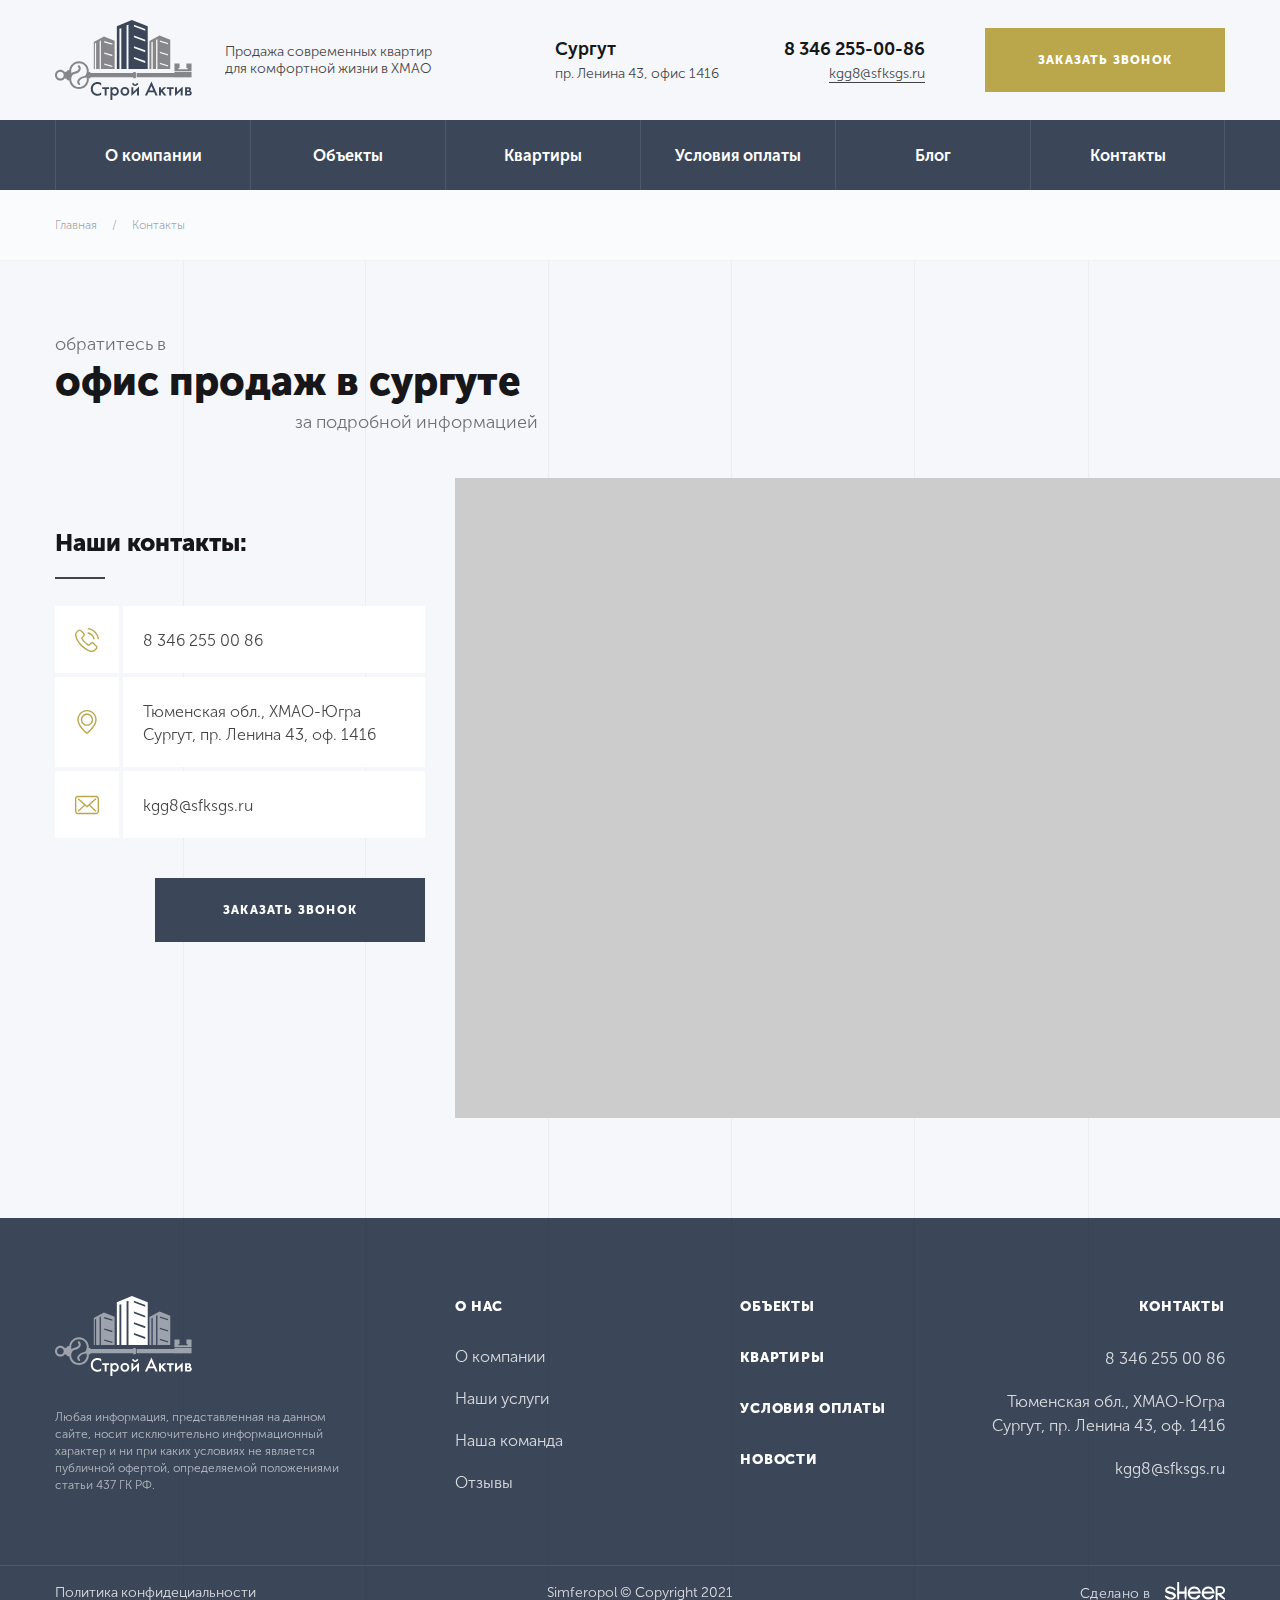
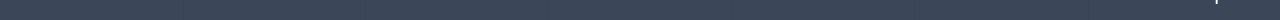
<file: contacts.html>
<!DOCTYPE html>
<!--[if lt IE 7]><html lang="ru" class="lt-ie9 lt-ie8 lt-ie7"><![endif]-->
<!--[if IE 7]><html lang="ru" class="lt-ie9 lt-ie8"><![endif]-->
<!--[if IE 8]><html lang="ru" class="lt-ie9"><![endif]-->
<!--[if gt IE 8]><!-->
<html lang="ru">
<!--<![endif]-->
<head>
	<meta charset="utf-8" />
	<title>Заголовок</title>
	<meta name="description" content="" />
	<meta http-equiv="X-UA-Compatible" content="IE=edge" />
	<meta name="viewport" content="width=device-width, initial-scale=1.0" />
	<link rel="shortcut icon" href="favicon.png" />
	<link rel="stylesheet" href="libs/bootstrap/bootstrap-grid.css" />
	<link rel="stylesheet" href="libs/fontawesome-free-5.12.0-web/css/all.min.css" />
	<link rel="stylesheet" href="libs/jscrollpane/jquery.jscrollpane.css" />
	<link rel="stylesheet" href="libs/fancybox/jquery.fancybox.css" />
	<link rel="stylesheet" href="libs/slick-1.5.9/slick/slick.css" />
	<link rel="stylesheet" href="libs/slick-1.5.9/slick/slick-theme.css" />
	<link rel="stylesheet" href="css/fonts.css" />
	<link rel="stylesheet" href="css/main.css?ver=1.25" />
	<link rel="stylesheet" href="css/media.css?ver=1.25" />
</head>
<body>

	<div class="wrapper">

		<div class="lines-wrap">
			<div class="lines-wrap__item"></div>
			<div class="lines-wrap__item"></div>
			<div class="lines-wrap__item"></div>
			<div class="lines-wrap__item"></div>
			<div class="lines-wrap__item"></div>
			<div class="lines-wrap__item"></div>
		</div>

		<header class="header default">
			<div class="container header__top">
				<div class="row align-items-center">
					<div class="col-lg-5 col-4">
						<div class="logo-wrap">
							<a href="#" class="logo">
								<img src="img/logo.svg" alt="alt">
							</a>
							<div class="logo-descr">Продажа современных квартир для комфортной жизни в ХМАО</div>
						</div>
					</div>
					<div class="col-lg-2 hidden_tablet">
						<div class="header-contact">
							<div class="header-contact__value">Сургут</div>
							<p>пр. Ленина 43, офис 1416</p>
						</div>
					</div>
					<div class="col-lg-2 table_pl hidden_tablet">
						<div class="header-contact header-contact_right">
							<div class="header-contact__value"><a href="tel:+83462550086">8 346 255-00-86</a></div>
							<p><a href="tel:kgg8@sfksgs.ru">kgg8@sfksgs.ru</a></p>
						</div>
					</div>
					<div class="col-lg-3 col-8 header__right">
						<a href="#callback" class="btn-main btn-main_main fancybox">Заказать звонок</a>
						<a href="tel:+83462550086" class="phone-mob"><i class="fas fa-phone-alt"></i></a>
						<span class="btn_nav">
							<span class='sandwich'>
								<span class='sw-topper'></span>
								<span class='sw-bottom'></span>
								<span class='sw-footer'></span>
							</span>
						</span>
					</div>
				</div>
			</div>
			<div class="nav">
				<div class="container">
					<ul class="menu">
						<li><a href="#">О компании</a></li>
						<li><a href="#">Объекты</a></li>
						<li><a href="#">Квартиры</a></li>
						<li><a href="#">Условия оплаты</a></li>
						<li><a href="#">Блог</a></li>
						<li><a href="#">Контакты</a></li>
					</ul>
					<div class="nav__mob">
						<div class="header-contact">
							<div class="header-contact__value">Сургут</div>
							<p>пр. Ленина 43, офис 1416</p>
						</div>
						<div class="header-contact">
							<div class="header-contact__value"><a href="tel:+83462550086">8 346 255-00-86</a></div>
							<p><a href="tel:kgg8@sfksgs.ru">kgg8@sfksgs.ru</a></p>
						</div>
						<a href="#callback" class="btn-main btn-main_main fancybox">Заказать звонок</a>
					</div>
				</div>
			</div>
		</header>

		<div class="breadcumbs-wrap">
			<div class="container">
				<ul class="breadcumbs">
					<li><a href="#">Главная</a><span>/</span></li>
					<li>Контакты</li>
				</ul>
			</div>
		</div>

		<div class="contacts">
			<div class="container">
				<div class="title-wrap title-wrap_section">
					<div class="descr-title">обратитесь в</div>
					<div class="title-section">офис продаж в сургуте</div>
					<div class="descr-title">за подробной информацией</div>
				</div>
				<div class="row">
					<div class="col-lg-4">
						<div class="title-middle">Наши контакты:</div>
						<div class="contact-line">
							<div class="contact-line__icon">
								<img src="img/ic_contact1.svg" alt="alt">
							</div>
							<div class="contact-line__content">
								<p><a href="tel:+83462550086">8 346 255 00 86</a></p>
							</div>
						</div>
						<div class="contact-line">
							<div class="contact-line__icon">
								<img src="img/ic_contact2.svg" alt="alt">
							</div>
							<div class="contact-line__content">
								<p>Тюменская обл., ХМАО-Югра <br>Сургут, пр. Ленина 43, оф. 1416</p>
							</div>
						</div>
						<div class="contact-line">
							<div class="contact-line__icon">
								<img src="img/ic_contact3.svg" alt="alt">
							</div>
							<div class="contact-line__content">
								<p><a href="mailto:kgg8@sfksgs.ru">kgg8@sfksgs.ru</a></p>
							</div>
						</div>
						<div class="align_right">
							<a href="#callback" class="btn-main btn-main_page fancybox">Заказать звонок</a>
						</div>
					</div>
					<div class="col-lg-8">
						<div id="map"></div>
					</div>
				</div>
			</div>
		</div>

		<footer class="footer">
			<div class="container">
				<div class="row footer__row">
					<div class="col-lg-4 col-6">
						<a href="#" class="logo">
							<img src="img/logo2.svg" alt="alt">
						</a>
						<div class="logo-footer-text">Любая информация, представленная на данном сайте, носит исключительно информационный характер и ни при каких условиях не является публичной офертой, определяемой положениями статьи 437 ГК РФ.</div>
					</div>
					<div class="col-lg-3 col-6">
						<div class="title-footer">О нас <i class="far fa-plus"></i></div>
						<div class="footer-content">
							<ul class="footer-list">
								<li><a href="#">О компании</a></li>
								<li><a href="#">Наши услуги</a></li>
								<li><a href="#">Наша команда</a></li>
								<li><a href="#">Отзывы</a></li>
							</ul>
						</div>
					</div>
					<div class="col-lg-2 col-6 col_pl">
						<div class="title-footer title-footer_mob">Объекты <i class="far fa-plus"></i></div>
						<div class="footer-content">
							<ul class="footer-nav">
								<li><a href="#">Объекты</a></li> 
								<li><a href="#">Квартиры</a></li> 
								<li><a href="#">Условия оплаты</a></li>
								<li><a href="#">Новости</a></li>
							</ul>
						</div>
					</div> 
					<div class="col-lg-3 col-6 footer__right">
						<div class="title-footer">Контакты <i class="far fa-plus"></i></div>
						<div class="footer-content">
							<p><a href="tel:+83462550086">8 346 255 00 86</a></p>
							<br>
							<p>Тюменская обл., ХМАО-Югра </p>
							<p>Сургут, пр. Ленина 43, оф. 1416</p>
							<br>
							<p><a href="mailto:kgg8@sfksgs.ru">kgg8@sfksgs.ru</a></p>
						</div>
					</div>
				</div>
			</div>
			<div class="footer__bottom">
				<div class="container">
					<div class="row align-items-center">
						<div class="col-md-4">
							<p><a href="#">Политика конфидециальности</a></p>
						</div>
						<div class="col-md-4 col_copyright">
							<p>Simferopol © Copyright 2021</p>
						</div>
						<div class="col-md-4">
							<div class="create">Сделано в <img src="img/copy.svg" alt="alt"></div>
						</div>
					</div>
				</div>
			</div>
		</footer>

	</div>

	<div id="callback" class="modal-block">
		<div class="modal-wrap">
			<div class="title-form">Заполните форму</div>
			<div class="descr-form">и наш менеджер свяжется с вами в течение 30 минут</div>
			<form>
				<div class="item-form">
					<input type="text" required="required">
					<div class="item-form__placeholder">Введите ваше имя</div>
				</div>
				<div class="item-form">
					<input type="text" required="required" class="input-phone">
					<div class="item-form__placeholder">Введите ваш телефон</div>
				</div>
				<button class="btn-main btn-main_main" type="submit">заказать звонок</button>
				<div class="checkbox">
					<label>
						<input type="checkbox" required="required" checked="checked" />
						<span>Я согласен с условиями <a href="#">обработки персональных данных</a></span>
					</label>
				</div>
			</form>
		</div>
	</div>

	<!--[if lt IE 9]>
	<script src="libs/html5shiv/es5-shim.min.js"></script>
	<script src="libs/html5shiv/html5shiv.min.js"></script>
	<script src="libs/html5shiv/html5shiv-printshiv.min.js"></script>
	<script src="libs/respond/respond.min.js"></script>
<![endif]-->
<script src="libs/jquery/jquery-1.11.1.min.js"></script>
<script src="libs/jquery-mousewheel/jquery.mousewheel.min.js"></script>
<script src="libs/fancybox/jquery.fancybox.pack.js"></script>
<script src="libs/slick-1.5.9/slick/slick.min.js"></script>
<script src="libs/scroll2id/PageScroll2id.min.js"></script>
<script src="libs/jscrollpane/jquery.jscrollpane.min.js"></script>
<script src="libs/mask/jquery.maskedinput.js"></script>
<script src="libs/sly/sly.js"></script>
<script src="libs/jQueryFormStyler-master/jquery.formstyler.min.js"></script>
<script src="js/common.js?ver=1.25"></script>

<script src="https://api-maps.yandex.ru/2.1/?lang=ru_RU"></script>
<script>
	$(document).ready(function() {
		ymaps.ready(init);

		function init() {
			var myMap = new ymaps.Map('map', {
				center: [61.254809, 73.383906],
				zoom: 15
			}, {
				searchControlProvider: 'yandex#search'
			});
			myPlacemark = new ymaps.Placemark(myMap.getCenter(), {
				balloonContent: '<p class="text-map">Тюменская обл., ХМАО-Югра <br>Сургут, пр. Ленина 43, оф. 1416</p>'
			}, {
            // Опции.
            // Необходимо указать данный тип макета.
            iconLayout: 'default#image',
            // Своё изображение иконки метки.
            iconImageHref: 'img/pin.svg',
            hideIconOnBalloonOpen: false,
            iconImageSize: [40, 53],
            balloonOffset: [ 4, -53 ]
        });
			myMap.controls.remove('searchControl');
			myMap.behaviors.disable('scrollZoom');

			myMap.geoObjects.add(myPlacemark);
		}
	});
</script> 
<!-- Yandex.Metrika counter --><!-- /Yandex.Metrika counter -->
<!-- Google Analytics counter --><!-- /Google Analytics counter -->
</body>
</html>
</file>
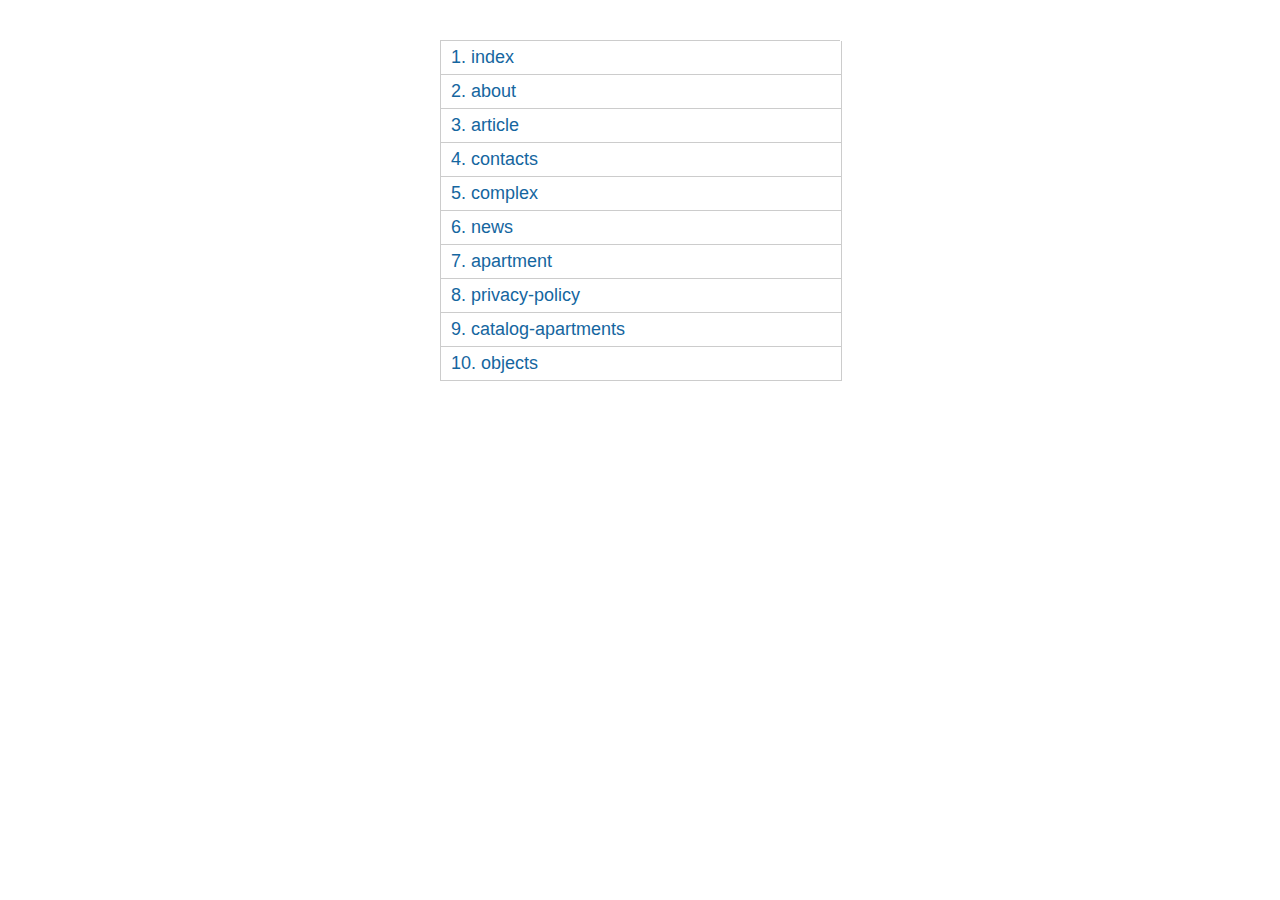
<file: map.html>
<!DOCTYPE html>
<!--[if lt IE 7]><html lang="ru" class="lt-ie9 lt-ie8 lt-ie7"><![endif]-->
<!--[if IE 7]><html lang="ru" class="lt-ie9 lt-ie8"><![endif]-->
<!--[if IE 8]><html lang="ru" class="lt-ie9"><![endif]-->
<!--[if gt IE 8]><!-->
<html lang="ru">
<!--<![endif]-->
<head>
	<meta charset="utf-8" />
	<title>Заголовок</title>
	<meta name="description" content="" />
	<meta http-equiv="X-UA-Compatible" content="IE=edge" />
	<meta name="viewport" content="width=device-width, initial-scale=1.0" />
</head>
<body>

	<div class="wrapper">
		<div class="count_pages">
			<ul> 
				<li><a href="index.html" target="_blanck">index</a></li>
				<li><a href="about.html" target="_blanck">about</a></li>
				<li><a href="article.html" target="_blanck">article</a></li>
				<li><a href="contacts.html" target="_blanck">contacts</a></li>
				<li><a href="complex.html" target="_blanck">complex</a></li>
				<li><a href="news.html" target="_blanck">news</a></li>
				<li><a href="apartment.html" target="_blanck">apartment</a></li>
				<li><a href="privacy-policy.html" target="_blanck">privacy-policy</a></li>
				<li><a href="catalog-apartments.html" target="_blanck">catalog-apartments</a></li>
				<li><a href="objects.html" target="_blanck">objects</a></li>
			</ul>
		</div> 
	</div>

	<style>
		.count_pages a:before {
			counter-increment: list1;
			content: counter(list1) ". ";
		}
		.count_pages li {
			list-style: none;
			margin-bottom: 0px;
			border: 1px solid #ccc;
			border-top: none;
			width: 100%;
		}
		.count_pages {
			margin: 0;
			width: 400px;
			margin: auto;
			font-family: sans-serif;
			margin-top: 40px;
			max-width: 100%;
			border-top: 1px solid #ccc;
			counter-reset: list1;
			margin-bottom: 40px;
		}
		.count_pages ul {
			margin: 0;
			padding: 0;
		}
		.count_pages a {
			font-size: 18px;
			color: #15669F;
			text-decoration: none;
			display: block;
			padding: 6px 10px;
		}
	</style>
</body>
</html>
</file>
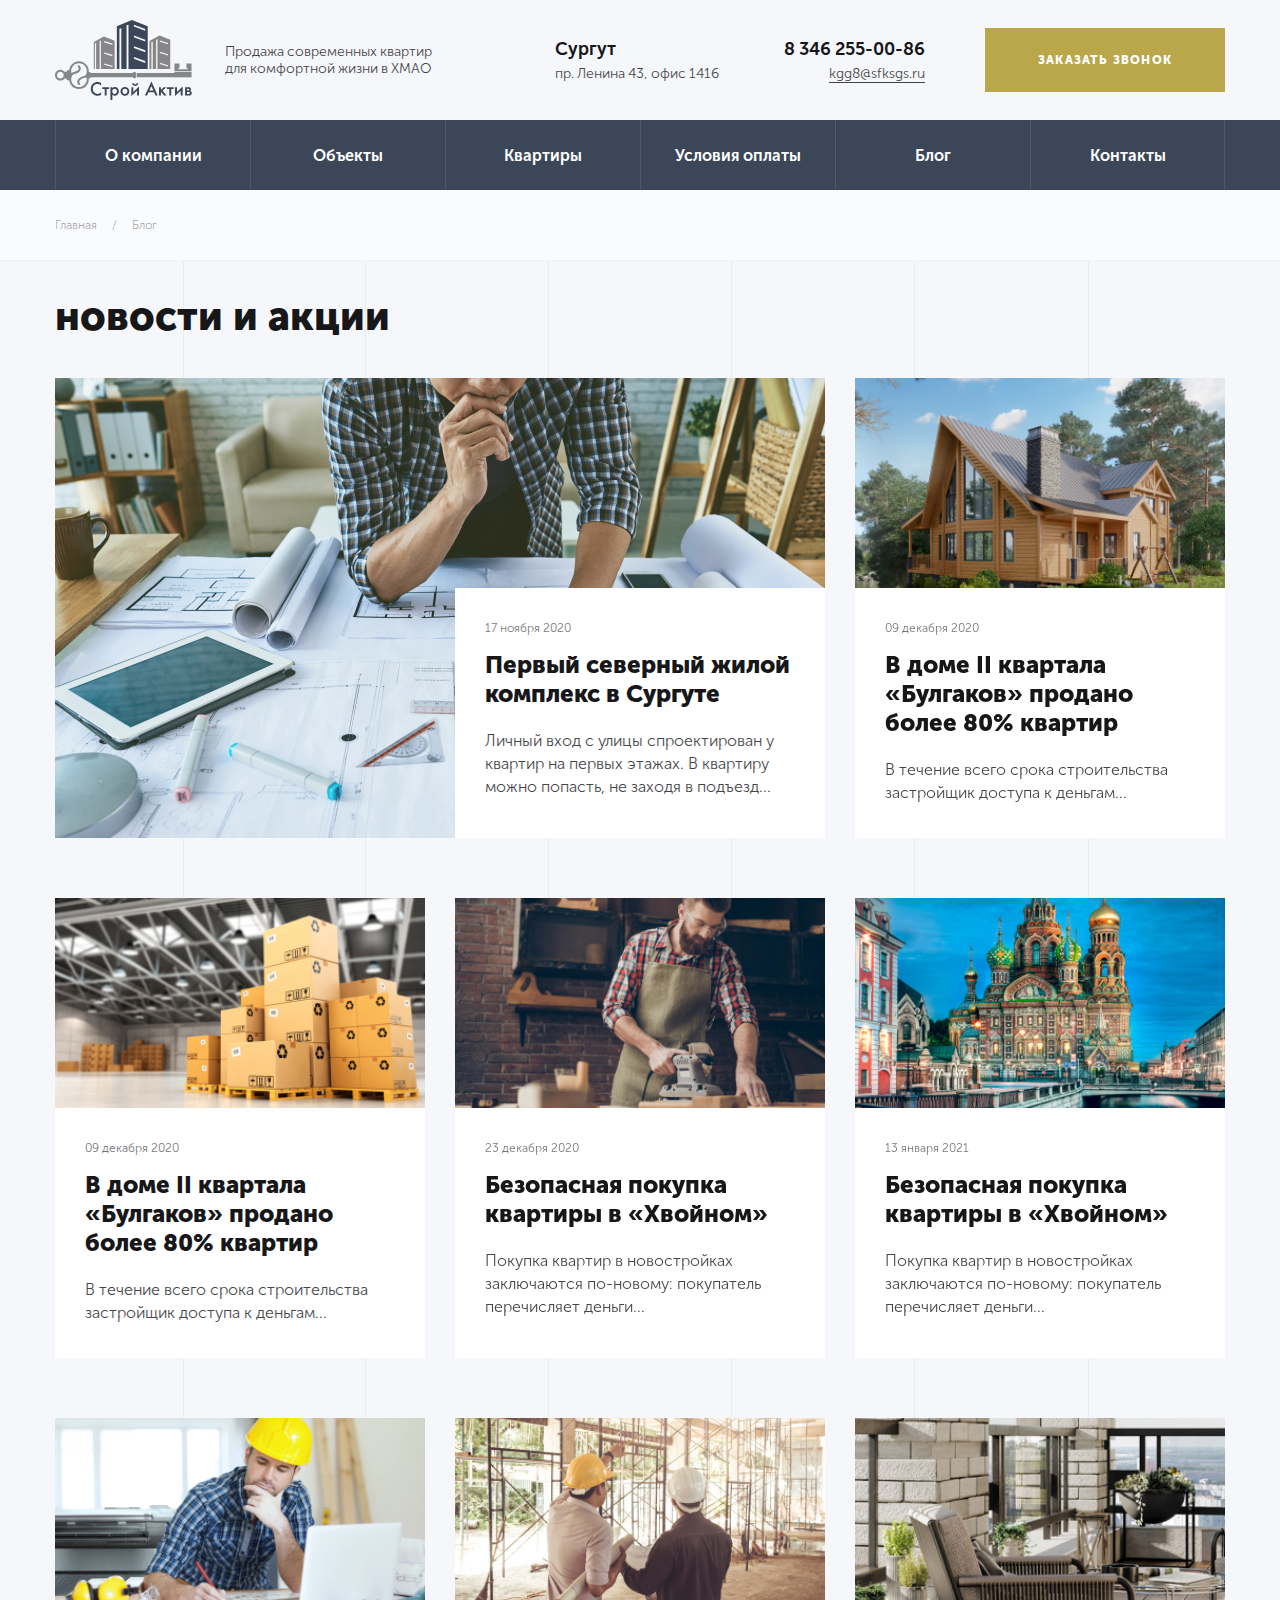
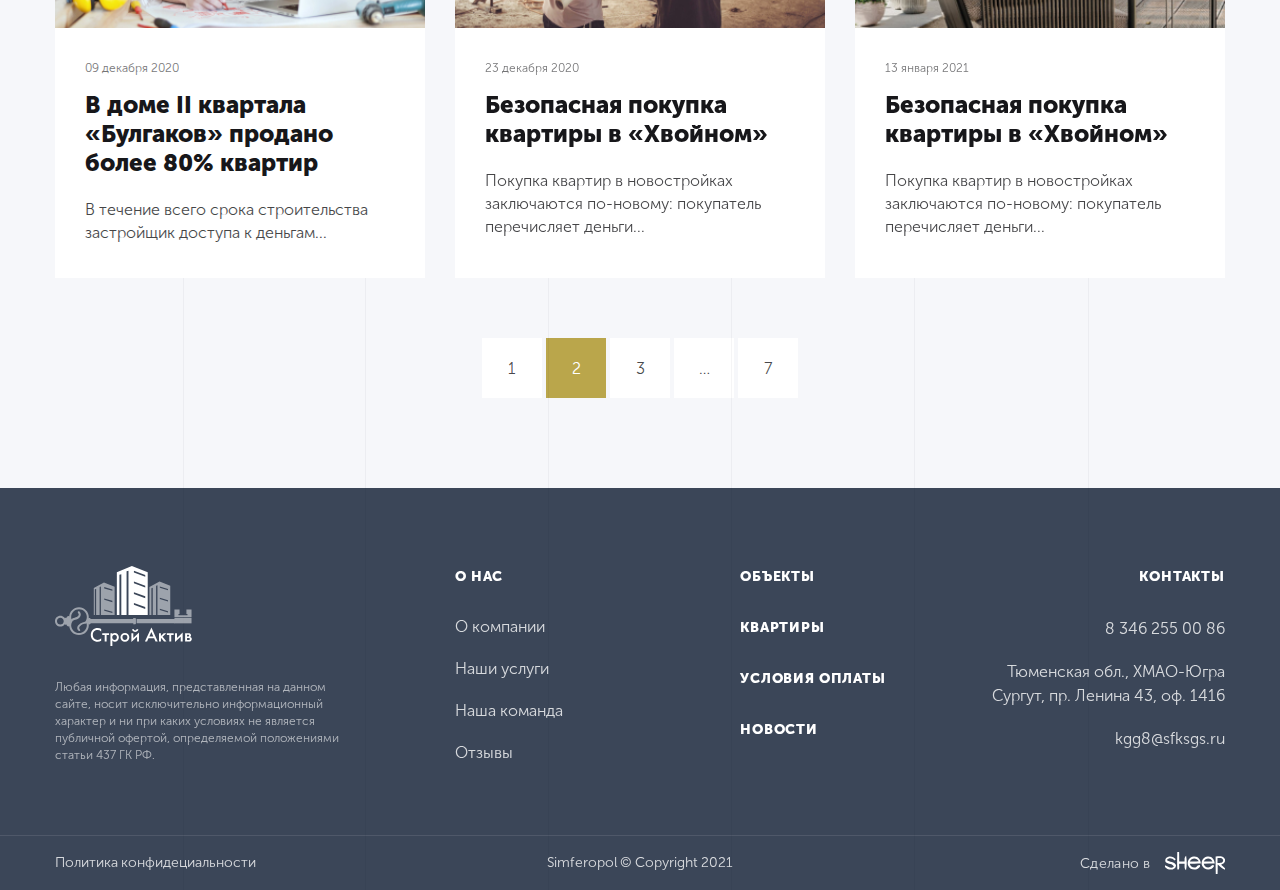
<file: news.html>
<!DOCTYPE html>
<!--[if lt IE 7]><html lang="ru" class="lt-ie9 lt-ie8 lt-ie7"><![endif]-->
<!--[if IE 7]><html lang="ru" class="lt-ie9 lt-ie8"><![endif]-->
<!--[if IE 8]><html lang="ru" class="lt-ie9"><![endif]-->
<!--[if gt IE 8]><!-->
<html lang="ru">
<!--<![endif]-->
<head>
	<meta charset="utf-8" />
	<title>Заголовок</title>
	<meta name="description" content="" />
	<meta http-equiv="X-UA-Compatible" content="IE=edge" />
	<meta name="viewport" content="width=device-width, initial-scale=1.0" />
	<link rel="shortcut icon" href="favicon.png" />
	<link rel="stylesheet" href="libs/bootstrap/bootstrap-grid.css" />
	<link rel="stylesheet" href="libs/fontawesome-free-5.12.0-web/css/all.min.css" />
	<link rel="stylesheet" href="libs/jscrollpane/jquery.jscrollpane.css" />
	<link rel="stylesheet" href="libs/fancybox/jquery.fancybox.css" />
	<link rel="stylesheet" href="libs/slick-1.5.9/slick/slick.css" />
	<link rel="stylesheet" href="libs/slick-1.5.9/slick/slick-theme.css" />
	<link rel="stylesheet" href="css/fonts.css" />
	<link rel="stylesheet" href="css/main.css?ver=1.25" />
	<link rel="stylesheet" href="css/media.css?ver=1.25" />
</head>
<body>

	<div class="wrapper">

		<div class="lines-wrap">
			<div class="lines-wrap__item"></div>
			<div class="lines-wrap__item"></div>
			<div class="lines-wrap__item"></div>
			<div class="lines-wrap__item"></div>
			<div class="lines-wrap__item"></div>
			<div class="lines-wrap__item"></div>
		</div>

		<header class="header default">
			<div class="container header__top">
				<div class="row align-items-center">
					<div class="col-lg-5 col-4">
						<div class="logo-wrap">
							<a href="#" class="logo">
								<img src="img/logo.svg" alt="alt">
							</a>
							<div class="logo-descr">Продажа современных квартир для комфортной жизни в ХМАО</div>
						</div>
					</div>
					<div class="col-lg-2 hidden_tablet">
						<div class="header-contact">
							<div class="header-contact__value">Сургут</div>
							<p>пр. Ленина 43, офис 1416</p>
						</div>
					</div>
					<div class="col-lg-2 table_pl hidden_tablet">
						<div class="header-contact header-contact_right">
							<div class="header-contact__value"><a href="tel:+83462550086">8 346 255-00-86</a></div>
							<p><a href="tel:kgg8@sfksgs.ru">kgg8@sfksgs.ru</a></p>
						</div>
					</div>
					<div class="col-lg-3 col-8 header__right">
						<a href="#callback" class="btn-main btn-main_main fancybox">Заказать звонок</a>
						<a href="tel:+83462550086" class="phone-mob"><i class="fas fa-phone-alt"></i></a>
						<span class="btn_nav">
							<span class='sandwich'>
								<span class='sw-topper'></span>
								<span class='sw-bottom'></span>
								<span class='sw-footer'></span>
							</span>
						</span>
					</div>
				</div>
			</div>
			<div class="nav">
				<div class="container">
					<ul class="menu">
						<li><a href="#">О компании</a></li>
						<li><a href="#">Объекты</a></li>
						<li><a href="#">Квартиры</a></li>
						<li><a href="#">Условия оплаты</a></li>
						<li><a href="#">Блог</a></li>
						<li><a href="#">Контакты</a></li>
					</ul>
					<div class="nav__mob">
						<div class="header-contact">
							<div class="header-contact__value">Сургут</div>
							<p>пр. Ленина 43, офис 1416</p>
						</div>
						<div class="header-contact">
							<div class="header-contact__value"><a href="tel:+83462550086">8 346 255-00-86</a></div>
							<p><a href="tel:kgg8@sfksgs.ru">kgg8@sfksgs.ru</a></p>
						</div>
						<a href="#callback" class="btn-main btn-main_main fancybox">Заказать звонок</a>
					</div>
				</div>
			</div>
		</header>

		<div class="breadcumbs-wrap">
			<div class="container">
				<ul class="breadcumbs">
					<li><a href="#">Главная</a><span>/</span></li>
					<li>Блог</li>
				</ul>
			</div>
		</div>

		<div class="news-page">
			<div class="container">
				<div class="title-section">новости и акции</div>
				<div class="row row_news">
					<div class="col-lg-8 col-md-6 col-sm-6">
						<a href="#" class="item-news">
							<span class="item-news__image">
								<img src="img/news_page1.jpg" alt="alt">
							</span>
							<span class="item-news__content">
								<span class="item-news__data">17 ноября 2020</span>
								<span class="item-news__name">Первый северный жилой комплекс в Сургуте </span>
								<span class="item-news__text">Личный вход с улицы спроектирован у квартир на первых этажах. В квартиру можно попасть, не заходя в подъезд...</span>
							</span>
						</a>
					</div>
					<div class="col-lg-4 col-md-6 col-sm-6">
						<a href="#" class="item-news">
							<span class="item-news__image">
								<img src="img/news_page2.jpg" alt="alt">
							</span>
							<span class="item-news__content">
								<span class="item-news__data">09 декабря 2020</span>
								<span class="item-news__name">В доме II квартала «Булгаков» продано более 80% квартир</span>
								<span class="item-news__text">В течение всего срока строительства застройщик доступа к деньгам...</span>
							</span>
						</a>
					</div>
					<div class="col-lg-4 col-md-6 col-sm-6">
						<a href="#" class="item-news">
							<span class="item-news__image">
								<img src="img/news_page3.jpg" alt="alt">
							</span>
							<span class="item-news__content">
								<span class="item-news__data">09 декабря 2020</span>
								<span class="item-news__name">В доме II квартала «Булгаков» продано более 80% квартир</span>
								<span class="item-news__text">В течение всего срока строительства застройщик доступа к деньгам...</span>
							</span>
						</a>
					</div>
					<div class="col-lg-4 col-md-6 col-sm-6">
						<a href="#" class="item-news">
							<span class="item-news__image">
								<img src="img/news_page4.jpg" alt="alt">
							</span>
							<span class="item-news__content">
								<span class="item-news__data">23 декабря 2020</span>
								<span class="item-news__name">Безопасная покупка квартиры в «Хвойном»</span>
								<span class="item-news__text">Покупка квартир в новостройках заключаются по-новому: покупатель перечисляет деньги...</span>
							</span>
						</a>
					</div>
					<div class="col-lg-4 col-md-6 col-sm-6">
						<a href="#" class="item-news">
							<span class="item-news__image">
								<img src="img/news_page5.jpg" alt="alt">
							</span>
							<span class="item-news__content">
								<span class="item-news__data">13 января 2021</span>
								<span class="item-news__name">Безопасная покупка квартиры в «Хвойном»</span>
								<span class="item-news__text">Покупка квартир в новостройках заключаются по-новому: покупатель перечисляет деньги...</span>
							</span>
						</a>
					</div>
					<div class="col-lg-4 col-md-6 col-sm-6">
						<a href="#" class="item-news">
							<span class="item-news__image">
								<img src="img/news_page6.jpg" alt="alt">
							</span>
							<span class="item-news__content">
								<span class="item-news__data">09 декабря 2020</span>
								<span class="item-news__name">В доме II квартала «Булгаков» продано более 80% квартир</span>
								<span class="item-news__text">В течение всего срока строительства застройщик доступа к деньгам...</span>
							</span>
						</a>
					</div>
					<div class="col-lg-4 col-md-6 col-sm-6">
						<a href="#" class="item-news">
							<span class="item-news__image">
								<img src="img/news_page7.jpg" alt="alt">
							</span>
							<span class="item-news__content">
								<span class="item-news__data">23 декабря 2020</span>
								<span class="item-news__name">Безопасная покупка квартиры в «Хвойном»</span>
								<span class="item-news__text">Покупка квартир в новостройках заключаются по-новому: покупатель перечисляет деньги...</span>
							</span>
						</a>
					</div>
					<div class="col-lg-4 col-md-6 col-sm-6">
						<a href="#" class="item-news">
							<span class="item-news__image">
								<img src="img/news_page8.jpg" alt="alt">
							</span>
							<span class="item-news__content">
								<span class="item-news__data">13 января 2021</span>
								<span class="item-news__name">Безопасная покупка квартиры в «Хвойном»</span>
								<span class="item-news__text">Покупка квартир в новостройках заключаются по-новому: покупатель перечисляет деньги...</span>
							</span>
						</a>
					</div>
				</div>
				<div class="pager">
					<a class="page-numbers" href="#">1</a> 
					<span aria-current="page" class="page-numbers current">2</span> 
					<a class="page-numbers" href="#">3</a> 
					<span class="page-numbers dots">…</span> 
					<a class="page-numbers" href="#">7</a> 
				</div>
			</div>
		</div>

		<footer class="footer">
			<div class="container">
				<div class="row footer__row">
					<div class="col-lg-4 col-6">
						<a href="#" class="logo">
							<img src="img/logo2.svg" alt="alt">
						</a>
						<div class="logo-footer-text">Любая информация, представленная на данном сайте, носит исключительно информационный характер и ни при каких условиях не является публичной офертой, определяемой положениями статьи 437 ГК РФ.</div>
					</div>
					<div class="col-lg-3 col-6">
						<div class="title-footer">О нас <i class="far fa-plus"></i></div>
						<div class="footer-content">
							<ul class="footer-list">
								<li><a href="#">О компании</a></li>
								<li><a href="#">Наши услуги</a></li>
								<li><a href="#">Наша команда</a></li>
								<li><a href="#">Отзывы</a></li>
							</ul>
						</div>
					</div>
					<div class="col-lg-2 col-6 col_pl">
						<div class="title-footer title-footer_mob">Объекты <i class="far fa-plus"></i></div>
						<div class="footer-content">
							<ul class="footer-nav">
								<li><a href="#">Объекты</a></li> 
								<li><a href="#">Квартиры</a></li> 
								<li><a href="#">Условия оплаты</a></li>
								<li><a href="#">Новости</a></li>
							</ul>
						</div>
					</div> 
					<div class="col-lg-3 col-6 footer__right">
						<div class="title-footer">Контакты <i class="far fa-plus"></i></div>
						<div class="footer-content">
							<p><a href="tel:+83462550086">8 346 255 00 86</a></p>
							<br>
							<p>Тюменская обл., ХМАО-Югра </p>
							<p>Сургут, пр. Ленина 43, оф. 1416</p>
							<br>
							<p><a href="mailto:kgg8@sfksgs.ru">kgg8@sfksgs.ru</a></p>
						</div>
					</div>
				</div>
			</div>
			<div class="footer__bottom">
				<div class="container">
					<div class="row align-items-center">
						<div class="col-md-4">
							<p><a href="#">Политика конфидециальности</a></p>
						</div>
						<div class="col-md-4 col_copyright">
							<p>Simferopol © Copyright 2021</p>
						</div>
						<div class="col-md-4">
							<div class="create">Сделано в <img src="img/copy.svg" alt="alt"></div>
						</div>
					</div>
				</div>
			</div>
		</footer>

	</div>

	<div id="callback" class="modal-block">
		<div class="modal-wrap">
			<div class="title-form">Заполните форму</div>
			<div class="descr-form">и наш менеджер свяжется с вами в течение 30 минут</div>
			<form>
				<div class="item-form">
					<input type="text" required="required">
					<div class="item-form__placeholder">Введите ваше имя</div>
				</div>
				<div class="item-form">
					<input type="text" required="required" class="input-phone">
					<div class="item-form__placeholder">Введите ваш телефон</div>
				</div>
				<button class="btn-main btn-main_main" type="submit">заказать звонок</button>
				<div class="checkbox">
					<label>
						<input type="checkbox" required="required"  checked="checked" />
						<span>Я согласен с условиями <a href="#">обработки персональных данных</a></span>
					</label>
				</div>
			</form>
		</div>
	</div>

	<!--[if lt IE 9]>
	<script src="libs/html5shiv/es5-shim.min.js"></script>
	<script src="libs/html5shiv/html5shiv.min.js"></script>
	<script src="libs/html5shiv/html5shiv-printshiv.min.js"></script>
	<script src="libs/respond/respond.min.js"></script>
<![endif]-->
<script src="libs/jquery/jquery-1.11.1.min.js"></script>
<script src="libs/jquery-mousewheel/jquery.mousewheel.min.js"></script>
<script src="libs/fancybox/jquery.fancybox.pack.js"></script>
<script src="libs/slick-1.5.9/slick/slick.min.js"></script>
<script src="libs/scroll2id/PageScroll2id.min.js"></script>
<script src="libs/jscrollpane/jquery.jscrollpane.min.js"></script>
<script src="libs/mask/jquery.maskedinput.js"></script>
<script src="libs/sly/sly.js"></script>
<script src="libs/jQueryFormStyler-master/jquery.formstyler.min.js"></script>
<script src="js/common.js?ver=1.25"></script>
<!-- Yandex.Metrika counter --><!-- /Yandex.Metrika counter -->
<!-- Google Analytics counter --><!-- /Google Analytics counter -->
</body>
</html>
</file>
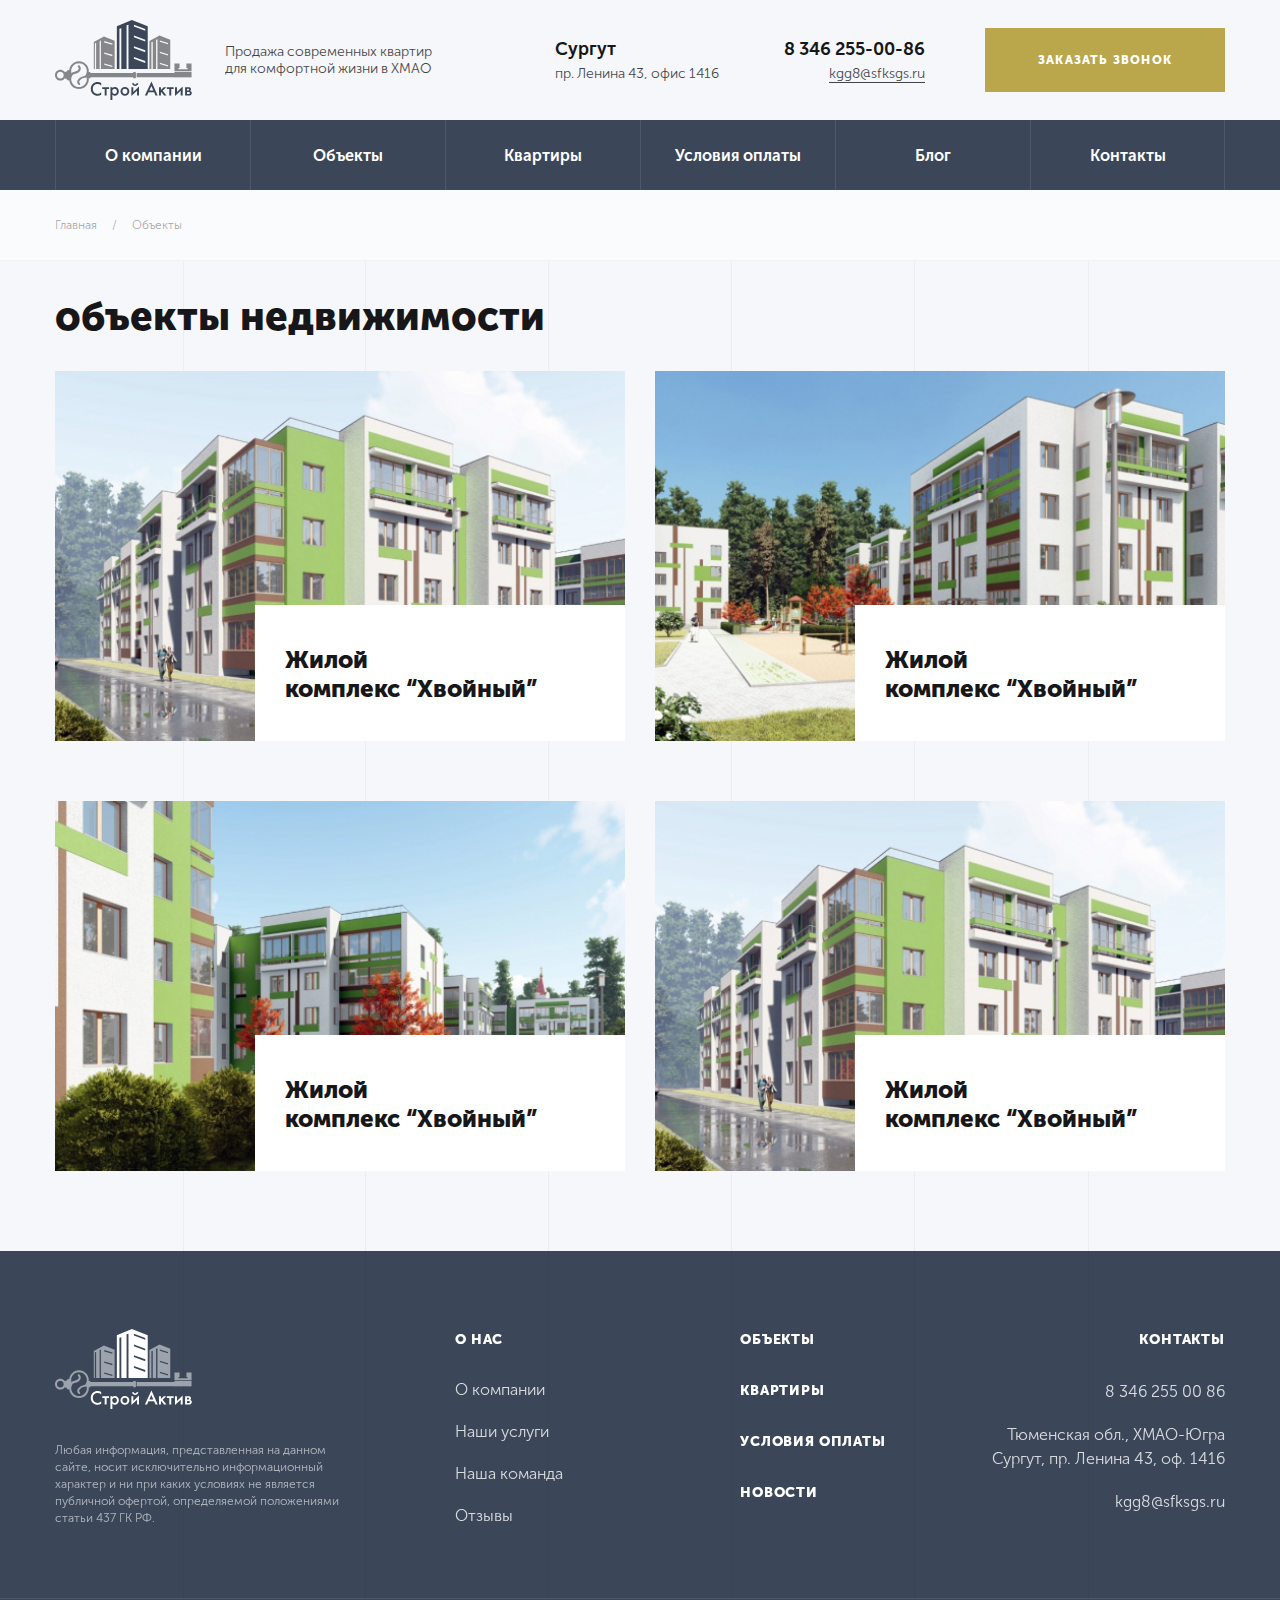
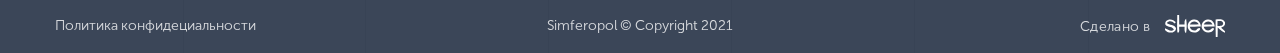
<file: objects.html>
<!DOCTYPE html>
<!--[if lt IE 7]><html lang="ru" class="lt-ie9 lt-ie8 lt-ie7"><![endif]-->
<!--[if IE 7]><html lang="ru" class="lt-ie9 lt-ie8"><![endif]-->
<!--[if IE 8]><html lang="ru" class="lt-ie9"><![endif]-->
<!--[if gt IE 8]><!-->
<html lang="ru">
<!--<![endif]-->
<head>
	<meta charset="utf-8" />
	<title>Заголовок</title>
	<meta name="description" content="" />
	<meta http-equiv="X-UA-Compatible" content="IE=edge" />
	<meta name="viewport" content="width=device-width, initial-scale=1.0" />
	<link rel="shortcut icon" href="favicon.png" />
	<link rel="stylesheet" href="libs/bootstrap/bootstrap-grid.css" />
	<link rel="stylesheet" href="libs/fontawesome-free-5.12.0-web/css/all.min.css" />
	<link rel="stylesheet" href="libs/jscrollpane/jquery.jscrollpane.css" />
	<link rel="stylesheet" href="libs/fancybox/jquery.fancybox.css" />
	<link rel="stylesheet" href="libs/slick-1.5.9/slick/slick.css" />
	<link rel="stylesheet" href="libs/slick-1.5.9/slick/slick-theme.css" />
	<link rel="stylesheet" href="css/fonts.css" />
	<link rel="stylesheet" href="css/main.css?ver=1.25" />
	<link rel="stylesheet" href="css/media.css?ver=1.25" />
</head>
<body>

	<div class="wrapper">

		<div class="lines-wrap">
			<div class="lines-wrap__item"></div>
			<div class="lines-wrap__item"></div>
			<div class="lines-wrap__item"></div>
			<div class="lines-wrap__item"></div>
			<div class="lines-wrap__item"></div>
			<div class="lines-wrap__item"></div>
		</div>

		<header class="header default">
			<div class="container header__top">
				<div class="row align-items-center">
					<div class="col-lg-5 col-4">
						<div class="logo-wrap">
							<a href="#" class="logo">
								<img src="img/logo.svg" alt="alt">
							</a>
							<div class="logo-descr">Продажа современных квартир для комфортной жизни в ХМАО</div>
						</div>
					</div>
					<div class="col-lg-2 hidden_tablet">
						<div class="header-contact">
							<div class="header-contact__value">Сургут</div>
							<p>пр. Ленина 43, офис 1416</p>
						</div>
					</div>
					<div class="col-lg-2 table_pl hidden_tablet">
						<div class="header-contact header-contact_right">
							<div class="header-contact__value"><a href="tel:+83462550086">8 346 255-00-86</a></div>
							<p><a href="tel:kgg8@sfksgs.ru">kgg8@sfksgs.ru</a></p>
						</div>
					</div>
					<div class="col-lg-3 col-8 header__right">
						<a href="#callback" class="btn-main btn-main_main fancybox">Заказать звонок</a>
						<a href="tel:+83462550086" class="phone-mob"><i class="fas fa-phone-alt"></i></a>
						<span class="btn_nav">
							<span class='sandwich'>
								<span class='sw-topper'></span>
								<span class='sw-bottom'></span>
								<span class='sw-footer'></span>
							</span>
						</span>
					</div>
				</div>
			</div>
			<div class="nav">
				<div class="container">
					<ul class="menu">
						<li><a href="#">О компании</a></li>
						<li><a href="#">Объекты</a></li>
						<li><a href="#">Квартиры</a></li>
						<li><a href="#">Условия оплаты</a></li>
						<li><a href="#">Блог</a></li>
						<li><a href="#">Контакты</a></li>
					</ul>
					<div class="nav__mob">
						<div class="header-contact">
							<div class="header-contact__value">Сургут</div>
							<p>пр. Ленина 43, офис 1416</p>
						</div>
						<div class="header-contact">
							<div class="header-contact__value"><a href="tel:+83462550086">8 346 255-00-86</a></div>
							<p><a href="tel:kgg8@sfksgs.ru">kgg8@sfksgs.ru</a></p>
						</div>
						<a href="#callback" class="btn-main btn-main_main fancybox">Заказать звонок</a>
					</div>
				</div>
			</div>
		</header>

		<div class="breadcumbs-wrap">
			<div class="container">
				<ul class="breadcumbs">
					<li><a href="#">Главная</a><span>/</span></li>
					<li>Объекты</li>
				</ul>
			</div>
		</div>

		<div class="objects">
			<div class="container">
				<div class="title-section">объекты недвижимости</div>
				<div class="row row_objects">
					<div class="col-lg-6">
						<a href="#" class="item-object">
							<span class="item-object__image">
								<img src="img/object1.jpg" alt="alt">
							</span>
							<span class="item-object__content">Жилой <br>комплекс “Хвойный”</span>
						</a>
					</div>
					<div class="col-lg-6">
						<a href="#" class="item-object">
							<span class="item-object__image">
								<img src="img/object2.jpg" alt="alt">
							</span>
							<span class="item-object__content">Жилой <br>комплекс “Хвойный”</span>
						</a>
					</div>
					<div class="col-lg-6">
						<a href="#" class="item-object">
							<span class="item-object__image">
								<img src="img/object3.jpg" alt="alt">
							</span>
							<span class="item-object__content">Жилой <br>комплекс “Хвойный”</span>
						</a>
					</div>
					<div class="col-lg-6">
						<a href="#" class="item-object">
							<span class="item-object__image">
								<img src="img/object4.jpg" alt="alt">
							</span>
							<span class="item-object__content">Жилой <br>комплекс “Хвойный”</span>
						</a>
					</div>
				</div>
			</div>
		</div>

		<footer class="footer">
			<div class="container">
				<div class="row footer__row">
					<div class="col-lg-4 col-6">
						<a href="#" class="logo">
							<img src="img/logo2.svg" alt="alt">
						</a>
						<div class="logo-footer-text">Любая информация, представленная на данном сайте, носит исключительно информационный характер и ни при каких условиях не является публичной офертой, определяемой положениями статьи 437 ГК РФ.</div>
					</div>
					<div class="col-lg-3 col-6">
						<div class="title-footer">О нас <i class="far fa-plus"></i></div>
						<div class="footer-content">
							<ul class="footer-list">
								<li><a href="#">О компании</a></li>
								<li><a href="#">Наши услуги</a></li>
								<li><a href="#">Наша команда</a></li>
								<li><a href="#">Отзывы</a></li>
							</ul>
						</div>
					</div>
					<div class="col-lg-2 col-6 col_pl">
						<div class="title-footer title-footer_mob">Объекты <i class="far fa-plus"></i></div>
						<div class="footer-content">
							<ul class="footer-nav">
								<li><a href="#">Объекты</a></li> 
								<li><a href="#">Квартиры</a></li> 
								<li><a href="#">Условия оплаты</a></li>
								<li><a href="#">Новости</a></li>
							</ul>
						</div>
					</div> 
					<div class="col-lg-3 col-6 footer__right">
						<div class="title-footer">Контакты <i class="far fa-plus"></i></div>
						<div class="footer-content">
							<p><a href="tel:+83462550086">8 346 255 00 86</a></p>
							<br>
							<p>Тюменская обл., ХМАО-Югра </p>
							<p>Сургут, пр. Ленина 43, оф. 1416</p>
							<br>
							<p><a href="mailto:kgg8@sfksgs.ru">kgg8@sfksgs.ru</a></p>
						</div>
					</div>
				</div>
			</div>
			<div class="footer__bottom">
				<div class="container">
					<div class="row align-items-center">
						<div class="col-md-4">
							<p><a href="#">Политика конфидециальности</a></p>
						</div>
						<div class="col-md-4 col_copyright">
							<p>Simferopol © Copyright 2021</p>
						</div>
						<div class="col-md-4">
							<div class="create">Сделано в <img src="img/copy.svg" alt="alt"></div>
						</div>
					</div>
				</div>
			</div>
		</footer>

	</div>

	<div id="callback" class="modal-block">
		<div class="modal-wrap">
			<div class="title-form">Заполните форму</div>
			<div class="descr-form">и наш менеджер свяжется с вами в течение 30 минут</div>
			<form>
				<div class="item-form">
					<input type="text" required="required">
					<div class="item-form__placeholder">Введите ваше имя</div>
				</div>
				<div class="item-form">
					<input type="text" required="required" class="input-phone">
					<div class="item-form__placeholder">Введите ваш телефон</div>
				</div>
				<button class="btn-main btn-main_main" type="submit">заказать звонок</button>
				<div class="checkbox">
					<label>
						<input type="checkbox" required="required" checked="checked" />
						<span>Я согласен с условиями <a href="#">обработки персональных данных</a></span>
					</label>
				</div>
			</form>
		</div>
	</div>

	<!--[if lt IE 9]>
	<script src="libs/html5shiv/es5-shim.min.js"></script>
	<script src="libs/html5shiv/html5shiv.min.js"></script>
	<script src="libs/html5shiv/html5shiv-printshiv.min.js"></script>
	<script src="libs/respond/respond.min.js"></script>
<![endif]-->
<script src="libs/jquery/jquery-1.11.1.min.js"></script>
<script src="libs/jquery-mousewheel/jquery.mousewheel.min.js"></script>
<script src="libs/fancybox/jquery.fancybox.pack.js"></script>
<script src="libs/slick-1.5.9/slick/slick.min.js"></script>
<script src="libs/scroll2id/PageScroll2id.min.js"></script>
<script src="libs/jscrollpane/jquery.jscrollpane.min.js"></script>
<script src="libs/mask/jquery.maskedinput.js"></script>
<script src="libs/sly/sly.js"></script>
<script src="libs/jQueryFormStyler-master/jquery.formstyler.min.js"></script>
<script src="js/common.js?ver=1.25"></script>

<!-- Yandex.Metrika counter --><!-- /Yandex.Metrika counter -->
<!-- Google Analytics counter --><!-- /Google Analytics counter -->
</body>
</html>
</file>
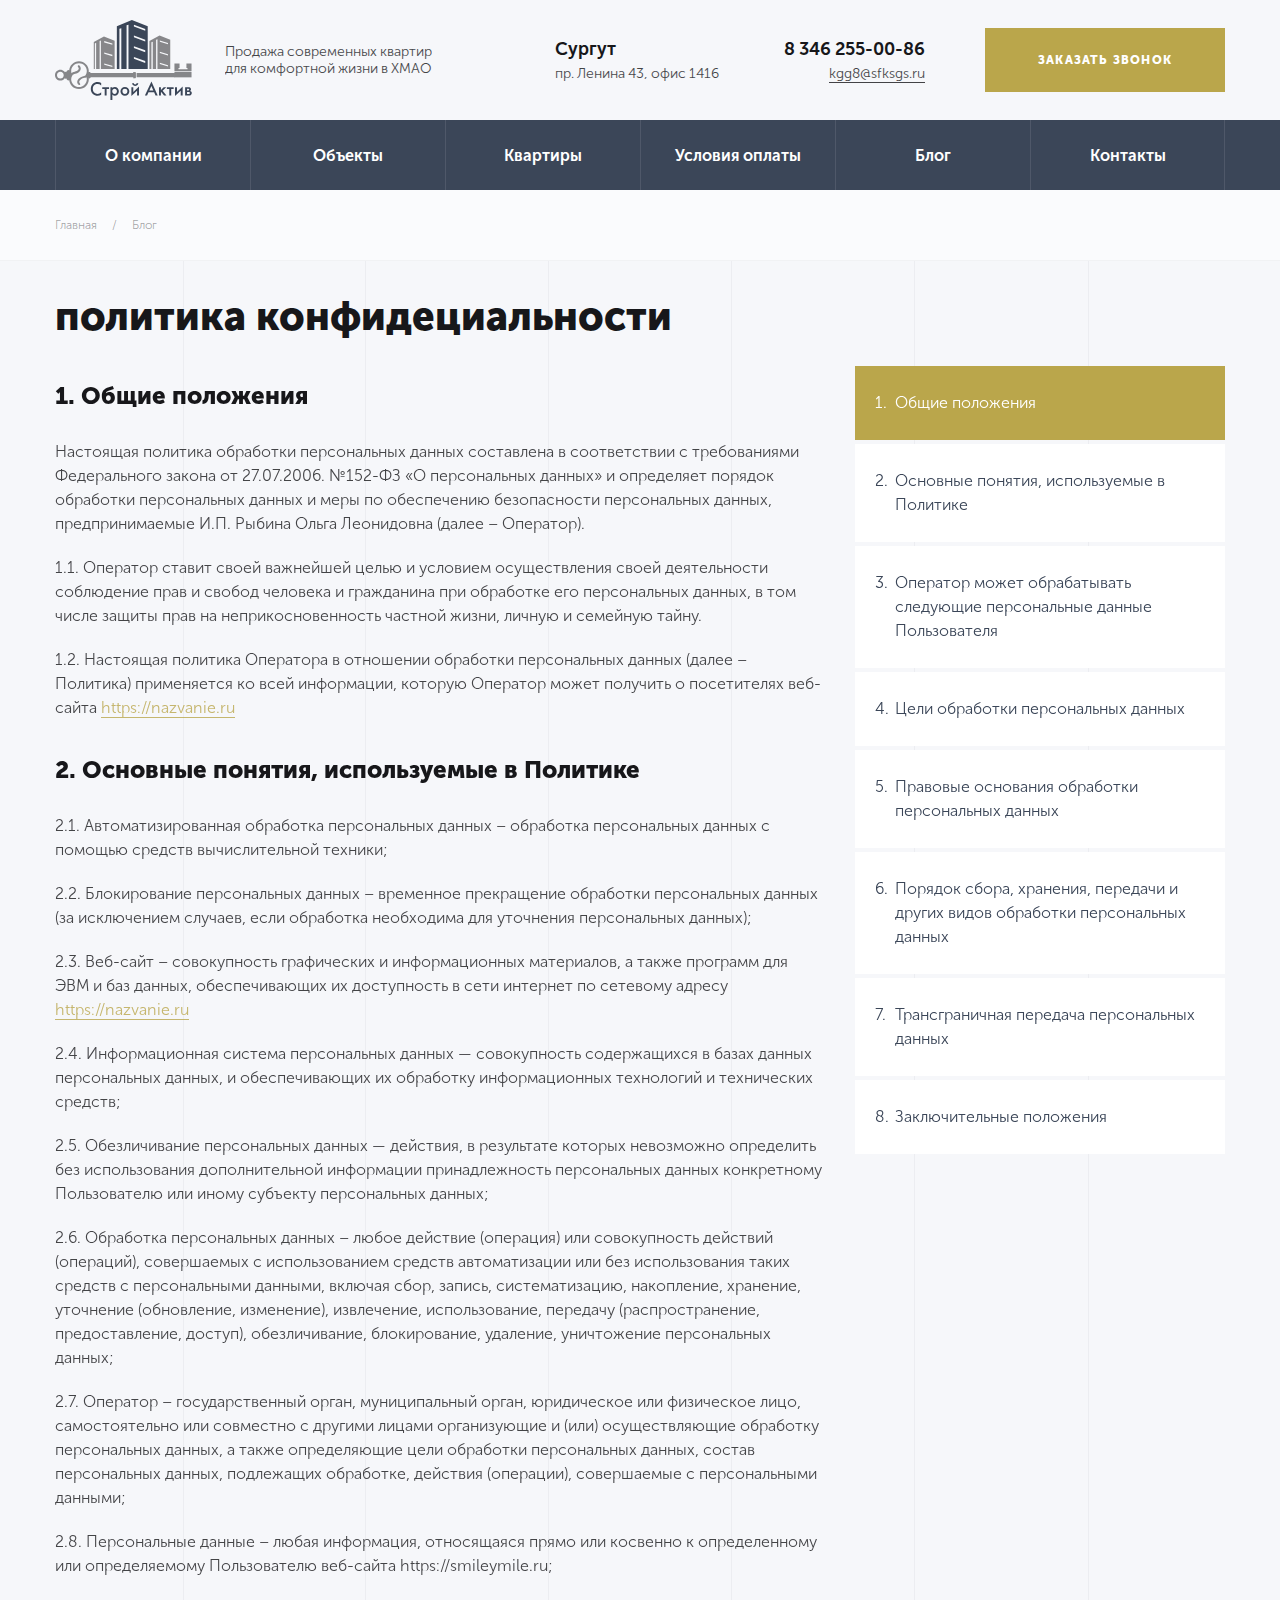
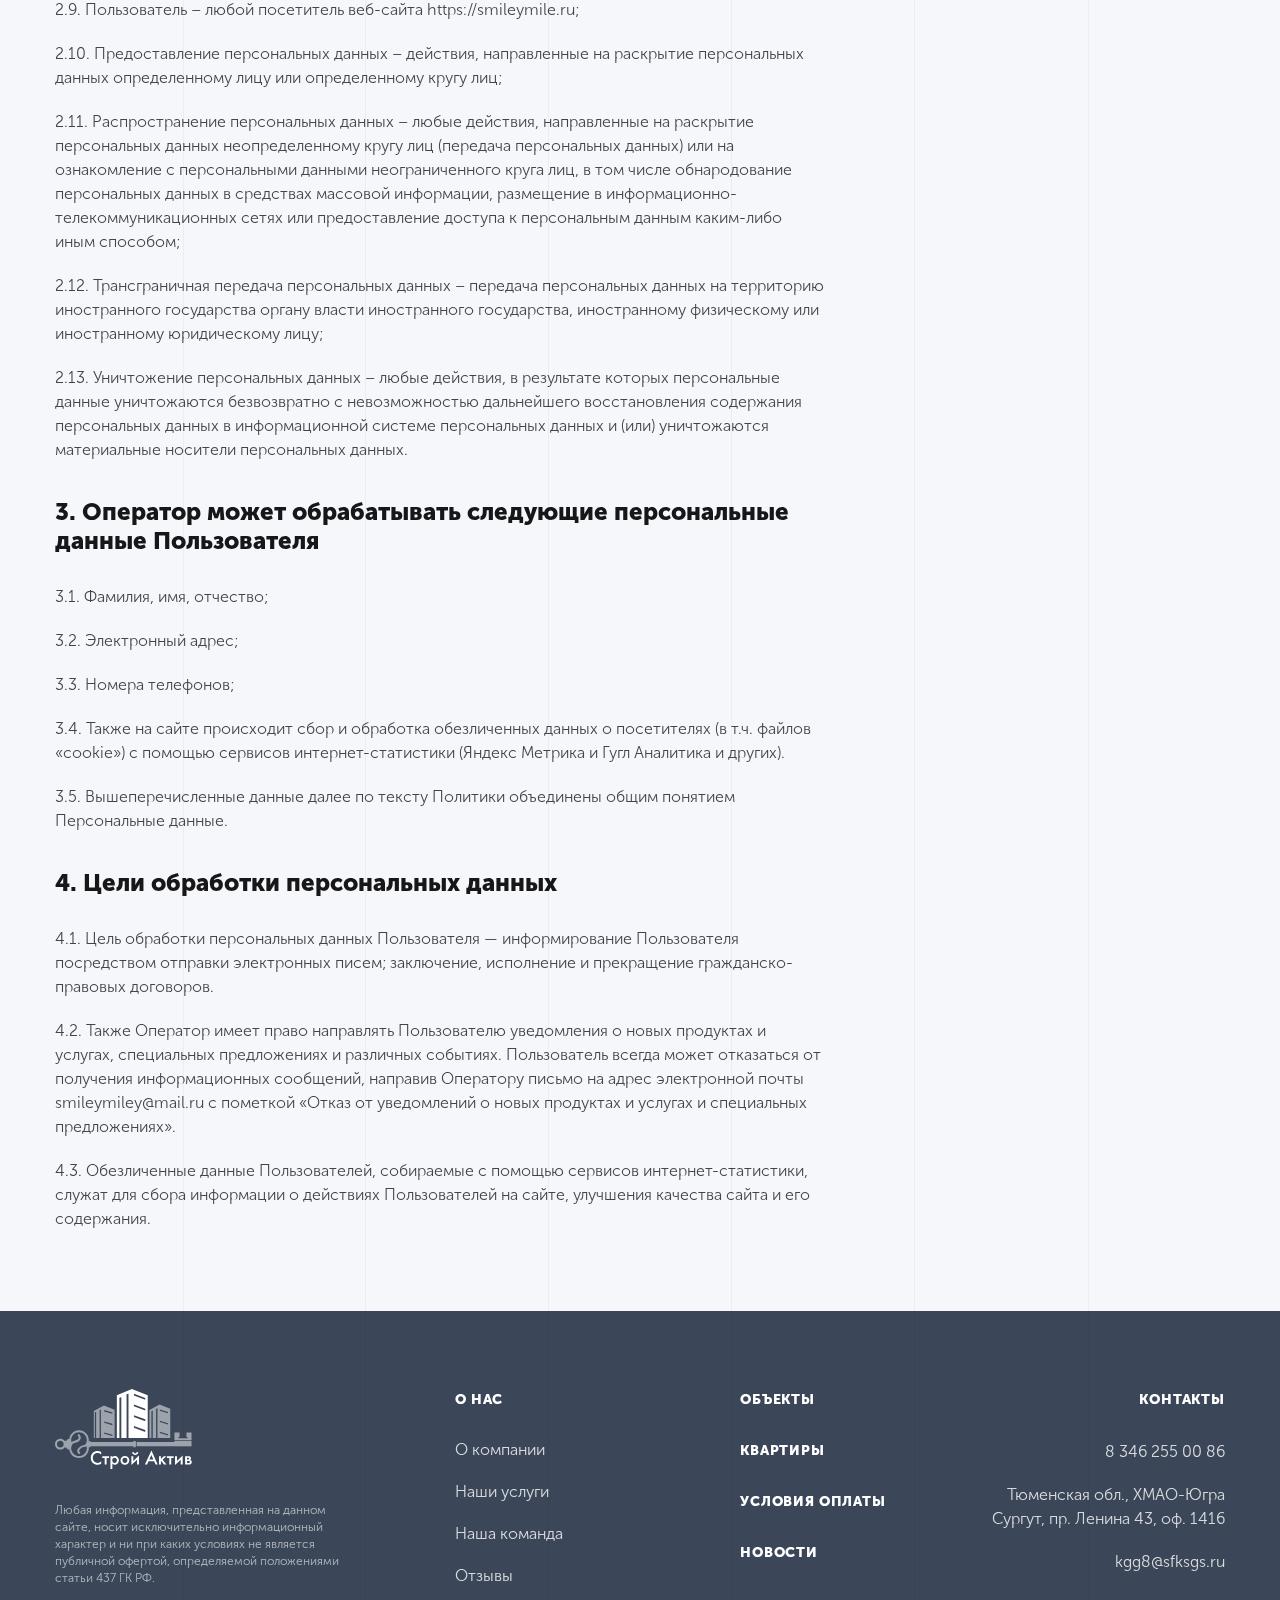
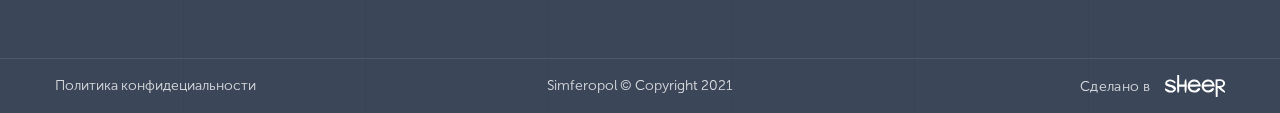
<file: privacy-policy.html>
<!DOCTYPE html>
<!--[if lt IE 7]><html lang="ru" class="lt-ie9 lt-ie8 lt-ie7"><![endif]-->
<!--[if IE 7]><html lang="ru" class="lt-ie9 lt-ie8"><![endif]-->
<!--[if IE 8]><html lang="ru" class="lt-ie9"><![endif]-->
<!--[if gt IE 8]><!-->
<html lang="ru">
<!--<![endif]-->
<head>
	<meta charset="utf-8" />
	<title>Заголовок</title>
	<meta name="description" content="" />
	<meta http-equiv="X-UA-Compatible" content="IE=edge" />
	<meta name="viewport" content="width=device-width, initial-scale=1.0" />
	<link rel="shortcut icon" href="favicon.png" />
	<link rel="stylesheet" href="libs/bootstrap/bootstrap-grid.css" />
	<link rel="stylesheet" href="libs/fontawesome-free-5.12.0-web/css/all.min.css" />
	<link rel="stylesheet" href="libs/jscrollpane/jquery.jscrollpane.css" />
	<link rel="stylesheet" href="libs/fancybox/jquery.fancybox.css" />
	<link rel="stylesheet" href="libs/slick-1.5.9/slick/slick.css" />
	<link rel="stylesheet" href="libs/slick-1.5.9/slick/slick-theme.css" />
	<link rel="stylesheet" href="css/fonts.css" />
	<link rel="stylesheet" href="css/main.css?ver=1.25" />
	<link rel="stylesheet" href="css/media.css?ver=1.25" />
</head>
<body>

	<div class="wrapper">

		<div class="lines-wrap">
			<div class="lines-wrap__item"></div>
			<div class="lines-wrap__item"></div>
			<div class="lines-wrap__item"></div>
			<div class="lines-wrap__item"></div>
			<div class="lines-wrap__item"></div>
			<div class="lines-wrap__item"></div>
		</div>

		<header class="header default">
			<div class="container header__top">  
				<div class="row align-items-center">
					<div class="col-lg-5 col-4">
						<div class="logo-wrap">
							<a href="#" class="logo">
								<img src="img/logo.svg" alt="alt">
							</a>
							<div class="logo-descr">Продажа современных квартир для комфортной жизни в ХМАО</div>
						</div>
					</div>
					<div class="col-lg-2 hidden_tablet">
						<div class="header-contact">
							<div class="header-contact__value">Сургут</div>
							<p>пр. Ленина 43, офис 1416</p>
						</div>
					</div>
					<div class="col-lg-2 table_pl hidden_tablet">
						<div class="header-contact header-contact_right">
							<div class="header-contact__value"><a href="tel:+83462550086">8 346 255-00-86</a></div>
							<p><a href="tel:kgg8@sfksgs.ru">kgg8@sfksgs.ru</a></p>
						</div>
					</div>
					<div class="col-lg-3 col-8 header__right">
						<a href="#callback" class="btn-main btn-main_main fancybox">Заказать звонок</a>
						<a href="tel:+83462550086" class="phone-mob"><i class="fas fa-phone-alt"></i></a>
						<span class="btn_nav">
							<span class='sandwich'>
								<span class='sw-topper'></span>
								<span class='sw-bottom'></span>
								<span class='sw-footer'></span>
							</span>
						</span>
					</div>
				</div>
			</div>
			<div class="nav">
				<div class="container">
					<ul class="menu">
						<li><a href="#">О компании</a></li>
						<li><a href="#">Объекты</a></li>
						<li><a href="#">Квартиры</a></li>
						<li><a href="#">Условия оплаты</a></li>
						<li><a href="#">Блог</a></li>
						<li><a href="#">Контакты</a></li>
					</ul>
					<div class="nav__mob">
						<div class="header-contact">
							<div class="header-contact__value">Сургут</div>
							<p>пр. Ленина 43, офис 1416</p>
						</div>
						<div class="header-contact">
							<div class="header-contact__value"><a href="tel:+83462550086">8 346 255-00-86</a></div>
							<p><a href="tel:kgg8@sfksgs.ru">kgg8@sfksgs.ru</a></p>
						</div>
						<a href="#callback" class="btn-main btn-main_main fancybox">Заказать звонок</a>
					</div>
				</div>
			</div>
		</header>

		<div class="breadcumbs-wrap">
			<div class="container">
				<ul class="breadcumbs">
					<li><a href="#">Главная</a><span>/</span></li>
					<li>Блог</li>
				</ul>
			</div>
		</div>

		<div class="privacy">
			<div class="container">
				<div class="title-section">политика конфидециальности</div>
				<div class="row">
					<div class="col-lg-8">
						<div class="privacy__section" id="privacy1">
							<div class="title-page">1. Общие положения</div>
							<p>Настоящая политика обработки персональных данных составлена в соответствии с требованиями Федерального закона от 27.07.2006. №152-ФЗ «О персональных данных» и определяет порядок обработки персональных данных и меры по обеспечению безопасности персональных данных, предпринимаемые И.П. Рыбина Ольга Леонидовна (далее – Оператор).</p>
							<p>1.1. Оператор ставит своей важнейшей целью и условием осуществления своей деятельности соблюдение прав и свобод человека и гражданина при обработке его персональных данных, в том числе защиты прав на неприкосновенность частной жизни, личную и семейную тайну.</p>
							<p>1.2. Настоящая политика Оператора в отношении обработки персональных данных (далее – Политика) применяется ко всей информации, которую Оператор может получить о посетителях веб-сайта <a href="#">https://nazvanie.ru</a></p>
						</div>
						<div class="privacy__section" id="privacy2">
							<div class="title-page">2. Основные понятия, используемые в Политике</div>
							<p>2.1. Автоматизированная обработка персональных данных – обработка персональных данных с помощью средств вычислительной техники;</p>
							<p>2.2. Блокирование персональных данных – временное прекращение обработки персональных данных (за исключением случаев, если обработка необходима для уточнения персональных данных);</p>
							<p>2.3. Веб-сайт – совокупность графических и информационных материалов, а также программ для ЭВМ и баз данных, обеспечивающих их доступность в сети интернет по сетевому адресу <a href="#">https://nazvanie.ru</a></p>
							<p>2.4. Информационная система персональных данных — совокупность содержащихся в базах данных персональных данных, и обеспечивающих их обработку информационных технологий и технических средств;</p>
							<p>2.5. Обезличивание персональных данных — действия, в результате которых невозможно определить без использования дополнительной информации принадлежность персональных данных конкретному Пользователю или иному субъекту персональных данных;</p>
							<p>2.6. Обработка персональных данных – любое действие (операция) или совокупность действий (операций), совершаемых с использованием средств автоматизации или без использования таких средств с персональными данными, включая сбор, запись, систематизацию, накопление, хранение, уточнение (обновление, изменение), извлечение, использование, передачу (распространение, предоставление, доступ), обезличивание, блокирование, удаление, уничтожение персональных данных;</p>
							<p>2.7. Оператор – государственный орган, муниципальный орган, юридическое или физическое лицо, самостоятельно или совместно с другими лицами организующие и (или) осуществляющие обработку персональных данных, а также определяющие цели обработки персональных данных, состав персональных данных, подлежащих обработке, действия (операции), совершаемые с персональными данными;</p>
							<p>2.8. Персональные данные – любая информация, относящаяся прямо или косвенно к определенному или определяемому Пользователю веб-сайта https://smileymile.ru;</p>
							<p>2.9. Пользователь – любой посетитель веб-сайта https://smileymile.ru;</p>
							<p>2.10. Предоставление персональных данных – действия, направленные на раскрытие персональных данных определенному лицу или определенному кругу лиц;</p>
							<p>2.11. Распространение персональных данных – любые действия, направленные на раскрытие персональных данных неопределенному кругу лиц (передача персональных данных) или на ознакомление с персональными данными неограниченного круга лиц, в том числе обнародование персональных данных в средствах массовой информации, размещение в информационно-телекоммуникационных сетях или предоставление доступа к персональным данным каким-либо иным способом;</p>
							<p>2.12. Трансграничная передача персональных данных – передача персональных данных на территорию иностранного государства органу власти иностранного государства, иностранному физическому или иностранному юридическому лицу;</p>
							<p>2.13. Уничтожение персональных данных – любые действия, в результате которых персональные данные уничтожаются безвозвратно с невозможностью дальнейшего восстановления содержания персональных данных в информационной системе персональных данных и (или) уничтожаются материальные носители персональных данных.</p>
						</div>
						<div class="privacy__section" id="privacy3">
							<div class="title-page">3. Оператор может обрабатывать следующие персональные данные Пользователя</div>
							<p>3.1. Фамилия, имя, отчество;</p>
							<p>3.2. Электронный адрес;</p>
							<p>3.3. Номера телефонов;</p>
							<p>3.4. Также на сайте происходит сбор и обработка обезличенных данных о посетителях (в т.ч. файлов «cookie») с помощью сервисов интернет-статистики (Яндекс Метрика и Гугл Аналитика и других).</p>
							<p>3.5. Вышеперечисленные данные далее по тексту Политики объединены общим понятием Персональные данные.</p>
						</div>
						<div class="privacy__section" id="privacy4">
							<div class="title-page">4. Цели обработки персональных данных</div>
							<p>4.1. Цель обработки персональных данных Пользователя — информирование Пользователя посредством отправки электронных писем; заключение, исполнение и прекращение гражданско-правовых договоров.</p>
							<p>4.2. Также Оператор имеет право направлять Пользователю уведомления о новых продуктах и услугах, специальных предложениях и различных событиях. Пользователь всегда может отказаться от получения информационных сообщений, направив Оператору письмо на адрес электронной почты smileymiley@mail.ru с пометкой «Отказ от уведомлений о новых продуктах и услугах и специальных предложениях».</p>
							<p>4.3. Обезличенные данные Пользователей, собираемые с помощью сервисов интернет-статистики, служат для сбора информации о действиях Пользователей на сайте, улучшения качества сайта и его содержания.</p>
						</div>
					</div>
					<div class="col-lg-4 col_sidebar">
						<div class="sidebar-navigation">
							<ul>
								<li>
									<a href="#privacy1">Общие положения</a>
								</li>
								<li>
									<a href="#privacy2">Основные понятия, используемые в Политике</a>
								</li>
								<li>
									<a href="#privacy3">Оператор может обрабатывать следующие персональные данные Пользователя</a>
								</li>
								<li>
									<a href="#privacy4">Цели обработки персональных данных</a>
								</li>
								<li>
									<a href="#privacy5">Правовые основания обработки персональных данных</a>
								</li>
								<li>
									<a href="#privacy6">Порядок сбора, хранения, передачи и других видов обработки персональных данных</a>
								</li>
								<li>
									<a href="#privacy7">Трансграничная передача персональных данных</a>
								</li>
								<li>
									<a href="#privacy8">Заключительные положения</a>
								</li>
							</ul>
						</div>
					</div>
				</div>
			</div>
		</div>

		<footer class="footer">
			<div class="container">
				<div class="row footer__row">
					<div class="col-lg-4 col-6">
						<a href="#" class="logo">
							<img src="img/logo2.svg" alt="alt">
						</a>
						<div class="logo-footer-text">Любая информация, представленная на данном сайте, носит исключительно информационный характер и ни при каких условиях не является публичной офертой, определяемой положениями статьи 437 ГК РФ.</div>
					</div>
					<div class="col-lg-3 col-6">
						<div class="title-footer">О нас <i class="far fa-plus"></i></div>
						<div class="footer-content">
							<ul class="footer-list">
								<li><a href="#">О компании</a></li>
								<li><a href="#">Наши услуги</a></li>
								<li><a href="#">Наша команда</a></li>
								<li><a href="#">Отзывы</a></li>
							</ul>
						</div>
					</div>
					<div class="col-lg-2 col-6 col_pl">
						<div class="title-footer title-footer_mob">Объекты <i class="far fa-plus"></i></div>
						<div class="footer-content">
							<ul class="footer-nav">
								<li><a href="#">Объекты</a></li> 
								<li><a href="#">Квартиры</a></li> 
								<li><a href="#">Условия оплаты</a></li>
								<li><a href="#">Новости</a></li>
							</ul>
						</div>
					</div> 
					<div class="col-lg-3 col-6 footer__right">
						<div class="title-footer">Контакты <i class="far fa-plus"></i></div>
						<div class="footer-content">
							<p><a href="tel:+83462550086">8 346 255 00 86</a></p>
							<br>
							<p>Тюменская обл., ХМАО-Югра </p>
							<p>Сургут, пр. Ленина 43, оф. 1416</p>
							<br>
							<p><a href="mailto:kgg8@sfksgs.ru">kgg8@sfksgs.ru</a></p>
						</div>
					</div>
				</div>
			</div>
			<div class="footer__bottom">
				<div class="container">
					<div class="row align-items-center">
						<div class="col-md-4">
							<p><a href="#">Политика конфидециальности</a></p>
						</div>
						<div class="col-md-4 col_copyright">
							<p>Simferopol © Copyright 2021</p>
						</div>
						<div class="col-md-4">
							<div class="create">Сделано в <img src="img/copy.svg" alt="alt"></div>
						</div>
					</div>
				</div>
			</div>
		</footer>

	</div>

	<div id="callback" class="modal-block">
		<div class="modal-wrap">
			<div class="title-form">Заполните форму</div>
			<div class="descr-form">и наш менеджер свяжется с вами в течение 30 минут</div>
			<form>
				<div class="item-form">
					<input type="text" required="required">
					<div class="item-form__placeholder">Введите ваше имя</div>
				</div>
				<div class="item-form">
					<input type="text" required="required" class="input-phone">
					<div class="item-form__placeholder">Введите ваш телефон</div>
				</div>
				<button class="btn-main btn-main_main" type="submit">заказать звонок</button>
				<div class="checkbox">
					<label>
						<input type="checkbox" required="required" checked="checked" />
						<span>Я согласен с условиями <a href="#">обработки персональных данных</a></span>
					</label>
				</div>
			</form>
		</div>
	</div>

	<!--[if lt IE 9]>
	<script src="libs/html5shiv/es5-shim.min.js"></script>
	<script src="libs/html5shiv/html5shiv.min.js"></script>
	<script src="libs/html5shiv/html5shiv-printshiv.min.js"></script>
	<script src="libs/respond/respond.min.js"></script>
<![endif]-->
<script src="libs/jquery/jquery-1.11.1.min.js"></script>
<script src="libs/jquery-mousewheel/jquery.mousewheel.min.js"></script>
<script src="libs/fancybox/jquery.fancybox.pack.js"></script>
<script src="libs/slick-1.5.9/slick/slick.min.js"></script>
<script src="libs/scroll2id/PageScroll2id.min.js"></script>
<script src="libs/jscrollpane/jquery.jscrollpane.min.js"></script>
<script src="libs/mask/jquery.maskedinput.js"></script>
<script src="libs/sly/sly.js"></script>
<script src="libs/jQueryFormStyler-master/jquery.formstyler.min.js"></script>
<script src="js/common.js?ver=1.25"></script>
<!-- Yandex.Metrika counter --><!-- /Yandex.Metrika counter -->
<!-- Google Analytics counter --><!-- /Google Analytics counter -->
</body>
</html>
</file>
<file: css/fonts.css>
/* font-family: "MuseoSansRegular"; */
@font-face {
    font-family: "MuseoSans";
    src: url("../fonts/MuseoSansRegular/MuseoSansRegular.eot");
    src: url("../fonts/MuseoSansRegular/MuseoSansRegular.eot?#iefix")format("embedded-opentype"),
    url("../fonts/MuseoSansRegular/MuseoSansRegular.woff") format("woff"),
    url("../fonts/MuseoSansRegular/MuseoSansRegular.ttf") format("truetype");
    font-style: normal;
    font-weight: normal;
}
/* font-family: "MuseoSansBold"; */
@font-face {
    font-family: "MuseoSans";
    src: url("../fonts/MuseoSansBold/MuseoSansBold.eot");
    src: url("../fonts/MuseoSansBold/MuseoSansBold.eot?#iefix")format("embedded-opentype"),
    url("../fonts/MuseoSansBold/MuseoSansBold.woff") format("woff"),
    url("../fonts/MuseoSansBold/MuseoSansBold.ttf") format("truetype");
    font-style: normal;
    font-weight: 700;
}
/* font-family: "MuseoSansItalic"; */
@font-face {
    font-family: "MuseoSans";
    src: url("../fonts/MuseoSansItalic/MuseoSansItalic.eot");
    src: url("../fonts/MuseoSansItalic/MuseoSansItalic.eot?#iefix")format("embedded-opentype"),
    url("../fonts/MuseoSansItalic/MuseoSansItalic.woff") format("woff"),
    url("../fonts/MuseoSansItalic/MuseoSansItalic.ttf") format("truetype");
    font-style: italic;
    font-weight: normal;
}
/* font-family: "MuseoSansLight"; */
@font-face {
   font-family: "MuseoSans";
    src: url("../fonts/MuseoSansLight/MuseoSansLight.eot");
    src: url("../fonts/MuseoSansLight/MuseoSansLight.eot?#iefix")format("embedded-opentype"),
    url("../fonts/MuseoSansLight/MuseoSansLight.woff") format("woff"),
    url("../fonts/MuseoSansLight/MuseoSansLight.ttf") format("truetype");
    font-style: normal;
    font-weight: 300;
}
/* font-family: "MuseoSansMedium"; */
@font-face {
    font-family: "MuseoSans";
    src: url("../fonts/MuseoSansMedium/MuseoSansMedium.eot");
    src: url("../fonts/MuseoSansMedium/MuseoSansMedium.eot?#iefix")format("embedded-opentype"),
    url("../fonts/MuseoSansMedium/MuseoSansMedium.woff") format("woff"),
    url("../fonts/MuseoSansMedium/MuseoSansMedium.ttf") format("truetype");
    font-style: normal;
    font-weight: 500;
}
/* font-family: "MuseoSansBlack"; */
@font-face {
    font-family: "MuseoSans";
    src: url("../fonts/MuseoSansBlack/MuseoSansBlack.eot");
    src: url("../fonts/MuseoSansBlack/MuseoSansBlack.eot?#iefix")format("embedded-opentype"),
    url("../fonts/MuseoSansBlack/MuseoSansBlack.woff") format("woff"),
    url("../fonts/MuseoSansBlack/MuseoSansBlack.ttf") format("truetype");
    font-style: normal;
    font-weight: 900;
}
/* font-family: "MuseoSansBoldItalic"; */
@font-face {
   font-family: "MuseoSans";
    src: url("../fonts/MuseoSansBoldItalic/MuseoSansBoldItalic.eot");
    src: url("../fonts/MuseoSansBoldItalic/MuseoSansBoldItalic.eot?#iefix")format("embedded-opentype"),
    url("../fonts/MuseoSansBoldItalic/MuseoSansBoldItalic.woff") format("woff"),
    url("../fonts/MuseoSansBoldItalic/MuseoSansBoldItalic.ttf") format("truetype");
    font-style: italic;
    font-weight: 700;
}
/* font-family: "MuseoSansMediumItalic"; */
@font-face {
   font-family: "MuseoSans";
    src: url("../fonts/MuseoSansMediumItalic/MuseoSansMediumItalic.eot");
    src: url("../fonts/MuseoSansMediumItalic/MuseoSansMediumItalic.eot?#iefix")format("embedded-opentype"),
    url("../fonts/MuseoSansMediumItalic/MuseoSansMediumItalic.woff") format("woff"),
    url("../fonts/MuseoSansMediumItalic/MuseoSansMediumItalic.ttf") format("truetype");
    font-style: italic;
    font-weight: 500;
}
/* font-family: "MuseoSansLightItalic"; */
@font-face {
    font-family: "MuseoSans";
    src: url("../fonts/MuseoSansLightItalic/MuseoSansLightItalic.eot");
    src: url("../fonts/MuseoSansLightItalic/MuseoSansLightItalic.eot?#iefix")format("embedded-opentype"),
    url("../fonts/MuseoSansLightItalic/MuseoSansLightItalic.woff") format("woff"),
    url("../fonts/MuseoSansLightItalic/MuseoSansLightItalic.ttf") format("truetype");
    font-style: italic;
    font-weight: 300;
}
/* font-family: "MuseoSansBlackItalic"; */
@font-face {
    font-family: "MuseoSans";
    src: url("../fonts/MuseoSansBlackItalic/MuseoSansBlackItalic.eot");
    src: url("../fonts/MuseoSansBlackItalic/MuseoSansBlackItalic.eot?#iefix")format("embedded-opentype"),
    url("../fonts/MuseoSansBlackItalic/MuseoSansBlackItalic.woff") format("woff"),
    url("../fonts/MuseoSansBlackItalic/MuseoSansBlackItalic.ttf") format("truetype");
    font-style: italic;
    font-weight: 900;
}
</file>
<file: css/main.css>
*::-webkit-input-placeholder {
	color: #666;
	opacity: 1;
}
*:-moz-placeholder {
	color: #666;
	opacity: 1;
}
*::-moz-placeholder {
	color: #666;
	opacity: 1;
}
*:-ms-input-placeholder {
	color: #666;
	opacity: 1;
} 

body input:focus:required:invalid,
body textarea:focus:required:invalid {
	
}
body input:required:valid,
body textarea:required:valid {
	
}
body {
	font-family: "MuseoSans", sans-serif;
	font-size: 16px;
	overflow-x: hidden;
	color: #17171a;
	margin: 0;
	position: relative;
	background-color: #f6f7fa;
}
button {
	cursor: pointer;
}
h1,h2,h3,h4,h5,h6 {
	padding: 0;
	margin: 0;
	font-weight: normal;
}
.wrapper {
	padding-top: 190px;
	overflow: hidden;
}
a {
	text-decoration: none;
	outline: none;
}
* {
	outline: none !important;
}
ul {
	padding: 0;
	margin: 0;
}
ul li {
	list-style-type: none;
	outline: none;
}
img {
	outline: none;
	display: block;
}
p {
	padding: 0;
	margin: 0;
}

.descr-title {
	font-size: 18px;
	line-height: 22px;
	opacity: 0.6;
}
.title-section {
	font-size: 40px;
	line-height: 40px;
	font-weight: 900;
	text-transform: lowercase;
}
.title-wrap .title-section {
	padding-top: 6px;
	padding-bottom: 10px;
}
.title-wrap_section {
	padding-top: 72px;
	padding-bottom: 45px;
}
.slider-billbord__image {
	width: 945px;
	height: 620px;
	float: right;
}
.slider-billbord__image img {
	height: 100%;
	width: 100%;
	object-fit: cover;
	font-family: 'object-fit: cover;';
	-webkit-transition: all 0.3s;
	-o-transition: all 0.3s;
	transition: all 0.3s;
}
.slider-billbord__title {
	font-size: 24px;
	line-height: 24px;
	padding-bottom: 26px;
	margin-bottom: 30px;
	font-weight: 900;
	position: relative;
}
.slider-billbord__title::before {
	position: absolute;
	display: block;
	content: " ";
	width: 50px;
	height: 2px;
	bottom: 0;
	left: 0;
	background: #17171A;
	opacity: 0.8;
}
.item-feature {
	padding: 25px 20px;	
	padding-bottom: 23px;
	margin-bottom: 4px;
	line-height: 16px;
	display: flex;
	align-items: center;
	justify-content: space-between;
	background-color: #fff;
}
.item-feature strong {
	font-weight: normal;
}
.item-feature p {
	opacity: 0.6;
}
.btn-main {
	width: 270px;
	max-width: 100%;
	padding: 0 15px;
	background: #FAFBFD;
	font-size: 12px;
	text-align: center;
	letter-spacing: 0.1em;
	text-transform: uppercase;
	color: #3B4658;
	font-weight: 900;
	border: 2px solid #3B4658;
	height: 64px;
	display: inline-flex;
	align-items: center;
	justify-content: center;
	transition: all 0.3s;
	font-family: "MuseoSans";
}
.btn-main:hover {
	background-color: #3B4658;
	color: #fff;
}
.btn-main_page {
	color: #fff;
	background-color: #3b4658;
}
.btn-main_page:hover {
	color: #3b4658;
	background-color: #FAFBFD;
}
.slider-billbord__buttons {
	margin: 0 -15px;
	margin-top: 46px;
	display: flex;
	align-items: center;
	justify-content: space-between;
}
.slider-billbord__buttons .btn-main {
	margin: 0 15px;
	flex: 1;
	width: initial;
}
.arrow-sly,
.slick-arrow {
	width: 64px;
	height: 64px;
	color: #3b4658 !important;
	font-size: 18px;
	background: #FAFBFD;
	display: flex;
	align-items: center;
	justify-content: center;
	transform: none;
}
.slick-arrow::before {
	display: none;
}
.slick-arrow.slick-disabled i {
	opacity: 0.4;
}
.slider-billbord .slick-arrow {
	right: 615px;
	bottom: 0;
	border-right: 1px rgba(23, 23, 26, 0.04) solid;
	border-bottom: 1px rgba(23, 23, 26, 0.04) solid;
}
.arrow-sly:hover,
.slick-arrow:hover {
	background-color: #f5f7fa;
}
.slider-billbord .slick-prev {
	bottom: 64px;
}
.slider-billbord {
	width: 1562px;
	float: right;
}
.slider-billbord__item {
	display: flex;
	justify-content: flex-end;
}
.slider-billbord__item .container {
	margin: 0;
}
.container {
	clear: both;
}
.news .title-wrap .title-section + .descr-title {
	margin-left: 335px;
}
.slider-news {
	width: 1600px;
	margin: 0 -25px;
}
.item-news {
	width: 370px;
	margin: 0 25px;
	max-width: 100%;
	display: block;
	color: #17171A;
	position: relative;
	transition: all 0.3s;
}
.item-news__data {
	font-size: 12px;
	line-height: 12px;
	margin-bottom: 16px;
	display: block;
	transition: all 0.3s;
	opacity: 0.6;
}
.item-news__name {
	font-size: 24px;
	line-height: 29px;
	margin-bottom: 21px;
	font-weight: 900;
	display: block;
	transition: all 0.3s;
}
.item-news__text {
	font-size: 16px;
	line-height: 23px;
	opacity: 0.8;
	display: block;
	transition: all 0.3s;
}
.item-news__content {
	padding: 37px 30px;
	min-height: 250px;
	display: block;
	background-color: #fff;
	transition: all 0.3s;
}
.item-news__image {
	height: 210px;
	overflow: hidden;
	display: block;
	transition: all 0.3s;
}
.item-news__image img {
	height: 100%;
	width: 100%;
	object-fit: cover;
	font-family: 'object-fit: cover;';
	-webkit-transition: all 0.3s;
	-o-transition: all 0.3s;
	transition: all 0.3s;
}
.item-news_big {
	width: 572px;
}
.item-news_big .item-news__image {
	height: 460px;
}
.item-news_big .item-news__content {
	max-width: 370px;
	position: absolute;
	bottom: 0;
	right: 0px;
}
.item-news:hover  {
	box-shadow: 0 0px 10px rgb(23 23 26 / 10%);
}
.news {
	padding-bottom: 100px;
}
.lines-wrap__item {
	left: 14.3%;
	top: 0;
	position: absolute;
	width: 1px;
	height: 100%;
	background-color: #17171A;
}
.lines-wrap {
	opacity: 0.04;
}
.lines-wrap__item:nth-child(2) {
	left: 28.5%;
}
.lines-wrap__item:nth-child(3) {
	left: 42.8%;
}
.lines-wrap__item:nth-child(4) {
	left: 57.1%;
}
.lines-wrap__item:nth-child(5) {
	left: 71.4%;
}
.lines-wrap__item:nth-child(6) {
	left: 85%;
}
.title-wrap .title-section + .descr-title {
	margin-left: 240px;
}
.news__button {
	padding-top: 30px;
	text-align: right;
}
.logo-wrap {
	display: flex;
	align-items: center;
}
.logo {
	display: inline-block;
}
.logo img {
	width: 137px;
	height: auto;
}
.logo-descr {
	margin-left: 33px;
	font-size: 14px;
	line-height: 17px;
	max-width: 213px;
	opacity: 0.8;
}
.header__top {
	padding-top: 20px;
	padding-bottom: 20px;
	transition: all 0.3s;
} 
.header {
	background-color: #f6f7fa;
	z-index: 1000;
	top: 0;
	left: 0;
	width: 100%;
	position: fixed;
}
.header.fixed .header__top {
	padding-top: 10px;
	padding-bottom: 10px;
}

.header-contact__value {
	font-size: 18px;
	line-height: 22px;
	margin-bottom: 5px;
	font-weight: 700;
}
.header-contact p {
	font-size: 14px;
	line-height: 17px;
	opacity: 0.8;
}
.header-contact__value a {
	color: #17171A;
}
.header-contact p a {
	color: #17171A;
	border-bottom: 1px #17171A solid;
	transition: all 0.3s;
}
.header-contact p a:hover {
	border-color: transparent;
}
.header-contact_right {
	text-align: right;
}
.header .btn-main {
	width: 240px;
	max-width: 100%;
}
.header__right {
	text-align: right;
}
.nav {
	background-color: #3B4658;
}
.menu {
	display: flex;
	align-items: center;
	justify-content: space-between;
}
.menu li {
	flex: 1;
}
.menu li a {
	height: 70px;
	border-left: 1px solid rgba(255, 255, 255, 0.1);
	display: flex;
	align-items: center;
	justify-content: center;
	font-weight: 700;
	text-align: center;
	color: #fff;
	transition: all 0.3s;
}
.menu li a:hover {
	background-color: rgba(255, 255, 255, 0.1);
}
.menu li:last-child a {
	border-right: 1px solid rgba(255, 255, 255, 0.1);
}
.row_solition > div {
	margin-bottom: 30px;
}
.solition .title-wrap .title-section + .descr-title {
	margin-left: 329px;
}
.item-solition {
	padding: 65px 30px;
	padding-bottom: 50px;
	min-height: 320px;
	background-color: #3b4658;
	color: #fff;
	background-repeat: no-repeat;
	background-position: center;
	background-size: cover;
	transition: all 0.3s;
}
.item-solition:hover {
	transform: translateY(-10px);
}
.item-solition__name {
	font-size: 24px;
	line-height: 30px;
	margin-bottom: 30px;
	max-width: 570px;
	font-weight: 900;
}
.item-solition p {
	line-height: 24px;
	max-width: 600px;
	opacity: 0.8;
}
.link-block {
	font-size: 12px;
	line-height: 12px;
	letter-spacing: 0.1em;
	padding-bottom: 3px;
	font-weight: 900;
	border-bottom: 2px #fff solid;
	text-transform: uppercase;
	color: #fff;
	display: inline-block;
	transition: all 0.3s;
}
.link-block:hover {
	border-color: transparent;
}
.item-solition .link-block {
	margin-top: 30px;
}
.item-solition_big {
	background-image: url(../img/bg_solution.jpg);
}
.team {
	padding-bottom: 86px;
	background-color: #3B4658;
	background-image: url(../img/bg_team.jpg);
	background-repeat: no-repeat;
	background-position: center;
	background-size: cover;
}
.team .title-wrap {
	color: #fff;
}
.team .title-wrap .title-section + .descr-title {
	margin-left: 352px;
}
.item-team {
	padding: 30px;
	background-color: #fff;
	margin: 0 15px;
	transition: all 0.3s;
	margin-top: 10px;
}
.item-team:hover {
	transform: translateY(-10px);
}
.item-team__image {
	height: 250px;
	margin-bottom: 35px;
	background: #FAFBFD;
}
.item-team__image img {
	height: 100%;
	width: 100%;
	object-fit: cover;
	font-family: 'object-fit: cover;';
	-webkit-transition: all 0.3s;
	-o-transition: all 0.3s;
	transition: all 0.3s;
}
.item-team__name {
	font-size: 24px;
	line-height: 29px;
	padding-bottom: 15px;
	color: #2E2E33;
	font-weight: 900;
}
.item-team__descr {
	color: #2E2E33;
	opacity: 0.8;
}
.slider-team {
	margin: 0 -15px;
	margin-top: -10px;
}
.team__bottom {
	padding-top: 30px;
	text-align: right;
}
.text-bg {
	font-size: 160px;
	line-height: 100%;
	font-weight: 900;
	text-transform: lowercase;
	color: #FFFFFF;
	opacity: 0.05;
	white-space: nowrap;
	position: absolute;
}
.team .container {
	position: relative;
}
.text-bg_1 {
	top: 265px;
	margin-right: -209px;
	right: 100%;
}
.text-bg_2 {
	left: 195px;
	bottom: 43px;
}
.reviews .title-wrap .title-section + .descr-title {
	margin-left: 285px;
}
.slider-reviews {
	margin: 0 -25px;
	margin-top: -10px;
}
.item-review {
	padding: 30px;
	min-height: 300px;
	margin: 0 25px;
	margin-top: 10px;
	transition: all 0.3s;
	background-color: #fff;
}
.item-review:hover {
	transform: translateY(-10px);
}
.item-review__head {
	margin-bottom: 28px;
	display: flex;
	align-items: center;
	position: relative;
}
.item-review__image {
	width: 80px;
	height: 80px;
	margin-right: 20px;
	flex: none;
	position: relative;
}
.item-review__head::after {
	position: absolute;
	display: block;
	content: " ";
	width: 21px;
	height: 20px;
	top: 0;
	right: 0;
	background-image: url(../img/quotes.svg);
	background-repeat: no-repeat;
	background-position: center;
	background-size: 100% 100%;
}
.item-review__image img {
	height: 100%;
	width: 100%;
	object-fit: cover;
	font-family: 'object-fit: cover;';
	-webkit-transition: all 0.3s;
	-o-transition: all 0.3s;
	transition: all 0.3s;
}
.item-review__date {
	font-size: 12px;
	opacity: 0.6;
	margin-bottom: 10px;
}
.item-review__name {
	font-size: 24px;
	font-weight: 900;
}
.item-review p {
	line-height: 24px;
	opacity: 0.8;
}
.arrows_right .slick-arrow {
	bottom: 0;
	right: 25px;
	background-color: #fff;
}
.arrows_right .slick-prev {
	right: 95px;
}
.arrows_right {
	padding-bottom: 91px;
}
.arrows_right .slick-arrow:hover {
	background-color: #fafbfd;
}
.reviews .container {
	position: relative;
}
.text-bg_3 {
	color: #17171A;
	opacity: 0.03;
	left: 370px;
	bottom: 0;
}
.footer {
	padding-top: 78px;
	background-color: #3B4658;
	color: #fff;
}
.footer-nav a,
.title-footer {
	font-size: 14px;
	line-height: 14px;
	margin-bottom: 33px;
	font-weight: 900;
	letter-spacing: 0.06em;
	text-transform: uppercase;
	display: inline-block;
	color: #fff;
	transition: all 0.3s;
}
.footer-nav a:hover {
	opacity: 0.8;
}
.footer-list li {
	margin-bottom: 23px;
}
.footer-list li a {
	display: inline-block;
	color: #fff;
	opacity: 0.8;
	transition: all 0.3s;
}
.footer-list li a:hover {
	opacity: 1;
}
.footer__right {
	text-align: right;
}
.footer p {
	line-height: 24px;
	opacity: 0.8;
}
.footer p a {
	color: #fff;
}
.footer__bottom {
	padding: 15px 0;
	font-size: 14px;
	margin-top: 50px;
	border-top: 1px solid rgba(255, 255, 255, 0.1);
}
.create {
	letter-spacing: 0.33px;
	color: rgba(255, 255, 255, 0.8);
	display: flex;
	justify-content: center;
	align-items: center;
}
.create img {
	max-width: 60px;
	margin-left: 15px;
}
.btn_top {
	font-size: 24px;
	position: relative;
	color: #303d49 !important;
	width: 42px;
	height: 42px;
	text-align: center;
	display: -webkit-inline-flex;
	display: -moz-inline-flex;
	display: -ms-inline-flex;
	display: -o-inline-flex;
	display: inline-flex;
	align-items: center;
	justify-content: center;
	border-radius: 50%;
	background-color: #fff;
	z-index: 300;
	-webkit-transition: all 0.3s;
	-o-transition: all 0.3s;
	transition: all 0.3s;
}
.btn_top:hover {
	background-color: rgba(255, 255, 255, 0.6);
}
.align_right {
	text-align: right;
}
/*Style Sandwich*/
.btn_nav {
	border: none;
	z-index: 60;
	display: none;
	-webkit-transition: all 0.3s;
	-o-transition: all 0.3s;
	transition: all 0.3s;
	vertical-align: middle;
	position: relative;
}
.btn_nav:hover {
	opacity: 1;
} 
.sandwich span {
	display: block;
}
.sandwich {
	width: 30px;
	height:28px;
	margin: auto;
	display: -webkit-flex;
	display: -moz-flex;
	display: -ms-flex;
	display: -o-flex;
	display: flex;
	flex-direction: column;
	align-items: flex-end;
	z-index: 20;
	cursor: pointer;
}
.sw-topper {
	position: relative;
	top: 4px;
	width: 29px;
	height: 2px;
	display: block;
	margin: 0 auto;
	background-color: #3B4658;
	border: medium none;
	transition: transform 0.5s, top 0.2s;
	/* transition-delay: 0.2s, 0s; */
}
.sw-bottom {
	position: relative;
	top: 10px;
	width: 29px;
	height: 2px;
	display: block;
	margin: 0 auto;
	background-color: #3B4658;
	border: medium none;
	transition: transform 0.5s, top 0.2s;
	transition-delay: 0.2s, 0s;
}
.sw-footer {
	position: relative;
	top: 17px;
	width: 29px;
	height: 2px;
	display: block;
	background-color: #3B4658;
	border: medium none;
	transition: all 0.5s;
	transition-delay: 0.1s;
}
.sandwich.active .sw-topper {
	top: 12px;
	transform: rotate(45deg);
}
.sandwich.active .sw-bottom {
	opacity: 0;
} 
.sandwich.active .sw-footer {
	top:8px;
	width: 30px;
	transform: rotate(-45deg);
}

/*End Sandwich*/
.phone-mob {
	display: none;
}
.nav__mob {
	display: none;
}
.title-footer i,
.title-footer_mob {
	display: none;
}

/*complex*/
.complex {
	padding-bottom: 90px;
	background-color: rgba(59, 70, 88, 0.05);
}
.item-complex__value,
.complex-aparment {
	width: 50px;
	height: 35px;
	text-align: center;
	display: flex;
	align-items: center;
	justify-content: center;
	color: #fff;
	background-color: #BAA64B;
	transition: all 0.3s;
}
.complex-aparment {
	cursor: pointer;
	position: relative;
}
.complex-aparment::after {
	position: absolute;
	display: block;
	content: " ";
	width: 16px;
	height: 40px;
	top: 0;
	right: -4px;
	bottom: 0;
	margin: auto;
	opacity: 0;
	background-image: url(../img/arrow_complex.svg);
	background-repeat: no-repeat;
	background-position: center;
	background-size: 100% 100%;
	transition: all 0.3s;
	opacity: 0;
}
.item-complex__value,
.item-complex__apartment {
	margin: 7px;
}
.item-complex__value {
	color: rgba(23, 23, 26, 0.4);
	background-color: transparent;
}
.item-complex__line {
	display: flex;
	align-items: center;
}
.sold .complex-aparment {
	color: rgba(23, 23, 26, 0.8);
	background-color: rgba(59, 70, 88, 0.1);
}
.booked .complex-aparment {
	background-color: rgba(59, 70, 88, 1);
}
.complex-info__name {
	color: #17171A;
	padding-bottom: 13px;
	opacity: 0.8;
}
.complex-info__price {
	font-size: 24px;
	line-height: 24px;
	font-weight: 900;
	color: #3B4658;
}
.complex-info {
	width: 340px;
	height: 340px;
	padding: 30px;
	top: 50%;
	margin-left: 54px;
	transform: translateY(-50%);
	position: absolute;
	background-color: #F6F7FA;
	z-index: 2;
	opacity: 0;
	visibility: hidden;
	transition: all 0.3s;
}
.complex-info img {
	width: 150px;
	max-width: 100%;
	margin: 0 auto;
	margin-top: 35px;
}
.item-complex {
	margin: 0 20px;
	margin-top: 100px;
	margin-bottom: 50px;
	position: relative;
}
.item-complex__apartment:hover .complex-aparment::after {
	opacity: 1;
}
.item-complex__apartment:hover .complex-info {
	visibility: visible;
	opacity: 1;
}
.slider-complex {
	width: 1600px;
	margin: 0 -25px;
}
.slider-complex .slick-arrow {
	right: 100%;
	top: 0;
	bottom: 0;
	margin: auto;
	left: auto;
}
.slider-complex .slick-prev {
	top: -40px;
}
.slider-complex .slick-next {
	bottom: -91px;
}
.complex-bottom {
	display: flex;
	align-items: center;
	flex-wrap: wrap;
}
.complex-bottom__item {
	margin-left: 93px;
	display: flex;
	align-items: center;
}
.complex-bottom__item:first-child {
	margin-left: 67px;
}
.complex-bottom__item .complex-aparment {
	cursor: inherit;
}
.complex-bottom__item p {
	margin-left: 19px;
	color: #17171A;
	opacity: 0.8;
}
.complex .title-wrap_section {
	padding-bottom: 0;
	margin-bottom: -30px;
}
.video {
	height: 480px;
	background-image: url(../img/video_bg.jpg);
	background-repeat: no-repeat;
	background-position: center;
	background-size: cover;
	position: relative;
}
.complex-video {
	padding-bottom: 30px;
}
.icon-video {
	width: 124px;
	height: 124px;
	border: 1px solid rgba(186, 166, 75, 0.4);
	border-radius: 50%;
	display: flex;
	position: relative;
}
.icon-video__inner::before,
.icon-video::before {
	position: absolute;
	display: block;
	content: " ";
	width: 130px;
	height: 130px;
	top: 0;
	left: -4px;
	right: 0;
	bottom: 0;
	margin: auto;
	background-image: url(../img/external_circle.svg);
	background-repeat: no-repeat;
	background-position: center right;
	-webkit-animation: loader-1 3.5s infinite linear;
	animation: loader-1 3.5s infinite linear;
}
.icon-video__inner::before {
	width: 70px;
	height: 70px;
	background-position: center bottom;
	background-image: url(../img/inner_circle.svg);
}
.icon-video__inner {
	display: flex;
	align-items: center;
	justify-content: center;
}
@keyframes loader-1 {
	0% {
		-webkit-transform: rotate(0deg);
		transform: rotate(0deg);
	}
	100% {
		-webkit-transform: rotate(360deg);
		transform: rotate(360deg);
	}
}
.video-btn {
	top: 0;
	bottom: 0;
	left: 0;
	right: 0;
	margin: auto;
	width: 124px;
	height: 124px;
	display: inline-block;
	position: absolute;
}
.icon-video__inner {
	width: 64px;
	height: 64px;
	border: 1px solid rgba(186, 166, 75, 0.4);
	border-radius: 50%;
	position: absolute;
	top: 0;
	left: 0;
	right: 0;
	bottom: 0;
	margin: auto;
}
.video-btn__text {
	top: 100%;
	left: 50%;
	margin-top: 28px;
	font-weight: 300;
	transform: translateX(-50%);
	white-space: nowrap;
	color: #fff;
	position: absolute;
}
.item-doc__icon {
	width: 120px;
	height: 160px;
	margin-right: 20px;
	display: inline-block;
	background-image: url(../img/bg_doc.svg);
	background-repeat: no-repeat;
	background-size: 100% 100%;
	position: relative;
	z-index: 1;
	flex: none;
}
.item-doc__icon::before {
	position: absolute;
	display: block;
	content: " ";
	width: 100%;
	height: 100%;
	top: 0;
	left: 0;
	background-image: url(../img/bg_doc2.svg);
	background-repeat: no-repeat;
	background-position: center;
	background-size: 100% 100%;
	opacity: 0;
	z-index: -1;
	transition: all 0.3s;
}
.item-doc {
	margin-left: 39px;
	width: 370px;
	flex:none;
	display: inline-flex;
	align-items: center;
}
.item-doc:first-child {
	margin-left: 0;
}
.item-doc:hover .item-doc__icon::before {
	opacity: 1;
}
.item-doc:hover .item-doc__name {
	border-color: #17171A;
}
.item-doc__name {
	line-height: 100%;
	border-bottom: 1px transparent solid;
	color: #17171A;
	transition: all 0.3s;
}
.item-doc:hover .item-doc__name {
	border-color: #17171A;
}
.item-doc__date {
	margin-top: 25px;
	font-size: 14px;
	color: #17171A;
	display: block;
	width: 100%;
	opacity: 0.6;
}
.item-doc__format {
	padding-top: 50px;
	font-size: 30px;
	display: block;
	padding-left: 15px;
	font-weight: 900;
	text-transform: uppercase;
	color: #fff;
}
.item-doc__icon::after {
	position: absolute;
	display: block;
	content: " ";
	width: 24px;
	height: 16px;
	bottom: 20px;
	right: 20px;
	z-index: 2;
	background-image: url(../img/ic_doc.svg);
	background-repeat: no-repeat;
	background-position: center;
	background-size: 100% 100%;
}
.documents {
	padding-bottom: 95px;
}
.list-docs__line {
	padding-bottom: 40px;
	display: flex;
}
.jspHorizontalBar {
	height: 5px;
	background-color: transparent;
}
.jspTrack {
	background: transparent;
}
.jspDrag {
	height: 5px;
	background: #3B4658;
}
.jspHorizontalBar .jspTrack::after {
	position: absolute;
	display: block;
	content: " ";
	height: 1px;
	width: 100%;
	top: 0;
	bottom: 0;
	margin: auto;
	left: 0;
	background: rgba(59, 70, 88, 0.2);
}
.billbord_complex .slider-billbord__image {
	float: none;
}
.billbord_complex .slider-billbord {
	float: none;
}
.billbord_complex .slider-billbord__item {
	justify-content: flex-start;
}
.list-billbord {
	font-size: 18px;
}
.list-billbord li {
	margin-bottom: 20px;
}
.billbord_complex .btn-main {
	margin-top: 40px;
}
.billbord_complex .title-wrap {
	padding-bottom: 50px;
}
.billbord_complex .title-wrap .title-section + .descr-title {
	margin-left: 418px;
}
.billbord_complex .slider-billbord .slick-arrow {
	right: 883px;
	border-left: 1px rgba(23, 23, 26, 0.04) solid;
}
.item-solition_big {
	background-image: url(../img/bg_solution2.jpg);
}
.item-location {
	margin-top: 47px;
	max-width: 463px;
}
.item-location__icon {
	margin-bottom: 15px;
}
.item-location__icon img {
	max-width: 56px;
	max-width: 56px;
}
.item-location__name {
	font-size: 24px;
	line-height: 24px;
	padding-bottom: 20px;
	font-weight: 900;
}
.item-location p {
	line-height: 25px;
	opacity: 0.8;
}
.location {
	padding-bottom: 100px;
}
#map {
	width: 945px;
	height: 720px;
	background-color: #ccc;
}
.location .title-wrap .title-section + .descr-title {
	margin-left: 330px;
}
.complex .title-wrap .title-section + .descr-title {
	margin-left: 423px;
}
.complex-video .title-wrap .title-section + .descr-title {
	margin-left: 440px;
}
.documents .title-wrap .title-section + .descr-title {
	margin-left: 307px;
}

.about {
	padding-bottom: 100px;
}
.about__image img {
	max-width: 100%;
}
.title-middle {
	font-size: 24px;
	line-height: 29px;
	padding-bottom: 22px;
	margin-bottom: 27px;
	font-weight: 900;
	position: relative;
}
.title-middle::before {
	position: absolute;
	display: block;
	content: " ";
	width: 50px;
	height: 2px;
	bottom: 0;
	left: 0;
	background: #17171A;
	opacity: 0.8;
}
.about p {
	line-height: 25px;
	margin-bottom: 20px;
	opacity: 0.8;
}
.row_about {
	margin-top: 100px;
}
.block-about {
	padding: 15px 30px;
	padding-top: 65px;
	min-height: 300px;
	background-color: #fff;
	position: relative;
	z-index: 2;
}
.block-about p {
	margin-bottom: 0;
}
.col_pull_2 {
	left: -16.6%;
}
.col_push_2 {
	left: 16.6%;
}
.row_about > div:first-child .image-about img {
	float: right;
}
.reviews_bottom {
	padding-bottom: 80px;
}
.item-team {
	position: relative;
}
.item-team::after {
	position: absolute;
	display: block;
	content: " ";
	width: 100%;
	height: 100%;
	top: 0;
	left: 0;
	pointer-events: none;
	background: #3B4658;
	opacity: 0.8;
	z-index: 2;
	transition: all 0.3s;
}
.item-team:hover::after {
	opacity: 0;
}
.item-team:hover {
	transform: none !important;
}
.about .container {
	position: relative;
}
.text-bg_4 {
	left: 100%;
	top: 500px;
	margin-left: -780px;
	color: #17171A;
	opacity: 0.03;
}
.text-bg_5 {
	bottom: 790px;
	left: -305px;
	color: #17171A;
	opacity: 0.03;
}
.text-bg_6 {
	bottom: -60px;
	left: 100%;
	margin-left: -570px;
	color: #17171A;
	opacity: 0.03;
}
.article {
	padding-bottom: 60px;
}
.breadcumbs {
	padding-top: 29px;
	padding-bottom: 40px;
	font-size: 12px;
	color: rgba(23, 23, 26, 0.4);
	display: flex;
	align-items: center;
	flex-wrap: wrap;
	position: relative;
}
.breadcumbs a {
	color: rgba(23, 23, 26, 0.4);
	transition: all 0.3s;
}
.breadcumbs a:hover {
	color: rgba(23, 23, 26, 1);
}
.breadcumbs span {
	margin: 0 15px;
}
.article__image {
	margin-bottom: 45px;
	display: inline-block;
	position: relative;
}
.article__image img {
	max-width: 100%;
	height: auto;
	display: block;
}
.article .title-section {
	padding-bottom: 34px;
}
.article .title-page {
	padding-bottom: 30px;
}
.item-article__name,
.title-page {
	font-size: 24px;
	line-height: 29px;
	font-weight: 900;
}
.text-page ul li,
.text-page p {
	margin-bottom: 20px;
	line-height: 25px;
	opacity: 0.8;
}
.text-page ul li {
	padding-left: 12px;
	margin-bottom: 10px;
	position: relative;
}
.text-page ul li::before {
	position: absolute;
	display: block;
	content: " ";
	top: 9px;
	left: 0;
	width: 5px;
	height: 5px;
	background-image: url(../img/li.svg);
	background-repeat: no-repeat;
	background-position: center;
	background-size: 100% 100%;
}
.text-page ul {
	padding-top: 5px;
	padding-left: 25px;
	padding-bottom: 15px;
}
.item-article {
	padding: 37px 30px;
	min-height: 250px;
	padding-bottom: 30px;
	margin-bottom: 20px;
	display: block;
	background-color: #fff;
	color: #17171A;
	transition: all 0.3s;
}
.item-article:hover {
	box-shadow: 0 5px 10px rgba(23, 23, 26, 0.1);
}
.item-article__date {
	font-size: 12px;
	margin-bottom: 13px;
	opacity: 0.6;
	display: block;
}
.item-article__name {
	display: block;
	margin-bottom: 22px;
}
.item-article__text {
	line-height: 24px;
	opacity: 0.8;
}
.date-article {
	width: 80px;
	height: 90px;
	font-size: 13px;
	line-height: 18px;
	padding-left: 16px;
	letter-spacing: -0.03em;
	display: flex;
	flex-direction: column;
	justify-content: center;
	position: absolute;
	bottom: 0;
	right: 0;
	color: #fff;
	background-color: #BAA64B;
}
.date-article strong {
	font-size: 21px;
	line-height: 25px;
	font-weight: 900;
	text-transform: uppercase;
	display: block;
}
.contact-line {
	line-height: 23px;
	margin-bottom: 4px;
	display: flex;
	color: rgba(23, 23, 26, 0.8);
}
.contact-line__icon {
	width: 64px;
	margin-right: 4px;
	flex: none;
	display: flex;
	align-items: center;
	justify-content: center;
	background-color: #fff;
}
.contact-line__content {
	padding: 23px 20px;
	background-color: #fff;
	flex: 1;
	padding-bottom: 21px;
}
.contact-line__content a {
	color: rgba(23, 23, 26, 0.8);
}
.contacts .btn-main {
	margin-top: 36px;
}
.contacts .title-middle {
	margin-top: 50px;
}
.contacts #map {
	width: 1125px;
	height: 640px;
}
.contacts { 
	padding-bottom: 100px;
}
.row_news > div {
	margin-bottom: 60px;
}
.news-page .title-section {
	padding-bottom: 42px;
}
.row_news .col-lg-8  .item-news__content {
	max-width: 370px;
	position: absolute;
	bottom: 0;
	right: 0px;
}
.row_news  .item-news__content {
	padding-top: 34px;
	padding-bottom: 34px;
}
.row_news .col-lg-8 .item-news {
	width: 100%;
	min-height: 100%;
	display: flex;
	flex-direction: column;
}
.row_news .col-lg-8 .item-news__image {
	height: inherit;
	flex: 1;
}
.row_news .item-news {
	margin: 0;
	min-height: 100%;
	background-color: #fff;
}
.pager {
	display: flex;
	align-items: center;
	justify-content: center;
}
.page-numbers {
	width: 60px;
	height: 60px;
	margin: 0 2px;
	color: rgba(23, 23, 26, 0.8);
	background-color: #fff;
	display: flex;
	align-items: center;
	justify-content: center;
	transition: all 0.3s;
}
a.page-numbers:hover,
.page-numbers.current {
	background-color: #baa64b;
	color: #fff;
}
.news-page {
	padding-bottom: 90px;
}
.btn-main_main {
	background-color: #baa64b;
	color: #fff;
	border-color: #baa64b;
}
.btn-main_main:hover {
	background-color: #a79337;
}
.slider-news .item-news {
	margin-top: 10px;
	margin-bottom: 10px;
}
.breadcumbs-wrap {
	border-bottom: 1px solid rgba(23, 23, 26, 0.04);
	background-color: #fafbfd;
	position: relative;
	z-index: 2;
}
.breadcumbs {
	padding: 28px 0;
}
.slider-billbord-image {
	width: 945px;
}
.slider-billbord-image .slick-arrow {
	bottom: 0;
	left: 0;
	border-bottom: 1px solid rgba(23, 23, 26, 0.04);
	border-left: 1px solid rgba(23, 23, 26, 0.04);
}
.slider-billbord-image .slick-prev {
	bottom: 64px;

}
.slider-billbord-image__item {
	height: 620px;
}
.slider-billbord-image__item img {
	height: 100%;
	width: 100%;
	object-fit: cover;
	font-family: 'object-fit: cover;';
	-webkit-transition: all 0.3s;
	-o-transition: all 0.3s;
	transition: all 0.3s;
}

.item-solition {
	position: relative;
	z-index: 1;
}
.item-solition__image {
	position: absolute;
	top: 0;
	left: 0;
	width: 100%;
	height: 100%;
	z-index: -1;
	transition: all 0.3s;
	opacity: 0;
}
.item-solition__image img {
	height: 100%;
	width: 100%;
	object-fit: cover;
	font-family: 'object-fit: cover;';
	-webkit-transition: all 0.3s;
	-o-transition: all 0.3s;
	transition: all 0.3s;
}
.item-solition__image::before {
	position: absolute;
	display: block;
	content: " ";
	width: 100%;
	height: 100%;
	top: 0;
	left: 0;
	background-color: #baa64b;
	opacity: 0.9;
}
.item-solition .link-block {
	opacity: 0;
}
.item-solition:hover {
	transform: none;
}
.item-solition:hover .link-block,
.item-solition:hover .item-solition__image {
	opacity: 1;
}
.apartment {
	padding-top: 35px;
	padding-bottom: 80px;
}
.link-back {
	color: #17171A;
	opacity: 0.4;
	transition: all 0.3s;
	display: inline-block;
}
.link-back:hover {
	opacity: 1;
}
.link-back i {
	font-size: 10px;
	margin-left: 4px;
}
.apartment__header {
	padding-bottom: 40px;
	display: flex;
	align-items: center;
	justify-content: space-between;
	flex-wrap: wrap;
}
.apartment__header .link-back {
	margin-top: 10px;
}
.apartment-block {
	padding-top: 35px;
	padding-bottom: 52px;
	margin-right: -26px;
	position: relative;
	background-color: #fff;
}
.tabs-apartment {
	font-size: 11px;
	margin-bottom: 66px;
	text-align: center;
	letter-spacing: 0.1em;
	text-transform: uppercase;
	font-weight: 900;
	display: flex;
	align-items: center;
	justify-content: center;
}
.tabs-apartment li a {
	color: #3B4658;
	display: block;
	width: 150px;
	padding-bottom: 16px;
	border-bottom: 2px solid #3B4658;
	transition: all 0.3s;
}
.apartment-block__image {
	width: 400px;
	margin: 0 auto;
	margin-bottom: 55px;
}
.apartment-block__image img {
	max-width: 100%;
	height: auto;
}
.btn-tour {
	font-size: 11px;
	letter-spacing: 0.1em;
	text-transform: uppercase;
	font-weight: 900;
	display: inline-flex;
	align-items: center;
	color: #3B4658;
	transition: all 0.3s;
}
.btn-tour img {
	margin-right: 8px;
}
.aling-center {
	text-align: center;
}
.compass {
	top: 35px;
	right: 35px;
	width: 42px;
	height: 44px;
	position: absolute;
}
.compass__icon {
	width: 44px;
	height: 44px;
	display: flex;
	align-items: center;
	justify-content: center;
	transition: all 0.3s;
}
.direction-compass {
	font-weight: 700;
	color: #3b4658;
	opacity: 0.4;
	position: absolute;
	cursor: pointer;
}
.direction-compass.active {
	color: #baa64b;
	opacity: 1;
}
.direction-compass_c {
	top: -20px;
	left: 15px;
}
.direction-compass_b {
	right: -14px;
	top: 14px;
}
.direction-compass_y {
	bottom: -22px;
	left: 13px;
}
.direction-compass_z {
	left: -14px;
	top: 14px;
}
.direction-compass_b.active ~ .compass__icon {
	transform: rotate(88deg);
}
.direction-compass_y.active ~ .compass__icon {
	transform: rotate(180deg);
}
.direction-compass_z.active ~ .compass__icon {
	transform: rotate(270deg);
}
.icon-apartment {
	width: 56px;
	height: 56px;
	border-radius: 50%;
	display: flex;
	align-items: center;
	justify-content: center;
	margin-bottom: 20px;
	border: 1px solid rgba(59, 70, 88, 0.2);
}
.apartment-block__icons {
	top: 30px;
	left: 20px;
	position: absolute;
}
.info-apartment {
	padding: 29px 30px;
	padding-bottom: 27px;
	margin-bottom: 4px;
	color: #17171A;
	display: flex;
	background-color: #fff;
}
.info-apartment span {
	font-size: 12px;
	opacity: 0.6;
	padding-bottom: 5px;
	display: block;
}
.info-apartment > div {
	width: 50%;
}
.info-apartment strong {
	font-size: 24px;
	font-weight: 900;
	white-space: nowrap;
	display: block;
}
.apartment__button {
	padding-top: 26px;
	text-align: right;
}
.apartment__button .btn-main {
	width: 300px;
}


.privacy {
	padding-bottom: 60px;
}
.privacy p {
	color: #17171A;
	line-height: 24px;
	margin-bottom: 20px;
	opacity: 0.8;
}
.privacy .title-page {
	padding-top: 15px;
	padding-bottom: 30px;
}
.privacy .title-section {
	padding-bottom: 30px;
}
.privacy p a {
	color: #BAA64B;
	border-bottom: 1px #BAA64B solid;
	transition: all 0.3s;
}
.privacy p a:hover {
	border-color:transparent;
}
.sidebar-navigation {
	line-height: 24px;
	position: sticky;
	top: 150px;
}
.sidebar-navigation ul {
	counter-reset: list1;
}
.sidebar-navigation a {
	padding: 25px 40px;
	padding-right: 10px;
	margin-bottom: 4px;
	display: block;
	background-color: #fff;
	color: #3B4658;
	transition: all 0.3s;
	position: relative;
}
.sidebar-navigation .mPS2id-highlight-last,
.sidebar-navigation a:hover {
	background-color: #baa64b;
	color: #fff;
}
.sidebar-navigation a:before {
	position: absolute;
	display: block;
	content: " ";
	top: 25px;
	left: 20px;
	counter-increment: list1;
	content: counter(list1) ". ";
}

.news .row_news > div {
	margin-bottom: 30px;
}
.news__button {
	padding-top: 0;
}
.status-apartment {
	font-size: 11px;
	font-weight: 700;
	margin-bottom: 66px;
	padding-bottom: 15px;
	border-bottom: 2px solid #BAA64B;
	letter-spacing: 0.1em;
	display: inline-block;
	text-transform: uppercase;
	color: #BAA64B;
}
.align_center {
	text-align: center;
}
.direction-compass {
	width: 14px;	
	cursor: initial;
	text-align: center;
}
.direction-compass.active svg path {
	fill: #BAA64B;
}
.direction-compass_b.active ~ .compass__icon {
	transform: rotate(90deg);
}
.direction-compass_b {
	right: -16px;
	top: 11px;
}
.direction-compass_z {
	left: -16px;
	top: 11px;
}
.title-form {
	font-size: 24px;
	line-height: 24px;
	font-weight:900;
	padding-bottom: 11px;
	color: #17171A;
}
.descr-form {
	font-size: 16px;
	line-height: 16px;
	color: #17171A;
	padding-bottom: 22px;
	opacity: 0.8;
}
.modal-wrap {
	width: 400px;
	padding: 55px 30px;
	background-color: #fff;
	max-width: 100%;
	margin: 0 auto;
}
.fancybox-skin {
	padding: 0 !important;
	box-shadow: none !important;
	background-color: transparent !important;
}
.modal-block {
	display: none;
}
.item-form {
	margin-bottom: 20px;
	position: relative;
}
.item-form input {
	width: 100%;
	height: 64px;
	font-size: 16px;
	font-family: "MuseoSans";
	color: #17171A;
	padding: 0 20px;
	background-color: #f6f7fa;
	border: 1px solid #f6f7fa;
	transition: all 0.3s;
}
.item-form__placeholder {
	position: absolute;
	line-height: 16px;
	left: 10px;
	top: 25px;
	color: #17171A;
	opacity: 0.4;
	padding: 0 10px;
	transition: all 0.3s;
	z-index: 2;
	pointer-events: none;
}
.item-form input:valid + .item-form__placeholder,
.item-form input:focus + .item-form__placeholder {
	font-size: 12px;
	line-height: 12px;
	top: -6px;
	opacity: 1;
	background-color: #fff;
	color: #BAA64B;
}
.item-form input:valid,
.item-form input:focus {
	border: 1px solid #BAA64B;
	background-color: #fff;
}
.modal-wrap .btn-main {
	width: 100%;
}
.fancybox-close {
	width: 14px;
	height: 14px;
	top: 30px;
	right: 30px;
	background-image: url(../img/close.svg);
	background-repeat: no-repeat;
	background-position: center;
	background-size: 100% 100%;
	transition: all 0.3s;
	opacity: 0.2;
}
.fancybox-inner {
	overflow: visible !important;
}
.fancybox-close:hover {
	opacity: 1;
}
.checkbox {
	margin-top: 30px;
	text-align: left;
	color: rgba(23, 23, 26, 0.4);
}
.checkbox label input {
	position: absolute;
	z-index: -1;
	height: 1px !important;
	width: 1px !important;
	opacity: 0 !important;
	margin: 12px 2px 0 7px !important;
}
.checkbox label span {
	position: relative;
	padding: 3px 0 0 23px;
	display: block;
	cursor: pointer;
}
.checkbox label span:before {
	content: '';
	position: absolute;
	top: 3px;
	left: 0;
	width: 16px;
	height: 16px;
	background-image: url(../img/check.svg);
	background-repeat: no-repeat;
	background-position: center;
	background-size: 100% 100%;
	transition: .2s;
}
.checkbox label span:after {
	content: '';
	position: absolute;
	top: 3px;
	left: 0px;
	width: 16px;
	height: 16px;
	background-image: url(../img/check_active.svg);
	background-repeat: no-repeat;
	background-position: center;
	background-size: 100% 100%;
	opacity: 0;
	transition: .2s;
}
.checkbox label input:checked + span:after {
	opacity: 1;
} 	
.checkbox a {
	color: rgba(23, 23, 26, 0.4);
	border-bottom: 1px solid  rgba(23, 23, 26, 0.4);
	transition: all 0.3s;
}
.checkbox a:hover {
	border-color: transparent;
}  
.slider-complex {
	display: flex;
}
.slider-wrap {
	position: relative;
	margin-left: calc((100% - 1200px)/2);
}
.scrollbar { 
	width: 100%;
	height: 1px;
	margin-top: 5px;
	margin-bottom: 50px;
	background-color: rgba(59, 70, 88, 0.2);
}
.scrollbar .handle {
	width: 100px;
	height: 5px;
	background: #3B4658;
	position: relative;
	top: -2px;
}
.arrow-sly {
	position: absolute;
	top: -170px;
	background-color: #fff;
	cursor: pointer;
	left: -75px;
	border: 1px solid rgba(23, 23, 26, 0.2);
}
.arrow-sly.disabled {
	pointer-events: none;
}
.arrow-sly.disabled i {
	opacity: 0.4;
}
.arrow-sly.prev {
	margin-top: -64px;
	border-bottom: none;
}
.arrow-sly.next {
	margin-bottom: -64px;
}
.complex {
	background-color: #fff;
}
.complex .container	{
	position: relative;
}
.scrollbar__text {
	font-size: 11px;
	font-weight: 700;
	letter-spacing: 0.1em;
	top: -25px;
	left: 15px;
	text-transform: uppercase;
	color: #3B4658;
	position: relative;
}
.arrow-sly.prev.disabled ~ .scrollbar .scrollbar__text span::before {
	content: "1";	
}
.arrow-sly.next.disabled ~ .scrollbar .scrollbar__text span::before {
	content: "2";	
}
.icon-apartment {
	transition: all 0.3s;
	cursor: pointer;
	position: relative;
}
.icon-apartment:hover {
	background-color: #3B4658;
	border-color:#3B4658;
}
.icon-apartment:hover path {
	fill: #fff;
}
.icon-apartment:hover .icon-apartment__hint {
	visibility: visible;
	opacity: 1;
}
.icon-apartment__hint {
	position: absolute;
	top: 11px;
	left: 100%;
	padding: 12px 22px;
	padding-bottom: 10px;
	margin-left: 12px;
	background-color: #3B4658;
	font-size: 12px;
	line-height: 12px;
	text-align: center;
	color: #fff;
	letter-spacing: -0.04em;
	white-space: nowrap;
	opacity: 0;
	visibility: hidden;
	transition: all 0.3s;
}
.top-complex {
	background-color: #fff;
}
.head-complex {
	padding: 80px 0;
	margin-bottom: 58px;
	background-image: url(../img/bg_complex.jpg);
	background-repeat: no-repeat;
	background-position: center;
	background-size: cover;
}
.head-complex__title {
	font-size: 40px;
	line-height: 40px;
	text-transform: lowercase;
	color: #fff;
	font-weight: 900;
}
.complex .title-middle {
	margin-bottom: 0;
	margin-bottom: -60px;
}
.complex-button {
	padding-top: 60px;
	text-align: right;
}
.top-complex {
	padding-bottom: 30px;
}
.top-complex .title-wrap .title-section + .descr-title {
	margin-left: 428px;
}
.logo-footer-text {
	font-size: 12px;
	line-height: 17px;
	padding-top: 29px;
	color: #FFFFFF;
	max-width: 288px;
	opacity: 0.6;
}
.col_pl {
	padding-left: 0;
}
.create {
	justify-content: flex-end;
}
.col_copyright {
	text-align: center;
}
.objects {
	padding-top: 35px;
	padding-bottom: 20px;
}
.item-object {
	display: block;
	position: relative;
	color: #17171A;
}
.item-object__image {
	height: 370px;
	display: block;
}
.item-object__image img {
	height: 100%;
	width: 100%;
	object-fit: cover;
	font-family: 'object-fit: cover;';
	-webkit-transition: all 0.3s;
	-o-transition: all 0.3s;
	transition: all 0.3s;
}
.item-object__content {
	width: 370px;
	padding: 40px 30px;
	padding-bottom: 38px;
	right: 0;
	bottom: 0;
	max-width: 100%;
	color: #17171A;
	display: block;
	font-size: 24px;
	font-weight: 900;
	transition: all 0.3s;
	background-color: #fff;
	position: absolute;
}
.item-object:hover .item-object__content {
	background-color: #baa64b;
	color: #fff;
}
.row_objects > div {
	margin-bottom: 60px;
}
.objects .title-section {
	padding-bottom: 35px;
}
.article,
.news-page,
.privacy {
	padding-top: 35px;
}
.item-solition p,
.item-solition__name,
.item-solition__image,
.item-solition {
	display: block;
}
.solution-modal .title-middle {
	padding: 0;
	color: #17171A;
}
.solution-modal .title-middle::before {
	display: none;
}
.solution-modal {
	padding: 70px 50px;
	padding-bottom: 30px;
	height: 95vh;
	overflow: auto;
	width: 1170px;
	max-width: 100%;
	margin: 0 auto;
	background-color: #fff;
	color: rgba(23, 23, 26, 0.8);
}
.solution-modal__image {
	margin-bottom: 38px;
}
.solution-modal__image img {
	max-width: 100%;
	height: auto;
}
.solution-modal li,
.solution-modal p {
	margin-bottom: 20px;
}
.solution-modal ul {
	padding-left: 28px;
}
.solution-modal li {
	padding-left: 15px;
	position: relative;
}
.solution-modal li::before {
	position: absolute;
	display: block;
	content: " ";
	top: 6px;
	left: 0;
	width: 6px;
	height: 6px;
	background-image: url(../img/ic_romb.svg);
	background-repeat: no-repeat;
	background-position: center;
	background-size: 100% 100%;
}
.solution-modal__bottom {
	padding-bottom: 25px;
	display: flex;
	align-items: center;
	justify-content: space-between;
	flex-wrap: wrap;
}
.solution-modal .item-doc__icon {
	width: 90px;
	height: 120px;
	margin: 0;
	margin-left: 20px;
}
.solution-modal .item-doc__content {
	max-width: 190px;
}
.solution-modal .item-doc {
	width: auto;
	margin-left: 0;
}
.solution-modal .item-doc__format {
	padding-top: 32px;
	font-size: 20px;
}
.solution-modal  .item-doc__icon::after {
	width: 18px;
	height: 12px;
	bottom: 15px;
	right: 15px;
}
.solution-modal::-webkit-scrollbar {
    width: 6px;
}
.solution-modal::-webkit-scrollbar-thumb {
    background-color: #3B4658;
    border-radius: 0px;
}
.solution-modal::-webkit-scrollbar-track {
    border-radius: 10px;
    background-color: rgba(59, 70, 88, 0.1);
}
</file>
<file: css/media.css>
/*==========  Desktop First Method  ==========*/

/* Large Devices, Wide Screens */
@media only screen and (max-width : 1200px) {
    .table_pl {
       padding-left: 0;
   }
   .header-contact__value {
    font-size: 17px;
}
.slider-billbord .slick-arrow {
    right: 475px;
}
.item-solition__name { 
    font-size: 22px;
}
.item-solition {
   padding-top: 50px;
   padding-bottom: 30px; 
}
.item-team__name {
    font-size: 21px;
}
.footer p {
	font-size: 14px;
}

.billbord_complex .title-wrap .title-section + .descr-title {
    margin-left: 245px;
}
.billbord_complex .slider-billbord .slick-arrow {
    right: 1023px;
}
.item-doc {
    width: 285px;
    margin-left: 15px;
}
.complex-bottom__item:first-child {
    margin-left: 0;
}
.row_news .item-news__name {
    font-size: 20px;
    line-height: 25px;
    margin-bottom: 12px;
}
.row_news .col-lg-8 .item-news__image img {
    width: auto;
}
.row_news .item-news__content {
    padding: 32px 25px;
}
.row_news > div {
    margin-bottom: 35px;
}
.slider-complex {
    margin: 0;
}
.item-complex__value, .complex-aparment {
    width: 41px;
    height: 30px;
    }
    .item-complex__value, .item-complex__apartment {
    margin: 4px;
}
.slider-wrap {
    margin-left: calc((100% - 920px)/2);
}
.arrow-sly {
    top: -150px;
    left: -35px;
    }
}

/* Medium Devices, Desktops */
@media only screen and (max-width : 992px) {
    .hidden_tablet {
       display: none;
   }
   .header .logo-descr {
       display: none;
   }
   .menu li a {
    height: 59px;
    font-size: 13px;
}
.logo img {
    width: 110px;
}
.header__top {
	padding-top: 10px;
	padding-bottom: 10px;
}
.slider-billbord__image {
	width: 100%;
	height: 400px;
	float: none;
	margin-bottom: 40px;
}
.slider-billbord {
	width: 100%;
	padding-bottom: 90px;
	float: none;
}
.slider-billbord .slick-arrow {
	bottom: 0;
	right: 0;
	background-color: #fff;
}
.slider-billbord .slick-prev {
	right: 65px;
}
.slider-billbord__item .container {
	padding: 0;
}
.slider-billbord__buttons {
	margin-top: 35px;
}
.item-solition {
	min-height: 100%;
}
.item-team {
	padding: 15px;
}
.item-team__name {
    font-size: 18px;
    line-height: 24px;
    padding-bottom: 8px;
}
.item-team__image {
    height: 180px;
    margin-bottom: 20px;
}
.item-review {
	padding: 15px;
	margin: 0 15px;
}
.arrows_right {
	margin: 0 -15px;
}
.item-news_big {
    width: 475px;
}
.footer {
	padding-top: 40px;
}
.footer__right {
    text-align: left;
}
.item-news__name {
    font-size: 20px;
    line-height: 26px;
    margin-bottom: 12px;
}
.item-solition__name {
    font-size: 20px;
}
.header__right {
	text-align: right;
}
.wrapper {
	padding-top: 143px;
}

.billbord_complex .slider-billbord__item .row > div:nth-child(2) {
    order: -2;
}
.billbord_complex .slider-billbord {
    padding-bottom: 0;
}
.billbord_complex .slider-billbord .slick-arrow {
    right: 0;
}
.billbord_complex .slider-billbord .slick-prev {
    right: 64px;
}
.item-location {
    margin-top: 0;
    margin-bottom: 30px;
}
#map {
    width: 100%;
    height: 350px;
}
.complex-bottom__item {
    margin-left: 10px;
}
.complex-bottom__item p {
    margin-left: 11px;
} 
.video {
    height: 400px;
}
.item-doc {
    width: 364px;
}
.billbord_complex .slider-billbord .slick-arrow {
    border-left: none;
}
.about__image {
    margin-bottom: 30px;
}
.row_about {
    margin-top: 70px;
}
.about p:last-child {
    margin-bottom: 0;
}
.col_pull_2,
.col_push_2 {
    left: 0;
    order: -2;
}
.image-about img {
    max-width: 100%;
    height: auto;
}
.block-about {
    padding-top: 40px;
    padding-bottom: 40px;
    min-height: auto;
}
.article__image {
    margin-bottom: 30px;
}
.article .title-page {
    padding-bottom: 20px;
}
.article {
    padding-bottom: 40px;
}
.contacts .title-middle {
    margin-top: 0;
}
.contacts #map {
    width: 100%;
    height: 450px;
    margin-top: 30px;
}
.contacts {
    padding-bottom: 60px;
}
.item-team::after {
    display: none;
}
.row_news .col-lg-8 .item-news__image img {
    width: 100%;
}
.row_news .col-lg-8 .item-news__content {
    position: relative; 
}
.row_news .col-lg-8 .item-news__image {
    height: 210px;
}
.row_news .col-lg-8 .item-news {
    display: block;
}
.breadcumbs {
    padding-bottom: 30px;
}

.col_sidebar {
    order: -2;
}
.sidebar-navigation a {
    padding-top: 14px;
    padding-bottom: 14px;
}
.sidebar-navigation a:before {
    top: 14px;
}

.od_tablet {
    order: -1;
}
.slider-billbord-image {
    width: initial;
    margin-bottom: 30px;
}
.slider-billbord-image__item {
    height: 435px;
}
.item-solition .link-block {
    opacity: 1;
}
.apartment-block {
    margin-right: 0;
    margin-bottom: 30px;
}
.slider-complex .slick-arrow {
    right: auto;
    left: -25px;
}
.item-complex__value,
.complex-aparment {
    width: 22px;
    height: 25px;
    font-size: 12px;
}
.item-complex__value, .item-complex__apartment {
    margin: 3px;
}
.arrow-sly {
    margin: 0 !important;
    right: 10px;
    left: auto;
    top: 10px;
}
.arrow-sly.next {
    top: 74px;
}
.slider-wrap {
    margin: 0;
}
.slider-complex {
    margin: 0;
}
.footer .col_pl {
    padding-left: 15px;
}
} 


/* Small Devices, Tablets */
@media only screen and (max-width : 768px) {
    .nav {
       display: none;
   }
   .title-section {
    font-size: 30px;
}
.descr-title {
    font-size: 16px;
}
.title-wrap .title-section + .descr-title {
    margin-left: 146px;
}
.title-wrap_section {
    padding-top: 40px;
    padding-bottom: 35px;
}
.slider-billbord__image {
	height: 285px;
	margin-bottom: 30px;
}
.team .title-wrap .title-section + .descr-title {
    margin-left: 245px;
}
.slider-team .slick-prev {
	left: 15px;
}
.slider-team  .slick-next {
	right: auto;
	left: 81px;
}
.slider-team  .slick-arrow {
	bottom: -94px;
}
.item-news_big .item-news__image {
    height: 210px;
}
.item-news_big .item-news__content {
	position: relative;
	right: 0;
}
.item-news {
	width: 290px;
	margin: 0 15px;
}
.slider-news {
	width: initial;
	margin: 0 -15px;
	margin-right: -30px;
}
.item-news__content {
    padding: 23px 15px;
    min-height: 235px;
}
.item-news__name {
    font-size: 17px;
    line-height: 24px;
}
.news {
    padding-bottom: 70px;
}
.footer__bottom {
	margin-top: 30px;
	text-align: center;
}
.footer__bottom .row > div {
	padding-top: 10px;
	text-align: center;
	padding-bottom: 10px;
}
.header .btn-main {
    width: 195px;
    height: 50px;
}
.header__right {
   text-align: right;
}
.logo img {
   width: 95px;
}
.btn_nav {
   margin-left: 15px;
   display: inline-block;
}
.nav {
   position: absolute;
   top: 100%;
   left: 0;
   width: 100%;
   overflow: auto;
   padding-bottom: 100px;
   background-color: #fff;
}
.menu {
   display: block;
}
.menu li a {
    height: 52px;
    font-size: 14px;
    border: none;
    text-align: left;
    color: #3b4658;
    justify-content: flex-start;
    border-right: none !important;
    border-bottom: 1px solid #3b4658;
}
.nav__mob {
   display: block;
   color: #3b4658;
}
.nav__mob .header-contact a,
.nav__mob p a {
 color: #3b4658;
}
.nav__mob .header-contact a {
   border-color: #3b4658;
}
.nav__mob .header-contact {
  margin-top: 15px;
}
.wrapper {
   padding-top: 75px;
}
.header .nav__mob .btn-main {
   margin-top: 15px;
   display: inline-flex;
}
.news .title-wrap .title-section + .descr-title {
    margin-left: 234px;
}
.reviews .title-wrap .title-section + .descr-title {
    margin-left: 189px;
}
.solition .title-wrap .title-section + .descr-title {
    margin-left: 230px;
}

.list-billbord {
    font-size: 16px;
}
.list-billbord li {
    margin-bottom: 15px;
}
.billbord_complex .title-wrap {
    padding-bottom: 25px;
}
.billbord_complex .btn-main {
    margin-top: 20px;
}
.location .title-wrap .title-section + .descr-title {
    margin-left: 229px;
}
#map {
    height: 300px;
}
.location {
    padding-bottom: 60px;
}
.complex .title-wrap .title-section + .descr-title {
    margin-left: 300px;
}
.slider-complex {
    width: inherit;
    margin: 0;
}
.item-complex {
    max-width: 370px;
    margin-top: 70px;
    margin-bottom: 33px;
    margin-left: auto;
    margin-right: auto;
}
.complex-bottom {
    display: block;
}
.complex-bottom__item {
    margin-left: 0;
    margin-bottom: 15px;
}
.complex {
    padding-bottom: 50px;
}
.complex-info {
    width: 210px;
    height: 235px;
    padding: 15px;
}
.complex-info__name {
    font-size: 14px;
    padding-bottom: 9px;
}
.complex-info__price {
    font-size: 17px;
    line-height: 22px;
}
.complex-info img {
    width: 100px;
    margin-top: 12px;
}
.slider-complex .slick-arrow {
    right: auto;
    left: -15px;
}
.slider-complex .slick-prev {
    top: -16px;
}
.slider-complex .slick-next {
    bottom: -113px;
}
.complex-info {
    left: 0;
}
.complex-aparment::after {
    display: none;
}
.video {
    height: 345px;
}
.video-btn__text {
    margin-top: 15px;
}
.item-doc {
    width: 225px;
}
.item-doc__icon {
    width: 88px;
    height: 115px;
    margin-right: 10px;
}
.item-doc__format {
    font-size: 23px;
    padding-top: 17px;
}
.item-doc__icon::after {
    bottom: 10px;
    right: 10px;
}
.item-doc__name {
    font-size: 14px;
}
.item-doc__date {
    font-size: 12px;
    margin-top: 15px;
}
.list-docs__line {
    padding-bottom: 30px;
}
.documents {
    padding-bottom: 60px;
}
.complex-video {
    padding-bottom: 0;
}
.complex-video .title-wrap .title-section + .descr-title {
    margin-left: 325px;
}
.documents .title-wrap .title-section + .descr-title {
    margin-left: 206px;
}
.item-solition__name {
    line-height: 27px;
    margin-bottom: 10px;
}
.about {
    padding-bottom: 60px;
}
.reviews_bottom {
    padding-bottom: 50px;
}
.title-middle {
    font-size: 19px;
    line-height: 26px;
}
.row_about {
    margin-top: 50px;
}
.breadcumbs {
    padding-top: 25px;
    padding-bottom: 25px;
}
.article .title-section {
    padding-bottom: 20px;
}
.article .title-page {
    padding-bottom: 15px;
}
.article__image {
    margin-bottom: 20px;
}
.item-article {
    min-height: auto;
}
.item-article__name,
.title-page {
    font-size: 21px;
}
.item-article__name {
    margin-bottom: 15px;
}
.contacts #map {
    height: 350px;
}
.news-page .title-section {
    padding-bottom: 20px;
}
.row_news .item-news__content {
    padding: 25px 15px;
}
.row_news .item-news {
    width: 100%;
}
.row_news .item-news__content {
    min-height: auto;
}
.news-page {
    padding-bottom: 60px;
}
.breadcumbs-wrap {
    margin-bottom: 23px;
}
.privacy .title-page {
    padding-bottom: 20px;
}
.privacy {
    padding-bottom: 40px;
}
.slider-billbord-image__item {
    height: 285px;
}
.apartment__header {
    padding-bottom: 30px;
    display: block;
}
.apartment__header .link-back {
    margin-top: 15px;
}
.tabs-apartment li a {
    width: 97px;
}
.apartment-block__image {
    width: 330px;
    margin-bottom: 30px;
}
.icon-apartment {
    margin-bottom: 10px;
}
.tabs-apartment {
    margin-bottom: 45px;
}
.apartment-block__icons {
    top: 25px;
    left: 10px;
}
.apartment-block {
    padding-bottom: 30px;
    margin-bottom: 20px;
}
.apartment__button {
    text-align: left;
}
.apartment {
    padding-bottom: 60px;
}
.item-complex {
    max-width: initial !important;
}
.slider-complex {
    padding-left: 25px;
}
.container { 
    max-width: 100%;  
}
.slider-wrap {
    margin-left: 0;
}
.slider-complex {
    padding-left: 0;
}
.complex .title-middle {
    margin-bottom: -35px;
}
.top-complex .title-wrap .title-section + .descr-title {
    margin-left: 307px;
}
.breadcumbs-wrap {
    margin-bottom: 0;
}
.head-complex__title {
    font-size: 28px;
    line-height: 40px;
    }
    .head-complex {
    padding: 40px 0;
    margin-bottom: 30px;
}
.complex-button {
    padding-top: 25px;
    }
    .top-complex {
        padding-bottom: 0;
    }
    .create {
        justify-content: center;
    }
    .objects .title-section {
        padding-bottom: 25px;
    }
    .row_objects > div {
        margin-bottom: 35px;
    }
    .item-object__content {
        width: 330px;
        padding: 30px;
        font-size: 20px;
    }
    .item-object__image {
    height: 350px;
}
.solution-modal {
    padding: 30px 15px;
    padding-bottom: 15px;
    }
    .solution-modal__bottom {
    display: block;
}
.solution-modal .item-doc {
    margin-top: 20px;
}
}

/* Extra Small Devices, Phones */
@media only screen and (max-width : 480px) {
    .title-section {
        font-size: 21px;
        line-height: 24px;
    }
    .descr-title {
        font-size: 14px;
        line-height: 21px;
    }
    .title-wrap .title-section + .descr-title {
       margin-left: 0 !important;
   }
   .slider-billbord__image {
    height: 205px;
    margin-bottom: 20px;
}
.slider-billbord__title {
    font-size: 18px;
    line-height: 24px;
    padding-bottom: 15px;
    margin-bottom: 19px;
}
.item-feature {
	font-size: 14px;
   padding: 18px 10px;
   padding-bottom: 15px;
}
.slider-billbord__buttons .btn-main {
	margin: 0 5px;
}
.slider-billbord__buttons {
	margin: 0 -5px;
}
.item-solition {
	padding: 25px 15px;
}
.item-solition__name {
    font-size: 15px;
    line-height: 22px;
    margin-bottom: 15px;
}
.item-solition p {
	font-size: 14px;
	line-height: 21px;
}
.team .title-wrap .title-section + .descr-title {
	margin-left: 0;
}
.item-team {
	margin: 0 5px;
}
.item-team,
.item-review,
.item-solition {
    transform: none !important;
}
.slider-team {
	margin: 0 -5px;
}
.item-team__name {
    font-size: 14px;
    line-height: 19px;
    padding-bottom: 7px;
}
body {
	font-size: 14px;
}
.item-team__image {
    height: 135px;
    margin-bottom: 10px;
}
.item-team {
	padding: 10px;
}
.team__bottom {
    padding-top: 100px;
    text-align: center;
}
.slider-team .slick-arrow {
    bottom: -84px;
}
.slider-team .slick-arrow {
    bottom: -84px;
}
.slider-team .slick-next {
	left: 71px;
}
.team {
    padding-bottom: 50px;
}
.item-review__name {
    font-size: 17px;
}
.item-review__image {
	margin-right: 10px;
}
.item-review__head {
	margin-bottom: 15px;
}
.footer .row {
	margin: 0 -5px;
}
.footer .row > div {
	padding: 0 5px;
}
.footer-nav a, .title-footer {
	font-size: 13px;
	margin-bottom: 18px;
}
.news {
	padding-bottom: 40px;
}
.footer__bottom .row > div {
	padding-top: 10px;
	padding-bottom: 10px;
}
.header .btn-main {
	display: none;
}
.phone-mob {
	display: inline-block;
	color: #3b4658;
	font-size: 18px;
	position: relative;
	top: 3px;
}
.footer-list li {
    margin-bottom: 17px;
}
.footer__bottom {
    padding-top: 10px;
}
.lines-wrap__item {
    left: 25%;
}
.lines-wrap__item:nth-child(2) {
    left: 50%;
}
.lines-wrap__item:nth-child(3) {
    left: 75%;
}
.lines-wrap__item:nth-child(n+4) {
    display: none;
}
.footer__row > div {
    -webkit-box-flex: 0;
    -ms-flex: 0 0 100%;
    flex: 0 0 100%;
    max-width: 100%;
}
.title-footer_mob {
    display: flex;
}
.title-footer {
    padding: 15px 0px;
    margin: 0;
    border-bottom: 1px solid #fff;
    display: flex;
    align-items: center;
    justify-content: space-between;
}
.footer-content {
    display: none;
}
.title-footer i {
    display: inline-block;
    transition: all 0.3s;
}
.title-footer.active i {
    transform: rotate(45deg);
}
.footer-content {
    padding-top: 15px;
}
.footer {
    padding-top: 24px;
}
.billbord_complex .slider-billbord {
    padding-bottom: 90px;
}
.location .title-wrap_section {
    padding-top: 20px;
}
.item-location__name {
    font-size: 18px;
    padding-bottom: 10px;
}
.item-location p {
    line-height: 21px;
}
#map {
    height: 270px;
}
.item-complex__value, .complex-aparment {
    width: 37px;
    height: 31px;
}
.slider-complex .slick-arrow {
    right: 0;
    top: 120%;
    left: auto;
}
.complex-bottom {
    padding-right: 70px;
}
.complex {
    padding-bottom: 40px;
}
.list-docs {
    margin-right: -15px;
}
.row_solition > div {
    margin-bottom: 25px;
}
.item-complex__value {
    margin-left: 0;
}
.item-complex {
    max-width: 297px;
}
.title-middle br {
    display: none;
}
.title-middle {
    font-size: 17px;
    padding-bottom: 15px;
    margin-bottom: 15px;
}
.about__image {
    margin-bottom: 20px;
}
.about p {
    line-height: 22px;
    margin-bottom: 15px;
}
.block-about {
    padding: 20px 20px;
}
.date-article {
    width: 67px;
    height: 66px;
    font-size: 11px;
    line-height: 14px;
    padding-left: 10px;
}
.date-article strong {
    font-size: 18px;
    line-height: 18px;
}
.item-article__name, .title-page {
    font-size: 17px;
    line-height: 23px;
}
.text-page ul li, .text-page p {
    margin-bottom: 15px;
    line-height: 22px;
}
.text-page ul {
    padding-left: 0;
}
.text-page ul li {
    margin-bottom: 7px;
}
.item-article {
    padding: 20px;
}
.contact-line__content {
    padding: 15px 13px;
    line-height: 21px;
}
.contacts #map {
    height: 300px;
}
.contacts .align_right {
    text-align: center;
}
.contacts .btn-main {
    margin-top: 20px;
}
.row_news .item-news__name {
    font-size: 17px;
    margin-bottom: 9px;
}
.row_news .item-news__text {
    font-size: 14px;
    line-height: 23px;
}
.row_news > div {
    margin-bottom: 25px;
}
.item-news__data {
    margin-bottom: 10px;
}
.page-numbers {
    width: 48px;
    height: 48px;
}
.breadcumbs {
    padding: 20px 0;
}
.privacy p {
    line-height: 21px;
    margin-bottom: 15px;
}
.privacy .title-page {
    padding-top: 10px;
}
.slider-billbord-image {
    margin-bottom: 80px;
}
.slider-billbord-image .slick-arrow {
    bottom: -64px;
}
.slider-billbord-image .slick-next {
    left: 64px;
    border-right: 1px solid rgba(23, 23, 26, 0.04);
}
.slider-billbord-image__item {
    height: 245px;
}
.apartment-block {
    padding-left: 15px;
    padding-right: 15px;
    padding-top: 110px;
}
.apartment-block__icons {
    display: flex;
}
.apartment-block__image {
    max-width: 100%;
}
.icon-apartment {
    margin-right: 10px;
    margin-bottom: 0;
}
.info-apartment {
    padding: 20px 15px;
}
.info-apartment strong {
    font-size: 20px;
}
.fancybox-close {
    top: 15px;
    right: 15px;
}
.modal-wrap {
    padding: 34px 15px;
}
.slider-complex {
    padding-left: 0;
    margin-left: -15px;
    margin-right: -15px;
    width: initial;
}
.status-apartment {
    margin-bottom: 35px;
}
.item-complex__value,
.complex-aparment {
    width: 15px;
    height: 19px;
    font-size: 9px;
}
.item-complex__value, .item-complex__apartment {
    margin: 2px;
}
.slider-complex {
    margin: 0;
}
.head-complex__title {
    font-size: 20px;
    line-height: 25px;
}
.head-complex {
    padding: 29px 0;
    margin-bottom: 30px;
}
.complex-button {
    text-align: center;
}
.complex-button .btn-main {
    width: 240px;
    height: 50px;
    font-size: 10px;
}
.logo-footer-text {
    padding-top: 10px;
    padding-bottom: 15px;
    max-width: 100%;
}
.article,
.news-page,
.privacy,
.objects {
    padding-top: 30px;
}
.item-object__image {
    height: 270px;
}
.item-object__content {
    padding: 20px 30px;
    font-size: 18px;
    position: relative;
    width: 100%;
}
.solution-modal ul {
    padding-left: 0;
}

}

/* Custom, iPhone Retina */
@media only screen and (max-width : 320px) {

}
  

/*==========  Mobile First Method  ==========*/

/* Custom, iPhone Retina */
@media only screen and (min-width : 320px) {

}

/* Extra Small Devices, Phones */
@media only screen and (min-width : 480px) {
    .footer-content {
        display: block !important;
    }
}

/* Small Devices, Tablets */
@media only screen and (min-width : 768px) {
    .nav {
       display: block !important;
       height: auto !important;
   }
   .header.fixed  .menu li a {
    height: 60px;
}
}

/* Medium Devices, Desktops */
@media only screen and (min-width : 992px) {

}

/* Large Devices, Wide Screens */
@media only screen and (min-width : 1200px) {
    .container {
        max-width: 1200px;
    }
}
@media (min-width: 1600px) {
	.container {
        max-width: 1200px;
    }
}
</file>
<file: libs/jQueryFormStyler-master/demo/demo.css>
* {
	margin: 0;
	padding: 0;
}
body {
	overflow-y: scroll;
	padding: 83px 0 0;
	background: #F7F5F2;
	font: 15px/18px Arial, sans-serif;
	color: #333;
}
h1 {
	position: fixed;
	z-index: 1000;
	top: 0;
	left: 0;
	width: 100%;
	height: 70px;
	border-bottom: 1px solid #D0CFCE;
	background: #FFF;
	box-shadow: 0 2px 5px rgba(0,0,0,.05);
	font-size: 30px;
	line-height: 68px;
	color: #444;
	text-align: center;
}
h1 a {
	background: -webkit-linear-gradient(#08D 1px, #FFF 0) 0 31px;
	background:         linear-gradient(#08D 1px, #FFF 0) 0 31px;
	text-decoration: none;
	text-shadow: -1px 0 #FFF, -2px 0 #FFF, -3px 0 #FFF, 1px 0 #FFF, 2px 0 #FFF, 3px 0 #FFF;
}
h1 a:hover {
	background: -webkit-linear-gradient(#0AD 1px, #FFF 0) 0 31px;
	background:         linear-gradient(#0AD 1px, #FFF 0) 0 31px;
}
@media screen and (max-width: 620px) {
	h1 {
		font-size: 15px;
	}
	h1 a {
		background-position: 0 15px;
	}
}
h2 {
	margin: 0 0 10px;
	font-size: 23px;
	line-height: 1;
	color: #444;
}
a {
	color: #08D;
}
a:hover {
	color: #0AD;
}
code {
	padding: 0 3px 1px;
	border: 1px solid #E1E1E1;
	border-radius: 3px;
	background: #F6F6F6;
	color: #EA0000;
}
label {
	cursor: pointer;
}
p {
	margin: 0 0 15px;
}
small {
	font-size: 12px;
}
.wrapper {
	position: relative;
	width: 1000px;
	margin: 0 auto;
}
.wrapper:after {
	content: '';
	display: table;
	clear: both;
}
.menu {
	position: fixed;
	float: left;
	width: 284px;
	padding: 1px;
	border: 1px solid #D8D7D6;
	border-radius: 3px;
	background: #E8EDF1;
	background: #FFF;
}
@media screen and (max-width: 1000px) {
	.menu {
		position: absolute;
	}
}
.menu li {
	height: 36px;
	padding: 0 0 0 12px;
	border-top: 1px solid #F7F5F2;
	list-style: none;
	line-height: 36px;
	cursor: pointer;
}
.menu li:first-child {
	border-top: none;
	border-radius: 2px 2px 0 0;
}
.menu li:last-child {
	border-radius: 0 0 2px 2px;
}
.menu li:hover,
.menu li.current {
	color: #FFF;
}
.menu li.current {
	background: #F07E6F;
}
.menu li:hover {
	background: #EE6D5B;
}
.content {
	float: right;
	width: 700px;
}
.box {
	position: absolute;
	top: -2000px;
	left: 0;
	overflow: hidden;
	height: 100px;
}
.box.visible {
	position: static;
	overflow: visible;
	width: auto;
	height: auto;
}
.section {
	margin: 0 0 12px;
	padding: 20px 25px 22px;
	border: 1px solid #D8D7D6;
	border-radius: 3px;
	background: #FFF;
}
.section:after {
	content: '';
	display: table;
	clear: both;
}
.section.lh {
	padding: 12px 25px;
	line-height: 40px;
}
.sec {
	float: right;
	width: 290px;
}
.sec:first-child {
	float: left;
	width: 330px;
}

.number-plus-minus .jq-number {
	padding: 0 38px;
}
.number-plus-minus .jq-number__field {
	width: 60px;
}
.number-plus-minus .jq-number__field input {
	text-align: center;
}
.number-plus-minus .jq-number__spin {
	left: 0;
	height: 32px;
}
.number-plus-minus .jq-number__spin.plus {
	right: 0;
	left: auto;
}
.number-plus-minus .jq-number__spin:before {
	content: '';
	position: absolute;
	top: 15px;
	left: 10px;
	width: 12px;
	height: 2px;
	border: none;
	background: #666;
}
.number-plus-minus .jq-number__spin.minus:after {
	display: none;
}
.number-plus-minus .jq-number__spin.plus:after {
	top: 10px;
	left: 15px;
	width: 2px;
	height: 12px;
	border: none;
	background: #666;
}
.number-plus-minus .jq-number__spin:hover:before,
.number-plus-minus .jq-number__spin.plus:hover:after {
	background: #000;
}

.jq-selectbox {
	width: 250px;
}
.jq-selectbox.width-auto {
	width: auto;
}
.jq-selectbox.width-200 {
	width: 200px;
}
.maxheight .jq-selectbox__dropdown ul {
	max-height: 203px;
}
.showChanged .jq-selectbox.changed .jq-selectbox__select {
	box-shadow: 0 0 0 5px #CDFF9B;
}

.lang-en,
.lang-en .jq-selectbox__select-text {
	background: url([data-uri]) no-repeat 0 7px;
}
.lang-es,
.lang-es .jq-selectbox__select-text {
	background: url([data-uri]) no-repeat 0 7px;
}
.lang-de,
.lang-de .jq-selectbox__select-text {
	background: url([data-uri]) no-repeat 0 7px;
}
.lang-ru,
.lang-ru .jq-selectbox__select-text {
	background: url([data-uri]) no-repeat 0 7px;
}
.lang-fr,
.lang-fr .jq-selectbox__select-text {
	background: url([data-uri]) no-repeat 0 7px;
}
.lang .changed .jq-selectbox__select-text {
	padding-left: 25px;
}
.lang .jq-selectbox li {
	padding-left: 35px;
	background-position: 10px 6px;
}
.lang .jq-selectbox li:first-child {
	padding-left: 10px;
}

.jq-select-multiple.width-400 {
	width: 400px;
}

.buttons {
	float: right;
	width: 270px;
	text-align: right;
}
.button:not([disabled]) {
	height: 32px;
	margin: 3px 0 10px;
	padding: 0 13px;
	border: none;
	border-radius: 4px;
	outline: none;
	background: #EBEBEB;
	box-shadow: 0 1px rgba(0,0,0,.15);
	font: 14px/1 Arial, Tahoma, sans-serif;
	cursor: pointer;
}
.button::-moz-focus-inner {
	padding: 0;
	border: 0;
}
.button:not([disabled]):hover {
	background: #4EA7DC;
	box-shadow: 0 2px rgba(0,0,0,.15);
	color: #FFF;
}
.button:not([disabled]):active {
	position: relative;
	top: 1px;
	background: #2B95D5;
	box-shadow: none;
}
.button:after {
	content: '';
}
.lh .button {
	margin: 10px 0 0;
}
.jq-file {
	margin: 3px 0 0;
}
.color1 {
	background: #FFE8AA;
}
.color2 {
	background: #D2FFAA;
}
.css input,
.css textarea,
.css button {
	margin: 0 0 20px;
}
.css input[type='text'],
.css input[type='password'],
.css textarea {
	width: 375px;
}
.css input[type='number'] {
	width: 50px;
}
.css code {
	position: relative;
	top: 7px;
	vertical-align: top;
	margin-left: 6px;
}
</file>
